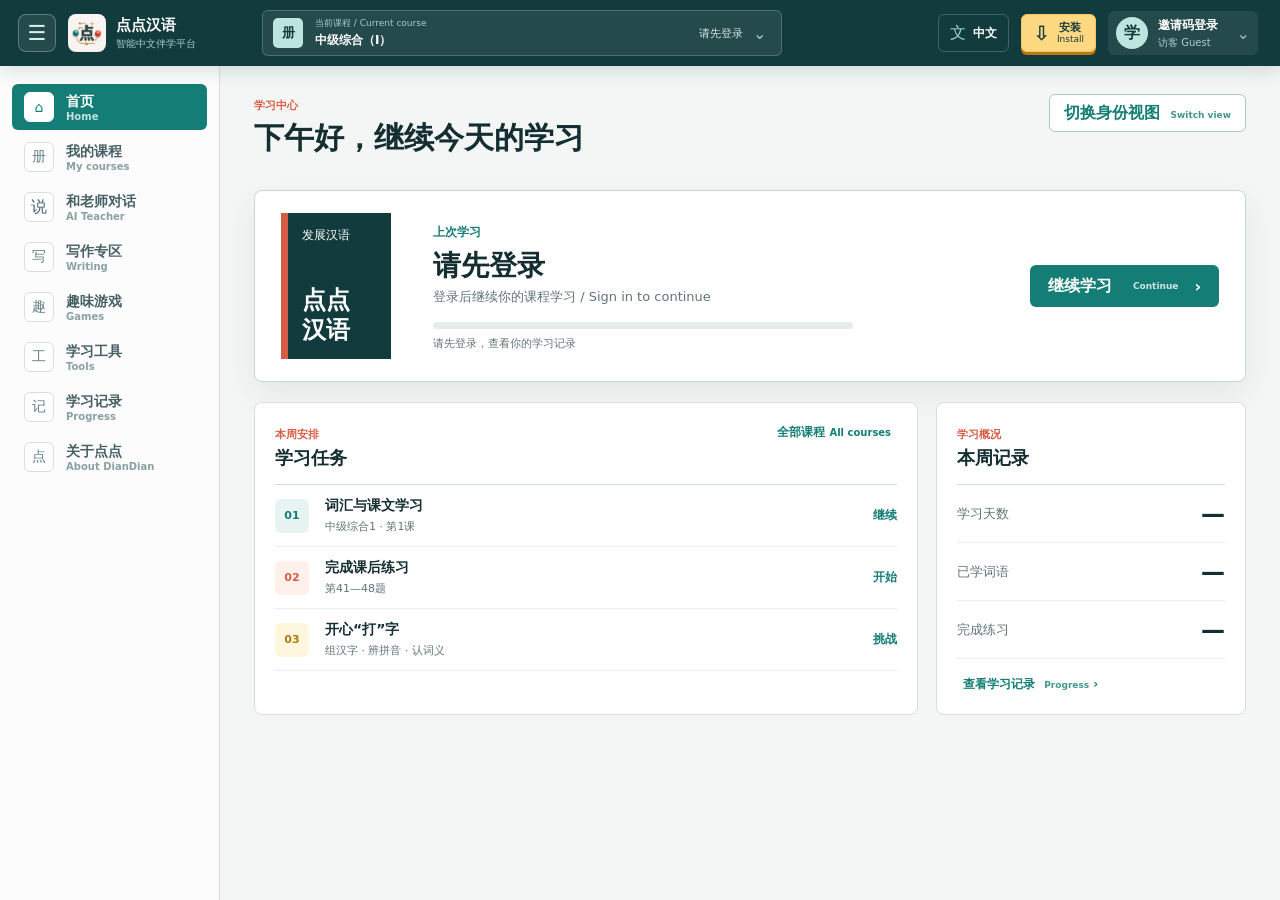
<file: index.html>
<!doctype html>
<html lang="zh-CN">
<head>
  <meta charset="utf-8">
  <meta name="viewport" content="width=device-width, initial-scale=1">
  <meta name="theme-color" content="#f5f7f4">
  <title>点点汉语 · 智能中文伴学平台</title>
  <link rel="manifest" href="manifest.webmanifest">
  <link rel="icon" type="image/png" sizes="32x32" href="icons/favicon-32.png">
  <link rel="apple-touch-icon" href="icons/apple-touch-icon-180.png">
  <script>
    window.location.replace("modules/learning-hub/");
  </script>
  <noscript><meta http-equiv="refresh" content="0; url=modules/learning-hub/"></noscript>
</head>
<body>
  <p><a href="modules/learning-hub/">进入点点汉语学习中心</a></p>
</body>
</html>
</file>
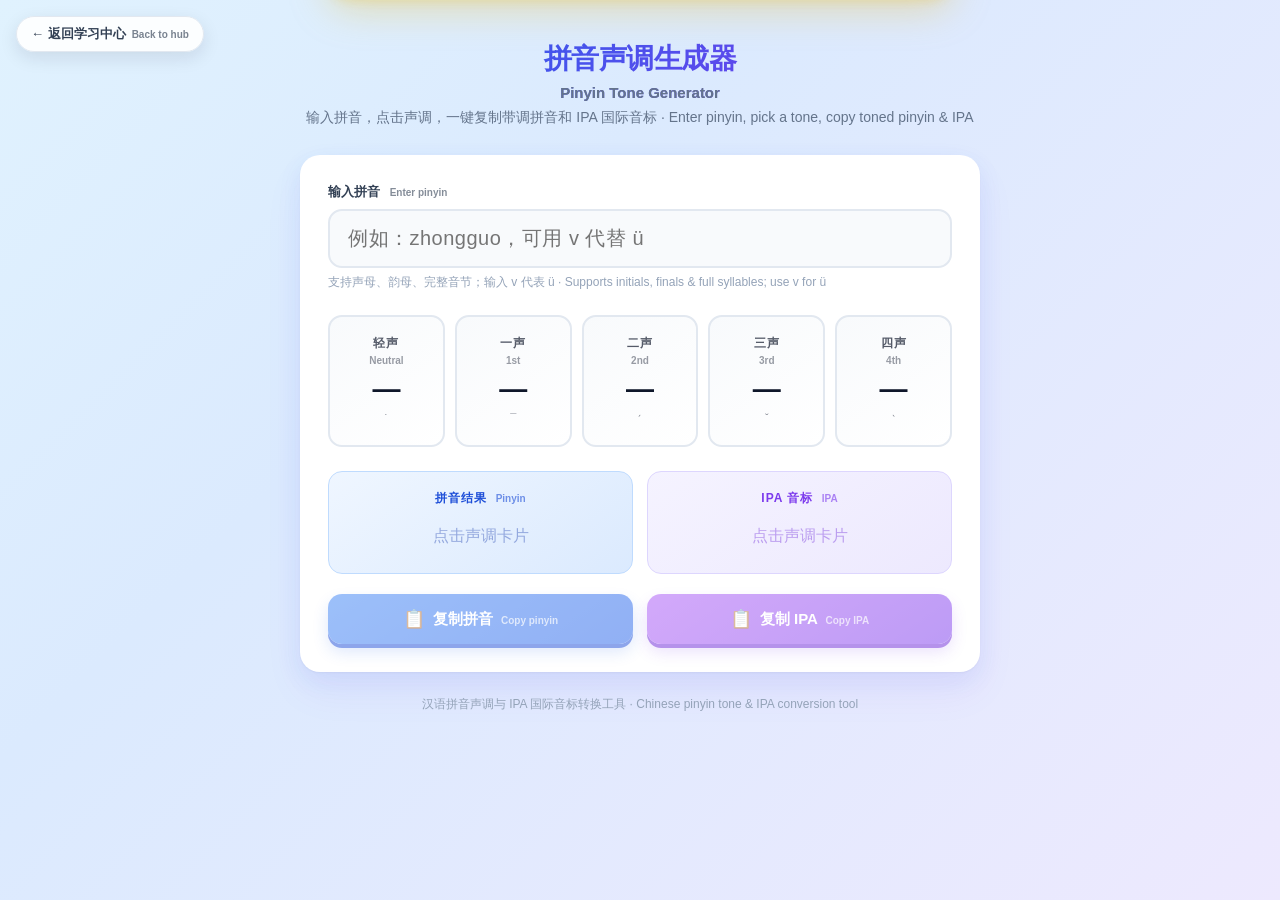
<file: modules/index.html>
<!DOCTYPE html>
<html lang="zh-CN">
<head>
<meta charset="UTF-8">
<meta name="viewport" content="width=device-width, initial-scale=1.0">
<meta name="creative-medium" content="interactive-prototype">
<title>拼音声调生成器</title>
<style>
  * { box-sizing: border-box; margin: 0; padding: 0; }

  body {
    font-family: -apple-system, BlinkMacSystemFont, "Segoe UI", "PingFang SC",
                 "Hiragino Sans GB", "Microsoft YaHei", "Helvetica Neue", Helvetica,
                 Arial, sans-serif;
    min-height: 100vh;
    background: linear-gradient(135deg, #e0f2fe 0%, #dbeafe 35%, #ede9fe 100%);
    color: #0f172a;
    display: flex;
    justify-content: center;
    align-items: flex-start;
    padding: 40px 16px 80px;
  }

  .app {
    width: 100%;
    max-width: 680px;
  }

  h1 {
    font-size: 28px;
    font-weight: 700;
    text-align: center;
    margin-bottom: 8px;
    background: linear-gradient(135deg, #2563eb, #7c3aed);
    -webkit-background-clip: text;
    background-clip: text;
    -webkit-text-fill-color: transparent;
    letter-spacing: -0.5px;
  }

  .subtitle {
    text-align: center;
    color: #64748b;
    font-size: 14px;
    margin-bottom: 28px;
  }

  .card {
    background: #ffffff;
    border-radius: 20px;
    padding: 28px;
    box-shadow:
      0 1px 2px rgba(15, 23, 42, 0.04),
      0 8px 24px rgba(37, 99, 235, 0.08),
      0 20px 40px rgba(124, 58, 237, 0.06);
  }

  /* 输入区 */
  .input-row {
    position: relative;
    margin-bottom: 24px;
  }

  .input-row label {
    display: block;
    font-size: 13px;
    font-weight: 600;
    color: #334155;
    margin-bottom: 8px;
  }

  #pinyinInput {
    width: 100%;
    padding: 16px 18px;
    font-size: 20px;
    font-weight: 500;
    border: 2px solid #e2e8f0;
    border-radius: 14px;
    outline: none;
    transition: all 0.2s ease;
    background: #f8fafc;
    color: #0f172a;
    letter-spacing: 0.5px;
  }

  #pinyinInput:focus {
    border-color: #3b82f6;
    background: #ffffff;
    box-shadow: 0 0 0 4px rgba(59, 130, 246, 0.15);
  }

  .input-hint {
    font-size: 12px;
    color: #94a3b8;
    margin-top: 6px;
  }

  /* 声调卡片 */
  .tones-row {
    display: grid;
    grid-template-columns: repeat(5, 1fr);
    gap: 10px;
    margin-bottom: 24px;
  }

  .tone-card {
    background: linear-gradient(145deg, #f8fafc, #ffffff);
    border: 2px solid #e2e8f0;
    border-radius: 14px;
    padding: 18px 8px;
    text-align: center;
    cursor: pointer;
    transition: all 0.25s cubic-bezier(0.4, 0, 0.2, 1);
    user-select: none;
    position: relative;
  }

  .tone-card:hover {
    transform: translateY(-4px);
    box-shadow:
      0 8px 20px rgba(59, 130, 246, 0.18),
      0 4px 8px rgba(15, 23, 42, 0.06);
    border-color: #93c5fd;
  }

  .tone-card:active {
    transform: translateY(-1px);
  }

  .tone-card.active {
    background: linear-gradient(145deg, #3b82f6, #2563eb);
    border-color: #2563eb;
    color: #ffffff;
    box-shadow:
      0 8px 20px rgba(37, 99, 235, 0.4),
      0 0 0 4px rgba(59, 130, 246, 0.2);
  }

  .tone-label {
    font-size: 12px;
    font-weight: 600;
    opacity: 0.7;
    margin-bottom: 6px;
    letter-spacing: 1px;
  }

  .tone-mark {
    font-size: 28px;
    font-weight: 700;
    line-height: 1.2;
    min-height: 36px;
    word-break: break-all;
  }

  .tone-number {
    font-size: 11px;
    opacity: 0.5;
    margin-top: 4px;
  }

  /* 结果区 */
  .results {
    display: grid;
    grid-template-columns: 1fr 1fr;
    gap: 14px;
    margin-bottom: 20px;
  }

  .result-box {
    border-radius: 14px;
    padding: 18px;
    min-height: 100px;
    display: flex;
    flex-direction: column;
    justify-content: center;
    align-items: center;
    border: 1.5px solid transparent;
  }

  .result-pinyin {
    background: linear-gradient(145deg, #eff6ff, #dbeafe);
    border-color: #bfdbfe;
  }

  .result-ipa {
    background: linear-gradient(145deg, #f5f3ff, #ede9fe);
    border-color: #ddd6fe;
  }

  .result-label {
    font-size: 12px;
    font-weight: 600;
    margin-bottom: 8px;
    letter-spacing: 1px;
  }

  .result-pinyin .result-label { color: #1d4ed8; }
  .result-ipa .result-label { color: #7c3aed; }

  .result-value {
    font-size: 28px;
    font-weight: 700;
    text-align: center;
    word-break: break-all;
    min-height: 40px;
    line-height: 1.2;
  }

  .result-pinyin .result-value { color: #1e40af; }
  .result-ipa .result-value { color: #6d28d9; }

  .result-placeholder {
    font-size: 16px;
    font-weight: 400;
    opacity: 0.4;
  }

  /* 复制按钮 */
  .copy-row {
    display: grid;
    grid-template-columns: 1fr 1fr;
    gap: 14px;
  }

  .btn {
    padding: 14px 20px;
    border: none;
    border-radius: 14px;
    font-size: 15px;
    font-weight: 600;
    cursor: pointer;
    transition: all 0.25s cubic-bezier(0.4, 0, 0.2, 1);
    display: flex;
    align-items: center;
    justify-content: center;
    gap: 8px;
    position: relative;
    color: #ffffff;
  }

  .btn-pinyin {
    background: linear-gradient(145deg, #3b82f6, #2563eb);
    box-shadow:
      0 4px 0 #1d4ed8,
      0 8px 16px rgba(37, 99, 235, 0.3);
  }

  .btn-pinyin:hover {
    transform: translateY(-2px);
    box-shadow:
      0 6px 0 #1d4ed8,
      0 12px 24px rgba(37, 99, 235, 0.4);
  }

  .btn-pinyin:active {
    transform: translateY(2px);
    box-shadow:
      0 2px 0 #1d4ed8,
      0 4px 8px rgba(37, 99, 235, 0.3);
  }

  .btn-ipa {
    background: linear-gradient(145deg, #a855f7, #7c3aed);
    box-shadow:
      0 4px 0 #6d28d9,
      0 8px 16px rgba(124, 58, 237, 0.3);
  }

  .btn-ipa:hover {
    transform: translateY(-2px);
    box-shadow:
      0 6px 0 #6d28d9,
      0 12px 24px rgba(124, 58, 237, 0.4);
  }

  .btn-ipa:active {
    transform: translateY(2px);
    box-shadow:
      0 2px 0 #6d28d9,
      0 4px 8px rgba(124, 58, 237, 0.3);
  }

  .btn:disabled {
    opacity: 0.5;
    cursor: not-allowed;
    transform: none !important;
  }

  .btn-icon {
    font-size: 18px;
  }

  .btn.copied {
    background: linear-gradient(145deg, #10b981, #059669) !important;
    box-shadow:
      0 4px 0 #047857,
      0 8px 16px rgba(16, 185, 129, 0.3) !important;
  }

  /* 规则提示浮层 */
  .rule-banner {
    position: fixed;
    top: 20px;
    left: 50%;
    transform: translate(-50%, -120%);
    width: calc(100% - 32px);
    max-width: 620px;
    background: linear-gradient(135deg, #fef3c7 0%, #fde68a 50%, #fcd34d 100%);
    border-radius: 18px;
    padding: 22px 52px 22px 24px;
    box-shadow:
      0 10px 40px rgba(234, 179, 8, 0.35),
      0 4px 12px rgba(234, 179, 8, 0.2);
    z-index: 1000;
    transition: transform 0.5s cubic-bezier(0.34, 1.56, 0.64, 1);
    border: 2px solid rgba(251, 191, 36, 0.6);
  }

  .rule-banner.show {
    transform: translate(-50%, 0);
  }

  .rule-close {
    position: absolute;
    top: 12px;
    right: 12px;
    width: 32px;
    height: 32px;
    border: none;
    background: rgba(255, 255, 255, 0.7);
    border-radius: 50%;
    font-size: 18px;
    cursor: pointer;
    display: flex;
    align-items: center;
    justify-content: center;
    color: #92400e;
    font-weight: 700;
    transition: all 0.2s;
  }

  .rule-close:hover {
    background: #ffffff;
    transform: rotate(90deg);
  }

  .rule-title {
    font-size: 18px;
    font-weight: 700;
    color: #92400e;
    margin-bottom: 8px;
  }

  .rule-content {
    font-size: 15px;
    line-height: 1.6;
    color: #78350f;
    margin-bottom: 10px;
  }

  .rule-mnemonic {
    background: rgba(255, 255, 255, 0.6);
    border-radius: 10px;
    padding: 10px 14px;
    font-size: 14px;
    color: #92400e;
    font-weight: 500;
    font-style: italic;
    display: flex;
    align-items: flex-start;
    gap: 8px;
  }

  .rule-mnemonic::before {
    content: "💡";
    font-style: normal;
    flex-shrink: 0;
  }

  /* 语言切换 */
  .lang-switch {
    position: absolute;
    top: 12px;
    right: 52px;
  }

  .lang-btn {
    padding: 6px 12px;
    font-size: 13px;
    font-weight: 600;
    background: rgba(255, 255, 255, 0.7);
    border: 1.5px solid rgba(217, 119, 6, 0.3);
    border-radius: 8px;
    color: #92400e;
    cursor: pointer;
    display: flex;
    align-items: center;
    gap: 4px;
    transition: all 0.2s;
  }

  .lang-btn:hover {
    background: #ffffff;
    border-color: #d97706;
  }

  .lang-arrow {
    font-size: 10px;
    opacity: 0.6;
  }

  .lang-dropdown {
    position: absolute;
    top: calc(100% + 6px);
    right: 0;
    background: #ffffff;
    border-radius: 10px;
    box-shadow: 0 10px 30px rgba(0, 0, 0, 0.15);
    padding: 6px;
    min-width: 160px;
    max-height: 320px;
    overflow-y: auto;
    z-index: 1001;
    display: none;
  }

  .lang-dropdown.show { display: block; }

  .lang-option {
    padding: 8px 12px;
    font-size: 14px;
    border-radius: 6px;
    cursor: pointer;
    color: #334155;
    transition: all 0.15s;
  }

  .lang-option:hover {
    background: #f1f5f9;
  }

  .lang-option.active {
    background: #fef3c7;
    color: #92400e;
    font-weight: 600;
  }

  /* 页脚 */
  .footer {
    text-align: center;
    color: #94a3b8;
    font-size: 12px;
    margin-top: 24px;
  }

  /* 响应式 */
  @media (max-width: 520px) {
    body { padding: 24px 12px 60px; }
    h1 { font-size: 22px; }
    .card { padding: 20px 16px; }
    .tone-card { padding: 14px 4px; }
    .tone-mark { font-size: 22px; min-height: 30px; }
    .tone-label { font-size: 10px; }
    .result-value { font-size: 22px; }
    .results { grid-template-columns: 1fr; }
    .result-box { min-height: 80px; padding: 14px; }
    .btn { padding: 12px 16px; font-size: 14px; }
    .rule-banner { padding: 18px 46px 18px 18px; }
    .rule-title { font-size: 15px; }
    .rule-content { font-size: 13px; }
    .rule-mnemonic { font-size: 12px; }
    .lang-switch { right: 44px; }
    .lang-btn { padding: 5px 10px; font-size: 12px; }
  }

  /* ---- 学习中心集成 & 双语美化 ---- */
  .back-home { position: fixed; top: 16px; left: 16px; z-index: 30; display: inline-flex; align-items: center; gap: 6px; padding: 8px 14px; background: rgba(255,255,255,.9); backdrop-filter: blur(8px); border: 1px solid #e2e8f0; border-radius: 999px; color: #334155; text-decoration: none; font-size: 13px; font-weight: 600; box-shadow: 0 6px 18px rgba(15,23,42,.1); }
  .back-home small { font-size: 10px; font-weight: 600; opacity: .65; }
  .back-home:hover { color: #2563eb; border-color: #bfdbfe; }
  h1 small { display: block; margin-top: 6px; font-size: 15px; font-weight: 600; letter-spacing: 0; background: none; -webkit-background-clip: initial; background-clip: initial; -webkit-text-fill-color: #64748b; }
  .input-row label small { font-size: 10px; font-weight: 600; opacity: .6; margin-left: 6px; }
  .tone-label small { display: block; margin: 3px 0 0; font-size: 10px; font-weight: 600; opacity: .6; letter-spacing: 0; }
  .result-label small { font-size: 10px; font-weight: 600; opacity: .6; margin-left: 4px; letter-spacing: 0; }
  .btn-text small { font-size: 10px; font-weight: 600; opacity: .7; margin-left: 4px; }
  @media (max-width: 600px) {
    .back-home { top: 10px; left: 10px; padding: 6px 10px; font-size: 12px; }
  }

</style>
</head>
<body>
  <a class="back-home" href="../learning-hub/">← 返回学习中心<small>Back to hub</small></a>
  <div class="app">
    <h1>拼音声调生成器<small>Pinyin Tone Generator</small></h1>
    <p class="subtitle">输入拼音，点击声调，一键复制带调拼音和 IPA 国际音标 · Enter pinyin, pick a tone, copy toned pinyin &amp; IPA</p>

    <div class="card">
      <div class="input-row">
        <label for="pinyinInput">输入拼音 <small>Enter pinyin</small></label>
        <input id="pinyinInput" type="text" placeholder="例如：zhongguo，可用 v 代替 ü" autocomplete="off" spellcheck="false">
        <div class="input-hint">支持声母、韵母、完整音节；输入 v 代表 ü · Supports initials, finals &amp; full syllables; use v for ü</div>
      </div>

      <div class="tones-row" id="tonesRow">
        <div class="tone-card" data-tone="0">
          <div class="tone-label">轻声<small>Neutral</small></div>
          <div class="tone-mark" id="tone0">—</div>
          <div class="tone-number">˙</div>
        </div>
        <div class="tone-card" data-tone="1">
          <div class="tone-label">一声<small>1st</small></div>
          <div class="tone-mark" id="tone1">—</div>
          <div class="tone-number">¯</div>
        </div>
        <div class="tone-card" data-tone="2">
          <div class="tone-label">二声<small>2nd</small></div>
          <div class="tone-mark" id="tone2">—</div>
          <div class="tone-number">ˊ</div>
        </div>
        <div class="tone-card" data-tone="3">
          <div class="tone-label">三声<small>3rd</small></div>
          <div class="tone-mark" id="tone3">—</div>
          <div class="tone-number">ˇ</div>
        </div>
        <div class="tone-card" data-tone="4">
          <div class="tone-label">四声<small>4th</small></div>
          <div class="tone-mark" id="tone4">—</div>
          <div class="tone-number">ˋ</div>
        </div>
      </div>

      <div class="results">
        <div class="result-box result-pinyin">
          <div class="result-label">拼音结果 <small>Pinyin</small></div>
          <div class="result-value" id="pinyinResult"><span class="result-placeholder">点击声调卡片</span></div>
        </div>
        <div class="result-box result-ipa">
          <div class="result-label">IPA 音标 <small>IPA</small></div>
          <div class="result-value" id="ipaResult"><span class="result-placeholder">点击声调卡片</span></div>
        </div>
      </div>

      <div class="copy-row">
        <button class="btn btn-pinyin" id="copyPinyinBtn" disabled>
          <span class="btn-icon">📋</span>
          <span class="btn-text">复制拼音 <small>Copy pinyin</small></span>
        </button>
        <button class="btn btn-ipa" id="copyIpaBtn" disabled>
          <span class="btn-icon">📋</span>
          <span class="btn-text">复制 IPA <small>Copy IPA</small></span>
        </button>
      </div>
    </div>

    <div class="footer">汉语拼音声调与 IPA 国际音标转换工具 · Chinese pinyin tone &amp; IPA conversion tool</div>
  </div>

  <!-- 规则提示浮层 -->
  <div class="rule-banner" id="ruleBanner">
    <button class="rule-close" id="ruleClose">×</button>
    <div class="lang-switch">
      <button class="lang-btn" id="langBtn">中文 <span class="lang-arrow">▼</span></button>
      <div class="lang-dropdown" id="langDropdown"></div>
    </div>
    <div class="rule-title" id="ruleTitle">规则提示</div>
    <div class="rule-content" id="ruleContent"></div>
    <div class="rule-mnemonic" id="ruleMnemonic"></div>
  </div>

<script>
(function() {
  'use strict';

  // ============== 拼音声调数据 ==============
  // 带调字符映射：原字符 -> [轻声, 一声, 二声, 三声, 四声]
  const TONE_MAP = {
    'a': ['a', 'ā', 'á', 'ǎ', 'à'],
    'o': ['o', 'ō', 'ó', 'ǒ', 'ò'],
    'e': ['e', 'ē', 'é', 'ě', 'è'],
    'i': ['i', 'ī', 'í', 'ǐ', 'ì'],
    'u': ['u', 'ū', 'ú', 'ǔ', 'ù'],
    'ü': ['ü', 'ǖ', 'ǘ', 'ǚ', 'ǜ'],
    'v': ['ü', 'ǖ', 'ǘ', 'ǚ', 'ǜ'],
    'A': ['A', 'Ā', 'Á', 'Ǎ', 'À'],
    'O': ['O', 'Ō', 'Ó', 'Ǒ', 'Ò'],
    'E': ['E', 'Ē', 'É', 'Ě', 'È'],
    'I': ['I', 'Ī', 'Í', 'Ǐ', 'Ì'],
    'U': ['U', 'Ū', 'Ú', 'Ǔ', 'Ù'],
    'Ü': ['Ü', 'Ǖ', 'Ǘ', 'Ǚ', 'Ǜ'],
    'V': ['Ü', 'Ǖ', 'Ǘ', 'Ǚ', 'Ǜ'],
  };

  // IPA 调值上标数字
  const IPA_TONE = ['', '⁵⁵', '³⁵', '²¹⁴', '⁵¹'];

  // ============== 标调规则 ==============
  // 找到应标调的元音位置
  function findToneVowel(pinyin) {
    // pinyin 是不带调的拼音字符串（小写，v 已转 ü）
    // 规则：有 a 标 a，无 a 找 o/e，i/u 并列标在后，i 上标调去点
    const vowels = 'aeoiuü';
    // 特殊：er
    if (pinyin === 'er') return 0;

    let aIdx = pinyin.indexOf('a');
    if (aIdx >= 0) return aIdx;

    let oIdx = pinyin.indexOf('o');
    let eIdx = pinyin.indexOf('e');
    if (oIdx >= 0 && eIdx >= 0) return Math.min(oIdx, eIdx);
    if (oIdx >= 0) return oIdx;
    if (eIdx >= 0) return eIdx;

    // i / u / ü 找最后一个出现的
    let lastVowelIdx = -1;
    for (let i = pinyin.length - 1; i >= 0; i--) {
      if (vowels.indexOf(pinyin[i]) >= 0) {
        lastVowelIdx = i;
        break;
      }
    }
    return lastVowelIdx;
  }

  // 在给定拼音上标声调
  function applyTone(pinyin, tone) {
    if (!pinyin) return '';
    if (tone === 0) return pinyin; // 轻声不标调

    // 先处理 ü 的省写：j/q/x/y 后的 ü 写成 u（带调也带 u 的调号）
    // 但我们在标调时保持原始 ü，输出时再按规则转换
    const toneIdx = findToneVowel(pinyin);
    if (toneIdx < 0) return pinyin;

    const vowel = pinyin[toneIdx];
    const toneChar = TONE_MAP[vowel];
    if (!toneChar) return pinyin;

    return pinyin.slice(0, toneIdx) + toneChar[tone] + pinyin.slice(toneIdx + 1);
  }

  // 应用 ü 省写规则：j/q/x/y 后的 ü 写成 u
  function applyUmLautRule(pinyin) {
    // pinyin 可以带调或不带调
    // j/q/x/y + ü/ǖ/ǘ/ǚ/ǜ -> u/ū/ú/ǔ/ù
    const umlautToU = {
      'ü': 'u', 'ǖ': 'ū', 'ǘ': 'ú', 'ǚ': 'ǔ', 'ǜ': 'ù',
      'Ü': 'U', 'Ǖ': 'Ū', 'Ǘ': 'Ú', 'Ǚ': 'Ǔ', 'Ǜ': 'Ù',
    };

    let result = '';
    for (let i = 0; i < pinyin.length; i++) {
      const ch = pinyin[i];
      if (umlautToU[ch]) {
        // 看前面的声母是否是 j q x y
        const initial = pinyin.slice(0, i);
        if (/[jqx]$/.test(initial) || initial === 'y') {
          result += umlautToU[ch];
          continue;
        }
      }
      result += ch;
    }
    return result;
  }

  // ============== 拼音解析 ==============
  // 声母表
  const INITIALS = ['zh', 'ch', 'sh', 'b', 'p', 'm', 'f', 'd', 't', 'n', 'l',
                    'g', 'k', 'h', 'j', 'q', 'x', 'r', 'z', 'c', 's', 'y', 'w'];

  // 韵母表（按长度降序，便于匹配）
  const FINALS = [
    'iang', 'iong', 'uang', 'ueng',
    'iao', 'iou', 'ian', 'ing', 'ang', 'eng', 'ong',
    'uai', 'uei', 'uan', 'uen',
    'ai', 'ei', 'ao', 'ou', 'an', 'en',
    'ia', 'ie', 'in',
    'ua', 'uo', 'üe', 'ün',
    'üan',
    'a', 'o', 'e', 'i', 'u', 'ü', 'er'
  ];

  // 解析拼音为 [声母, 韵母]
  function parsePinyin(input) {
    if (!input) return { initial: '', final: '', original: '' };

    let s = input.trim().toLowerCase();
    // v -> ü
    s = s.replace(/v/g, 'ü').replace(/V/g, 'Ü');

    const original = s;

    // 先找声母
    let initial = '';
    let rest = s;

    // 零声母 y/w 规范化
    // yi -> i, yu -> ü, ye -> ie, yue -> üe, yuan -> üan, yun -> ün
    // y + 其他 -> i + 韵母
    // wu -> u, w + 其他 -> u + 韵母
    let isZeroInitial = false;

    if (s.startsWith('y')) {
      isZeroInitial = true;
      if (s === 'yi') { rest = 'i'; }
      else if (s === 'yu') { rest = 'ü'; }
      else if (s === 'ye') { rest = 'ie'; }
      else if (s === 'yue') { rest = 'üe'; }
      else if (s === 'yuan') { rest = 'üan'; }
      else if (s === 'yun') { rest = 'ün'; }
      else if (s.startsWith('y')) { rest = 'i' + s.slice(1); }
      initial = 'y';
    } else if (s.startsWith('w')) {
      isZeroInitial = true;
      if (s === 'wu') { rest = 'u'; }
      else if (s.startsWith('w')) { rest = 'u' + s.slice(1); }
      initial = 'w';
    } else {
      // 正常声母匹配（双字母优先）
      for (const init of ['zh', 'ch', 'sh']) {
        if (s.startsWith(init)) {
          initial = init;
          rest = s.slice(init.length);
          break;
        }
      }
      if (!initial) {
        for (const init of INITIALS) {
          if (s.startsWith(init) && init !== 'y' && init !== 'w') {
            initial = init;
            rest = s.slice(init.length);
            break;
          }
        }
      }
      // 如果没找到声母，可能是零声母（直接是韵母）
      if (!initial) {
        isZeroInitial = true;
        rest = s;
      }
    }

    // 匹配韵母
    let final = '';
    for (const f of FINALS) {
      if (rest === f) {
        final = f;
        break;
      }
    }

    // 如果没匹配到韵母，整个 rest 当作韵母（可能是部分输入）
    if (!final) {
      final = rest;
    }

    return {
      initial: initial,
      final: final,
      original: original,
      isZeroInitial: isZeroInitial
    };
  }

  // ============== IPA 转写 ==============
  const IPA_INITIALS = {
    'b': 'p', 'p': 'pʰ', 'm': 'm', 'f': 'f',
    'd': 't', 't': 'tʰ', 'n': 'n', 'l': 'l',
    'g': 'k', 'k': 'kʰ', 'h': 'x',
    'j': 'tɕ', 'q': 'tɕʰ', 'x': 'ɕ',
    'zh': 'ʈʂ', 'ch': 'ʈʂʰ', 'sh': 'ʂ', 'r': 'ʐ',
    'z': 'ts', 'c': 'tsʰ', 's': 's',
  };

  const IPA_FINALS = {
    'a': 'a', 'o': 'o', 'e': 'ɤ',
    'i': 'i', 'u': 'u', 'ü': 'y',
    'ai': 'ai', 'ei': 'ei', 'ao': 'au', 'ou': 'ou',
    'an': 'an', 'en': 'ən', 'ang': 'aŋ', 'eng': 'əŋ', 'ong': 'ʊŋ',
    'ia': 'ia', 'ie': 'iɛ', 'iao': 'iau', 'iou': 'iou',
    'ian': 'iɛn', 'in': 'in', 'iang': 'iaŋ', 'ing': 'iŋ', 'iong': 'iʊŋ',
    'ua': 'ua', 'uo': 'uo', 'uai': 'uai', 'uei': 'uei',
    'uan': 'uan', 'uen': 'uən', 'uang': 'uaŋ', 'ueng': 'uəŋ',
    'üe': 'yɛ', 'üan': 'yɛn', 'ün': 'yn',
    'er': 'ɐɻ',
  };

  function toIPA(parsed, tone) {
    let { initial, final } = parsed;
    if (!initial && !final) return '';

    let ipaInitial = '';
    let ipaFinal = '';

    // 声母
    if (initial && initial !== 'y' && initial !== 'w') {
      ipaInitial = IPA_INITIALS[initial] || initial;
    }

    // 韵母 - 特殊情况
    // zhi/chi/shi/ri 的 i -> ʅ
    // zi/ci/si 的 i -> ɿ
    if (['zh', 'ch', 'sh', 'r'].indexOf(initial) >= 0 && final === 'i') {
      ipaFinal = 'ʅ';
    } else if (['z', 'c', 's'].indexOf(initial) >= 0 && final === 'i') {
      ipaFinal = 'ɿ';
    } else {
      ipaFinal = IPA_FINALS[final] || final;
    }

    // bo/po/mo/fo 的 o -> [uo]
    if (['b', 'p', 'm', 'f'].indexOf(initial) >= 0 && final === 'o') {
      ipaFinal = 'uo';
    }

    const toneMark = IPA_TONE[tone] || '';
    const result = ipaInitial + ipaFinal + toneMark;
    return result ? '[' + result + ']' : '';
  }

  // ============== 规则提示 ==============
  const RULES = {
    'jqx_uv': {
      zh: {
        title: 'ü 省写规则',
        content: 'j / q / x 与 ü 相拼时，ü 上两点省略，写作 u（带调也写作 ū ú ǔ ù），但读音仍为 ü [y]。',
        mnemonic: 'j q x y 真淘气，见到鱼眼就挖去；只有 n l 不敢惹，鱼眼保留才清晰。'
      },
      en: {
        title: 'Ü Omission Rule',
        content: 'When j/q/x are followed by ü, the two dots on ü are omitted and written as u (with tone marks as ū ú ǔ ù), but the pronunciation is still ü [y].',
        mnemonic: 'j q x y are naughty, they dig out the fish eyes; only n l dare not, keep the dots clear.'
      },
      fr: {
        title: "Règle d'omission du ü",
        content: "Quand j/q/x sont suivis de ü, les deux points de ü sont omis et s'écrivent u (avec les tons comme ū ú ǔ ù), mais la prononciation reste ü [y].",
        mnemonic: "j q x y sont méchants, ils enlèvent les yeux du poisson ; seuls n l n'osent pas, gardent les points clairs."
      },
      th: {
        title: 'กฎการละไว้ของ ü',
        content: 'เมื่อ j/q/x ตามด้วย ü จุดสองจุดบน ü จะถูกละไว้และเขียนเป็น u (มีเครื่องหมายวรรณยุกต์เป็น ū ú ǔ ù) แต่การออกยังคงเป็น ü [y]',
        mnemonic: 'j q x y ซนมาก ขุดตาปลาออก; เฉพาะ n l ที่ไม่กล้า เก็บจุดไว้ให้ชัดเจน'
      },
      lo: {
        title: 'ກົດລະບຽບການລະບາຍ ü',
        content: 'ເມື່ອ j/q/x ຕິດຕາມດ້ວຍ ü ຈຸດສອງຈຸດເທິງ ü ຈະຖືກລະບາຍ ແລະ ຂຽນເປັນ u (ມີເຄື່ອງໝາຍວັນນະຍຸດເປັນ ū ú ǔ ù) ແຕ່ການອອກຍັງຄື ü [y]',
        mnemonic: 'j q x y ສະຫຼາດຫຼາຍ, ຂຸນຕາປາອອກ; ພຽງແຕ່ n l ທີ່ບໍ່ກ້າ, ເກັບຈຸດໄວ້ໃຫ້ຊັດເຈນ'
      },
      vi: {
        title: 'Quy tắc lược dấu ü',
        content: 'Khi j/q/x đi kèm với ü, hai dấu chấm trên ü bị lược bỏ và viết thành u (có dấu thanh là ū ú ǔ ù), nhưng cách phát âm vẫn là ü [y].',
        mnemonic: 'j q x y nghịch ngợm, móc mắt cá ra; chỉ có n l không dám, giữ dấu rõ ràng.'
      },
      id: {
        title: 'Aturan Penghilangan ü',
        content: 'Ketika j/q/x diikuti oleh ü, dua titik pada ü dihilangkan dan ditulis sebagai u (dengan nada ū ú ǔ ù), tetapi pengucapannya tetap ü [y].',
        mnemonic: 'j q x y nakal, gali mata ikan; hanya n l yang tidak berani, simpan titik dengan jelas.'
      },
      ms: {
        title: 'Peraturan Penghapusan ü',
        content: 'Apabila j/q/x diikuti oleh ü, dua titik pada ü dipadamkan dan ditulis sebagai u (dengan nada ū ú ǔ ù), tetapi sebutan masih ü [y].',
        mnemonic: 'j q x y nakal, gali mata ikan; hanya n l yang tidak berani, simpan titik dengan jelas.'
      },
      ru: {
        title: 'Правило опускания ü',
        content: 'Когда j/q/x сопровождаются ü, две точки на ü опускаются и пишутся как u (с тонами ū ú ǔ ù), но произношение остаётся ü [y].',
        mnemonic: 'j q x y озорные, выкапывают глаза рыбе; только n l не смеют, точки сохраняют ясными.'
      },
      es: {
        title: 'Regla de omisión de ü',
        content: 'Cuando j/q/x van seguidos de ü, los dos puntos de ü se omiten y se escriben como u (con tonos ū ú ǔ ù), pero la pronunciación sigue siendo ü [y].',
        mnemonic: 'j q x y son traviesos, le sacan los ojos al pez; solo n l no se atreven, mantienen los puntos claros.'
      },
      ja: {
        title: 'ü 省略の規則',
        content: 'j/q/x の後に ü が続く場合、ü の2つの点は省略され u（声付きで ū ú ǔ ù）と書かれますが、発音は依然として ü [y] です。',
        mnemonic: 'j q x y はいたずら者、魚の目を掘り出す；n l だけは怖くて、点をはっきり残す。'
      },
      ko: {
        title: 'ü 생략 규칙',
        content: 'j/q/x 뒤에 ü가 올 때 ü의 두 점을 생략하고 u(성조 붙은 건 ū ú ǔ ù)로 쓰지만, 발음은 여전히 ü [y]입니다.',
        mnemonic: 'j q x y는 장난꾸러기, 물고기 눈을 파내요; n l만은 감히 못해, 점을 선명하게 남겨요.'
      }
    },
    'nl_uv': {
      zh: {
        title: 'ü 不省写规则',
        content: 'n / l 与 ü 相拼时，ü 上两点不能省略。因为 n / l 既可以拼 u 也可以拼 ü，省略后会混淆。',
        mnemonic: 'j q x y 真淘气，见到鱼眼就挖去；只有 n l 不敢惹，鱼眼保留才清晰。'
      },
      en: {
        title: 'Ü Non-Omission Rule',
        content: 'When n/l are followed by ü, the two dots on ü cannot be omitted. Because n/l can combine with both u and ü, omitting would cause confusion.',
        mnemonic: 'j q x y are naughty, they dig out the fish eyes; only n l dare not, keep the dots clear.'
      },
      fr: {
        title: "Règle de non-omission du ü",
        content: "Quand n/l sont suivis de ü, les deux points de ü ne peuvent pas être omis. Comme n/l peuvent se combiner avec u et ü, l'omission causerait de la confusion.",
        mnemonic: "j q x y sont méchants, ils enlèvent les yeux du poisson ; seuls n l n'osent pas, gardent les points clairs."
      },
      th: {
        title: 'กฎการไม่ละไว้ของ ü',
        content: 'เมื่อ n/l ตามด้วย ü จุดสองจุดบน ü ไม่สามารถละไว้ได้ เนื่องจาก n/l สามารถรวมกับ u และ ü ได้ การละไว้จะทำให้สับสน',
        mnemonic: 'j q x y ซนมาก ขุดตาปลาออก; เฉพาะ n l ที่ไม่กล้า เก็บจุดไว้ให้ชัดเจน'
      },
      lo: {
        title: 'ກົດລະບຽບການບໍ່ລະບາຍ ü',
        content: 'ເມື່ອ n/l ຕິດຕາມດ້ວຍ ü ຈຸດສອງຈຸດເທິງ ü ບໍ່ສາມາດລະບາຍໄດ້ ເພາະ n/l ສາມາດສົມທົບກັບ u ແລະ ü ໄດ້ ການລະບາຍຈະເຮັດໃຫ້ສັບສົນ',
        mnemonic: 'j q x y ສະຫຼາດຫຼາຍ, ຂຸນຕາປາອອກ; ພຽງແຕ່ n l ທີ່ບໍ່ກ້າ, ເກັບຈຸດໄວ້ໃຫ້ຊັດເຈນ'
      },
      vi: {
        title: 'Quy tắc không lược dấu ü',
        content: 'Khi n/l đi kèm với ü, hai dấu chấm trên ü không được lược bỏ. Vì n/l có thể kết hợp với cả u và ü, lược bỏ sẽ gây nhầm lẫn.',
        mnemonic: 'j q x y nghịch ngợm, móc mắt cá ra; chỉ có n l không dám, giữ dấu rõ ràng.'
      },
      id: {
        title: 'Aturan Tidak Menghilangkan ü',
        content: 'Ketika n/l diikuti oleh ü, dua titik pada ü tidak dapat dihilangkan. Karena n/l dapat bergabung dengan u dan ü, penghilangan akan menyebabkan kebingungan.',
        mnemonic: 'j q x y nakal, gali mata ikan; hanya n l yang tidak berani, simpan titik dengan jelas.'
      },
      ms: {
        title: 'Peraturan Tidak Memadamkan ü',
        content: 'Apabila n/l diikuti oleh ü, dua titik pada ü tidak boleh dipadamkan. Oleh kerana n/l boleh bergabung dengan u dan ü, pemadaman akan menyebabkan kekeliruan.',
        mnemonic: 'j q x y nakal, gali mata ikan; hanya n l yang tidak berani, simpan titik dengan jelas.'
      },
      ru: {
        title: 'Правило неопускания ü',
        content: 'Когда n/l сопровождаются ü, две точки на ü нельзя опускать. Поскольку n/l могут сочетаться и с u, и с ü, опущение вызовет путаницу.',
        mnemonic: 'j q x y озорные, выкапывают глаза рыбе; только n l не смеют, точки сохраняют ясными.'
      },
      es: {
        title: 'Regla de no omisión de ü',
        content: 'Cuando n/l van seguidos de ü, los dos puntos de ü no se pueden omitir. Como n/l pueden combinarse tanto con u como con ü, la omisión causaría confusión.',
        mnemonic: 'j q x y son traviesos, le sacan los ojos al pez; solo n l no se atreven, mantienen los puntos claros.'
      },
      ja: {
        title: 'ü 非省略の規則',
        content: 'n/l の後に ü が続く場合、ü の2つの点は省略できません。n/l は u とも ü とも組み合わせ可能なため、省略すると混同されます。',
        mnemonic: 'j q x y はいたずら者、魚の目を掘り出す；n l だけは怖くて、点をはっきり残す。'
      },
      ko: {
        title: 'ü 비생략 규칙',
        content: 'n/l 뒤에 ü가 올 때 ü의 두 점을 생략할 수 없습니다. n/l은 u와도 ü와도 결합할 수 있기 때문에 생략하면 혼란이 생깁니다.',
        mnemonic: 'j q x y는 장난꾸러기, 물고기 눈을 파내요; n l만은 감히 못해, 점을 선명하게 남겨요.'
      }
    },
    'iou_uei': {
      zh: {
        title: '省写规则：iou / uei / uen',
        content: 'iou、uei、uen 三个韵母在声母前时，中间的元音字母省略，分别写作 iu、ui、un。零声母（y / w 开头）不省略，仍写完整形式。',
        mnemonic: 'iou、uei、uen，声母在前省中间。'
      },
      en: {
        title: 'Omission Rule: iou / uei / uen',
        content: 'When the finals iou, uei, uen are preceded by an initial consonant, the middle vowel letter is omitted, written as iu, ui, un respectively. Zero initial (starting with y/w) is not omitted.',
        mnemonic: 'iou, uei, uen, with initial consonant, omit the middle.'
      },
      fr: {
        title: "Règle d'omission : iou / uei / uen",
        content: "Quand les finales iou, uei, uen sont précédées d'une initiale consonantique, la voyelle du milieu est omise, écrites respectivement iu, ui, un. L'initiale zéro (commençant par y/w) n'est pas omise.",
        mnemonic: "iou, uei, uen, avec initiale, omet le milieu."
      },
      th: {
        title: 'กฎการละไว้: iou / uei / uen',
        content: 'เมื่อสระ iou, uei, uen มีพยัญชนะต้นนำหน้า สระตัวกลางจะถูกละไว้ เขียนเป็น iu, ui, un ตามลำดับ พยัญชนะต้นศูนย์ (ขึ้นต้นด้วย y/w) ไม่ถูกละไว้',
        mnemonic: 'iou, uei, uen, มีต้นพยัญชนะ ละตัวกลาง'
      },
      lo: {
        title: 'ກົດລະບຽບການລະບາຍ: iou / uei / uen',
        content: 'ເມື່ອຕົວສະ iou, uei, uen ມີພະຍັນຊະນະຕົ້ນນໍາຫນ້າ ສະຕົວກາງຈະຖືກລະບາຍ ຂຽນເປັນ iu, ui, un ຕາມລໍາດັບ ພະຍັນຊະນະຕົ້ນສູນ (ເລີ່ມຕົ້ນດ້ວຍ y/w) ບໍ່ຖືກລະບາຍ',
        mnemonic: 'iou, uei, uen, ມີຕົ້ນພະຍັນຊະນະ, ລະຕົວກາງ'
      },
      vi: {
        title: 'Quy tắc lược bỏ: iou / uei / uen',
        content: 'Khi các vần iou, uei, uen đứng sau phụ âm đầu, nguyên âm ở giữa bị lược bỏ, viết thành iu, ui, un tương ứng. Vần không có phụ âm đầu (bắt đầu bằng y/w) không bị lược bỏ.',
        mnemonic: 'iou, uei, uen, có phụ âm đầu thì lược ở giữa.'
      },
      id: {
        title: 'Aturan Penghilangan: iou / uei / uen',
        content: 'Ketika kata akhir iou, uei, uen didahului oleh konsonan awal, vokal tengah dihilangkan, ditulis sebagai iu, ui, un. Awal nol (dimulai dengan y/w) tidak dihilangkan.',
        mnemonic: 'iou, uei, uen, dengan awal konsonan, hilangkan yang tengah.'
      },
      ms: {
        title: 'Peraturan Pemadaman: iou / uei / uen',
        content: 'Apabila akhiran iou, uei, uen didahului oleh konsonan awal, vokal tengah dipadamkan, ditulis sebagai iu, ui, un. Awal sifar (bermula dengan y/w) tidak dipadamkan.',
        mnemonic: 'iou, uei, uen, dengan awal konsonan, padam yang tengah.'
      },
      ru: {
        title: 'Правило опускания: iou / uei / uen',
        content: 'Когда финали iou, uei, uen предшествует начальный согласный, средняя гласная опускается, пишутся как iu, ui, un соответственно. Нулевой начальный (начинающийся с y/w) не опускается.',
        mnemonic: 'iou, uei, uen, с начальным согласным — опускай середину.'
      },
      es: {
        title: 'Regla de omisión: iou / uei / uen',
        content: 'Cuando las finales iou, uei, uen van precedidas de una consonante inicial, la vocal del medio se omite, escribiéndose como iu, ui, un respectivamente. La inicial cero (que empieza por y/w) no se omite.',
        mnemonic: 'iou, uei, uen, con inicial consonante, omite la del medio.'
      },
      ja: {
        title: '省略規則：iou / uei / uen',
        content: '韵母 iou、uei、uen の前に声母がある場合、中間の母音字を省略し、それぞれ iu、ui、un と書きます。零声母（y/w で始まる）は省略されません。',
        mnemonic: 'iou、uei、uen、声母ありは途中を省略。'
      },
      ko: {
        title: '생략 규칙: iou / uei / uen',
        content: '운모 iou, uei, uen 앞에 성모가 올 때 가운데 모음 글자를 생략하고 각각 iu, ui, un으로 씁니다. 영성모(y/w로 시작)는 생략하지 않습니다.',
        mnemonic: 'iou, uei, uen, 성모 앞이면 가운데를 생략해요.'
      }
    },
    'whole_read': {
      zh: {
        title: '整体认读音节：舌尖元音',
        content: 'zhi / chi / shi / ri / zi / ci / si 是整体认读音节。其中的 i 不读普通的 [i]，zh / ch / sh / r 后的 i 读舌尖后元音 [ʅ]，z / c / s 后的 i 读舌尖前元音 [ɿ]。',
        mnemonic: 'i 不读 [i]，舌尖元音要牢记。'
      },
      en: {
        title: 'Whole-Read Syllables: Apical Vowels',
        content: 'zhi / chi / shi / ri / zi / ci / si are whole-read syllables. The i in them is not pronounced as the regular [i]. After zh/ch/sh/r, i is the retroflex apical vowel [ʅ]; after z/c/s, i is the dental apical vowel [ɿ].',
        mnemonic: "i doesn't read [i], remember the apical vowels."
      },
      fr: {
        title: "Syllabes à lecture globale : voyelles apicales",
        content: "zhi / chi / shi / ri / zi / ci / si sont des syllabes à lecture globale. Le i qu'elles contiennent ne se prononce pas comme le [i] ordinaire. Après zh/ch/sh/r, i est la voyelle apicale rétrofléchie [ʅ] ; après z/c/s, i est la voyelle apicale dentale [ɿ].",
        mnemonic: "i ne se lit pas [i], souvenez-vous des voyelles apicales."
      },
      th: {
        title: 'พยางค์อ่านทั้งหมด: สระปลายลิ้น',
        content: 'zhi / chi / shi / ri / zi / ci / si เป็นพยางค์อ่านทั้งหมด i ในนั้นไม่ออกเสียงเป็น [i] ปกติ หลัง zh/ch/sh/r i เป็นสระปลายลิ้นหงาย [ʅ]; หลัง z/c/s i เป็นสระปลายลิ้นฟัน [ɿ]',
        mnemonic: 'i ไม่อ่าน [i], จำสระปลายลิ้นไว้'
      },
      lo: {
        title: 'ພະຍາງຄະນະອ່ານທັງໝົດ: ສະປາຍລີ້ນ',
        content: 'zhi / chi / shi / ri / zi / ci / si ເປັນພະຍາງຄະນະອ່ານທັງໝົດ i ໃນນັ້ນບໍ່ອອກສຽງເປັນ [i] ປົກກະຕິ ຫຼັງ zh/ch/sh/r i ເປັນສະປາຍລີ້ນເງື່ອຍ [ʅ]; ຫຼັງ z/c/s i ເປັນສະປາຍລີ້ນແຂ້ວ [ɿ]',
        mnemonic: 'i ບໍ່ອ່ານ [i], ຈໍາສະປາຍລີ້ນໄວ້'
      },
      vi: {
        title: 'Tiết đọc nguyên khối: nguyên âm đỉnh lưỡi',
        content: 'zhi / chi / shi / ri / zi / ci / si là các tiết đọc nguyên khối. Chữ i trong đó không đọc là [i] thông thường. Sau zh/ch/sh/r, i là nguyên âm đỉnh lưỡi gập [ʅ]; sau z/c/s, i là nguyên âm đỉnh lưỡi răng [ɿ].',
        mnemonic: 'i không đọc [i], hãy nhớ nguyên âm đỉnh lưỡi.'
      },
      id: {
        title: 'Suku Kata Baca Utuh: Vokal Apikal',
        content: 'zhi / chi / shi / ri / zi / ci / si adalah suku kata baca utuh. i di dalamnya tidak diucapkan sebagai [i] biasa. Setelah zh/ch/sh/r, i adalah vokal apikal retrofleks [ʅ]; setelah z/c/s, i adalah vokal apikal dental [ɿ].',
        mnemonic: 'i tidak dibaca [i], ingat vokal apikal.'
      },
      ms: {
        title: 'Suku Kata Baca Penuh: Vokal Apikal',
        content: 'zhi / chi / shi / ri / zi / ci / si adalah suku kata baca penuh. i di dalamnya tidak disebut sebagai [i] biasa. Selepas zh/ch/sh/r, i ialah vokal apikal retrofleks [ʅ]; selepas z/c/s, i ialah vokal apikal dental [ɿ].',
        mnemonic: 'i tidak dibaca [i], ingat vokal apikal.'
      },
      ru: {
        title: 'Цельночитаемые слоги: апикальные гласные',
        content: 'zhi / chi / shi / ri / zi / ci / si — цельночитаемые слоги. i в них не произносится как обычное [i]. После zh/ch/sh/r i — ретрофлексная апикальная гласная [ʅ]; после z/c/s i — зубная апикальная гласная [ɿ].',
        mnemonic: 'i не читается как [i], помни апикальные гласные.'
      },
      es: {
        title: 'Sílabas de lectura completa: vocales apicales',
        content: 'zhi / chi / shi / ri / zi / ci / si son sílabas de lectura completa. La i que contienen no se pronuncia como la [i] ordinaria. Después de zh/ch/sh/r, i es la vocal apical retrofleja [ʅ]; después de z/c/s, i es la vocal apical dental [ɿ].',
        mnemonic: 'i no se lee [i], recuerda las vocales apicales.'
      },
      ja: {
        title: '全体認読音節：舌尖母音',
        content: 'zhi / chi / shi / ri / zi / ci / si は全体認読音節です。これらの i は普通の [i] とは読みません。zh / ch / sh / r の後の i は舌尖後母音 [ʅ]、z / c / s の後の i は舌尖前母音 [ɿ] と読みます。',
        mnemonic: 'i は [i] と読まず、舌尖母音を忘れずに。'
      },
      ko: {
        title: '정체인독 음절: 설첨 모음',
        content: 'zhi / chi / shi / ri / zi / ci / si는 정체인독 음절입니다. 그 안의 i는 보통 [i]로 읽지 않습니다. zh/ch/sh/r 뒤의 i는 설첨후 모음 [ʅ]이고, z/c/s 뒤의 i는 설첨전 모음 [ɿ]입니다.',
        mnemonic: 'i는 [i]로 안 읽어요, 설첨 모음을 기억하세요.'
      }
    },
    'bo_po': {
      zh: {
        title: 'o 的实际读音',
        content: 'bo / po / mo / fo 这四个音节中，拼写的 o 实际读音为 [uo]。这是汉语拼音的一个拼写约定。',
        mnemonic: 'o 拼作 o，读成 [uo] 不会错。'
      },
      en: {
        title: 'Actual Pronunciation of o',
        content: 'In the four syllables bo / po / mo / fo, the written o is actually pronounced as [uo]. This is a spelling convention in Chinese pinyin.',
        mnemonic: 'o spelled as o, read as [uo], never wrong.'
      },
      fr: {
        title: "Prononciation réelle de o",
        content: "Dans les quatre syllabes bo / po / mo / fo, le o écrit se prononce en réalité [uo]. C'est une convention orthographique du pinyin chinois.",
        mnemonic: "o s'écrit o, se lit [uo], jamais faux."
      },
      th: {
        title: 'การออกเสียงจริงของ o',
        content: 'ในสี่พยางค์ bo / po / mo / fo o ที่เขียนนั้นจริงๆ แล้วออกเสียงเป็น [uo] นี่คือข้อตกลงการสะกดในพินอินจีน',
        mnemonic: 'o สะกด o อ่าน [uo] ไม่ผิดแน่นอน'
      },
      lo: {
        title: 'ການອອກສຽງທີ່ແທ້ຈິງຂອງ o',
        content: 'ໃນສີ່ພະຍາງຄະນະ bo / po / mo / fo o ທີ່ຂຽນນັ້ນຈິງໆແລ້ວອອກສຽງເປັນ [uo] ນີ້ແມ່ນຂໍ້ຕົກລົງການສະກົດໃນພິນຈີນຈີນ',
        mnemonic: 'o ສະກົດ o ອ່ານ [uo] ບໍ່ຜິດແນ່ນອນ'
      },
      vi: {
        title: 'Cách đọc thực tế của o',
        content: 'Trong bốn tiết bo / po / mo / fo, chữ o viết ra thực tế được đọc là [uo]. Đây là một quy ước chính tả trong pinyin tiếng Trung.',
        mnemonic: 'o viết là o, đọc là [uo], không bao giờ sai.'
      },
      id: {
        title: 'Pengucapan Sebenarnya dari o',
        content: 'Dalam empat suku kata bo / po / mo / fo, o yang tertulis sebenarnya diucapkan sebagai [uo]. Ini adalah konvensi ejaan dalam pinyin Tiongkok.',
        mnemonic: 'o dieja o, dibaca [uo], tidak pernah salah.'
      },
      ms: {
        title: 'Sebutan Sebenarnya o',
        content: 'Dalam empat suku kata bo / po / mo / fo, o yang tertulis sebenarnya disebut sebagai [uo]. Ini adalah konvensi ejaan dalam pinyin Cina.',
        mnemonic: 'o dieja o, dibaca [uo], tidak pernah salah.'
      },
      ru: {
        title: 'Фактическое произношение o',
        content: 'В четырёх слогах bo / po / mo / fo написанное o фактически произносится как [uo]. Это орфографическое соглашение в китайском пиньине.',
        mnemonic: 'o пишется как o, читается как [uo] — никогда не ошибешься.'
      },
      es: {
        title: 'Pronunciación real de o',
        content: 'En las cuatro sílabas bo / po / mo / fo, la o escrita se pronuncia en realidad como [uo]. Esta es una convención ortográfica del pinyin chino.',
        mnemonic: 'o se escribe o, se lee [uo], nunca te equivocas.'
      },
      ja: {
        title: 'o の実際の読み方',
        content: 'bo / po / mo / fo の4つの音節では、綴りの o は実際には [uo] と発音されます。これは中国語ピンインの綴りの慣習です。',
        mnemonic: 'o は o と綴り、[uo] と読む、間違いなし。'
      },
      ko: {
        title: 'o의 실제 발음',
        content: 'bo / po / mo / fo 네 음절에서, 쓰인 o는 실제로 [uo]로 발음됩니다. 이것은 중국 병음의 철자 관행입니다.',
        mnemonic: 'o는 o로 쓰고 [uo]로 읽어요, 절대 틀리지 않아요.'
      }
    }
  };

  const LANG_NAMES = {
    zh: '中文',
    en: 'English',
    fr: 'Français',
    th: 'ไทย',
    lo: 'ລາວ',
    vi: 'Tiếng Việt',
    id: 'Indonesia',
    ms: 'Melayu',
    ru: 'Русский',
    es: 'Español',
    ja: '日本語',
    ko: '한국어'
  };

  const LANG_ORDER = ['zh', 'en', 'fr', 'th', 'lo', 'vi', 'id', 'ms', 'ru', 'es', 'ja', 'ko'];

  // ============== 状态 ==============
  let currentLang = 'zh';
  let currentRuleKey = null;
  let selectedTone = null;
  let currentPinyin = '';
  let currentIPA = '';

  // ============== DOM ==============
  const input = document.getElementById('pinyinInput');
  const toneEls = [
    document.getElementById('tone0'),
    document.getElementById('tone1'),
    document.getElementById('tone2'),
    document.getElementById('tone3'),
    document.getElementById('tone4'),
  ];
  const toneCards = document.querySelectorAll('.tone-card');
  const pinyinResult = document.getElementById('pinyinResult');
  const ipaResult = document.getElementById('ipaResult');
  const copyPinyinBtn = document.getElementById('copyPinyinBtn');
  const copyIpaBtn = document.getElementById('copyIpaBtn');
  const ruleBanner = document.getElementById('ruleBanner');
  const ruleClose = document.getElementById('ruleClose');
  const ruleTitle = document.getElementById('ruleTitle');
  const ruleContent = document.getElementById('ruleContent');
  const ruleMnemonic = document.getElementById('ruleMnemonic');
  const langBtn = document.getElementById('langBtn');
  const langDropdown = document.getElementById('langDropdown');

  // ============== 初始化语言选择器 ==============
  function initLangDropdown() {
    langDropdown.innerHTML = '';
    LANG_ORDER.forEach(code => {
      const opt = document.createElement('div');
      opt.className = 'lang-option' + (code === currentLang ? ' active' : '');
      opt.textContent = LANG_NAMES[code];
      opt.dataset.lang = code;
      opt.addEventListener('click', function(e) {
        e.stopPropagation();
        setLang(code);
        langDropdown.classList.remove('show');
      });
      langDropdown.appendChild(opt);
    });
  }

  function setLang(code) {
    currentLang = code;
    langBtn.innerHTML = LANG_NAMES[code] + ' <span class="lang-arrow">▼</span>';
    try { localStorage.setItem('pinyin_tone_lang', code); } catch(e) {}
    // 更新下拉高亮
    document.querySelectorAll('.lang-option').forEach(opt => {
      opt.classList.toggle('active', opt.dataset.lang === code);
    });
    // 更新当前显示的规则
    if (currentRuleKey) {
      showRule(currentRuleKey);
    }
  }

  function loadLang() {
    try {
      const saved = localStorage.getItem('pinyin_tone_lang');
      if (saved && LANG_NAMES[saved]) {
        setLang(saved);
      }
    } catch(e) {}
  }

  // ============== 规则检测 ==============
  function detectRule(parsed) {
    const { initial, final, original } = parsed;
    const s = original.toLowerCase();

    // 1. j/q/x + v/ü
    if (/^[jqx].*[vü]/.test(s)) return 'jqx_uv';

    // 2. n/l + v/ü
    if (/^[nl].*[vü]/.test(s)) return 'nl_uv';

    // 3. 整体认读 zhi/chi/shi/ri/zi/ci/si
    const wholeRead = ['zhi', 'chi', 'shi', 'ri', 'zi', 'ci', 'si'];
    if (wholeRead.indexOf(s) >= 0) return 'whole_read';

    // 4. bo/po/mo/fo
    const boSet = ['bo', 'po', 'mo', 'fo'];
    if (boSet.indexOf(s) >= 0) return 'bo_po';

    // 5. iou/uei/uen 省写（注意：拼写可能已经是 iu/ui/un 形式，
    //    我们也检测原始拼写中是否是完整形式加声母的情况）
    // 检测用户输入的是 iou/uei/uen 且前面有声母（非零声母）
    if (initial && initial !== 'y' && initial !== 'w') {
      if (final === 'iou' || final === 'uei' || final === 'uen') return 'iou_uei';
    }
    // 如果用户输入的是 iu/ui/un（即已经省写的形式），前面有声母时也提示
    if (initial && initial !== 'y' && initial !== 'w') {
      if (final === 'iu' || final === 'ui' || final === 'un') return 'iou_uei';
    }

    return null;
  }

  function showRule(ruleKey) {
    currentRuleKey = ruleKey;
    const rule = RULES[ruleKey];
    if (!rule) return;
    const data = rule[currentLang] || rule['zh'];
    ruleTitle.textContent = data.title;
    ruleContent.textContent = data.content;
    ruleMnemonic.textContent = data.mnemonic;
    ruleBanner.classList.add('show');
  }

  function hideRule() {
    ruleBanner.classList.remove('show');
    currentRuleKey = null;
  }

  // ============== 主更新逻辑 ==============
  function update() {
    const raw = input.value.trim();
    if (!raw) {
      toneEls.forEach(el => el.textContent = '—');
      pinyinResult.innerHTML = '<span class="result-placeholder">点击声调卡片</span>';
      ipaResult.innerHTML = '<span class="result-placeholder">点击声调卡片</span>';
      copyPinyinBtn.disabled = true;
      copyIpaBtn.disabled = true;
      selectedTone = null;
      toneCards.forEach(c => c.classList.remove('active'));
      hideRule();
      return;
    }

    const parsed = parsePinyin(raw);

    // 生成五个声调
    for (let t = 0; t <= 4; t++) {
      const toned = applyTone(parsed.original, t);
      const displayToned = applyUmLautRule(toned);
      toneEls[t].textContent = displayToned || '—';
    }

    // 检测规则
    const ruleKey = detectRule(parsed);
    if (ruleKey && ruleKey !== currentRuleKey) {
      showRule(ruleKey);
    } else if (!ruleKey && currentRuleKey) {
      hideRule();
    }

    // 如果已有选中声调，更新结果
    if (selectedTone !== null) {
      updateResult(selectedTone);
    }
  }

  function updateResult(tone) {
    const raw = input.value.trim();
    if (!raw) return;

    const parsed = parsePinyin(raw);
    const toned = applyTone(parsed.original, tone);
    const displayPinyin = applyUmLautRule(toned);

    currentPinyin = displayPinyin;
    currentIPA = toIPA(parsed, tone);

    pinyinResult.textContent = displayPinyin;
    ipaResult.textContent = currentIPA || '—';

    copyPinyinBtn.disabled = !displayPinyin;
    copyIpaBtn.disabled = !currentIPA;

    // 更新卡片激活态
    toneCards.forEach((card, idx) => {
      card.classList.toggle('active', idx === tone);
    });
  }

  // ============== 事件绑定 ==============
  input.addEventListener('input', function() {
    selectedTone = null;
    toneCards.forEach(c => c.classList.remove('active'));
    pinyinResult.innerHTML = '<span class="result-placeholder">点击声调卡片</span>';
    ipaResult.innerHTML = '<span class="result-placeholder">点击声调卡片</span>';
    copyPinyinBtn.disabled = true;
    copyIpaBtn.disabled = true;
    update();
  });

  toneCards.forEach((card, idx) => {
    card.addEventListener('click', function() {
      if (!input.value.trim()) return;
      selectedTone = idx;
      updateResult(idx);
    });
  });

  function copyText(text, btn, originalHtml, label) {
    // 尝试 Clipboard API
    const doFallback = function() {
      const ta = document.createElement('textarea');
      ta.value = text;
      ta.style.position = 'fixed';
      ta.style.top = '-1000px';
      document.body.appendChild(ta);
      ta.select();
      try {
        document.execCommand('copy');
      } catch(e) {}
      document.body.removeChild(ta);
    };

    if (navigator.clipboard && navigator.clipboard.writeText) {
      navigator.clipboard.writeText(text).catch(doFallback);
    } else {
      doFallback();
    }

    btn.classList.add('copied');
    btn.querySelector('.btn-text').textContent = label + '已复制✓';
    btn.querySelector('.btn-icon').textContent = '✓';

    setTimeout(() => {
      btn.classList.remove('copied');
      btn.querySelector('.btn-text').textContent = label;
      btn.querySelector('.btn-icon').textContent = '📋';
    }, 1800);
  }

  copyPinyinBtn.addEventListener('click', function() {
    if (!currentPinyin) return;
    copyText(currentPinyin, copyPinyinBtn, copyPinyinBtn.innerHTML, '复制拼音');
  });

  copyIpaBtn.addEventListener('click', function() {
    if (!currentIPA) return;
    copyText(currentIPA, copyIpaBtn, copyIpaBtn.innerHTML, '复制 IPA');
  });

  ruleClose.addEventListener('click', hideRule);

  langBtn.addEventListener('click', function(e) {
    e.stopPropagation();
    langDropdown.classList.toggle('show');
  });

  document.addEventListener('click', function() {
    langDropdown.classList.remove('show');
  });

  // ============== 初始化 ==============
  initLangDropdown();
  loadLang();

  // 键盘快捷键：数字键 1-4 选声调，0 轻声
  document.addEventListener('keydown', function(e) {
    if (document.activeElement === input && input.value.trim()) {
      if (e.key >= '0' && e.key <= '4') {
        e.preventDefault();
        const tone = parseInt(e.key, 10);
        selectedTone = tone;
        updateResult(tone);
      }
    }
  });
})();
</script>
</body>
</html>
</file>
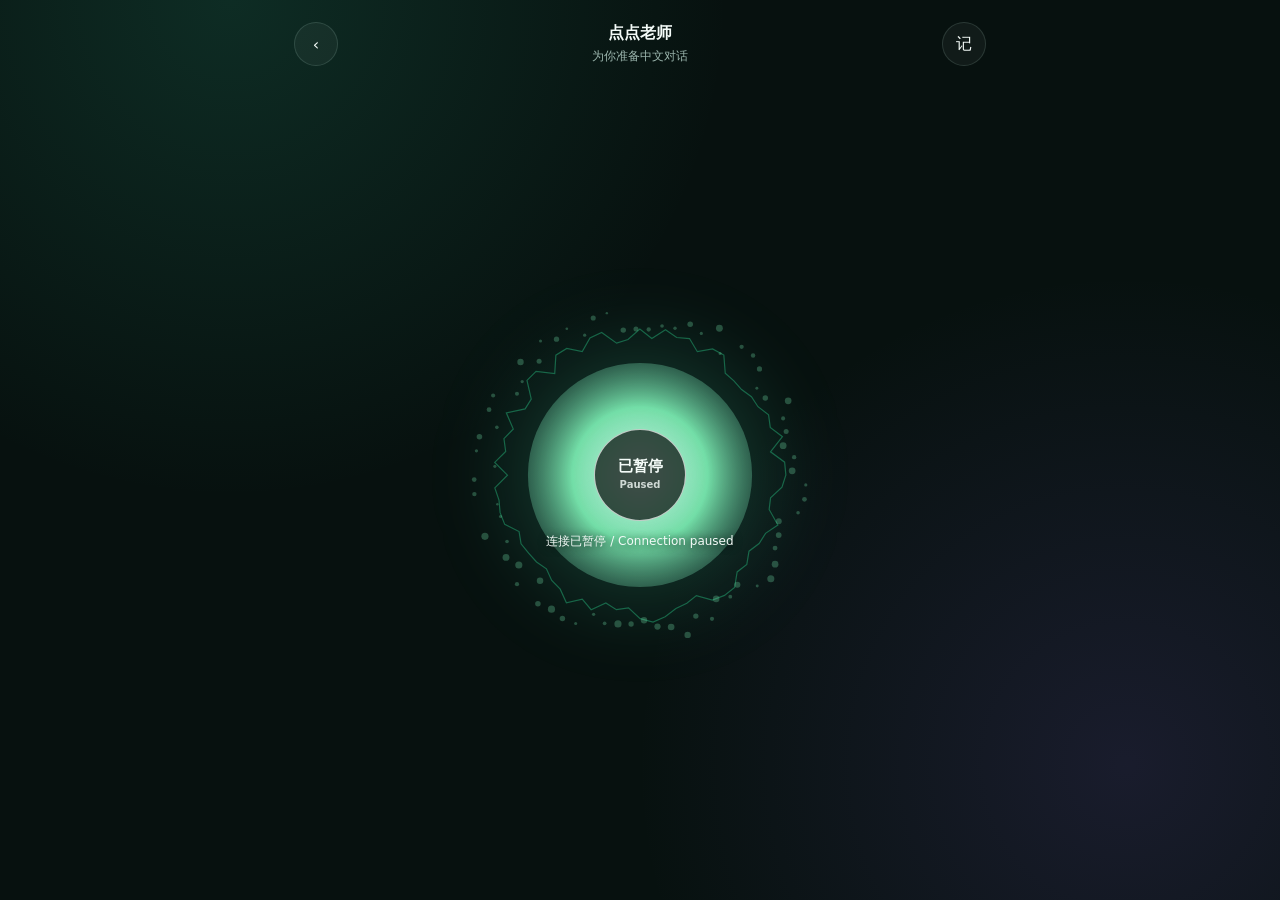
<file: modules/ai-teacher/index.html>
<!doctype html>
<html lang="zh-CN">
<head>
  <meta charset="utf-8">
  <meta name="viewport" content="width=device-width,initial-scale=1,viewport-fit=cover">
  <meta name="theme-color" content="#07110f">
  <title>点点老师 · 和老师对话</title>
  <link rel="stylesheet" href="styles.css?v=20260827-1">
  <style>.assist-options{display:flex;flex-wrap:wrap;justify-content:center;gap:8px 16px;margin:10px 0 0;padding:8px 12px;border:1px solid rgba(206,255,238,.13);border-radius:12px;color:#9bb5ad;font-size:12px}.assist-options legend{padding:0 6px;color:#68f0c1;font-size:11px}.assist-options label{display:flex;align-items:center;gap:5px}.assist-options input{accent-color:#68f0c1}.hanzi{font-size:clamp(30px,7vw,48px);font-weight:800;letter-spacing:.08em;color:#f4fbf8;text-shadow:0 2px 12px rgba(104,240,193,.22)}.pinyin{font-size:16px;font-weight:700;letter-spacing:.05em}</style>
  <style>.orb-wrap{display:grid;place-items:center}.orb-toggle{position:absolute;z-index:3;left:50%;top:50%;transform:translate(-50%,-50%);width:92px;height:92px;border:1px solid rgba(255,255,255,.7);border-radius:50%;background:rgba(7,17,15,.72);backdrop-filter:blur(10px);color:#f4fbf8;box-shadow:0 0 28px rgba(104,240,193,.3);cursor:pointer}.orb-toggle span{display:block;font-size:15px;font-weight:800;line-height:1.15}.orb-toggle span small{font-size:10px;opacity:.8}.orb-state{position:absolute;z-index:2;left:50%;top:calc(50% + 58px);transform:translateX(-50%);white-space:nowrap;color:#f4fbf8;font-size:12px;text-shadow:0 1px 8px #07110f}.mic.active{border-color:#7fffe0}.mic.speaking{border-radius:50%;background:rgba(35,51,105,.82)}.mic.live{border-radius:50%;background:rgba(91,38,40,.82)}.stage{min-height:calc(100vh - 130px)}.status,.prompt,.assist-options,.word-card,.transcript,.controls{display:none!important}</style>
</head>
<body>
  <main class="app">
    <header class="topbar">
      <a class="round" href="../learning-hub/" aria-label="返回学习中心">‹</a>
      <div class="brand"><strong>点点老师</strong><span id="lessonLabel">为你准备中文对话</span></div>
      <button class="round" id="transcriptToggle" type="button" aria-label="显示对话记录">记</button>
    </header>
    <section class="stage" aria-live="polite">
      <div class="orb-wrap" id="teacherOrb" data-orb-theme="green"><div class="halo"></div><canvas aria-label="点点老师语音状态"></canvas><button class="orb-toggle mic" id="mic" type="button" aria-label="点点老师连接已暂停 / AI teacher connection paused"><span id="micLabel">已暂停<br><small>Paused</small></span></button><div class="orb-state" id="status">连接已暂停 / Connection paused</div></div>
    </section>
  </main>
  <div hidden><button id="end"></button><button id="keyboard"></button></div>
  <dialog id="textDialog"><form method="dialog"><label>输入你想说的话<textarea id="textInput" maxlength="500"></textarea></label><div><button value="cancel">取消</button><button id="sendText" value="default">发送</button></div></form></dialog>
  <script src="../../config.js?v=20260827-2"></script>
  <script src="../shared/learning-api-client.js?v=20260827-1"></script>
  <script src="../shared/voice-orb.js?v=20260801-1"></script>
  <script src="app.js?v=20260827-1"></script>
</body>
</html>
</file>
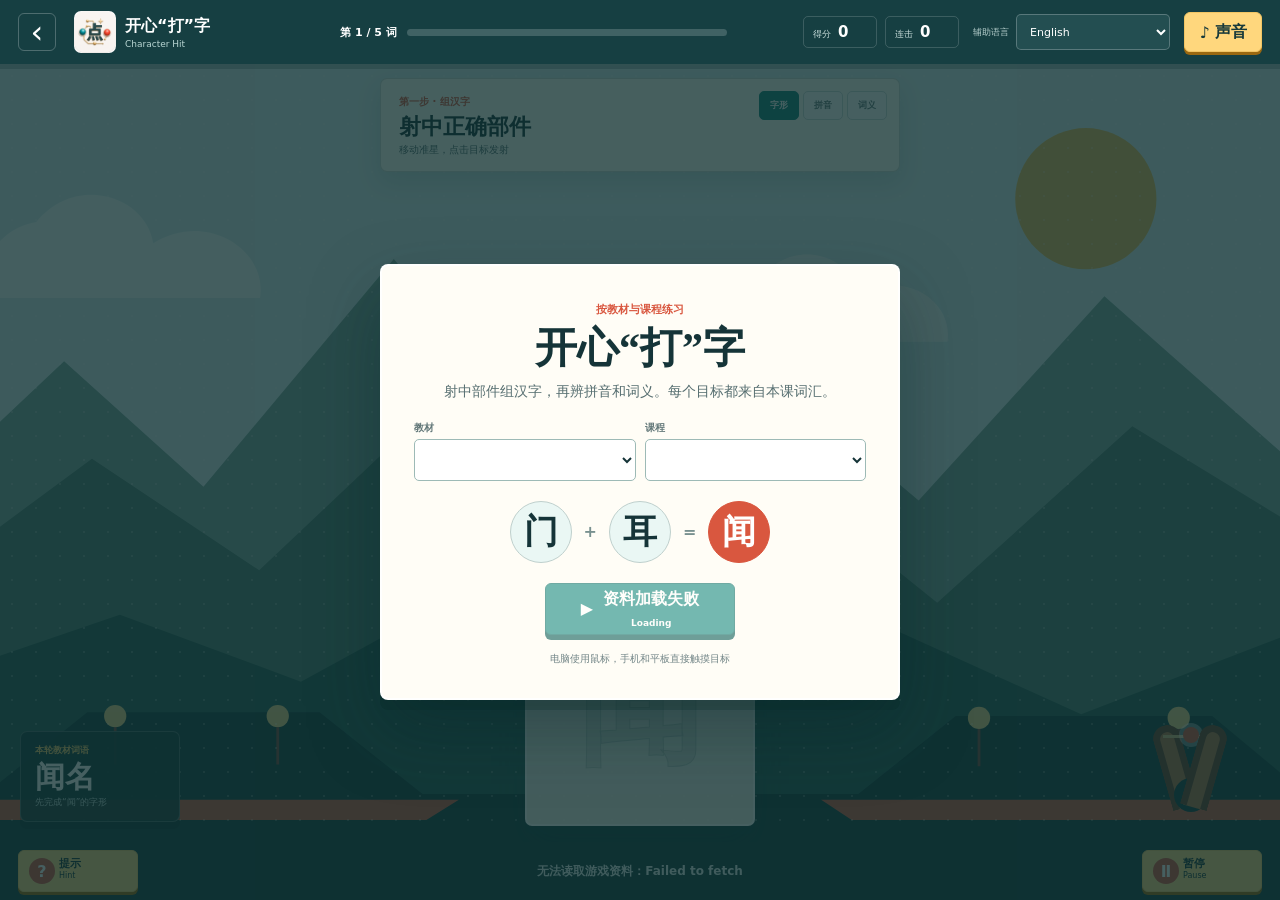
<file: modules/character-hit/index.html>
<!doctype html>
<html lang="zh-Hans">
<head>
  <meta charset="utf-8">
  <meta name="viewport" content="width=device-width, initial-scale=1, viewport-fit=cover">
  <meta name="theme-color" content="#163f42">
  <title>开心“打”字 · Character Hit · 点点汉语</title>
  <link rel="manifest" href="../../manifest.webmanifest">
  <link rel="icon" type="image/png" sizes="32x32" href="../../icons/favicon-32.png">
  <link rel="stylesheet" href="styles.css?v=20260818-2">
</head>
<body>
  <main class="game" id="game">
    <header class="game-bar">
      <a class="back-button" href="../learning-hub/" aria-label="返回学习中心">‹</a>
      <a class="brand" href="../learning-hub/">
        <img src="../../icons/icon-96.png" alt="">
        <span><strong>开心“打”字</strong><small>Character Hit</small></span>
      </a>
      <div class="round-meter" aria-label="关卡进度"><span id="roundLabel">第 1 / 5 词</span><i><b id="roundProgress"></b></i></div>
      <div class="score-board"><span>得分 <b id="score">0</b></span><span>连击 <b id="streak">0</b></span></div>
      <label class="language-control"><span>辅助语言</span><select id="languageSelect"><option value="en">English</option><option value="th">ไทย</option><option value="lo">ພາສາລາວ</option><option value="fr">Français</option><option value="ja">日本語</option><option value="ko">한국어</option><option value="ru">Русский</option><option value="es">Español</option><option value="id">Bahasa Indonesia</option><option value="ms">Bahasa Melayu</option><option value="my">မြန်မာဘာသာ</option><option value="zh-CN">中文</option></select></label>
      <button class="sound-button" id="soundButton" type="button" aria-pressed="true" title="声音 / Sound"><span aria-hidden="true">♪</span><b>声音</b></button>
    </header>

    <section class="scene" id="scene" aria-label="开心打字游戏区">
      <img class="scene-art" src="assets/scene.svg" alt="">
      <div class="scene-pattern" aria-hidden="true"></div>

      <section class="mission-panel" aria-live="polite">
        <span id="stageKicker">第一步 · 组汉字</span>
        <h1 id="stageTitle">射中正确部件</h1>
        <p id="stageHint">移动准星，点击目标发射</p>
        <div class="stage-steps" aria-label="本词学习步骤">
          <i class="active" data-stage-step="components">字形</i>
          <i data-stage-step="pinyin">拼音</i>
          <i data-stage-step="meaning">词义</i>
        </div>
      </section>

      <div class="playfield" id="playfield">
        <svg class="aim-layer" id="aimLayer" aria-hidden="true"><line id="aimLine" x1="0" y1="0" x2="0" y2="0"/></svg>
        <div class="float-layer" id="floatLayer"></div>
        <div class="effects-layer" id="effectsLayer" aria-hidden="true"></div>

        <aside class="word-card" aria-live="polite">
          <span>本轮教材词语</span>
          <strong id="currentWord">闻名</strong>
          <small id="wordStatus">先完成“闻”的字形</small>
        </aside>

        <section class="assembly" id="assembly" aria-label="汉字组合区">
          <span class="assembly-caption">目标汉字</span>
          <div class="character-stage" id="characterStage">
            <b class="character-ghost" id="characterGhost">闻</b>
            <div class="placed-components" id="placedComponents"></div>
            <b class="character-complete" id="characterComplete"></b>
          </div>
          <strong class="assembled-pinyin" id="assembledPinyin"></strong>
          <p class="assembled-meaning" id="assembledMeaning"></p>
        </section>

        <div class="launcher" id="launcher" aria-hidden="true">
          <span class="launcher-arm"></span><i></i><b>墨</b>
        </div>
        <div class="crosshair" id="crosshair" aria-hidden="true"><i></i><b></b></div>
      </div>

      <footer class="game-footer">
        <button class="hint-button" id="hintButton" type="button"><span aria-hidden="true">?</span><b>提示</b><small>Hint</small></button>
        <p id="feedback" role="status">找到构成“闻”的两个部件</p>
        <button class="pause-button" id="pauseButton" type="button"><span aria-hidden="true">Ⅱ</span><b>暂停</b><small>Pause</small></button>
      </footer>
    </section>

    <section class="start-screen" id="startScreen">
      <div class="start-copy">
        <span>按教材与课程练习</span>
        <h1>开心“打”字</h1>
        <p>射中部件组汉字，再辨拼音和词义。每个目标都来自本课词汇。</p>
        <div class="start-index"><label>教材<select id="gameBookSelect" aria-label="选择教材"></select></label><label>课程<select id="gameLessonSelect" aria-label="选择课程"></select></label></div>
        <div class="start-preview" aria-hidden="true"><i>门</i><b>+</b><i>耳</i><b>=</b><strong>闻</strong></div>
        <button id="startButton" type="button" disabled><span aria-hidden="true">▶</span><b>正在准备</b><small>Loading</small></button>
        <small>电脑使用鼠标，手机和平板直接触摸目标</small>
      </div>
    </section>

    <section class="pause-screen" id="pauseScreen" hidden>
      <div><span>练习暂停</span><h2>准备好再继续</h2><button id="resumeButton" type="button">继续游戏 / Resume</button><a href="../learning-hub/">返回学习中心</a></div>
    </section>

    <section class="result-screen" id="resultScreen" hidden>
      <div><span>本轮完成</span><h2>五个词都打中了</h2><strong id="finalScore">0</strong><p id="resultSummary"></p><button id="replayButton" type="button">再玩一次 / Play again</button><a href="../learning-hub/">返回学习中心</a></div>
    </section>
  </main>
  <script src="../../config.js?v=20260823-1"></script>
  <script src="app.js?v=20260818-3" defer></script>
</body>
</html>
</file>
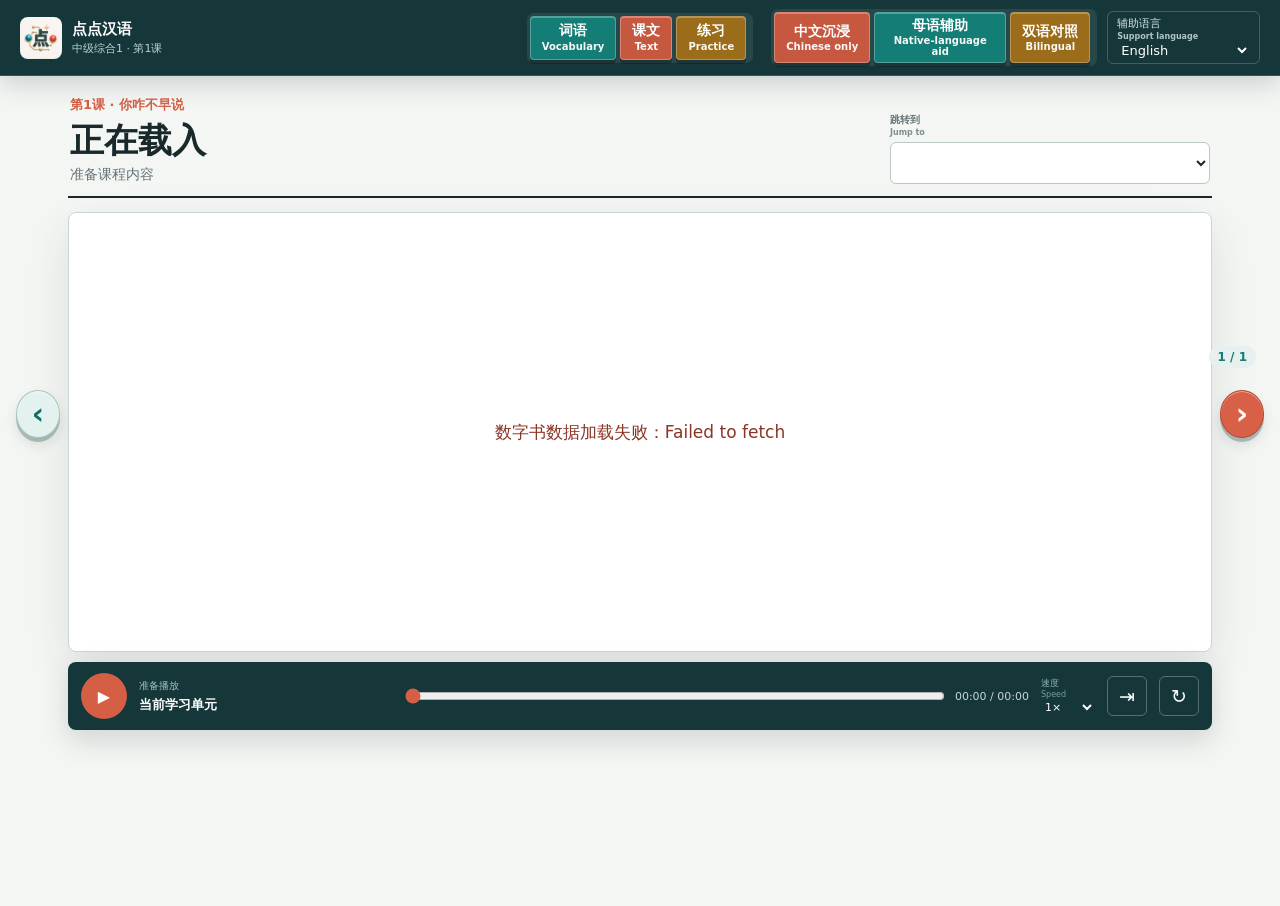
<file: modules/digital-book/index.html>
<!doctype html>
<html lang="zh-Hans">
<head>
  <meta charset="utf-8">
  <meta name="viewport" content="width=device-width, initial-scale=1, viewport-fit=cover">
  <meta name="theme-color" content="#16373a">
  <title>点点汉语 · 智能中文伴学平台</title>
  <link rel="manifest" href="../../manifest.webmanifest">
  <link rel="icon" type="image/png" sizes="32x32" href="../../icons/favicon-32.png">
  <link rel="apple-touch-icon" href="../../icons/apple-touch-icon-180.png">
  <link rel="stylesheet" href="styles.css?v=20260828-2">
  <link rel="stylesheet" href="pronunciation.css?v=20260829-2">
</head>
<body>
  <div class="book-app">
    <header class="book-toolbar">
      <a class="brand-link" href="../learning-hub/" aria-label="返回点点汉语学习中心 / Back to learning hub" title="返回学习中心 / Back to learning hub">
        <img src="../../icons/icon-96.png" alt="">
        <span><strong>点点汉语</strong><small>中级综合1 · 第1课</small></span>
      </a>

      <nav class="section-tabs" aria-label="课程部分">
        <button type="button" data-section="vocabulary"><span class="bilingual-button-label"><strong>词语</strong><small>Vocabulary</small></span></button>
        <button type="button" data-section="text"><span class="bilingual-button-label"><strong>课文</strong><small>Text</small></span></button>
        <button type="button" data-section="practice"><span class="bilingual-button-label"><strong>练习</strong><small>Practice</small></span></button>
      </nav>

      <div class="toolbar-settings">
        <div class="assist-switch" role="group" aria-label="母语辅助模式">
          <button type="button" data-assist-mode="immersion"><span class="bilingual-button-label"><strong>中文沉浸</strong><small>Chinese only</small></span></button>
          <button type="button" data-assist-mode="assist"><span class="bilingual-button-label"><strong>母语辅助</strong><small>Native-language aid</small></span></button>
          <button type="button" data-assist-mode="bilingual"><span class="bilingual-button-label"><strong>双语对照</strong><small>Bilingual</small></span></button>
        </div>
        <label class="language-select">
          <span>辅助语言 <small>Support language</small></span>
          <select id="languageSelect" aria-label="选择辅助语言"></select>
        </label>
      </div>
    </header>

    <main class="lesson-main">
      <section class="unit-shell" aria-labelledby="unitTitle">
        <header class="unit-heading">
          <div>
            <span class="unit-kicker" id="unitKicker">第1课 · 你咋不早说</span>
            <h1 id="unitTitle">正在载入</h1>
            <p id="unitProgress">准备课程内容</p>
          </div>
          <label class="unit-jump">
            <span>跳转到 <small>Jump to</small></span>
            <select id="unitSelect" aria-label="选择学习单元"></select>
          </label>
        </header>

        <div class="learning-workspace" id="learningWorkspace">
          <div class="lesson-column">
            <article class="learning-unit" id="unitContent" aria-live="polite"></article>

            <button class="audio-dock-toggle" id="audioDockToggle" type="button" aria-expanded="false" hidden>
              <span aria-hidden="true">♫</span><span><strong>音频控制</strong><small>Audio controls</small></span><b>⌄</b>
            </button>
            <section class="audio-dock" aria-label="课程音频播放器">
              <audio id="lessonAudio" preload="none"></audio>
              <button class="audio-main-button" id="playButton" type="button" aria-label="播放当前内容 / Play current item" title="播放当前内容 / Play current item">▶</button>
              <div class="audio-current">
                <span id="audioStatus">准备播放</span>
                <strong id="audioLabel">当前学习单元</strong>
              </div>
              <input id="audioSeek" type="range" min="0" max="1000" value="0" aria-label="音频进度">
              <span class="audio-time" id="audioTime">00:00 / 00:00</span>
              <label class="speed-control">
                <span>速度 <small>Speed</small></span>
                <select id="speedSelect" aria-label="播放速度">
                  <option value="0.75">0.75×</option>
                  <option value="1" selected>1×</option>
                  <option value="1.25">1.25×</option>
                </select>
              </label>
              <button class="icon-button" id="continuousButton" type="button" aria-pressed="false" aria-label="连续播放 / Continuous play" title="连续播放 / Continuous play">⇥</button>
              <button class="icon-button" id="loopButton" type="button" aria-pressed="false" aria-label="循环当前单元 / Loop current unit" title="循环当前单元 / Loop current unit">↻</button>
            </section>
          </div>

        </div>

        <footer class="unit-navigation">
          <button type="button" id="previousUnitButton"><span class="button-icon" aria-hidden="true">‹</span><span class="bilingual-button-label"><strong>上一个</strong><small>Previous</small></span></button>
          <strong id="footerProgress">1 / 1</strong>
          <button type="button" id="nextUnitButton"><span class="bilingual-button-label"><strong>下一个</strong><small>Next</small></span><span class="button-icon" aria-hidden="true">›</span></button>
        </footer>
      </section>
    </main>
  </div>
  <dialog class="writing-dialog" id="wordWritingDialog" aria-labelledby="wordWritingTitle">
    <div id="wordWritingContent"></div>
  </dialog>
  <section class="practice-writing-panel" id="practiceWritingPanel" hidden aria-labelledby="practiceWritingTitle">
    <div id="practiceWritingContent"></div>
  </section>
  <section class="paragraph-reader-panel" id="paragraphReaderPanel" hidden aria-labelledby="paragraphReaderTitle">
    <div id="paragraphReaderContent"></div>
  </section>
  <section class="assist-zone" id="assistWindow" hidden aria-labelledby="assistTitle">
    <header class="assist-header" data-assist-drag-handle>
      <div>
        <span id="assistContext">当前学习单元</span>
        <h2 id="assistTitle">AI 精准伴学</h2>
      </div>
      <div class="assist-window-actions">
        <button type="button" data-assist-window-command="fullscreen" aria-label="全屏 / Full screen" title="全屏 / Full screen">⛶</button>
        <button type="button" data-assist-window-command="close" aria-label="关闭 / Close" title="关闭 / Close">×</button>
      </div>
    </header>
    <div class="assist-tabs" id="assistTabs" role="tablist" aria-label="伴学功能"></div>
    <div class="assist-content" id="assistContent"></div>
  </section>
  <aside class="ai-work-indicator" id="aiWorkIndicator" hidden aria-label="AI 工作状态 / AI work status"></aside>
  <script src="../../vendor/hanzi-writer.min.js?v=20260731-16"></script>
  <script src="../shared/voice-orb.js?v=20260801-1"></script>
  <script src="../../config.js?v=20260823-1"></script>
  <script src="../shared/learning-api-client.js?v=20260920-2"></script>
  <script src="../shared/draggable.js?v=20260823-1"></script>
  <script src="pronunciation.js?v=20260909-assessment-1"></script>
  <script src="app.js?v=20260828-1" defer></script>

  <section class="pwa-update-banner" id="pwaUpdateBanner" aria-live="polite" hidden>
    <span><strong>发现新版本</strong><small>点击刷新以更新到最新内容 / New version ready, tap to refresh</small></span>
    <button class="pwa-install-action" type="button" data-pwa-refresh>刷新 / Refresh</button>
  </section>
</body>
</html>
</file>
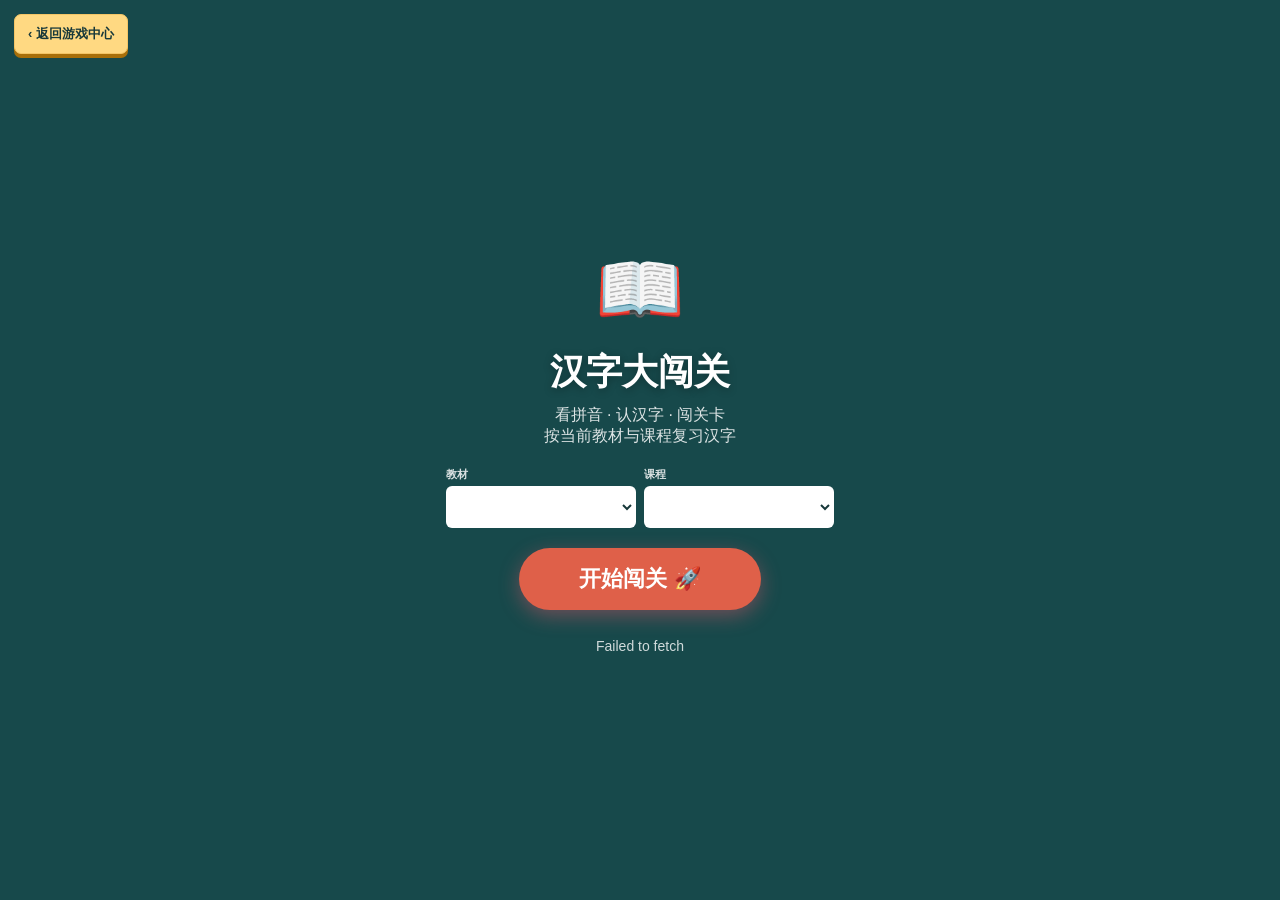
<file: modules/hanzi-challenge/index.html>
<!DOCTYPE html>
<html lang="zh-CN">
<head>
  <meta charset="UTF-8">
  <meta name="viewport" content="width=device-width, initial-scale=1.0, maximum-scale=1.0, user-scalable=no">
  <meta name="apple-mobile-web-app-capable" content="yes">
  <meta name="apple-mobile-web-app-status-bar-style" content="black-translucent">
  <meta property="og:title" content="汉字大闯关 · 点点汉语">
  <meta property="og:description" content="用发展汉语教材词汇进行看拼音、辨字形闯关练习。">
  <title>汉字大闯关 · Hanzi Challenge · 点点汉语</title>
  <link rel="manifest" href="../../manifest.webmanifest">
  <link rel="icon" type="image/png" sizes="32x32" href="../../icons/favicon-32.png">
  <style>
    * { margin: 0; padding: 0; box-sizing: border-box; -webkit-tap-highlight-color: transparent; }

    body {
      font-family: -apple-system, BlinkMacSystemFont, "Segoe UI", "PingFang SC", "Hiragino Sans GB", "Microsoft YaHei", sans-serif;
      background: #17494b;
      min-height: 100vh;
      overflow-x: hidden;
      touch-action: manipulation;
    }

    .hub-back {
      position: fixed; top: 14px; left: 14px; z-index: 30; min-height: 40px;
      display: inline-flex; align-items: center; gap: 7px; padding: 0 13px;
      color: #17383a; border: 1px solid #f4c566; border-radius: 7px;
      background: #ffd982; box-shadow: 0 4px 0 #a86f0a; font-size: 13px;
      font-weight: 800; text-decoration: none;
    }

    /* ===== 容器 ===== */
    .container {
      max-width: 420px;
      margin: 0 auto;
      padding: 0 16px;
      min-height: 100vh;
      position: relative;
    }

    /* ===== 首页 ===== */
    .home-screen {
      display: flex;
      flex-direction: column;
      align-items: center;
      justify-content: center;
      min-height: 100vh;
      text-align: center;
      animation: fadeIn 0.5s ease;
    }
    .home-logo {
      font-size: 72px;
      margin-bottom: 16px;
      animation: bounce 2s infinite;
    }
    .home-title {
      font-size: 36px;
      font-weight: 800;
      color: #fff;
      text-shadow: 0 2px 8px rgba(0,0,0,0.3);
      margin-bottom: 8px;
    }
    .home-subtitle {
      font-size: 16px;
      color: rgba(255,255,255,0.85);
      margin-bottom: 40px;
    }
    .home-index { width: 100%; display: grid; grid-template-columns: 1fr 1fr; gap: 8px; margin: -20px 0 20px; }
    .home-index label { display: grid; gap: 4px; color: rgba(255,255,255,.84); font-size: 11px; font-weight: 700; text-align: left; }
    .home-index select { min-width: 0; height: 42px; padding: 0 8px; border: 1px solid rgba(255,255,255,.45); border-radius: 6px; background: #fff; color: #17383a; }
    .home-btn {
      background: #df6049;
      color: #fff;
      border: none;
      border-radius: 50px;
      padding: 16px 60px;
      font-size: 22px;
      font-weight: 700;
      cursor: pointer;
      box-shadow: 0 6px 20px rgba(245,87,108,0.4);
      transition: transform 0.2s, box-shadow 0.2s;
      margin-bottom: 16px;
    }
    .home-btn:active {
      transform: scale(0.95);
      box-shadow: 0 3px 10px rgba(245,87,108,0.3);
    }
    .home-progress {
      color: rgba(255,255,255,0.8);
      font-size: 14px;
      margin-top: 12px;
    }

    /* ===== 游戏界面 ===== */
    .game-screen {
      display: none;
      flex-direction: column;
      min-height: 100vh;
      padding-top: env(safe-area-inset-top, 20px);
    }

    /* 顶部状态栏 */
    .top-bar {
      display: flex;
      justify-content: space-between;
      align-items: center;
      padding: 12px 4px;
      color: rgba(255,255,255,0.9);
      font-size: 14px;
    }
    .level-badge {
      background: rgba(255,255,255,0.2);
      backdrop-filter: blur(10px);
      border-radius: 20px;
      padding: 6px 16px;
      font-weight: 600;
    }
    .progress-text {
      font-weight: 600;
    }
    .sound-btn {
      background: rgba(255,255,255,0.2);
      border: none;
      border-radius: 50%;
      width: 36px;
      height: 36px;
      font-size: 18px;
      cursor: pointer;
      display: flex;
      align-items: center;
      justify-content: center;
    }

    /* 进度条 */
    .progress-bar {
      width: 100%;
      height: 6px;
      background: rgba(255,255,255,0.2);
      border-radius: 3px;
      margin: 0 4px 16px;
      overflow: hidden;
    }
    .progress-fill {
      height: 100%;
      background: linear-gradient(90deg, #f093fb, #f5576c);
      border-radius: 3px;
      transition: width 0.4s ease;
    }

    /* 题目卡片 */
    .question-card {
      background: rgba(255,255,255,0.95);
      backdrop-filter: blur(20px);
      border-radius: 24px;
      padding: 28px 24px;
      margin-bottom: 20px;
      box-shadow: 0 8px 32px rgba(0,0,0,0.15);
      text-align: center;
      animation: slideUp 0.4s ease;
    }
    .category-tag {
      display: inline-flex;
      align-items: center;
      gap: 6px;
      background: linear-gradient(135deg, #667eea, #764ba2);
      color: #fff;
      border-radius: 20px;
      padding: 4px 14px;
      font-size: 13px;
      font-weight: 600;
      margin-bottom: 16px;
    }
    .pinyin-display {
      font-size: 32px;
      font-weight: 300;
      color: #667eea;
      margin-bottom: 12px;
      letter-spacing: 2px;
    }
    .play-sound-btn {
      background: linear-gradient(135deg, #667eea, #764ba2);
      border: none;
      border-radius: 50%;
      width: 56px;
      height: 56px;
      font-size: 28px;
      cursor: pointer;
      margin: 8px auto 16px;
      display: flex;
      align-items: center;
      justify-content: center;
      box-shadow: 0 4px 15px rgba(102,126,234,0.4);
      transition: transform 0.2s;
      animation: pulse 2s infinite;
    }
    .play-sound-btn:active { transform: scale(0.9); }
    .meaning-text {
      font-size: 17px;
      color: #333;
      line-height: 1.6;
      margin-bottom: 16px;
      padding: 0 8px;
    }
    .emoji-display {
      font-size: 64px;
      line-height: 1.2;
      margin-bottom: 4px;
    }
    .hint-text {
      font-size: 15px;
      color: #999;
      margin-top: 12px;
    }

    /* 选项区域 */
    .options-area {
      flex: 1;
      display: flex;
      flex-direction: column;
      gap: 12px;
      padding-bottom: 32px;
    }
    .options-label {
      color: rgba(255,255,255,0.9);
      font-size: 15px;
      font-weight: 600;
      text-align: center;
      margin-bottom: 4px;
    }
    .options-grid {
      display: grid;
      grid-template-columns: 1fr 1fr;
      gap: 12px;
    }
    .option-btn {
      background: rgba(255,255,255,0.95);
      border: 3px solid transparent;
      border-radius: 20px;
      padding: 20px 0;
      font-size: 40px;
      font-weight: 700;
      color: #333;
      cursor: pointer;
      box-shadow: 0 4px 15px rgba(0,0,0,0.1);
      transition: transform 0.15s, border-color 0.3s, background 0.3s;
      display: flex;
      align-items: center;
      justify-content: center;
      min-height: 80px;
    }
    .option-btn:active {
      transform: scale(0.95);
    }
    .option-btn.correct {
      border-color: #4CAF50;
      background: linear-gradient(135deg, #e8f5e9, #c8e6c9);
      animation: correctPop 0.5s ease;
    }
    .option-btn.wrong {
      border-color: #f44336;
      background: linear-gradient(135deg, #ffebee, #ffcdd2);
      animation: shake 0.5s ease;
    }
    .option-btn.disabled {
      opacity: 0.5;
      pointer-events: none;
    }

    /* ===== 反馈弹窗 ===== */
    .feedback-overlay {
      position: fixed;
      top: 0; left: 0; right: 0; bottom: 0;
      display: flex;
      align-items: center;
      justify-content: center;
      z-index: 100;
      pointer-events: none;
    }
    .feedback-emoji {
      font-size: 120px;
      animation: feedbackPop 0.8s ease forwards;
    }
    .feedback-text {
      position: absolute;
      bottom: 30%;
      font-size: 24px;
      font-weight: 700;
      color: #fff;
      text-shadow: 0 2px 8px rgba(0,0,0,0.3);
      animation: feedbackPop 0.8s ease 0.2s forwards;
      opacity: 0;
    }

    /* ===== 过关页面 ===== */
    .level-complete-screen {
      display: none;
      position: fixed;
      top: 0; left: 0; right: 0; bottom: 0;
      background: linear-gradient(135deg, #f093fb 0%, #f5576c 100%);
      z-index: 200;
      flex-direction: column;
      align-items: center;
      justify-content: center;
      text-align: center;
    }
    .celebration-emoji {
      font-size: 80px;
      animation: bounce 1s infinite;
    }
    .celebration-title {
      font-size: 36px;
      font-weight: 800;
      color: #fff;
      margin: 16px 0 8px;
      text-shadow: 0 2px 8px rgba(0,0,0,0.2);
    }
    .celebration-subtitle {
      font-size: 18px;
      color: rgba(255,255,255,0.9);
      margin-bottom: 32px;
    }
    .stars-row {
      display: flex;
      gap: 12px;
      margin-bottom: 32px;
    }
    .star {
      font-size: 40px;
      animation: starPop 0.5s ease forwards;
      opacity: 0;
    }
    .star:nth-child(1) { animation-delay: 0.3s; }
    .star:nth-child(2) { animation-delay: 0.6s; }
    .star:nth-child(3) { animation-delay: 0.9s; }
    .next-level-btn {
      background: rgba(255,255,255,0.95);
      color: #f5576c;
      border: none;
      border-radius: 50px;
      padding: 14px 48px;
      font-size: 20px;
      font-weight: 700;
      cursor: pointer;
      box-shadow: 0 6px 20px rgba(0,0,0,0.2);
      transition: transform 0.2s;
    }
    .next-level-btn:active { transform: scale(0.95); }

    /* ===== 粒子画布 ===== */
    #confetti-canvas {
      position: fixed;
      top: 0; left: 0;
      width: 100%; height: 100%;
      pointer-events: none;
      z-index: 199;
    }

    /* ===== 离线标识 ===== */
    .offline-badge {
      position: fixed;
      top: 20px;
      right: 20px;
      background: linear-gradient(135deg, #11998e 0%, #38ef7d 100%);
      color: white;
      padding: 8px 15px;
      border-radius: 20px;
      font-size: 12px;
      font-weight: 600;
      z-index: 1000;
      box-shadow: 0 2px 10px rgba(0,0,0,0.2);
    }

    /* ===== 动画 ===== */
    @keyframes fadeIn {
      from { opacity: 0; } to { opacity: 1; }
    }
    @keyframes slideUp {
      from { opacity: 0; transform: translateY(20px); }
      to { opacity: 1; transform: translateY(0); }
    }
    @keyframes bounce {
      0%, 100% { transform: translateY(0); }
      50% { transform: translateY(-10px); }
    }
    @keyframes pulse {
      0%, 100% { box-shadow: 0 4px 15px rgba(102,126,234,0.4); }
      50% { box-shadow: 0 4px 25px rgba(102,126,234,0.7); }
    }
    @keyframes shake {
      0%, 100% { transform: translateX(0); }
      20% { transform: translateX(-8px); }
      40% { transform: translateX(8px); }
      60% { transform: translateX(-5px); }
      80% { transform: translateX(5px); }
    }
    @keyframes correctPop {
      0% { transform: scale(0.5); }
      50% { transform: scale(1.15); }
      100% { transform: scale(1); }
    }
    @keyframes feedbackPop {
      0% { opacity: 0; transform: scale(0.3); }
      50% { opacity: 1; transform: scale(1.2); }
      100% { opacity: 1; transform: scale(1); }
    }
    @keyframes starPop {
      0% { opacity: 0; transform: scale(0) rotate(-30deg); }
      60% { opacity: 1; transform: scale(1.3) rotate(10deg); }
      100% { opacity: 1; transform: scale(1) rotate(0deg); }
    }

    /* ===== 响应式 ===== */
    @media (max-height: 680px) {
      .emoji-display { font-size: 48px; }
      .pinyin-display { font-size: 26px; }
      .meaning-text { font-size: 15px; }
      .option-btn { font-size: 32px; padding: 16px 0; min-height: 65px; }
      .question-card { padding: 20px 20px; }
    }
    @media (max-height: 580px) {
      .emoji-display { font-size: 40px; }
      .pinyin-display { font-size: 22px; }
      .option-btn { font-size: 28px; padding: 12px 0; min-height: 55px; }
      .play-sound-btn { width: 44px; height: 44px; font-size: 22px; }
    }
  </style>
</head>
<body>

  <!-- 离线标识 -->
  <a class="hub-back" href="../learning-hub/">‹ 返回游戏中心</a>
  <div class="container">
    <!-- ===== 首页 ===== -->
    <div class="home-screen" id="homeScreen">
      <div class="home-logo">📖</div>
      <div class="home-title">汉字大闯关</div>
      <div class="home-subtitle">看拼音 · 认汉字 · 闯关卡<br>按当前教材与课程复习汉字</div>
      <div class="home-index"><label>教材<select id="hanziBookSelect" aria-label="选择教材"></select></label><label>课程<select id="hanziLessonSelect" aria-label="选择课程"></select></label></div>
      <button class="home-btn" id="startBtn" onclick="startGame()">
        开始闯关 🚀
      </button>
      <div class="home-progress" id="homeProgress"></div>
    </div>

    <!-- ===== 游戏界面 ===== -->
    <div class="game-screen" id="gameScreen">
      <div class="top-bar">
        <span class="level-badge" id="levelBadge">第 1 关</span>
        <span class="progress-text" id="progressText">⭐ 0/10</span>
        <button class="sound-btn" id="soundToggle" onclick="toggleSound()">🔊</button>
      </div>
      <div class="progress-bar">
        <div class="progress-fill" id="progressFill" style="width: 0%"></div>
      </div>

      <div class="question-card" id="questionCard">
        <div class="category-tag" id="categoryTag">🌱 植物</div>
        <div class="pinyin-display" id="pinyinDisplay">huā</div>
        <button class="play-sound-btn" onclick="playCharSound()">🔊</button>
        <div class="meaning-text" id="meaningText">植物的器官，有各种颜色和香味</div>
        <div class="emoji-display" id="emojiDisplay">🌸</div>
      </div>

      <div class="options-area">
        <div class="options-label">请选出正确的字 👇</div>
        <div class="options-grid" id="optionsGrid"></div>
      </div>
    </div>
  </div>

  <!-- 反馈弹窗 -->
  <div class="feedback-overlay" id="feedbackOverlay" style="display:none">
    <div class="feedback-emoji" id="feedbackEmoji"></div>
    <div class="feedback-text" id="feedbackText"></div>
  </div>

  <!-- 过关页面 -->
  <div class="level-complete-screen" id="levelCompleteScreen">
    <div class="celebration-emoji">🎉</div>
    <div class="celebration-title" id="celebrationTitle">恭喜过关！</div>
    <div class="celebration-subtitle" id="celebrationSubtitle">你真棒！</div>
    <div class="stars-row">
      <span class="star">⭐</span>
      <span class="star">⭐</span>
      <span class="star">⭐</span>
    </div>
    <button class="next-level-btn" onclick="nextLevel()">下一关 ➡️</button>
  </div>

  <!-- 粒子画布 -->
  <canvas id="confetti-canvas"></canvas>

  <script src="../../config.js?v=20260823-1"></script>
  <script>
    let HANZI_DATA = [];
    let HANZI_LESSON_CATALOG = [];
    let activeHanziLessonId = "";
    function setHanziLesson(id) { activeHanziLessonId = HANZI_LESSON_CATALOG.some(item => item.lessonId === id) ? id : HANZI_LESSON_CATALOG[0]?.lessonId || ""; }
    function activeHanziData() { return HANZI_DATA.filter(item => item.lessonId === activeHanziLessonId); }
    function getTotalLevels() { return Math.ceil(activeHanziData().length / 10); }
    function getLevelData(level) { return activeHanziData().slice((level - 1) * 10, level * 10); }
    function getSimilarChars(char, count = 3) { return shuffleArray(activeHanziData().map(item => item.char).filter(item => item !== char)).slice(0, count); }
    function shuffleArray(items) { const copy = [...items]; for (let index = copy.length - 1; index > 0; index--) { const target = Math.floor(Math.random() * (index + 1)); [copy[index], copy[target]] = [copy[target], copy[index]]; } return copy; }
    // ===== 游戏状态 =====
    let currentLevel = 1;
    let currentCharIndex = 0;
    let correctCount = 0;
    let wrongChars = [];
    let roundQueue = [];
    let roundIndex = 0;
    let isFirstRound = true;
    let soundEnabled = true;
    let isWaiting = false;
    let currentChar = null;
    let playCount = 0;  // 播放次数计数
    let isSpeaking = false;  // 防止重复播放

    // ===== 语音提示音系统 - 使用百度TTS生成的音频 =====
    let sfxAudio = {};  // 提示音缓存
    let charAudioCache = {};  // 汉字音频缓存

    // 提示音配置
    const SFX_CONFIG = {
      correct: ['sfx/correct_1.mp3', 'sfx/correct_2.mp3', 'sfx/correct_3.mp3',
                'sfx/correct_4.mp3', 'sfx/correct_5.mp3', 'sfx/correct_6.mp3'],
      wrong: ['sfx/wrong_1.mp3', 'sfx/wrong_2.mp3', 'sfx/wrong_3.mp3', 'sfx/wrong_4.mp3'],
      celebrate: ['sfx/celebrate.mp3']
    };

    // 预加载提示音
    function preloadSFX() {
      Object.values(SFX_CONFIG).forEach(files => {
        files.forEach(file => {
          const audio = new Audio(file);
          audio.preload = 'auto';
        });
      });
      console.log('SFX preloaded');
    }

    // 播放本地音频文件
    function playLocalAudio(src, onEnd) {
      if (!soundEnabled) {
        if (onEnd) onEnd();
        return;
      }

      const audio = new Audio(src);
      audio.onended = () => {
        if (onEnd) onEnd();
      };
      audio.onerror = () => {
        console.log('Audio load failed:', src);
        if (onEnd) onEnd();
      };
      audio.play().catch(e => {
        console.log('Audio play failed:', e);
        if (onEnd) onEnd();
      });
    }

    // 播放提示音 - 答对
    function playCorrectSound() {
      const files = SFX_CONFIG.correct;
      const randomFile = files[Math.floor(Math.random() * files.length)];
      playLocalAudio(randomFile);
    }

    // 播放提示音 - 答错
    function playWrongSound() {
      const files = SFX_CONFIG.wrong;
      const randomFile = files[Math.floor(Math.random() * files.length)];
      playLocalAudio(randomFile);
    }

    // 播放提示音 - 庆祝
    function playCelebrateSound() {
      playLocalAudio('sfx/celebrate.mp3');
    }

    // 播放汉字发音（使用本地缓存或Web Speech API兜底）
    function speak(text, onEnd) {
      if (!soundEnabled) {
        if (onEnd) onEnd();
        return;
      }

      // 先尝试播放本地音频
      const charAudio = charAudioCache[text];
      if (charAudio) {
        playLocalAudio(charAudio, onEnd);
        return;
      }

      // 兜底：使用Web Speech API
      if ('speechSynthesis' in window) {
        speechSynthesis.cancel();
        const utterance = new SpeechSynthesisUtterance(text);
        utterance.lang = 'zh-CN';
        utterance.rate = 0.85;
        utterance.pitch = 1.1;
        utterance.onend = () => {
          isSpeaking = false;
          if (onEnd) onEnd();
        };
        utterance.onerror = () => {
          isSpeaking = false;
          if (onEnd) onEnd();
        };
        isSpeaking = true;
        speechSynthesis.speak(utterance);
      } else {
        if (onEnd) onEnd();
      }
    }

    // 播放汉字2次，间隔1秒
    function playCharSound() {
      if (!currentChar || isWaiting) return;

      playCount = 0;
      playCharacterTwice();
    }

    function playCharacterTwice() {
      if (!currentChar) return;

      speak(currentChar.char, () => {
        playCount++;
        if (playCount < 2) {
          // 间隔1秒后播放第二次
          setTimeout(playCharacterTwice, 1000);
        }
      });
    }

    function toggleSound() {
      soundEnabled = !soundEnabled;
      document.getElementById('soundToggle').textContent = soundEnabled ? '🔊' : '🔇';
      // 停止当前语音
      if (!soundEnabled && 'speechSynthesis' in window) {
        speechSynthesis.cancel();
      }
    }

    // ===== 初始化 =====
    function init() {
      setupHanziIndex();
      const saved = localStorage.getItem('diandian_hanzi_challenge_progress');
      if (saved) currentLevel = parseInt(saved) || 1;

      const totalLevels = getTotalLevels();
      if (currentLevel > totalLevels) currentLevel = 1;

      updateHomeProgress();
    }

    function setupHanziIndex() {
      const bookSelect = document.getElementById('hanziBookSelect');
      const lessonSelect = document.getElementById('hanziLessonSelect');
      const books = [...new Map(HANZI_LESSON_CATALOG.map(item => [item.bookId, item.bookTitle])).entries()];
      const requested = new URL(location.href).searchParams.get('lesson');
      const requestedBook = HANZI_LESSON_CATALOG.find(item => item.lessonId === requested)?.bookId;
      const bookId = requestedBook || bookSelect.value || books[0][0];
      bookSelect.innerHTML = books.map(([id, title]) => `<option value="${id}"${id === bookId ? ' selected' : ''}>${title}</option>`).join('');
      const lessons = HANZI_LESSON_CATALOG.filter(item => item.bookId === bookId);
      const lessonId = requested && lessons.some(item => item.lessonId === requested) ? requested : lessons[0].lessonId;
      lessonSelect.innerHTML = lessons.map(item => `<option value="${item.lessonId}"${item.lessonId === lessonId ? ' selected' : ''}>${item.title}</option>`).join('');
      setHanziLesson(lessonSelect.value);
      currentLevel = 1;
      bookSelect.onchange = () => { history.replaceState(null, '', location.pathname); setupHanziIndex(); updateHomeProgress(); };
      lessonSelect.onchange = () => { setHanziLesson(lessonSelect.value); currentLevel = 1; const url = new URL(location.href); url.searchParams.set('lesson', lessonSelect.value); history.replaceState(null, '', url); updateHomeProgress(); };
    }

    function updateHomeProgress() {
      const totalLevels = getTotalLevels();
      const el = document.getElementById('homeProgress');
      if (currentLevel > 1) {
        el.textContent = `上次学到第 ${currentLevel} 关（共 ${totalLevels} 关）`;
      } else {
        el.textContent = `共 ${totalLevels} 关等你挑战`;
      }
    }

    // ===== 开始游戏 =====
    function startGame() {
      document.getElementById('homeScreen').style.display = 'none';
      document.getElementById('gameScreen').style.display = 'flex';
      startLevel(currentLevel);
    }

    // ===== 开始某一关 =====
    function startLevel(level) {
      currentLevel = level;
      currentCharIndex = 0;
      correctCount = 0;
      wrongChars = [];
      isFirstRound = true;

      const levelData = getLevelData(level);
      roundQueue = shuffleArray([...levelData]);
      roundIndex = 0;

      localStorage.setItem('diandian_hanzi_challenge_progress', level);

      updateTopBar();
      showQuestion();
    }

    // ===== 更新顶部状态 =====
    function updateTopBar() {
      const totalLevels = getTotalLevels();
      document.getElementById('levelBadge').textContent = `第 ${currentLevel} 关 / ${totalLevels} 关`;
      document.getElementById('progressText').textContent = `⭐ ${correctCount}/10`;
      document.getElementById('progressFill').style.width = `${(correctCount / 10) * 100}%`;
    }

    // ===== 显示题目 =====
    function showQuestion() {
      if (isWaiting) return;

      if (roundIndex >= roundQueue.length) {
        if (isFirstRound && wrongChars.length > 0) {
          isFirstRound = false;
          roundQueue = shuffleArray([...wrongChars]);
          roundIndex = 0;
          correctCount = 0;
          updateTopBar();
          showQuestion();
          return;
        }
        levelComplete();
        return;
      }

      currentChar = roundQueue[roundIndex];
      const card = document.getElementById('questionCard');

      card.style.animation = 'none';
      card.offsetHeight;
      card.style.animation = 'slideUp 0.4s ease';

      document.getElementById('categoryTag').innerHTML = `${currentChar.emoji} ${currentChar.category}`;
      document.getElementById('pinyinDisplay').textContent = currentChar.pinyin;
      document.getElementById('meaningText').textContent = currentChar.meaning;
      document.getElementById('emojiDisplay').textContent = currentChar.emoji;

      const options = generateOptions(currentChar);
      renderOptions(options);

      // 自动播放发音2次
      setTimeout(() => {
        playCount = 0;
        playCharacterTwice();
      }, 300);
    }

    // ===== 生成选项 =====
    function generateOptions(target) {
      const similar = getSimilarChars(target.char, 3);
      const options = [target.char, ...similar];
      return shuffleArray(options);
    }

    // ===== 渲染选项 =====
    function renderOptions(options) {
      const grid = document.getElementById('optionsGrid');
      grid.innerHTML = '';

      options.forEach((char, i) => {
        const btn = document.createElement('button');
        btn.className = 'option-btn';
        btn.textContent = char;
        btn.onclick = () => selectOption(btn, char);
        btn.style.animation = `slideUp 0.3s ease ${i * 0.08}s both`;
        grid.appendChild(btn);
      });
    }

    // ===== 选择答案 =====
    function selectOption(btn, selectedChar) {
      if (isWaiting) return;
      isWaiting = true;

      const allBtns = document.querySelectorAll('.option-btn');

      if (selectedChar === currentChar.char) {
        btn.classList.add('correct');
        allBtns.forEach(b => { if (b !== btn) b.classList.add('disabled'); });

        correctCount++;
        updateTopBar();

        showFeedback('👍', '答对啦！');
        playCorrectSound();

        wrongChars = wrongChars.filter(c => c.char !== currentChar.char);

        setTimeout(() => {
          roundIndex++;
          isWaiting = false;
          showQuestion();
        }, 1500);

      } else {
        btn.classList.add('wrong');

        if (!wrongChars.find(c => c.char === currentChar.char)) {
          wrongChars.push(currentChar);
        }

        showFeedback('🤔', '再想一想~');
        playWrongSound();

        setTimeout(() => {
          btn.classList.remove('wrong');
          isWaiting = false;
        }, 1000);
      }
    }

    // ===== 反馈动画 =====
    function showFeedback(emoji, text) {
      const overlay = document.getElementById('feedbackOverlay');
      const emojiEl = document.getElementById('feedbackEmoji');
      const textEl = document.getElementById('feedbackText');

      emojiEl.textContent = emoji;
      textEl.textContent = text;

      overlay.style.display = 'flex';
      emojiEl.style.animation = 'none';
      textEl.style.animation = 'none';
      overlay.offsetHeight;
      emojiEl.style.animation = 'feedbackPop 0.8s ease forwards';
      textEl.style.animation = 'feedbackPop 0.8s ease 0.2s forwards';

      setTimeout(() => {
        overlay.style.display = 'none';
      }, 1200);
    }

    // ===== 过关 =====
    function levelComplete() {
      const totalLevels = getTotalLevels();
      const isLastLevel = currentLevel >= totalLevels;

      if (!isLastLevel) {
        localStorage.setItem('diandian_hanzi_challenge_progress', currentLevel + 1);
      }

      const screen = document.getElementById('levelCompleteScreen');
      screen.style.display = 'flex';

      if (isLastLevel) {
        document.getElementById('celebrationTitle').textContent = '🏆 全部通关！';
        document.getElementById('celebrationSubtitle').textContent = '太厉害了！你已学会所有汉字！';
        document.querySelector('.next-level-btn').textContent = '重新开始 🔄';
      } else {
        document.getElementById('celebrationTitle').textContent = '🎉 恭喜过关！';
        document.getElementById('celebrationSubtitle').textContent = `第 ${currentLevel} 关完成！`;
        document.querySelector('.next-level-btn').textContent = '下一关 ➡️';
      }

      playCelebrateSound();
      startConfetti();
    }

    // ===== 下一关 =====
    function nextLevel() {
      const totalLevels = getTotalLevels();

      document.getElementById('levelCompleteScreen').style.display = 'none';
      stopConfetti();

      if (currentLevel >= totalLevels) {
        currentLevel = 1;
        localStorage.setItem('diandian_hanzi_challenge_progress', 1);
      } else {
        currentLevel++;
      }

      startLevel(currentLevel);
    }

    // ===== 彩色粒子效果 =====
    let confettiAnimationId = null;
    let confettiParticles = [];

    function startConfetti() {
      const canvas = document.getElementById('confetti-canvas');
      const ctx = canvas.getContext('2d');
      canvas.width = window.innerWidth;
      canvas.height = window.innerHeight;

      confettiParticles = [];
      const colors = ['#f093fb', '#f5576c', '#ffd700', '#4CAF50', '#2196F3', '#FF5722', '#9C27B0'];

      for (let i = 0; i < 80; i++) {
        confettiParticles.push({
          x: Math.random() * canvas.width,
          y: Math.random() * canvas.height - canvas.height,
          w: Math.random() * 10 + 5,
          h: Math.random() * 6 + 3,
          color: colors[Math.floor(Math.random() * colors.length)],
          vx: (Math.random() - 0.5) * 4,
          vy: Math.random() * 3 + 2,
          rotate: Math.random() * 360,
          rotateSpeed: (Math.random() - 0.5) * 10,
          opacity: 1
        });
      }

      function animate() {
        ctx.clearRect(0, 0, canvas.width, canvas.height);
        let alive = false;

        confettiParticles.forEach(p => {
          p.x += p.vx;
          p.y += p.vy;
          p.vy += 0.05;
          p.rotate += p.rotateSpeed;

          if (p.y > canvas.height) {
            p.opacity -= 0.02;
          }

          if (p.opacity > 0) {
            alive = true;
            ctx.save();
            ctx.globalAlpha = Math.max(0, p.opacity);
            ctx.translate(p.x, p.y);
            ctx.rotate(p.rotate * Math.PI / 180);
            ctx.fillStyle = p.color;
            ctx.fillRect(-p.w / 2, -p.h / 2, p.w, p.h);
            ctx.restore();
          }
        });

        if (alive) {
          confettiAnimationId = requestAnimationFrame(animate);
        }
      }

      animate();
    }

    function stopConfetti() {
      if (confettiAnimationId) {
        cancelAnimationFrame(confettiAnimationId);
        confettiAnimationId = null;
      }
      const canvas = document.getElementById('confetti-canvas');
      const ctx = canvas.getContext('2d');
      ctx.clearRect(0, 0, canvas.width, canvas.height);
    }

    // ===== 窗口大小变化 =====
    window.addEventListener('resize', () => {
      const canvas = document.getElementById('confetti-canvas');
      canvas.width = window.innerWidth;
      canvas.height = window.innerHeight;
    });

    // ===== 页面可见性变化 - 修复后台停止语音 =====
    document.addEventListener('visibilitychange', () => {
      if (document.hidden && 'speechSynthesis' in window) {
        speechSynthesis.cancel();
      }
    });

    // ===== 启动 =====
    async function bootstrapGame() {
      const root = window.HANZI_COMPANION_CONFIG?.runtimeDataRoot || "../../data";
      const response = await fetch(`${root}/games/hanzi-challenge/developing-lessons.json`, { cache: "no-store" });
      if (!response.ok) throw new Error(`游戏数据加载失败：${response.status}`);
      const payload = await response.json();
      HANZI_DATA = payload.items || [];
      HANZI_LESSON_CATALOG = payload.lessonCatalog || [];
      init();
      preloadSFX();
    }
    bootstrapGame().catch(error => { document.getElementById('homeProgress').textContent = error.message; document.getElementById('startBtn').disabled = true; });
  </script>
</body>
</html>
</file>
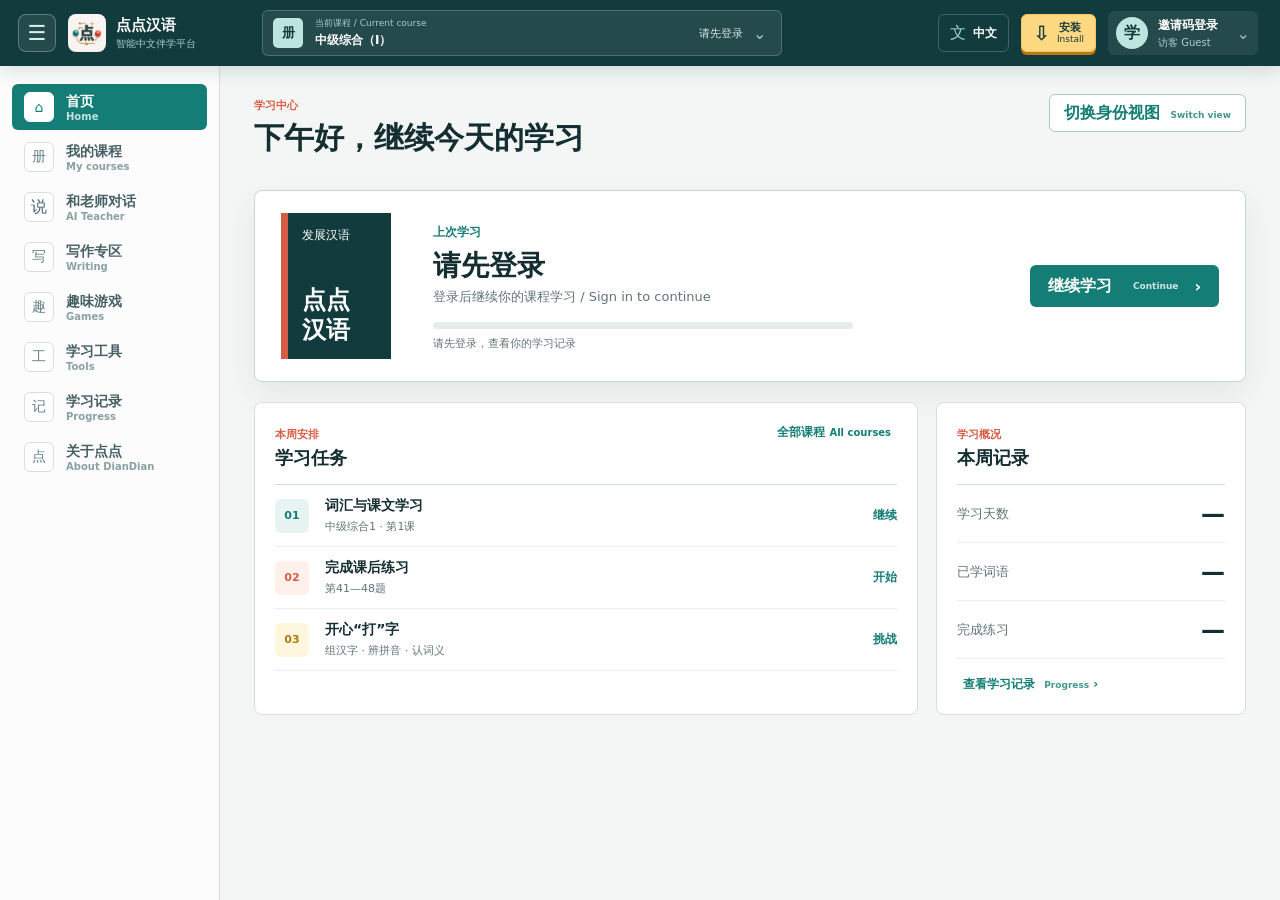
<file: modules/learning-hub/index.html>
<!doctype html>
<html lang="zh-Hans">
<head>
  <meta charset="utf-8">
  <meta name="viewport" content="width=device-width, initial-scale=1">
  <meta name="theme-color" content="#123b3d">
  <title>学习中心 · 点点汉语</title>
  <link rel="manifest" href="../../manifest.webmanifest">
  <link rel="icon" type="image/png" sizes="32x32" href="../../icons/favicon-32.png">
  <link rel="apple-touch-icon" href="../../icons/apple-touch-icon-180.png">
  <link rel="stylesheet" href="styles.css?v=20260920-mobile-logout-1">
  <link rel="stylesheet" href="writing-zone.css?v=20260826-2">
  <link rel="stylesheet" href="practice-analytics.css?v=20260811-6">
  <link rel="stylesheet" href="teacher-insights.css?v=20260920-1">
</head>
<body>
  <div class="app-shell">
    <header class="topbar">
      <button class="nav-toggle" id="navToggle" type="button" aria-expanded="true" aria-controls="primarySidebar" aria-label="收起导航 / Collapse navigation" title="收起导航 / Collapse navigation">☰</button>
      <a class="brand" href="./" aria-label="点点汉语学习中心">
        <img src="../../icons/icon-96.png" alt="">
        <span><strong>点点汉语</strong><small>智能中文伴学平台</small></span>
      </a>
      <button class="course-switcher-button" type="button" data-action="open-course-dialog" aria-haspopup="dialog">
        <span class="course-switcher-icon" aria-hidden="true">册</span>
        <span><small>当前课程 / Current course</small><strong id="currentBookLabel">中级综合（Ⅰ）</strong></span>
        <span class="course-switcher-lesson" id="currentLessonLabel">第1课</span>
        <i aria-hidden="true">⌄</i>
      </button>
      <button class="language-button" type="button" title="辅助语言"><span>文</span><b>中文</b></button>
      <button class="install-button" id="installAppButton" type="button" title="安装点点汉语 / Install Diandian Chinese">
        <span aria-hidden="true">⇩</span><span><b>安装</b><small>Install</small></span>
      </button>
      <button class="profile-button" id="profileButton" type="button" aria-haspopup="dialog">
        <span class="profile-avatar" id="profileAvatar">学</span>
        <span><strong id="profileName">邀请码登录</strong><small id="profileRole">访客</small></span>
        <i aria-hidden="true">⌄</i>
      </button>
      <button class="logout-button" id="logoutButton" type="button" hidden title="退出登录 / Sign out">
        <span aria-hidden="true">↪</span><b>退出<small>Sign out</small></b>
      </button>
    </header>

    <aside class="sidebar" id="primarySidebar" aria-label="主导航">
      <nav class="primary-navigation">
        <button class="active" type="button" data-view="home"><span aria-hidden="true">⌂</span><b>首页<small>Home</small></b></button>
        <button type="button" data-view="courses"><span aria-hidden="true">册</span><b>我的课程<small>My courses</small></b></button>
        <a class="teacher-chat-nav" href="../ai-teacher/"><span aria-hidden="true">说</span><b>和老师对话<small>AI Teacher</small></b></a>
        <button type="button" data-view="writing"><span aria-hidden="true">写</span><b>写作专区<small>Writing</small></b></button>
        <button type="button" data-view="games"><span aria-hidden="true">趣</span><b>趣味游戏<small>Games</small></b></button>
        <button type="button" data-view="tools"><span aria-hidden="true">工</span><b>学习工具<small>Tools</small></b></button>
        <button type="button" data-view="progress"><span aria-hidden="true">记</span><b>学习记录<small>Progress</small></b></button>
        <button type="button" data-view="about"><span aria-hidden="true">点</span><b>关于点点<small>About DianDian</small></b></button>
        <button type="button" data-view="teacher" data-role-nav="teacher" hidden><span aria-hidden="true">教</span><b>教学工作台<small>Teaching</small></b></button>
        <button type="button" data-view="admin" data-role-nav="admin" hidden><span aria-hidden="true">管</span><b>系统管理<small>Admin</small></b></button>
      </nav>
    </aside>

    <main class="main-content">
      <section class="app-view active" id="homeView" data-view-panel="home">
        <header class="page-heading">
          <div><span>学习中心</span><h1>下午好，继续今天的学习</h1></div>
          <button class="quiet-button" type="button" data-action="open-role-dialog">切换身份视图 <small>Switch view</small></button>
        </header>

        <section class="continue-panel" aria-labelledby="continueTitle">
          <div class="course-cover" aria-hidden="true"><span>发展汉语</span><strong id="courseCoverTitle">中级<br>综合Ⅰ</strong></div>
          <div class="continue-copy">
            <span>上次学习</span>
            <h2 id="continueTitle">第1课 · 你咋不早说</h2>
            <p id="continueMeta">发展汉语 · 中级综合1</p>
            <div class="progress-line"><i id="homeProgressBar" style="width: 0%"></i></div>
            <small id="homeProgressText">加载学习记录…</small>
          </div>
          <a class="primary-button" id="continueLink" href="../digital-book/?lesson=zjzh-1-1">继续学习 <small>Continue</small> <span>›</span></a>
        </section>

        <div class="dashboard-grid">
          <section class="dashboard-section">
            <header><div><span>本周安排</span><h2>学习任务</h2></div><button type="button" data-view="courses">全部课程 <small>All courses</small></button></header>
            <div class="task-list">
              <a id="primaryTaskLink" href="../digital-book/?lesson=zjzh-1-1"><span class="task-number">01</span><span><strong>词汇与课文学习</strong><small id="primaryTaskMeta">中级综合1 · 第1课</small></span><b>继续</b></a>
              <a id="secondaryTaskLink" href="../digital-book/?lesson=zjzh-1-1#practice"><span class="task-number coral">02</span><span><strong id="secondaryTaskTitle">完成课后练习</strong><small id="secondaryTaskMeta">第41—48题</small></span><b>开始</b></a>
              <a id="gameTaskLink" href="../character-hit/?lesson=zjzh-1-1"><span class="task-number gold">03</span><span><strong>开心“打”字</strong><small>组汉字 · 辨拼音 · 认词义</small></span><b>挑战</b></a>
            </div>
          </section>

          <section class="dashboard-section compact-section">
            <header><div><span>学习概况</span><h2>本周记录</h2></div></header>
            <dl class="stat-list">
              <div><dt>学习天数</dt><dd id="statStudyDays">—<small>天</small></dd></div>
              <div><dt>已学词语</dt><dd id="statWords">—<small>个</small></dd></div>
              <div><dt>完成练习</dt><dd id="statExercises">—<small>题</small></dd></div>
            </dl>
            <button class="text-button" type="button" data-view="progress">查看学习记录 <small>Progress</small> ›</button>
          </section>
        </div>

      </section>

      <section class="app-view" id="writingView" data-view-panel="writing" hidden>
        <header class="page-heading writing-page-heading">
          <div><span>独立写作</span><h1>写作专区</h1><p>录入题目和要求，在田字格中完成并提交手写作文。</p></div>
          <button class="primary-button compact-action" id="newEssayButton" type="button"><span aria-hidden="true">＋</span>新建作文 <small>New essay</small></button>
        </header>
        <section class="writing-toolbar" aria-label="作文筛选">
          <nav id="writingStatusTabs">
            <button class="active" type="button" data-writing-filter="all">全部<small>All</small></button>
            <button type="button" data-writing-filter="draft">草稿<small>Draft</small></button>
            <button type="button" data-writing-filter="submitted">已提交<small>Submitted</small></button>
            <button type="button" data-writing-filter="returned">待修改<small>Returned</small></button>
            <button type="button" data-writing-filter="completed">已完成<small>Completed</small></button>
          </nav>
          <span id="writingItemCount">0篇</span>
        </section>
        <section class="writing-batch-toolbar" id="writingBatchToolbar" aria-label="作文批量分析" hidden>
          <label class="batch-select-all"><input id="writingSelectAll" type="checkbox"><span>全选当前列表 <small>Select all</small></span></label>
          <strong id="writingSelectedCount">已选0篇</strong>
          <label class="batch-analysis-basis"><span>分析依据</span><select id="writingAnalysisMode"><option value="teacher">教师终评（推荐）</option><option value="ai">AI初评</option></select></label>
          <button class="primary-button" id="writingAnalyzeButton" type="button" disabled>生成班级分析 <small>Analyze</small></button>
        </section>
        <section class="writing-list" id="writingList" aria-live="polite"></section>
      </section>

      <section class="app-view" id="gamesView" data-view-panel="games" hidden>
        <header class="page-heading"><div><span>趣味复习</span><h1>教材词汇游戏</h1><p>从当前教材和课程中选择词语，完成短时、高频的回顾练习。</p></div></header>
        <div class="game-library">
          <a class="game-entry featured" href="../character-hit/">
            <div class="game-entry-visual" aria-hidden="true"><i>门</i><b>+</b><i>耳</i><b>→</b><strong>闻</strong></div>
            <div><span>初级综合Ⅰ 1—5课 · 中级综合Ⅰ 1—4课</span><h2>开心“打”字 <small>Character Hit</small></h2><p>射中正确部件组汉字，再击中彩色气球完成拼音和母语词义辨认。 · Shoot components to build characters, then pop balloons to match pinyin and meaning.</p><small>45组教材汉字 · 拼音 · 词义</small></div>
            <em>开始挑战 · Play ›</em>
          </a>
          <a class="game-entry word-link" href="../word-link/">
            <div class="game-entry-mark" aria-hidden="true">连</div>
            <div><span>初级综合Ⅰ 1—5课 · 中级综合Ⅰ 1—4课</span><h2>单词连连看 <small>Word Link</small></h2><p>连接汉字、拼音和母语词义，完成教材词汇的高频回顾。 · Match characters, pinyin and meanings for high-frequency vocabulary review.</p><small>269个教材词语 · 多语言匹配</small></div>
            <em>开始游戏 · Play ›</em>
          </a>
          <a class="game-entry hanzi-challenge" href="../hanzi-challenge/">
            <div class="game-entry-mark" aria-hidden="true">闯</div>
            <div><span>初级综合Ⅰ 1—5课 · 中级综合Ⅰ 1—4课</span><h2>汉字大闯关 <small>Hanzi Challenge</small></h2><p>根据拼音、教材词语和中文提示，从相近汉字中选出正确答案。 · Pick the right character using pinyin, words and Chinese hints.</p><small>90个教材汉字项目 · 汉字辨析</small></div>
            <em>开始闯关 · Play ›</em>
          </a>
        </div>
      </section>

      <section class="app-view" id="toolsView" data-view-panel="tools" hidden>
        <header class="page-heading"><div><span>学习工具</span><h1>学习工具 <small>Tools</small></h1><p>拼音、汉字与发音的辅助学习工具，持续更新中。</p></div></header>
        <div class="game-library">
          <a class="game-entry" href="../pinyin-generator/">
            <div class="game-entry-mark" aria-hidden="true">拼</div>
            <div><span>拼音工具 · Pinyin tool</span><h2>拼音声调生成器 <small>Pinyin Tone Generator</small></h2><p>输入拼音，点选声调，一键得到带调拼音和 IPA 国际音标。</p><small>拼音 · 声调 · IPA</small></div>
            <em>打开工具 ›</em>
          </a>
        </div>
      </section>

      <section class="app-view" id="coursesView" data-view-panel="courses" hidden>
        <header class="page-heading"><div><span>课程</span><h1>我的课程</h1><p id="coursePageIntro">按教材系列、阶段和册别查找课程。</p></div></header>
        <section class="student-course-list" id="studentCourseList" hidden></section>
        <section class="course-overview">
          <header class="course-overview-header">
            <div><span>当前教材</span><h2 id="lessonDirectoryTitle">中级综合（Ⅰ）</h2></div>
            <button class="quiet-button" type="button" data-action="open-course-dialog">切换教材 / Switch</button>
          </header>
          <section class="lesson-directory" aria-labelledby="lessonDirectoryTitle">
            <header><span>课程目录 / Lessons</span><strong id="lessonCount">共14课</strong></header>
            <div class="lesson-list" id="lessonList"></div>
          </section>
        </section>
      </section>

      <section class="app-view" id="progressView" data-view-panel="progress" hidden>
        <header class="page-heading"><div><span>学习记录</span><h1>我的学习</h1><p>正式登录接入后，这里将汇总跨设备学习记录。</p></div></header>
        <section class="record-table">
          <header><span>最近学习</span><strong id="progressTableTitle">我的学习记录</strong></header>
          <div id="progressRows"><p class="empty-approval">正在加载学习记录…</p></div>
        </section>
      </section>

      <section class="app-view" id="teacherView" data-view-panel="teacher" hidden>
        <header class="page-heading"><div><span>教师身份</span><h1>教学工作台</h1><p>集中查看班级成员、写作作业和课程练习学情。</p></div></header>
        <section class="class-context">
          <label><span>学期</span><select id="teacherTermSelect"></select></label>
          <label><span>教材</span><select id="teacherBookSelect"></select></label>
          <div><span>任课教师</span><strong id="teacherContextName">—</strong></div>
        </section>
        <nav class="teacher-tabs" aria-label="教学工作台功能">
          <button class="active" type="button" data-teacher-tab="courses">课程管理 <small>Courses</small></button>
          <button type="button" data-teacher-tab="writing">写作设置 <small>Writing</small></button>
          <button type="button" data-teacher-tab="insights">班级学情 <small>Insights</small></button>
          <button type="button" data-teacher-tab="inbox">作文收件箱 <small>Inbox</small></button>
        </nav>
        <section class="teacher-tab-panel" data-teacher-panel="courses">
        <section class="teacher-course-panel" id="teacherCoursePanel">
          <header class="teacher-course-head">
            <div><span>课程管理</span><h2>我的课程 <small>My courses</small></h2><p>按“学期 + 教材”建立课程，再在课程中添加学生并发放邀请码。</p></div>
            <button class="primary-button" type="button" data-action="open-new-course">＋ 新建课程 <small>New course</small></button>
          </header>
          <div class="teacher-course-list" id="teacherCourseList"><p class="empty-approval">还没有课程，点击“＋新建课程”。</p></div>
          <section class="course-student-panel" id="courseStudentPanel" hidden>
            <header class="course-student-head">
              <button class="quiet-button" type="button" data-action="back-course-list">← 返回课程列表 <small>Back</small></button>
              <div class="course-student-title"><strong id="courseStudentTitle">—</strong><small id="courseStudentMeta">—</small></div>
              <button class="quiet-button" type="button" data-action="copy-all-invites">复制全部邀请信息 <small>Copy all</small></button>
            </header>
            <div class="course-student-toolbar">
              <button class="quiet-button" type="button" data-action="open-add-student">＋ 新增学生 <small>Add student</small></button>
              <a class="quiet-button" href="templates/student-import-template.xlsx" download="学生导入模板.xlsx" data-action="download-student-template">下载 Excel 模板 <small>Template</small></a>
              <label class="file-import-label"><span>导入 Excel</span><input type="file" id="studentExcelInput" accept=".xlsx,.xls,.csv" hidden></label>
              <button class="danger-button archive-course-button" id="archiveCourseButton" type="button" data-action="archive-course" disabled>归档班级</button>
            </div>
            <p class="course-import-result" id="courseImportResult" role="status" hidden></p>
            <div class="course-student-table" id="courseStudentTable"></div>
          </section>
        </section>
        </section>
        <section class="teacher-tab-panel" data-teacher-panel="writing" hidden>
        <section class="writing-policy-panel" aria-labelledby="writingPolicyTitle">
          <div><span>47、48题</span><h2 id="writingPolicyTitle">写作作答方式 <small>Writing input mode</small></h2><p>此设置对当前学期、教材和班级生效。</p></div>
          <label><span>学生可使用</span><select id="writingInputModeSelect"><option value="both">键盘输入和手写作答</option><option value="handwriting-only">仅手写作答</option><option value="keyboard-only">仅键盘输入</option></select></label>
          <button class="primary-button" id="saveWritingPolicyButton" type="button">保存设置 <small>Save</small></button>
          <p id="writingPolicyStatus" role="status"></p>
        </section>
        </section>
        <section class="teacher-tab-panel" data-teacher-panel="insights" hidden>
        <section class="teacher-practice-panel" id="teacherPracticePanel" aria-labelledby="teacherPracticeTitle">
          <header>
            <div><span>课程学情</span><h2 id="teacherPracticeTitle">班级学习简报 <small>Learning insights</small></h2><p>快速定位全班的词汇、课文和练习薄弱点。</p></div>
            <div class="practice-report-controls">
              <label><span>课次</span><select id="practiceReportLesson"><option value="zjzh-1-1">第1课 · 你咋不早说</option><option value="zjzh-1-2">第2课 · 和时间赛跑</option><option value="zjzh-1-3">第3课 · 租房那些事</option><option value="zjzh-1-4">第4课 · 老舍小时候的故事</option><option value="zjzh-1-5">第5课 · 我在中国学规矩</option></select></label>
              <button class="quiet-button" id="refreshPracticeReport" type="button">刷新 <small>Refresh</small></button>
            </div>
          </header>
          <nav class="learning-report-tabs" aria-label="学情类型"><button class="active" type="button" data-learning-report="vocabulary">词汇 <small>Vocabulary</small></button><button type="button" data-learning-report="text">课文 <small>Text</small></button><button type="button" data-learning-report="practice">练习 <small>Practice</small></button></nav>
          <nav class="practice-kind-tabs" id="practiceKindTabs" aria-label="练习类型" hidden><button class="active" type="button" data-practice-kind="objective">客观题 <small>Objective</small></button><button type="button" data-practice-kind="subjective">主观题 <small>Subjective</small></button></nav>
          <p class="practice-report-status" id="practiceReportStatus" role="status">选择课次后查看班级学习情况。</p>
          <div id="practiceReportContent"></div>
        </section>
        </section>
        <section class="teacher-tab-panel" data-teacher-panel="inbox" hidden>
        <section class="teacher-writing-summary">
          <div><span>写作专区</span><h2>作文收件箱</h2><p>查看学生手写作文、AI评价和待批阅记录。</p></div>
          <strong id="teacherWritingPending">0篇待批阅</strong>
          <button class="quiet-button" type="button" data-view="writing">打开收件箱 <small>Inbox</small></button>
        </section>
        </section>
      </section>

      <section class="app-view" id="adminView" data-view-panel="admin" hidden>
        <header class="page-heading"><div><span>管理员身份</span><h1>系统管理</h1><p>管理教师账号、教材开放与多语言内容审核。</p></div></header>
        <nav class="admin-tabs" aria-label="系统管理功能">
          <button class="active" type="button" data-admin-tab="overview">系统总览<small>Overview</small></button>
          <button type="button" data-admin-tab="classes">教师与班级<small>Classes</small></button>
          <button type="button" data-admin-tab="users">用户与角色管理<small>Users &amp; roles</small></button>
          <button type="button" data-admin-tab="publishing">教材与课程发布<small>Publishing</small></button>
          <button type="button" data-admin-tab="review">多语言内容审核<small>Review</small></button>
          <button type="button" data-admin-tab="locales">语种管理<small>Languages</small></button>
        </nav>
        <main class="admin-content" aria-live="polite">
        <section class="admin-panel" data-admin-panel="overview">
          <div class="admin-panel-heading"><div><span>概览</span><h2>系统总览</h2><p>查看平台规模与内容开放状态。详细班级和学生数据将在下一步接入。</p></div></div>
          <div class="admin-stat-grid" aria-label="系统统计">
            <article class="admin-stat-card"><span>教师账号</span><strong id="adminStatTeachers">—</strong><small>Teachers</small></article>
            <article class="admin-stat-card"><span>班级数量</span><strong id="adminStatClasses">—</strong><small>Classes</small></article>
            <article class="admin-stat-card"><span>学生数量</span><strong id="adminStatStudents">—</strong><small>Students</small></article>
            <article class="admin-stat-card"><span>开放教材</span><strong id="adminStatBooks">—</strong><small>Published books</small></article>
          </div>
          <div class="admin-overview-note" id="adminOverviewNote">正在读取本地管理数据…</div>
        </section>
        <section class="admin-panel" data-admin-panel="classes" hidden>
          <div class="admin-panel-heading"><div><span>组织</span><h2>教师与班级</h2><p>查看教师新建的班级和每个班级的学生名单。管理员仅有只读权限。</p></div></div>
          <div class="admin-list" id="adminCourseList"></div>
          <section class="admin-detail-panel" id="adminCourseStudentsPanel" hidden>
            <div class="admin-panel-heading"><div><span>班级学生</span><h2 id="adminCourseStudentsTitle">学生列表</h2></div></div>
            <div class="admin-list" id="adminCourseStudentsList"></div>
          </section>
        </section>
        <section class="admin-panel" data-admin-panel="users">
          <div class="admin-panel-heading"><div><span>角色</span><h2>用户与角色管理</h2><p>教师负责本班学生名单；管理员负责教师账号的开通、停用与删除。</p></div></div>
          <form class="admin-inline-form" id="addTeacherForm" hidden>
            <label><span>教师姓名 / Name</span><input name="teacherName" required maxlength="40" placeholder="教师中文姓名或英文名"></label>
            <label><span>教师邀请码 / Invite（必填）</span><input name="teacherInviteCode" required maxlength="12" placeholder="教师登录用邀请码，自行设置"></label>
            <button class="primary-button" type="submit">添加教师 <small>Add teacher</small></button>
            <button class="quiet-button" type="button" data-action="cancel-add-teacher">取消 <small>Cancel</small></button>
          </form>
          <div class="admin-toolbar"><strong>教师账号 <span id="teacherCount">0</span></strong><button class="quiet-button" type="button" data-action="open-add-teacher">＋ 新增教师 <small>Add teacher</small></button></div>
          <div class="admin-list" id="adminTeacherList"></div>
        </section>
        <section class="admin-panel" data-admin-panel="publishing" hidden>
          <div class="admin-panel-heading"><div><span>课程</span><h2>教材与课程发布</h2><p>控制教材是否开放给学生，以及已开放课次数量，学生端实时生效。</p></div></div>
          <div class="admin-list" id="adminPublishingList"></div>
        </section>
        <section class="admin-panel" data-admin-panel="review" hidden>
          <div class="admin-panel-heading"><div><span>语种</span><h2>多语言内容审核</h2><p>从云端数据统计已开放课次的语种覆盖，并标记审核状态。</p></div></div>
          <div class="admin-toolbar"><strong>覆盖语种：中文 · 拼音 · 英 · 西 · 法 · 印尼 · 日 · 韩 · 老挝 · 马来 · 缅 · 俄 · 泰</strong><button class="quiet-button" type="button" data-action="review-refresh-all">全部刷新统计 <small>Refresh all</small></button></div>
          <div class="admin-list" id="adminReviewList"></div>
        </section>
        <section class="admin-panel" data-admin-panel="locales" hidden>
          <div class="admin-panel-heading"><div><span>全局配置</span><h2>语种管理</h2><p>统一控制学生端和教师端可选择的辅助语种。关闭语种不会删除已有内容。</p></div></div>
          <div class="admin-list" id="adminLocaleList"></div>
          <div class="admin-overview-note">英语是系统保底语言，不能关闭。修改后会记录到云端配置。</div>
        </section>
        </main>
        <div class="management-list"><button>系统配置 <small>Settings</small> <span>待接入</span></button></div>
      </section>

      <section class="app-view about-view" id="aboutView" data-view-panel="about" hidden>
        <header class="about-hero">
          <div class="about-hero-mark" aria-hidden="true">点</div>
          <div><span>关于系统 / About the Platform</span><h1>关于点点汉语 <small>About DianDian Chinese</small></h1><p>连接课堂教学、语言实践与智能伴学的国际中文教育辅助平台。<br><small>An international Chinese learning companion connecting classroom teaching, language practice, and AI-assisted learning.</small></p></div>
        </header>

        <nav class="about-tabs" aria-label="关于点点页面导航 / About DianDian navigation">
          <button class="active" type="button" data-about-tab="developer"><span aria-hidden="true">开</span><b>开发者信息<small>Developer Information</small></b></button>
          <button type="button" data-about-tab="teachers"><span aria-hidden="true">师</span><b>授课教师<small>Instructors</small></b></button>
          <button type="button" data-about-tab="guide"><span aria-hidden="true">册</span><b>平台使用手册<small>User Guide</small></b></button>
          <button type="button" data-about-tab="activities"><span aria-hidden="true">影</span><b>课程活动<small>Course Activities</small></b></button>
          <button type="button" data-about-tab="feedback"><span aria-hidden="true">言</span><b>讨论与反馈<small>Discussion & Feedback</small></b></button>
        </nav>

        <section class="about-panel" data-about-panel="developer">
          <div class="about-card about-developer-card">
            <span class="about-card-kicker">程序开发 / Developer</span>
            <h2>鄢清华 <small>Yan Qinghua</small></h2>
            <p>重庆工商大学<br><small>Chongqing Technology and Business University</small></p>
          </div>
          <div class="about-card">
            <span class="about-card-icon" aria-hidden="true">谢</span>
            <h2>鸣谢 <small>Acknowledgements</small></h2>
            <p>感谢重庆工商大学对外汉语教研室对本平台建设给予的大力支持。</p>
            <p class="about-en">Special thanks to the Teaching and Research Section of Chinese as a Foreign Language at Chongqing Technology and Business University for its strong support.</p>
          </div>
          <aside class="about-notice">
            <strong>使用声明 <small>Usage Notice</small></strong>
            <p>本学习平台目前仅用于重庆工商大学国际中文教育教学辅助与相关教学实践，不作对外商业用途。</p>
            <p>This learning platform is currently intended solely for supporting international Chinese language education and related teaching practices at Chongqing Technology and Business University. It is not used for external commercial purposes.</p>
          </aside>
        </section>

        <section class="about-panel instructor-panel" data-about-panel="teachers" hidden>
          <header class="about-section-heading"><span>教师团队 / Teaching Team</span><h2>授课教师 <small>Instructors</small></h2><p>点击姓名查看教师资料。 / Select a name to view the instructor profile.</p></header>
          <nav class="instructor-name-tabs" id="aboutTeacherTabs" aria-label="授课教师 / Instructors"><button class="active" type="button" disabled>曹丹丹</button><button type="button" disabled>李进</button><button type="button" disabled>袁玥</button></nav>
          <section class="instructor-profile" id="aboutTeacherProfile"><div class="instructor-photo-placeholder" aria-hidden="true">师</div><div><p class="empty-approval">正在读取教师资料… / Loading instructor profiles…</p></div></section>
          <section class="about-management-panel instructor-management" id="aboutTeacherManagement" hidden>
            <header><div><strong>教师资料管理 <small>Instructor Profile Management</small></strong><p>教师只能编辑本人资料；管理员可新增、审核和发布。</p></div><button class="primary-button" type="button" data-action="open-about-teacher">＋ 新增教师 <small>Add instructor</small></button></header>
            <div id="aboutTeacherManageList"></div>
          </section>
        </section>

        <section class="about-panel" data-about-panel="guide" hidden>
          <header class="about-section-heading"><span>快速上手 / Getting Started</span><h2>平台使用手册 <small>User Guide</small></h2><p>选择相应身份和功能，查看简要操作说明。 / Choose a role or feature for a concise guide.</p></header>
          <div class="guide-grid">
            <article class="guide-card"><i>01</i><h3>学生使用指南 <small>Student Guide</small></h3><ol><li>使用邀请码登录。<small>Sign in with an invitation code.</small></li><li>选择教材、课程和辅助语言。<small>Select a textbook, lesson, and support language.</small></li><li>进入学习并查看个人记录。<small>Start learning and review your progress.</small></li></ol></article>
            <article class="guide-card"><i>02</i><h3>教师使用指南 <small>Teacher Guide</small></h3><ol><li>进入教学工作台。<small>Open the Teaching Workspace.</small></li><li>建立课程并管理学生。<small>Create courses and manage students.</small></li><li>查看写作与班级学情。<small>Review writing and class insights.</small></li></ol></article>
            <article class="guide-card"><i>03</i><h3>课程学习 <small>Course Learning</small></h3><ol><li>按课程结构切换学习部分。<small>Move through each lesson section.</small></li><li>使用播放、跟读和练习功能。<small>Use playback, repetition, and exercises.</small></li><li>需要时开启母语辅助。<small>Enable native-language aid when needed.</small></li></ol></article>
            <article class="guide-card"><i>04</i><h3>AI伴学功能 <small>AI Learning Assistance</small></h3><ol><li>在当前学习内容中打开AI辅助。<small>Open AI support in the current activity.</small></li><li>提交语音、书写或练习答案。<small>Submit speech, writing, or exercise answers.</small></li><li>根据反馈再次练习。<small>Practice again using the feedback.</small></li></ol></article>
            <article class="guide-card guide-faq"><i>?</i><h3>常见问题 <small>Frequently Asked Questions</small></h3><p><b>听不到声音？ / No audio?</b><br>请检查设备音量、网络连接和浏览器播放权限。<br><small>Check device volume, network access, and browser playback permission.</small></p><p><b>页面没有更新？ / Page not updated?</b><br>请刷新页面；已安装PWA时可在更新提示中点击“刷新”。<br><small>Refresh the page, or use Refresh when the installed app shows an update notice.</small></p></article>
          </div>
        </section>

        <section class="about-panel" data-about-panel="activities" hidden>
          <header class="about-section-heading"><span>课堂内外 / In and Beyond the Classroom</span><h2>课程活动 <small>Course Activities</small></h2><p>记录语言实践、文化体验和课程交流活动。 / Highlights from language practice, cultural experiences, and course exchanges.</p></header>
          <div class="activity-public-list" id="aboutActivityList"><p class="empty-approval">正在读取课程活动… / Loading course activities…</p></div>
          <section class="about-management-panel" id="aboutActivityManagement" hidden>
            <header><div><strong>活动内容管理 <small>Activity Management</small></strong><p>教师可上传草稿并提交审核；管理员负责发布、下架和删除。</p></div><button class="primary-button" type="button" data-action="open-about-activity">＋ 新建活动 <small>New activity</small></button></header>
            <div id="aboutActivityManageList"></div>
          </section>
        </section>

        <section class="about-panel" data-about-panel="feedback" hidden>
          <header class="about-section-heading"><span>共同完善 / Help Us Improve</span><h2>讨论与反馈 <small>Discussion & Feedback</small></h2><p>仅支持中文或英文。学生发言经管理员审核后公开。 / Chinese or English only. Student posts are published after administrator review.</p></header>
          <form class="feedback-preview" id="aboutFeedbackForm">
            <label><span>发言语言 / Language</span><select name="language" required><option value="zh">中文 / Chinese</option><option value="en">英文 / English</option></select></label>
            <label><span>反馈类型 / Feedback Type</span><select name="type"><option value="suggestion">功能建议 / Feature Suggestion</option><option value="issue">功能问题 / Technical Issue</option><option value="content-error">内容错误 / Content Error</option><option value="evaluation">使用评价 / Evaluation</option><option value="other">其他 / Other</option></select></label>
            <label><span>所属课程 / Related Course</span><input name="courseId" type="text" maxlength="80" placeholder="例如：初级综合1 第5课 / e.g. Elementary Comprehensive 1, Lesson 5"></label>
            <label><span>联系方式（选填，不公开）/ Contact (Optional, private)</span><input name="contact" type="text" maxlength="160" placeholder="Email or other contact"></label>
            <label class="feedback-wide"><span>发言内容 / Post</span><textarea name="content" rows="6" minlength="10" maxlength="1000" required placeholder="仅限中文或英文，请勿填写隐私或敏感信息。 / Chinese or English only. Do not include private or sensitive information."></textarea><small>10—1000字符；禁止外部链接。 / 10–1000 characters; external links are not allowed.</small></label>
            <details class="community-guidelines feedback-wide">
              <summary>发言规范与法律声明 <small>Community Guidelines & Legal Notice</small></summary>
              <div><strong>用户发表的所有内容必须遵守中华人民共和国法律法规。</strong><p>严禁发布违法违规、危害国家安全、扰乱社会秩序、侵犯他人合法权益或其他法律法规禁止的内容。</p><p><b>All content must comply with the laws and regulations of the People’s Republic of China.</b> Content that violates laws and regulations, endangers national security, disrupts public order, infringes upon the lawful rights of others, or is otherwise prohibited is strictly forbidden.</p><ol><li>仅使用中文或英文。 / Chinese or English only.</li><li>文明交流，禁止侮辱、歧视、骚扰、威胁和人身攻击。 / Communicate respectfully. No abuse, discrimination, harassment, threats, or personal attacks.</li><li>不得发布违法、不当、虚假、有害或扰乱教学秩序的内容。 / No illegal, inappropriate, misleading, harmful, or disruptive content.</li><li>不得泄露本人或他人的隐私、联系方式、账号及身份信息。 / Do not disclose private information, contact details, credentials, or identity information.</li><li>未经授权，不得发布他人的姓名、照片、视频或个人资料。 / Do not share another person’s name, photos, videos, or personal information without permission.</li><li>禁止广告、垃圾信息、重复内容和无关链接。 / No advertising, spam, duplicate content, or unrelated links.</li><li>管理员有权审核、隐藏或删除违规内容。 / Administrators may review, hide, or remove content that violates these rules.</li></ol></div>
            </details>
            <label class="guidelines-consent feedback-wide"><input name="guidelinesAccepted" type="checkbox" required><span>我已阅读并同意遵守发言规范及中华人民共和国法律法规。<small>I have read and agree to follow the Community Guidelines and the laws and regulations of the People’s Republic of China.</small></span></label>
            <p class="feedback-login-note" id="aboutFeedbackLoginNote">请先登录后发言。 / Please sign in before posting.</p>
            <button class="primary-button" type="submit">提交 <small>Submit</small></button>
          </form>
          <section class="about-comment-section feedback-wide"><header><strong>讨论区 <small>Discussion</small></strong><button class="text-button" type="button" data-action="refresh-about-feedback">刷新 / Refresh</button></header><div class="about-comment-list" id="aboutCommentList"><p class="empty-approval">正在读取讨论内容… / Loading discussion…</p></div></section>
          <section class="about-management-panel feedback-wide" id="aboutFeedbackManagement" hidden><header><div><strong>评论审核 <small>Comment Moderation</small></strong><p>管理员可以审核、隐藏、回复或删除评论。</p></div></header><div id="aboutFeedbackManageList"></div></section>
        </section>
      </section>
    </main>

    <nav class="mobile-navigation" aria-label="移动端导航">
      <button class="active" type="button" data-view="home"><span>⌂</span><b>首页<small>Home</small></b></button>
      <button type="button" data-view="courses"><span>册</span><b>课程<small>Courses</small></b></button>
      <a class="teacher-chat-nav" href="../ai-teacher/"><span>说</span><b>对话<small>Teacher</small></b></a>
      <button type="button" data-view="writing"><span>写</span><b>写作<small>Writing</small></b></button>
      <button type="button" data-view="games"><span>趣</span><b>游戏<small>Games</small></b></button>
      <button type="button" data-view="tools"><span>工</span><b>工具<small>Tools</small></b></button>
      <button type="button" data-view="progress"><span>记</span><b>记录<small>Records</small></b></button>
      <button type="button" data-view="about"><span>点</span><b>关于<small>About</small></b></button>
    </nav>
  </div>

  <section class="pwa-install-banner" id="pwaInstallBanner" aria-live="polite" hidden>
    <img src="../../icons/icon-96.png" alt="">
    <span><strong>安装点点汉语 / Install Diandian Chinese</strong><small id="pwaInstallMessage">添加到桌面，像应用一样打开 / Install this app</small></span>
    <button class="pwa-install-action" type="button" data-pwa-install>安装 / Install</button>
    <button class="pwa-install-dismiss" type="button" data-pwa-dismiss aria-label="暂不安装 / Not now">×</button>
  </section>

  <dialog class="role-dialog about-teacher-dialog" id="aboutTeacherDialog" aria-labelledby="aboutTeacherDialogTitle">
    <form class="auth-dialog-shell" id="aboutTeacherForm">
      <header><div><span>授课教师 / Instructor</span><h2 id="aboutTeacherDialogTitle">教师资料 <small>Instructor profile</small></h2></div><button type="button" data-about-teacher-close aria-label="关闭">×</button></header>
      <input name="id" type="hidden">
      <div class="form-grid two-columns">
        <label class="admin-teacher-binding"><span>绑定教师账号ID / Teacher Account ID</span><input name="teacherUserId" maxlength="100"><small>必须与教师登录账号的 userId 完全一致。</small></label>
        <label class="admin-teacher-binding"><span>显示顺序 / Display Order</span><input name="displayOrder" type="number" min="0" max="9999" value="999"></label>
        <label><span>中文姓名 / Chinese Name</span><input name="nameZh" maxlength="80" required></label>
        <label><span>英文姓名 / English Name</span><input name="nameEn" maxlength="120" required></label>
        <label><span>教师身份 / Teaching Role</span><input name="roleZh" maxlength="80" value="专业教师" required></label>
        <label><span>Teaching Role</span><input name="roleEn" maxlength="120" value="Chinese Language Instructor" required></label>
        <label><span>所属单位 / Affiliation</span><input name="affiliationZh" maxlength="160" value="重庆工商大学"></label>
        <label><span>Affiliation</span><input name="affiliationEn" maxlength="220" value="Chongqing Technology and Business University"></label>
        <label class="wide-field"><span>教学方向 / Teaching Areas（中文）</span><textarea name="teachingZh" maxlength="600"></textarea></label>
        <label class="wide-field"><span>Teaching Areas (English)</span><textarea name="teachingEn" maxlength="900"></textarea></label>
        <label class="wide-field"><span>教师简介 / Biography（中文）</span><textarea name="biographyZh" maxlength="1600"></textarea></label>
        <label class="wide-field"><span>Biography (English)</span><textarea name="biographyEn" maxlength="2400"></textarea></label>
        <label><span>教授课程 / Courses（中文）</span><textarea name="coursesZh" maxlength="600"></textarea></label>
        <label><span>Courses (English)</span><textarea name="coursesEn" maxlength="900"></textarea></label>
        <label class="wide-field"><span>教师照片 / Photo</span><input name="photo" type="file" accept="image/jpeg,image/png,image/webp"><small>请确认已获得教师本人同意；JPEG、PNG、WebP，单张≤5MB，页面按4:5展示。</small></label>
      </div>
      <p class="course-import-result" id="aboutTeacherUploadStatus" role="status" hidden></p>
      <button class="primary-button" type="submit">保存教师资料 <small>Save profile</small></button>
    </form>
  </dialog>

  <dialog class="role-dialog about-activity-dialog" id="aboutActivityDialog" aria-labelledby="aboutActivityDialogTitle">
    <form class="auth-dialog-shell" id="aboutActivityForm">
      <header><div><span>课程活动 / Course Activity</span><h2 id="aboutActivityDialogTitle">新建活动 <small>New activity</small></h2></div><button type="button" data-about-activity-close aria-label="关闭">×</button></header>
      <input name="id" type="hidden">
      <div class="form-grid two-columns">
        <label><span>活动日期 / Date</span><input name="date" type="date" required></label>
        <label><span>课程或班级（选填）/ Course or Class</span><input name="className" maxlength="100"></label>
        <label><span>中文标题 / Chinese Title</span><input name="titleZh" maxlength="120" required></label>
        <label><span>英文标题 / English Title</span><input name="titleEn" maxlength="180" required></label>
        <label class="wide-field"><span>中文简介 / Chinese Introduction</span><textarea name="summaryZh" rows="4" maxlength="1200" required></textarea></label>
        <label class="wide-field"><span>英文简介 / English Introduction</span><textarea name="summaryEn" rows="4" maxlength="1800" required></textarea></label>
        <label><span>照片 / Photos</span><input name="photos" type="file" accept="image/jpeg,image/png,image/webp" multiple><small>JPEG、PNG、WebP；单张≤8MB；每项活动最多20张。</small></label>
        <label><span>视频 / Videos</span><input name="videos" type="file" accept="video/mp4" multiple><small>仅MP4（H.264 + AAC）；单个≤50MB；每项活动最多3个。</small></label>
      </div>
      <p class="course-import-result" id="aboutActivityUploadStatus" role="status" hidden></p>
      <button class="primary-button" type="submit">保存活动与上传媒体 <small>Save & Upload</small></button>
    </form>
  </dialog>

  <dialog class="role-dialog" id="roleDialog" aria-labelledby="roleDialogTitle">
    <div class="auth-dialog-shell">
      <header><div><span>账号原型</span><h2 id="roleDialogTitle">邀请码登录</h2></div><button type="button" data-auth-close aria-label="关闭">×</button></header>
      <nav class="auth-tabs" aria-label="登录身份">
        <button class="active" type="button" data-auth-tab="student-login">学生登录<small>Student</small></button>
        <button type="button" data-auth-tab="teacher-login">教师登录<small>Teacher</small></button>
        <button type="button" data-auth-tab="admin-login">管理员<small>Admin</small></button>
      </nav>

      <form class="auth-panel active" id="studentLoginForm" data-auth-panel="student-login">
        <div class="form-grid two-columns">
          <label><span>学号 / Student ID</span><input name="studentAccount" required autocomplete="username" placeholder="请输入学号"></label>
          <label><span>邀请码 / Invitation code</span><input name="inviteCode" required autocomplete="one-time-code" placeholder="教师发放的个人邀请码"></label>
        </div>
        <button class="primary-button" type="submit" data-auth-submit>验证并进入课程 <small>Continue</small></button>
        <p>使用教师发放的“学号 + 个人邀请码”登录；登录后可查看名下所有课程。</p>
      </form>

      <form class="auth-panel" id="teacherLoginForm" data-auth-panel="teacher-login" hidden>
        <div class="form-grid two-columns">
          <label><span>教师姓名或账号</span><input name="teacherAccount" required autocomplete="username" placeholder="请输入教师姓名"></label>
          <label><span>教师邀请码</span><input name="inviteCode" required autocomplete="one-time-code" placeholder="管理员发放的邀请码"></label>
          <label class="wide-field" data-auth-context hidden><span>选择班级与教材 / Class and textbook</span><select name="contextId"></select></label>
        </div>
        <button class="primary-button" type="submit" data-auth-submit>验证并进入工作台 <small>Continue</small></button>
        <p>教师账号由管理员开通（姓名＋邀请码）；登录后可自行新建课程并管理学生。</p>
      </form>

      <form class="auth-panel" id="adminLoginForm" data-auth-panel="admin-login" hidden>
        <label><span>管理员姓名</span><input name="administrator" required autocomplete="username" placeholder="请输入管理员姓名"></label>
        <label><span>管理员邀请码</span><input name="inviteCode" required autocomplete="one-time-code" placeholder="请输入管理员邀请码"></label>
        <button class="primary-button" type="submit">进入系统管理 <small>Enter</small></button>
        <p>管理员账号与邀请码由系统初始化，仅管理员本人持有，请勿泄露。</p>
      </form>
    </div>
  </dialog>

  <dialog class="role-dialog" id="addStudentDialog" aria-labelledby="addStudentDialogTitle">
    <form class="auth-dialog-shell" id="addStudentForm">
      <header><div><span>教学工作台</span><h2 id="addStudentDialogTitle">新增学生 <small>Add student</small></h2></div><button type="button" data-add-student-close aria-label="关闭">×</button></header>
      <div class="form-grid two-columns">
        <label><span>中文名 / Chinese name（可选）</span><input name="chineseName" maxlength="40" placeholder="有中文名时优先显示"></label>
        <label><span>学号 / Student ID</span><input name="studentId" required maxlength="40" placeholder="唯一学号，用于登录"></label>
        <label><span>英文名 / English name（中文名为空时必填）</span><input name="englishName" maxlength="40" placeholder="English name"></label>
        <label><span>邀请码 / Invitation code（可选）</span><input name="inviteCode" maxlength="12" placeholder="留空则自动生成"></label>
      </div>
      <p>添加后将立即确认加入：<strong id="addStudentContextLabel"></strong></p>
      <button class="primary-button" type="submit">添加并确认 <small>Add</small></button>
    </form>
  </dialog>

  <dialog class="role-dialog" id="newCourseDialog" aria-labelledby="newCourseTitle">
    <form class="auth-dialog-shell" id="newCourseForm">
      <header><div><span>教学工作台</span><h2 id="newCourseTitle">新建课程 <small>Create course</small></h2></div><button type="button" data-new-course-close aria-label="关闭">×</button></header>
      <div class="form-grid two-columns">
        <label><span>学期 / Term</span><select name="term" data-term-options required></select></label>
        <label><span>教材 / Textbook</span><select name="bookId" data-book-options required></select></label>
        <label class="wide-field"><span>班级名称 / Class name（选填）</span><input name="className" maxlength="40" placeholder="如：初级综合1班"></label>
      </div>
      <p>课程按“学期 + 教材”建立，创建后可在课程中添加学生并发放个人邀请码。</p>
      <button class="primary-button" type="submit">创建课程 <small>Create</small></button>
    </form>
  </dialog>

  <dialog class="writing-setup-dialog" id="writingSetupDialog" aria-labelledby="writingSetupTitle">
    <form class="writing-setup-shell" id="writingSetupForm">
      <header><div><span>新作文</span><h2 id="writingSetupTitle">录入作文任务</h2></div><button type="button" data-writing-close="setup" aria-label="关闭">×</button></header>
      <label><span>作文题目</span><input id="essayTitleInput" name="title" maxlength="120" required placeholder="请输入老师布置的作文题目"></label>
      <label><span>作文要求</span><textarea id="essayRequirementsInput" name="requirements" maxlength="1200" required placeholder="请输入字数、内容、词语或结构要求"></textarea></label>
      <div class="writing-setup-row">
        <label><span>提交给</span><select id="essayTeacherSelect" name="teacher" required></select></label>
        <label><span>AI反馈语言</span><select id="essayLocaleSelect" name="locale"></select></label>
      </div>
      <p class="writing-setup-hint" id="writingSetupHint" hidden>尚未绑定教师：作文将保存在本机，教师端暂不可见。请先请教师提供课程邀请码并加入课程后再提交。</p>
      <footer><button class="quiet-button" type="button" data-writing-close="setup">取消 <small>Cancel</small></button><button class="primary-button" type="submit">建立作文并开始手写 <small>Start writing</small></button></footer>
    </form>
  </dialog>

  <dialog class="writing-assist-dialog" id="writingAssistDialog" aria-labelledby="writingAssistTitle">
    <div class="writing-assist-shell">
      <header><div><span>多语言辅助</span><h2 id="writingAssistTitle">AI写作准备</h2></div><button type="button" data-writing-close="assist" aria-label="关闭">×</button></header>
      <nav id="writingAssistTabs" aria-label="AI辅助类型">
        <button class="active" type="button" data-assist-tab="understand">理解题目<small>Understand</small></button>
        <button type="button" data-assist-tab="outline">写作结构<small>Outline</small></button>
        <button type="button" data-assist-tab="expressions">参考表达<small>Expressions</small></button>
      </nav>
      <section id="writingAssistContent" class="writing-assist-content"></section>
    </div>
  </dialog>

  <dialog class="essay-writing-dialog" id="essayWritingDialog" aria-labelledby="essayWritingTitle">
    <div class="essay-writing-window" id="essayWritingWindow">
      <header data-essay-drag-handle>
        <div><span id="essayWritingMeta">手写作文</span><h2 id="essayWritingTitle">田字格作文稿</h2></div>
        <div class="essay-window-actions"><button type="button" data-essay-action="toggle-fullscreen" title="全屏 / Full screen" aria-label="全屏">⛶</button><button type="button" data-writing-close="canvas" title="关闭 / Close" aria-label="关闭">×</button></div>
      </header>
      <section class="essay-task-strip"><div><strong id="essayPromptTitle"></strong><p id="essayPromptRequirements"></p></div><button class="quiet-button" type="button" data-essay-action="assist">AI辅助 <small>AI assist</small></button></section>
      <div class="essay-writing-body">
        <section class="active-writing-column">
          <div class="column-heading"><span>当前一格</span><strong id="activeCellLabel">写下第1个字</strong></div>
          <div class="tian-writing-board"><i></i><i></i><i></i><i></i><canvas id="essayHandwritingCanvas" width="600" height="600" aria-label="单字手写田字格"></canvas></div>
          <div class="cell-actions"><button class="quiet-button" type="button" data-essay-action="clear-cell">清空 <small>Clear</small></button><button class="primary-button" type="button" data-essay-action="confirm-cell">确认此字 <small>Confirm</small></button></div>
          <div class="punctuation-row" aria-label="添加标点"><button type="button" data-essay-punctuation="，">，</button><button type="button" data-essay-punctuation="。">。</button><button type="button" data-essay-punctuation="？">？</button><button type="button" data-essay-punctuation="！">！</button><button type="button" data-essay-punctuation="；">；</button><button type="button" data-essay-punctuation="：">：</button></div>
        </section>
        <section class="manuscript-column">
          <div class="column-heading"><span>田字格草稿</span><strong id="essayWordCount">0字</strong></div>
          <div class="cell-edit-toolbar" id="essayCellEditToolbar" hidden>
            <strong id="essayCellEditLabel">当前选中 / Selected</strong>
            <div>
              <button type="button" data-essay-action="edit-selected">修改 <small>Edit</small></button>
              <button type="button" data-essay-action="insert-before">前面插入 <small>Insert before</small></button>
              <button type="button" data-essay-action="insert-after">后面插入 <small>Insert after</small></button>
              <button class="danger-button" type="button" data-essay-action="delete-selected">删除 <small>Delete</small></button>
              <button type="button" data-essay-action="cancel-selection">取消选择 <small>Cancel</small></button>
            </div>
          </div>
          <div class="manuscript-grid" id="essayManuscriptGrid"></div>
          <footer class="manuscript-pagination"><button type="button" data-essay-action="previous-page" aria-label="上一页">‹</button><span id="essayPageLabel">第1页</span><button type="button" data-essay-action="next-page" aria-label="下一页">›</button></footer>
        </section>
      </div>
      <footer class="essay-writing-footer"><button class="quiet-button" type="button" data-essay-action="undo-cell">删除末格 <small>Delete last</small></button><span id="essaySaveStatus">尚未保存</span><button class="quiet-button" type="button" data-essay-action="save-draft">保存草稿 <small>Save draft</small></button><button class="quiet-button ai-preview-button" type="button" data-essay-action="ai-preview">AI预评 <small>AI review</small></button><button class="primary-button submit-essay-button" type="button" data-essay-action="submit">提交教师 <small>Submit to teacher</small></button></footer>
    </div>
  </dialog>

  <dialog class="writing-review-dialog" id="writingReviewDialog" aria-labelledby="writingReviewTitle">
    <div class="writing-review-shell">
      <header><div><span id="writingReviewEyebrow">作文详情</span><h2 id="writingReviewTitle">作文批阅</h2></div><button type="button" data-writing-close="review" aria-label="关闭">×</button></header>
      <div id="writingReviewContent"></div>
    </div>
  </dialog>

  <dialog class="writing-analysis-dialog" id="writingAnalysisDialog" aria-labelledby="writingAnalysisTitle">
    <div class="writing-analysis-shell">
      <header>
        <div><span>匿名班级学情</span><h2 id="writingAnalysisTitle">作文班级分析</h2></div>
        <div><button type="button" data-analysis-action="classroom" title="课堂展示 / Classroom view">⛶</button><button type="button" data-writing-close="analysis" aria-label="关闭">×</button></div>
      </header>
      <div id="writingAnalysisContent" class="writing-analysis-content"></div>
    </div>
  </dialog>

  <div class="writing-ai-overlay" id="writingAiOverlay" hidden>
    <div><div class="writing-clock" aria-hidden="true"><i class="hour"></i><i class="minute"></i><i class="second"></i><b></b></div><strong>AI正在工作 <small>AI is working</small></strong><span id="writingAiStatus">正在整理手写作文</span><time id="writingAiElapsed">已等待 00:00 · Elapsed 00:00</time><em id="writingAiHint">请不要重复提交 · Please do not submit again</em></div>
  </div>

  <dialog class="course-dialog" id="courseDialog" aria-labelledby="courseDialogTitle">
    <div class="course-dialog-shell">
      <header>
        <div><span>发展汉语教材</span><h2 id="courseDialogTitle">选择课程 / Choose a course</h2></div>
        <button type="button" data-course-close aria-label="关闭">×</button>
      </header>
      <nav class="course-level-tabs" aria-label="学习阶段">
        <button type="button" data-course-level="beginner">初级 <small>Elementary</small></button>
        <button class="active" type="button" data-course-level="intermediate">中级 <small>Intermediate</small></button>
        <button type="button" data-course-level="advanced">高级 <small>Advanced</small></button>
      </nav>
      <label class="course-dialog-search"><span aria-hidden="true">⌕</span><input id="globalSearch" type="search" placeholder="搜索教材 / Search books" autocomplete="off"></label>
      <section class="level-catalog" id="levelCatalog" aria-label="发展汉语教材目录"></section>
      <section class="course-dialog-lessons" id="courseDialogLessons" aria-live="polite"></section>
    </div>
  </dialog>

  <dialog class="role-dialog" id="confirmDialog" aria-labelledby="confirmDialogTitle">
    <form class="auth-dialog-shell" id="confirmDialogForm">
      <header><div><span>提示</span><h2 id="confirmDialogTitle">请确认</h2></div><button type="button" data-confirm-cancel aria-label="关闭">×</button></header>
      <p class="confirm-dialog-message" id="confirmDialogMessage"></p>
      <footer class="confirm-dialog-actions">
        <button class="quiet-button" type="button" data-confirm-cancel>取消 <small>Cancel</small></button>
        <button class="danger-button" type="button" data-confirm-ok>确认 <small>Confirm</small></button>
      </footer>
    </form>
  </dialog>

  <div class="toast" id="toast" role="status" hidden></div>
  <script src="../../vendor/xlsx.full.min.js"></script>
  <script src="../../config.js?v=20260823-1"></script>
  <script src="../shared/learning-api-client.js?v=20260920-2"></script>
  <script src="../shared/draggable.js?v=20260823-1"></script>
  <script src="insight-model.js?v=20260920-1"></script>
  <script src="teacher-insights.js?v=20260920-6"></script>
  <script src="app.js?v=20260920-name-fallback-1" defer></script>
  <script src="writing-zone.js?v=20260826-2" defer></script>

  <section class="pwa-update-banner" id="pwaUpdateBanner" aria-live="polite" hidden>
    <span><strong>发现新版本</strong><small>点击刷新以更新到最新内容 / New version ready, tap to refresh</small></span>
    <button class="pwa-install-action" type="button" data-pwa-refresh>刷新 / Refresh</button>
  </section>
</body>
</html>
</file>
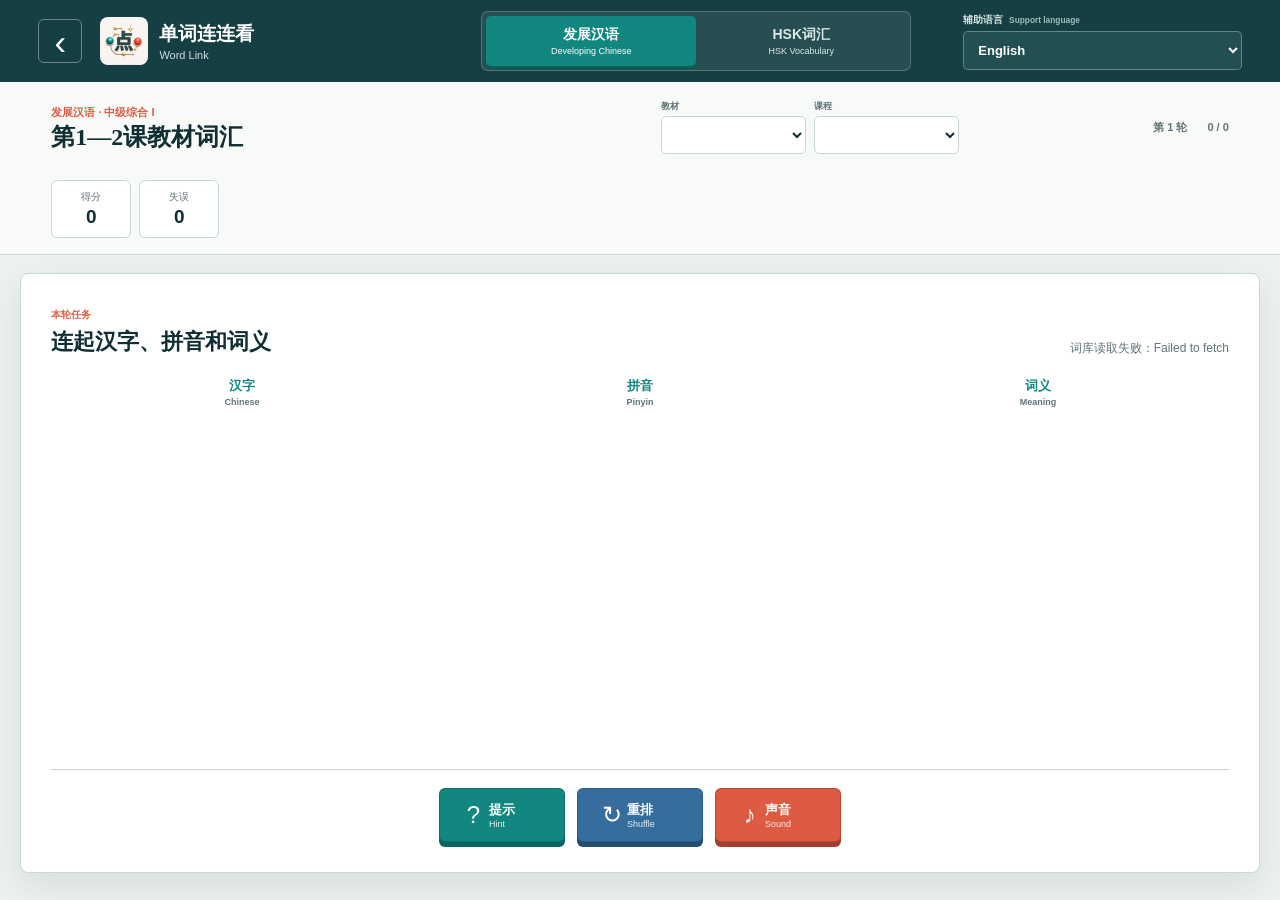
<file: modules/word-link/index.html>
<!doctype html>
<html lang="zh-Hans">
<head>
  <meta charset="utf-8">
  <meta name="viewport" content="width=device-width, initial-scale=1, viewport-fit=cover">
  <meta name="theme-color" content="#153f42">
  <title>单词连连看 · Word Link · 点点汉语</title>
  <link rel="manifest" href="../../manifest.webmanifest">
  <link rel="icon" type="image/png" sizes="32x32" href="../../icons/favicon-32.png">
  <link rel="stylesheet" href="styles.css?v=20260818-2">
</head>
<body>
  <main class="game-shell">
    <header class="game-bar">
      <a class="icon-button back-button" href="../learning-hub/" aria-label="返回学习中心" title="返回 / Back">‹</a>
      <a class="brand" href="../learning-hub/">
        <img src="../../icons/icon-96.png" alt="">
        <span><strong>单词连连看</strong><small>Word Link</small></span>
      </a>

      <div class="source-switch" role="group" aria-label="词库">
        <button type="button" data-source="developing" aria-pressed="true"><b>发展汉语</b><small>Developing Chinese</small></button>
        <button type="button" data-source="hsk" aria-pressed="false"><b>HSK词汇</b><small>HSK Vocabulary</small></button>
      </div>

      <label class="language-control">
        <span>辅助语言 <small>Support language</small></span>
        <select id="languageSelect" aria-label="辅助语言"></select>
      </label>
    </header>

    <section class="status-bar" aria-live="polite">
      <div><span id="sourceKicker">发展汉语 · 中级综合 I</span><h1 id="setTitle">第1—2课教材词汇</h1></div>
      <div class="lesson-index" id="lessonIndex"><label>教材<select id="bookSelect" aria-label="选择教材"></select></label><label>课程<select id="lessonSelect" aria-label="选择课程"></select></label></div>
      <div class="round-progress"><span id="roundLabel">第 1 轮</span><i><b id="progressFill"></b></i><small id="wordProgress">0 / 0</small></div>
      <div class="score-panel"><span>得分 <b id="scoreValue">0</b></span><span>失误 <b id="mistakeValue">0</b></span></div>
    </section>

    <section class="board-wrap" aria-labelledby="boardTitle">
      <header class="board-heading">
        <div><span>本轮任务</span><h2 id="boardTitle">连起汉字、拼音和词义</h2></div>
        <p id="feedback" role="status">每列选择一项，组成同一个词。</p>
      </header>

      <div class="column-headings" aria-hidden="true">
        <span>汉字 <small>Chinese</small></span>
        <span>拼音 <small>Pinyin</small></span>
        <span id="meaningHeading">词义 <small>Meaning</small></span>
      </div>
      <div class="match-board" id="matchBoard">
        <div class="tile-column" id="hanziColumn" data-kind="hanzi"></div>
        <div class="tile-column" id="pinyinColumn" data-kind="pinyin"></div>
        <div class="tile-column" id="meaningColumn" data-kind="meaning"></div>
      </div>

      <footer class="game-actions">
        <button class="action-button teal" id="hintButton" type="button"><span>?</span><b>提示</b><small>Hint</small></button>
        <button class="action-button blue" id="shuffleButton" type="button"><span>↻</span><b>重排</b><small>Shuffle</small></button>
        <button class="action-button coral" id="soundButton" type="button" aria-pressed="true"><span>♪</span><b>声音</b><small>Sound</small></button>
      </footer>
    </section>
  </main>

  <section class="dialog-layer" id="roundDialog" hidden>
    <div class="result-dialog" role="dialog" aria-modal="true" aria-labelledby="resultTitle">
      <span id="resultKicker">本轮完成</span>
      <h2 id="resultTitle">五组词语全部连对了</h2>
      <strong id="roundScore">+500</strong>
      <p id="resultText"></p>
      <button id="nextRoundButton" type="button"><b>下一轮</b><small>Next round</small></button>
      <button class="text-button" id="replayButton" type="button">重新练习本词库 / Restart</button>
    </div>
  </section>

  <section class="loading-layer" id="loadingLayer" aria-live="polite">
    <div class="loader"><i></i><span>正在读取词库</span><small>Loading vocabulary</small></div>
  </section>

  <script src="../../config.js?v=20260823-1"></script>
  <script src="app.js?v=20260818-4" defer></script>
</body>
</html>
</file>
<file: modules/ai-teacher/styles.css>
:root{color-scheme:dark;--bg:#07110f;--panel:rgba(13,29,26,.78);--text:#f4fbf8;--muted:#9bb5ad;--line:rgba(206,255,238,.13);--mint:#68f0c1}*{box-sizing:border-box}html,body{margin:0;min-height:100%}body{font-family:Inter,"PingFang SC","Microsoft YaHei",system-ui,sans-serif;color:var(--text);background:radial-gradient(circle at 18% 0%,rgba(45,168,132,.18),transparent 36%),radial-gradient(circle at 88% 85%,rgba(115,83,190,.17),transparent 36%),var(--bg)}button,a{font:inherit}.app{width:min(100%,780px);min-height:100vh;margin:auto;display:grid;grid-template-rows:auto 1fr auto;padding:22px clamp(18px,5vw,44px) max(28px,env(safe-area-inset-bottom));position:relative}.topbar{display:flex;align-items:center;justify-content:space-between;gap:18px}.round,.minor{width:44px;height:44px;border-radius:50%;border:1px solid var(--line);background:rgba(255,255,255,.045);color:var(--text);display:grid;place-items:center;text-decoration:none;cursor:pointer}.brand{text-align:center}.brand strong{display:block;font-size:16px}.brand span{display:block;margin-top:4px;color:var(--muted);font-size:12px}.stage{display:grid;align-content:center;justify-items:center;min-height:570px;padding:24px 0 12px}.orb-wrap{width:min(72vw,360px);height:min(72vw,360px);position:relative}.orb-wrap canvas{position:relative;z-index:1}.halo{position:absolute;inset:14%;border-radius:50%;background:rgba(76,233,186,.16);filter:blur(40px)}.status{margin-top:8px;color:var(--muted);font-size:14px}.prompt{margin:14px auto 0;max-width:590px;min-height:58px;text-align:center;font-size:clamp(19px,4vw,27px);line-height:1.45}.word-card{margin-top:16px;min-width:176px;padding:12px 20px;text-align:center;border:1px solid rgba(119,244,205,.22);border-radius:18px;background:linear-gradient(135deg,rgba(66,173,140,.16),rgba(98,82,172,.13))}.hanzi{font-size:25px}.pinyin{margin-top:4px;color:var(--mint);font-size:14px}.meaning{margin-top:3px;color:var(--muted);font-size:12px}.transcript{width:min(100%,620px);max-height:180px;margin-top:14px;overflow:auto;border:1px solid var(--line);border-radius:14px;background:var(--panel)}.transcript ol{margin:0;padding:12px 16px;list-style:none}.transcript li{padding:6px 0;color:var(--muted);font-size:13px}.transcript b{color:var(--text)}.controls{display:grid;justify-items:center;gap:16px}.quick{display:flex;flex-wrap:wrap;justify-content:center;gap:8px}.quick button{border:1px solid var(--line);border-radius:999px;padding:9px 14px;color:var(--muted);background:rgba(255,255,255,.035);cursor:pointer}.main-actions{display:flex;align-items:center;gap:20px}.mic{width:72px;height:72px;border:0;border-radius:50%;background:linear-gradient(135deg,#9effdf,#61e4ba 60%,#78d9f0);box-shadow:0 12px 38px rgba(80,237,188,.25);cursor:pointer;color:#072019;font-size:24px}.mic.live{background:linear-gradient(135deg,#ffbca9,#ff887e)}.caption{color:var(--muted);font-size:12px;text-align:center}dialog{width:min(92vw,480px);border:1px solid var(--line);border-radius:16px;background:#10231f;color:var(--text)}dialog form{display:grid;gap:14px}dialog label{display:grid;gap:8px}textarea{min-height:120px;padding:12px;border:1px solid var(--line);border-radius:10px;background:#07110f;color:var(--text);resize:vertical}dialog form div{display:flex;justify-content:flex-end;gap:8px}dialog button{padding:8px 14px;border:1px solid var(--line);border-radius:8px;background:#18342d;color:var(--text)}@media(max-width:560px){.app{padding-top:16px}.stage{min-height:500px}.orb-wrap{width:min(82vw,330px);height:min(82vw,330px)}}@media(prefers-reduced-motion:reduce){*{animation:none!important}}
</file>
<file: modules/character-hit/styles.css>
:root {
  --ink: #153438;
  --deep: #163f42;
  --teal: #11877f;
  --coral: #d9573f;
  --gold: #d49417;
  --paper: #fffdf6;
  --sky: #d9edf0;
  font-family: Inter, "Microsoft YaHei", system-ui, sans-serif;
  color: var(--ink);
  background: var(--deep);
}

* { box-sizing: border-box; }
html, body { width: 100%; min-height: 100%; margin: 0; overflow: hidden; }
button, select { font: inherit; }
button, a { -webkit-tap-highlight-color: transparent; }
button { cursor: pointer; }
a { color: inherit; text-decoration: none; }
[hidden] { display: none !important; }

.game { min-width: 320px; height: 100dvh; display: grid; grid-template-rows: 64px minmax(0, 1fr); overflow: hidden; background: var(--sky); }
.game-bar { position: relative; z-index: 30; display: grid; grid-template-columns: 42px 190px minmax(170px, 1fr) auto auto 78px; align-items: center; gap: 14px; padding: 7px 18px; color: #fff; background: var(--deep); box-shadow: 0 5px 0 rgba(8, 40, 42, .24); }
.back-button { width: 38px; height: 38px; display: grid; place-items: center; border: 1px solid rgba(255,255,255,.24); border-radius: 6px; font-size: 32px; line-height: 1; }
.brand { min-width: 0; display: flex; align-items: center; gap: 9px; }
.brand img { width: 42px; height: 42px; border-radius: 7px; }
.brand strong, .brand small { display: block; }
.brand strong { font-size: 16px; }
.brand small { margin-top: 2px; color: #b9d6d3; font-size: 9px; }
.round-meter { min-width: 0; display: grid; grid-template-columns: auto minmax(90px, 320px); align-items: center; justify-content: center; gap: 10px; }
.round-meter span { font-size: 11px; font-weight: 800; white-space: nowrap; }
.round-meter i { height: 7px; overflow: hidden; border-radius: 4px; background: rgba(255,255,255,.18); }
.round-meter b { width: 0; height: 100%; display: block; background: #f3bf53; transition: width .35s ease; }
.score-board { display: flex; align-items: center; gap: 8px; }
.score-board span { min-width: 74px; padding: 6px 9px; border: 1px solid rgba(255,255,255,.16); border-radius: 5px; color: #c8dddb; font-size: 9px; }
.score-board b { margin-left: 4px; color: #fff; font-size: 15px; }
.language-control { display: grid; grid-template-columns: auto auto; align-items: center; gap: 7px; }
.language-control span { color: #b9d1cf; font-size: 9px; }
.language-control select { height: 36px; padding: 0 25px 0 9px; color: #fff; border: 1px solid rgba(255,255,255,.24); border-radius: 5px; background: #234e51; font-size: 11px; }
.sound-button { height: 40px; display: flex; align-items: center; justify-content: center; gap: 5px; color: #17393b; border: 1px solid #f2c564; border-radius: 6px; background: #ffd77d; box-shadow: 0 3px 0 #9b6810; font-weight: 800; }
.sound-button[aria-pressed="false"] { color: #b4ccca; border-color: #527274; background: #294f52; box-shadow: 0 3px 0 #0c292b; }

.scene { position: relative; min-height: 0; overflow: hidden; isolation: isolate; background: #d9edf0; }
.scene-art { position: absolute; inset: 0; z-index: -3; width: 100%; height: 100%; object-fit: cover; }
.scene-pattern { position: absolute; inset: 0; z-index: -2; opacity: .23; background-image: radial-gradient(circle at center, rgba(255,255,255,.95) 0 1px, transparent 1.5px); background-size: 24px 24px; }
.mission-panel { position: absolute; top: 14px; left: 50%; z-index: 8; width: min(520px, calc(100% - 330px)); min-height: 94px; padding: 11px 160px 11px 18px; border: 1px solid rgba(21,52,56,.18); border-radius: 7px; background: rgba(255,253,246,.93); box-shadow: 0 10px 25px rgba(18,59,61,.13); transform: translateX(-50%); }
.mission-panel > span { color: var(--coral); font-size: 10px; font-weight: 900; }
.mission-panel h1 { margin: 3px 0 1px; font-size: 22px; letter-spacing: 0; }
.mission-panel p { margin: 0; color: #526c6f; font-size: 10px; }
.stage-steps { position: absolute; top: 12px; right: 12px; display: flex; gap: 4px; }
.stage-steps i { min-width: 40px; padding: 7px 5px; color: #677c7e; border: 1px solid #cddbd8; border-radius: 5px; background: #fff; font-size: 9px; font-style: normal; font-weight: 800; text-align: center; }
.stage-steps i.active { color: #fff; border-color: var(--teal); background: var(--teal); }
.stage-steps i.done { color: #fff; border-color: #d49a20; background: #d49a20; }

.playfield { position: absolute; inset: 0 0 56px; overflow: hidden; touch-action: none; }
.aim-layer, .float-layer, .effects-layer { position: absolute; inset: 0; width: 100%; height: 100%; pointer-events: none; }
.aim-layer { z-index: 10; }
.aim-layer line { stroke: rgba(217,87,63,.74); stroke-width: 2; stroke-dasharray: 7 7; }
.float-layer { z-index: 6; }
.effects-layer { z-index: 18; overflow: hidden; }

.target { position: absolute; min-width: 72px; min-height: 64px; display: grid; place-items: center; padding: 8px 14px; color: var(--ink); border: 2px solid rgba(255,255,255,.94); border-radius: 50%; background: #fffdf6; box-shadow: 0 6px 0 rgba(29,83,80,.38), 0 13px 22px rgba(18,59,61,.2); font: 800 31px/1 "KaiTi", "STKaiti", serif; pointer-events: auto; user-select: none; will-change: transform, left, top; }
.target::before { content: ""; position: absolute; inset: 5px; border: 1px dashed rgba(17,135,127,.35); border-radius: inherit; }
.target[data-kind="pinyin"] { min-width: 116px; min-height: 56px; border-radius: 28px; font: 800 18px/1.1 Inter, "Microsoft YaHei", sans-serif; }
.target[data-kind="meaning"] { max-width: 190px; min-width: 120px; min-height: 58px; border-radius: 26px; font: 750 15px/1.25 Inter, "Microsoft YaHei", sans-serif; text-align: center; }
.target.balloon { --balloon-color: #ef6b5b; --balloon-edge: #b93d31; min-height: 72px; padding: 12px 17px 15px; color: #fff; border: 2px solid rgba(255,255,255,.92); border-radius: 48% 48% 45% 45% / 52% 52% 43% 43%; background: var(--balloon-color); box-shadow: inset -9px -10px 0 rgba(73,36,28,.12), inset 7px 8px 0 rgba(255,255,255,.16), 0 7px 0 color-mix(in srgb, var(--balloon-edge) 72%, transparent), 0 15px 24px rgba(18,59,61,.2); text-shadow: 0 1px 2px rgba(45,31,25,.35); }
.target.balloon > span { position: relative; z-index: 2; display: block; animation: balloonTextFloat 2.4s ease-in-out infinite; }
.target.balloon::before { inset: 9px auto auto 17px; width: 13px; height: 20px; border: 0; border-radius: 50%; background: rgba(255,255,255,.44); transform: rotate(32deg); }
.target.balloon::after { content: ""; position: absolute; left: 50%; bottom: -9px; width: 0; height: 0; border-left: 7px solid transparent; border-right: 7px solid transparent; border-top: 11px solid var(--balloon-edge); transform: translateX(-50%); }
.balloon-string { position: absolute; top: calc(100% + 8px); left: 50%; width: 2px; height: 34px; border-radius: 2px; background: rgba(73,66,56,.6); transform: translateX(-50%) rotate(3deg); transform-origin: top; animation: balloonStringSway 2.1s ease-in-out infinite alternate; }
.target.balloon-1 { --balloon-color: #e85f50; --balloon-edge: #a83b31; }
.target.balloon-2 { --balloon-color: #188c83; --balloon-edge: #0a625d; }
.target.balloon-3 { --balloon-color: #d99b20; --balloon-edge: #9a6810; }
.target.balloon-4 { --balloon-color: #437eae; --balloon-edge: #295b84; }
.target.balloon-5 { --balloon-color: #be5f91; --balloon-edge: #873c65; }
.target.balloon-6 { --balloon-color: #6c8f43; --balloon-edge: #49662b; }
.target:nth-child(3n+1) { background: #fff0e8; }
.target:nth-child(3n+2) { background: #fff7cc; }
.target:nth-child(3n) { background: #e9f8f4; }
.target.balloon { background: var(--balloon-color); }
.target.aimed { outline: 4px solid rgba(217,87,63,.35); transform: scale(1.07); }
.target.shot { pointer-events: none; }

.word-card { position: absolute; left: 20px; bottom: 22px; z-index: 12; width: 160px; padding: 12px 14px; color: #fff; border: 1px solid rgba(255,255,255,.22); border-radius: 7px; background: rgba(22,63,66,.92); box-shadow: 0 7px 0 rgba(8,38,40,.34); }
.word-card span, .word-card strong, .word-card small { display: block; }
.word-card span { color: #f5ca6b; font-size: 9px; font-weight: 800; }
.word-card strong { margin: 3px 0; font: 800 30px/1.1 "KaiTi", "STKaiti", serif; }
.word-card small { color: #c5dcda; font-size: 9px; line-height: 1.4; }

.assembly { position: absolute; left: 50%; bottom: 18px; z-index: 12; width: 230px; min-height: 202px; padding: 9px 14px 10px; border: 2px solid rgba(255,255,255,.95); border-radius: 7px; background: rgba(255,253,246,.94); box-shadow: 0 8px 0 rgba(19,75,71,.34), 0 18px 35px rgba(18,59,61,.19); text-align: center; transform: translateX(-50%); }
.assembly-caption { color: var(--teal); font-size: 9px; font-weight: 900; }
.character-stage { position: relative; width: 150px; height: 136px; margin: 1px auto 0; }
.character-ghost, .character-complete { position: absolute; inset: 0; display: grid; place-items: center; font: 800 126px/1 "KaiTi", "STKaiti", serif; }
.character-ghost { color: rgba(31,83,81,.09); -webkit-text-stroke: 1px rgba(31,83,81,.17); }
.character-complete { color: var(--ink); opacity: 0; transform: scale(.72); transition: opacity .25s ease, transform .35s cubic-bezier(.2,.9,.2,1.3); }
.character-complete.show { opacity: 1; transform: scale(1); }
.placed-component { position: absolute; color: var(--ink); font-family: "KaiTi", "STKaiti", serif; font-weight: 800; line-height: 1; transform: translate(-50%, -50%); animation: settle .4s cubic-bezier(.15,.9,.2,1.35); }
.assembled-pinyin { min-height: 19px; display: block; color: var(--teal); font-size: 17px; }
.assembled-meaning { min-height: 16px; margin: 2px 0 0; color: #4e6568; font-size: 11px; }

.launcher { position: absolute; right: 38px; bottom: 26px; z-index: 14; width: 104px; height: 112px; transform-origin: 52px 94px; }
.launcher::before, .launcher::after { content: ""; position: absolute; bottom: 9px; width: 14px; height: 78px; border: 7px solid #6f3f29; border-bottom: 0; border-radius: 18px 18px 0 0; background: #b87548; }
.launcher::before { left: 23px; transform: rotate(-16deg); }
.launcher::after { right: 23px; transform: rotate(16deg); }
.launcher-arm { position: absolute; left: 25px; right: 25px; top: 29px; height: 3px; background: #d7b77c; }
.launcher i { position: absolute; left: 45px; top: 21px; width: 16px; height: 16px; border-radius: 50%; background: var(--coral); box-shadow: 0 0 0 4px rgba(255,255,255,.4); }
.launcher b { position: absolute; left: 36px; bottom: 6px; width: 34px; height: 34px; display: grid; place-items: center; color: #fff; border-radius: 50%; background: #173f42; font: 800 17px/1 "KaiTi", serif; }
.crosshair { position: absolute; z-index: 20; width: 30px; height: 30px; border: 2px solid rgba(217,87,63,.85); border-radius: 50%; opacity: 0; pointer-events: none; transform: translate(-50%, -50%); }
.crosshair::before, .crosshair::after { content: ""; position: absolute; background: rgba(217,87,63,.85); }
.crosshair::before { left: 13px; top: -7px; width: 2px; height: 40px; }
.crosshair::after { left: -7px; top: 13px; width: 40px; height: 2px; }
.playfield:hover .crosshair { opacity: 1; }

.projectile { position: absolute; z-index: 30; width: 16px; height: 16px; border: 3px solid #fff; border-radius: 50%; background: var(--coral); box-shadow: 0 0 0 5px rgba(217,87,63,.25); transform: translate(-50%, -50%); }
.fragment { position: absolute; z-index: 25; color: #173f42; font: 900 18px/1 "KaiTi", serif; pointer-events: none; }
.score-pop { position: absolute; z-index: 28; color: #fff; padding: 5px 8px; border-radius: 5px; background: var(--teal); box-shadow: 0 3px 0 #0c5e59; font-size: 12px; font-weight: 900; pointer-events: none; animation: scoreUp .7s ease forwards; }
.score-pop.wrong { background: var(--coral); box-shadow: 0 3px 0 #9d3827; }

.game-footer { position: absolute; left: 0; right: 0; bottom: 0; z-index: 22; height: 58px; display: grid; grid-template-columns: 120px minmax(0, 1fr) 120px; align-items: center; gap: 12px; padding: 7px 18px; color: #fff; background: var(--deep); }
.game-footer p { margin: 0; color: #e4efee; font-size: 12px; font-weight: 700; text-align: center; }
.hint-button, .pause-button { min-height: 42px; display: grid; grid-template-columns: 30px 1fr; grid-template-rows: 1fr 1fr; align-items: center; padding: 4px 10px; color: var(--ink); border: 1px solid #f4c86d; border-radius: 6px; background: #ffdb84; box-shadow: 0 3px 0 #a56e0e; text-align: left; }
.hint-button span, .pause-button span { grid-row: 1 / 3; width: 26px; height: 26px; display: grid; place-items: center; border-radius: 50%; color: #fff; background: var(--coral); font-weight: 900; }
.hint-button b, .pause-button b { align-self: end; font-size: 11px; }
.hint-button small, .pause-button small { align-self: start; font-size: 8px; }

.start-screen, .pause-screen, .result-screen { position: fixed; inset: 64px 0 0; z-index: 50; display: grid; place-items: center; padding: 20px; background: rgba(13,45,47,.76); }
.start-copy, .pause-screen > div, .result-screen > div { width: min(520px, 100%); padding: 32px; color: var(--ink); border: 2px solid rgba(255,255,255,.95); border-radius: 8px; background: var(--paper); box-shadow: 0 10px 0 rgba(7,38,39,.25), 0 30px 70px rgba(7,38,39,.35); text-align: center; }
.start-copy > span, .pause-screen span, .result-screen span { color: var(--coral); font-size: 11px; font-weight: 900; }
.start-copy h1, .pause-screen h2, .result-screen h2 { margin: 8px 0; font: 900 42px/1.1 "KaiTi", "STKaiti", serif; }
.start-copy p, .pause-screen p, .result-screen p { margin: 0 auto 18px; max-width: 400px; color: #566e70; font-size: 14px; line-height: 1.65; }
.start-index { display: grid; grid-template-columns: 1fr 1fr; gap: 9px; margin: 0 auto 16px; }
.start-index label { display: grid; gap: 4px; color: #637879; font-size: 10px; font-weight: 850; text-align: left; }
.start-index select { min-width: 0; height: 42px; padding: 0 9px; border: 1px solid #9dbab6; border-radius: 5px; background: #fff; color: var(--ink); font-size: 13px; }
.start-preview { display: flex; justify-content: center; align-items: center; gap: 12px; margin: 20px 0; }
.start-preview i, .start-preview strong { width: 62px; height: 62px; display: grid; place-items: center; border: 1px solid #bfd0cd; border-radius: 50%; background: #eaf7f4; font: 800 34px/1 "KaiTi", serif; font-style: normal; }
.start-preview strong { color: #fff; border-color: var(--coral); background: var(--coral); }
.start-preview b { color: #78908f; }
.start-copy button, .pause-screen button, .result-screen button { min-width: 190px; min-height: 52px; display: inline-grid; grid-template-columns: auto auto; grid-template-rows: auto auto; align-items: center; justify-content: center; gap: 0 10px; color: #fff; border: 1px solid #0b6f68; border-radius: 6px; background: var(--teal); box-shadow: 0 5px 0 #075b56; font-weight: 850; }
.start-copy button:disabled { opacity: .58; cursor: wait; }
.start-copy button span { grid-row: 1 / 3; }
.start-copy button small { font-size: 9px; }
.start-copy > small { display: block; margin-top: 17px; color: #718486; font-size: 10px; }
.pause-screen a, .result-screen a { display: block; margin-top: 18px; color: var(--teal); font-size: 12px; font-weight: 800; }
.result-screen strong { display: block; margin: 12px 0; color: var(--coral); font-size: 58px; }

@keyframes settle { from { opacity: 0; transform: translate(-50%, -50%) scale(1.8) rotate(18deg); } }
@keyframes scoreUp { to { opacity: 0; transform: translateY(-55px) scale(1.1); } }
@keyframes balloonTextFloat { 50% { transform: translateY(-2px); } }
@keyframes balloonStringSway { to { transform: translateX(-50%) rotate(-5deg); } }

@media (max-width: 980px) {
  .game-bar { grid-template-columns: 38px minmax(140px, 1fr) auto auto; gap: 8px; padding: 7px 10px; }
  .round-meter { grid-column: 2; grid-row: 2; display: none; }
  .score-board span:last-child, .language-control span { display: none; }
  .language-control { grid-template-columns: auto; }
  .mission-panel { width: min(500px, calc(100% - 230px)); }
}

@media (max-width: 700px) {
  .game { grid-template-rows: 58px minmax(0, 1fr); }
  .game-bar { grid-template-columns: 34px minmax(112px, 1fr) auto 42px; }
  .back-button { width: 34px; height: 34px; }
  .brand img { width: 34px; height: 34px; }
  .brand strong { font-size: 13px; }
  .score-board { display: none; }
  .language-control select { max-width: 88px; height: 34px; padding-left: 5px; font-size: 9px; }
  .sound-button { width: 40px; height: 36px; }
  .sound-button b { display: none; }
  .start-screen, .pause-screen, .result-screen { inset: 58px 0 0; }
  .mission-panel { top: 8px; width: calc(100% - 20px); min-height: 82px; padding: 9px 130px 9px 12px; }
  .mission-panel h1 { font-size: 18px; }
  .stage-steps { right: 8px; top: 9px; }
  .stage-steps i { min-width: 34px; padding: 6px 3px; font-size: 8px; }
  .playfield { bottom: 54px; }
  .target { min-width: 58px; min-height: 52px; padding: 7px 10px; font-size: 25px; }
  .target[data-kind="pinyin"] { min-width: 98px; min-height: 48px; font-size: 15px; }
  .target[data-kind="meaning"] { max-width: 140px; min-width: 100px; min-height: 48px; font-size: 12px; }
  .word-card { left: 7px; bottom: 12px; width: 94px; padding: 7px; }
  .word-card strong { font-size: 23px; }
  .word-card small { font-size: 8px; }
  .assembly { bottom: 10px; width: 176px; min-height: 168px; padding: 6px; }
  .character-stage { width: 120px; height: 112px; }
  .character-ghost, .character-complete { font-size: 100px; }
  .launcher { right: 0; bottom: 14px; transform: scale(.72); }
  .game-footer { height: 54px; grid-template-columns: 86px minmax(0, 1fr) 86px; padding: 6px 8px; }
  .hint-button, .pause-button { min-height: 38px; grid-template-columns: 24px 1fr; padding: 3px 6px; }
  .hint-button span, .pause-button span { width: 21px; height: 21px; }
  .game-footer p { font-size: 10px; }
  .start-copy, .pause-screen > div, .result-screen > div { padding: 24px 18px; }
  .start-copy h1, .pause-screen h2, .result-screen h2 { font-size: 34px; }
}

@media (prefers-reduced-motion: reduce) {
  *, *::before, *::after { scroll-behavior: auto !important; animation-duration: .01ms !important; animation-iteration-count: 1 !important; transition-duration: .01ms !important; }
}
</file>
<file: modules/digital-book/styles.css>
:root {
  color-scheme: light;
  --shell: #16373a;
  --shell-strong: #0f292c;
  --paper: #f4f6f3;
  --surface: #ffffff;
  --ink: #19292b;
  --muted: #647476;
  --line: #d7dfdc;
  --teal: #147d75;
  --teal-soft: #e2f1ed;
  --coral: #d45f45;
  --coral-soft: #fae8e2;
  --gold: #a97418;
  --gold-soft: #f6edcf;
  --shadow: 0 16px 44px rgba(23, 49, 48, .11);
  font-family: Inter, "Noto Sans SC", "Microsoft YaHei", system-ui, sans-serif;
}

* { box-sizing: border-box; }
[hidden] { display: none !important; }
html { min-width: 320px; min-height: 100%; background: var(--paper); }
body { min-width: 320px; min-height: 100vh; margin: 0; color: var(--ink); background: var(--paper); }
button, select, input, textarea { font: inherit; }
button { cursor: pointer; }
button:focus-visible, select:focus-visible, input:focus-visible, textarea:focus-visible {
  outline: 3px solid rgba(20, 125, 117, .25);
  outline-offset: 2px;
}

.book-toolbar {
  position: sticky;
  top: 0;
  z-index: 30;
  min-height: 70px;
  display: grid;
  grid-template-columns: minmax(210px, 1fr) auto minmax(420px, 1fr);
  align-items: center;
  gap: 18px;
  padding: 9px 20px;
  color: #fff;
  border-bottom: 1px solid rgba(255, 255, 255, .14);
  background: var(--shell);
  box-shadow: 0 8px 24px rgba(15, 41, 44, .18);
}

.brand-link { min-width: 0; display: flex; align-items: center; gap: 10px; color: #fff; text-decoration: none; }
.brand-link img { width: 42px; height: 42px; border-radius: 8px; }
.brand-link strong, .brand-link small { display: block; }
.brand-link strong { font-size: 15px; }
.brand-link small { margin-top: 2px; color: #b9d3d0; font-size: 11px; }

.section-tabs, .assist-switch {
  display: grid;
  grid-template-columns: repeat(4, minmax(0, auto));
  padding: 3px;
  border: 1px solid rgba(255, 255, 255, .2);
  border-radius: 7px;
}
.section-tabs button, .assist-switch button {
  min-height: 34px;
  padding: 0 13px;
  color: #c8d9d7;
  border: 0;
  border-radius: 4px;
  background: transparent;
  font-size: 12px;
}
.section-tabs button.active, .assist-switch button.active {
  color: var(--shell-strong);
  background: #fff;
  font-weight: 750;
}
.toolbar-settings { min-width: 0; display: flex; justify-content: flex-end; align-items: center; gap: 10px; }
.language-select { min-width: 135px; display: grid; gap: 1px; padding: 4px 9px; border: 1px solid rgba(255, 255, 255, .2); border-radius: 6px; }
.language-select span { color: #aac8c5; font-size: 9px; }
.language-select select { min-width: 0; color: #fff; border: 0; outline: 0; background: transparent; font-size: 11px; }
.language-select option { color: var(--ink); background: #fff; }

.lesson-main { min-height: calc(100vh - 70px); }
.unit-shell { width: min(1240px, calc(100% - 32px)); margin: 0 auto; padding: 18px 0; }
.unit-heading {
  display: flex;
  align-items: end;
  justify-content: space-between;
  gap: 28px;
  padding: 0 2px 12px;
  border-bottom: 2px solid var(--ink);
}
.unit-kicker { color: var(--coral); font-size: 13px; font-weight: 750; }
.unit-heading h1 { margin: 4px 0 2px; font: 700 34px "STKaiti", "KaiTi", serif; }
.unit-heading p { margin: 0; color: var(--muted); font-size: 14px; }
.unit-jump { width: min(320px, 38vw); display: grid; gap: 5px; }
.unit-jump span { color: var(--muted); font-size: 10px; font-weight: 700; }
.unit-jump select { width: 100%; min-height: 42px; padding: 0 34px 0 12px; color: var(--ink); border: 1px solid #b9c8c4; border-radius: 6px; background: #fff; }

.learning-workspace {
  display: grid;
  grid-template-columns: minmax(0, 1.75fr) minmax(330px, .85fr);
  align-items: stretch;
  gap: 18px;
  margin-top: 14px;
}
.learning-workspace.assist-hidden { grid-template-columns: minmax(0, 1fr); }
.lesson-column { min-width: 0; display: grid; grid-template-rows: minmax(0, 1fr) auto; align-content: start; gap: 10px; }

.learning-unit {
  min-height: 350px;
  display: grid;
  place-items: center;
  margin: 0;
  padding: clamp(24px, 3.4vw, 44px);
  border: 1px solid #cad5d1;
  border-radius: 8px;
  background: var(--surface);
  box-shadow: var(--shadow);
}
.word-unit, .sentence-unit, .practice-unit { width: 100%; text-align: center; }
.part-title-unit, .section-title-unit { width: 100%; text-align: center; }
.part-title-unit > span, .section-title-unit > span {
  display: block;
  color: var(--coral);
  font-size: 15px;
  font-weight: 850;
}
.part-title-unit h2 {
  margin: 20px 0 8px;
  font: 700 clamp(58px, 9vw, 104px) "STKaiti", "KaiTi", serif;
  line-height: 1.2;
}
.part-title-unit p { margin: 0; color: var(--teal); font-size: 22px; font-weight: 750; }
.section-title-unit h2 {
  margin: 22px 0 12px;
  font: 700 clamp(42px, 6.5vw, 72px) "STKaiti", "KaiTi", serif;
  line-height: 1.35;
}
.section-title-unit p { max-width: 760px; margin: 0 auto; color: var(--muted); font-size: 18px; line-height: 1.8; }
.unit-order { display: block; margin-bottom: 18px; color: var(--teal); font-size: 13px; font-weight: 800; }
.word-hanzi {
  margin: 0;
  font: 700 clamp(68px, 7vw, 98px) "STKaiti", "KaiTi", serif;
  line-height: 1.12;
}
.word-pinyin { margin: 14px 0 0; color: var(--teal); font-size: clamp(24px, 3vw, 34px); }
.part-of-speech { display: inline-grid; place-items: center; min-height: 30px; margin-top: 17px; padding: 3px 11px; color: var(--coral); border: 1px solid #e9b8ab; border-radius: 4px; background: var(--coral-soft); font-size: 13px; }
.primary-translation { max-width: 760px; margin: 26px auto 0; padding-top: 20px; color: #38494a; border-top: 1px solid var(--line); font-size: clamp(18px, 2.2vw, 25px); line-height: 1.55; }
.unit-actions { display: flex; flex-wrap: wrap; justify-content: center; gap: 10px; margin-top: 27px; }
.command-button, .quiet-button {
  min-height: 44px;
  padding: 0 17px;
  border-radius: 6px;
  font-size: 13px;
  font-weight: 750;
}
.command-button { color: #fff; border: 1px solid var(--teal); background: var(--teal); }
.command-button.coral { border-color: var(--coral); background: var(--coral); }
.quiet-button { color: var(--teal); border: 1px solid #a8c7c1; background: #fff; }
.quiet-button.active { color: #fff; border-color: var(--gold); background: var(--gold); }

.sentence-zh {
  max-width: 880px;
  margin: 0 auto;
  font: 700 clamp(34px, 4.1vw, 52px) "STKaiti", "KaiTi", serif;
  line-height: 1.65;
}
.sentence-translation { max-width: 820px; margin: 24px auto 0; color: #415253; font-size: clamp(17px, 2vw, 23px); line-height: 1.7; }
.sentence-neighbors { display: flex; justify-content: center; gap: 18px; margin-top: 24px; color: var(--muted); font-size: 12px; }

.practice-unit { text-align: left; }
.practice-intro-unit { width: 100%; text-align: left; }
.textbook-example, .grammar-explanation, .intro-examples { max-width: 900px; margin: 0 auto; }
.textbook-example { padding-bottom: 24px; border-bottom: 1px solid var(--line); }
.textbook-example strong, .grammar-explanation strong, .intro-examples > strong {
  display: block;
  margin-bottom: 10px;
  color: var(--coral);
  font-size: 13px;
}
.textbook-example p {
  margin: 0;
  font: 700 clamp(28px, 4vw, 43px) "STKaiti", "KaiTi", serif;
  line-height: 1.65;
}
.grammar-explanation { padding-top: 24px; }
.grammar-explanation p, .intro-instruction {
  margin: 0;
  color: #304244;
  font-size: clamp(18px, 2.1vw, 23px);
  line-height: 1.9;
}
.intro-examples { margin-top: 24px; padding-top: 22px; border-top: 1px solid var(--line); }
.intro-examples ol { margin: 0; padding-left: 24px; color: #3c4c4d; font-size: 17px; line-height: 1.9; }
.intro-instruction { max-width: 900px; margin: 0 auto; text-align: center; }
.practice-target { display: block; margin-bottom: 15px; color: var(--teal); font-size: 14px; font-weight: 800; text-align: center; }
.practice-prompt {
  max-width: 900px;
  margin: 0 auto;
  white-space: pre-line;
  font: 700 clamp(28px, 4vw, 43px) "STKaiti", "KaiTi", serif;
  line-height: 1.65;
  text-align: left;
}
.practice-prompt.is-compact { font: 700 clamp(18px, 2.2vw, 24px)/1.7 "STKaiti", "KaiTi", serif; }
.word-bank { display: flex; flex-wrap: wrap; justify-content: center; gap: 8px; margin: 24px auto 0; }
.word-bank span { padding: 7px 12px; color: #3c4c4d; border: 1px solid #c6d2ce; border-radius: 4px; background: #f7f9f7; font-size: 14px; }
.choice-options { display: flex; flex-wrap: wrap; justify-content: center; gap: 10px; max-width: 900px; margin: 20px auto 0; }
.choice-option { padding: 10px 20px; color: #14535c; border: 2px solid #c6d8d4; border-radius: 999px; background: #fff; font-size: 17px; font-weight: 700; transition: border-color .18s ease, background .18s ease, color .18s ease, transform .12s ease; }
.choice-option:hover { border-color: #7fc4bc; background: #f0faf8; }
.choice-option:active { transform: translateY(1px); }
.choice-option.is-selected { color: #fff; border-color: var(--teal); background: var(--teal); box-shadow: 0 3px 10px rgba(20, 125, 117, .28); }
.practice-activity-unit { width: min(980px, 100%); margin: 0 auto; text-align: left; }
.practice-activity-prompt { margin: 0 0 20px; color: #1d3a3f; font: 700 clamp(24px, 3vw, 34px)/1.55 "STKaiti", "KaiTi", serif; text-align: left; }
.practice-activity-steps { display: grid; gap: 16px; }
.activity-step-tabs { display: flex; flex-wrap: wrap; gap: 8px; margin: 0 0 16px; }
.activity-step-tab { padding: 8px 16px; color: #3c5b5e; border: 1px solid #c6d2ce; border-radius: 999px; background: #fff; font-size: 14px; font-weight: 800; cursor: pointer; transition: border-color .18s ease, background .18s ease, color .18s ease; }
.activity-step-tab:hover { border-color: #7fc4bc; background: #f0faf8; }
.activity-step-tab.is-active { color: #fff; border-color: var(--teal); background: var(--teal); }
.activity-step-tab.is-filled { border-color: #7fc4bc; }
.activity-step-tab.is-partial { color: #a9702f; border-color: #e2c795; }
.activity-step { padding: 18px 20px; border: 1px solid #d8e6e3; border-radius: 14px; background: #fbfdfd; }
.activity-step-label { display: block; margin-bottom: 9px; color: var(--teal); font-size: 13px; font-weight: 800; letter-spacing: .04em; }
.activity-step-text { margin: 0 0 11px; color: #304244; font-size: 18px; line-height: 1.75; white-space: pre-line; }
.activity-step-answer { width: 100%; min-height: 92px; padding: 12px 14px; color: var(--ink); border: 1px solid #aebfba; border-radius: 8px; background: #fff; font-size: 16px; line-height: 1.65; resize: vertical; }
.activity-step-fields { display: grid; gap: 10px; }
.activity-field { display: grid; gap: 6px; }
.activity-field span { color: #3e5f63; font-size: 14px; font-weight: 700; }
.activity-field input { width: 100%; padding: 10px 14px; color: var(--ink); border: 1px solid #aebfba; border-radius: 8px; background: #fff; font-size: 16px; line-height: 1.5; }
.activity-field input[readonly], .activity-step-answer[readonly] { background: #f3f8f6; color: #55706e; }
.activity-writing-controls { display: flex; flex-wrap: wrap; align-items: center; gap: 8px; margin-top: 2px; }
.activity-writing-toggle, .activity-writing-clear { padding: 6px 12px; border-radius: 999px; font-size: 14px; }
.activity-writing-clear { color: #a34a45; }
.activity-writing-status { color: #2f7d72; font-size: 13px; font-weight: 700; }
.activity-step-writing-controls { margin-top: 10px; }
.reference-examples { max-width: 900px; margin: 22px auto 0; border: 1px solid #c6d2ce; border-radius: 14px; background: #f8faf9; overflow: hidden; }
.reference-example-tabs { display: flex; gap: 6px; padding: 10px 14px; border-bottom: 1px solid #d8e2df; background: #f0f6f3; }
.reference-example-tab { padding: 6px 14px; color: #3c5b5e; border: 1px solid transparent; border-radius: 999px; background: transparent; font-size: 14px; font-weight: 800; cursor: pointer; }
.reference-example-tab.is-active { color: #fff; border-color: var(--teal); background: var(--teal); }
.reference-example-body { max-height: 420px; padding: 18px 22px; overflow-y: auto; white-space: pre-line; font: 500 17px/1.85 "STKaiti", "KaiTi", serif; }
.structured-fill-unit .structured-slot-intro { margin: 0 0 14px; color: #3e5f63; font-size: 15px; }
.hanzi-chain-row { display: flex; flex-wrap: wrap; align-items: center; justify-content: center; gap: 12px; padding: 18px; border: 1px solid #d8e6e3; border-radius: 14px; background: #fbfdfd; }
.hanzi-chain-source { min-width: 64px; padding: 10px 16px; color: #fff; border-radius: 12px; background: var(--teal); font-size: 22px; text-align: center; }
.hanzi-chain-arrow { color: #7f9a96; font-size: 22px; font-weight: 800; }
.hanzi-chain-row input { width: 130px; padding: 10px 12px; color: var(--ink); border: 1px solid #aebfba; border-radius: 8px; background: #fff; font-size: 18px; text-align: center; }
.structured-slot-list { display: grid; gap: 12px; max-width: 560px; margin: 0 auto; }
.structured-slot { display: grid; grid-template-columns: 150px 1fr; align-items: center; gap: 12px; padding: 12px 16px; border: 1px solid #d8e6e3; border-radius: 12px; background: #fbfdfd; }
.structured-slot-label { color: #2f7d72; font-size: 16px; font-weight: 800; }
.structured-slot input { width: 100%; padding: 10px 14px; color: var(--ink); border: 1px solid #aebfba; border-radius: 8px; background: #fff; font-size: 16px; }
@media (max-width: 560px) {
  .hanzi-chain-row { gap: 8px; }
  .hanzi-chain-row input { width: 100px; }
  .structured-slot { grid-template-columns: 1fr; gap: 6px; }
}
.practice-activity-unit .answer-actions { justify-content: flex-end; }
.answer-box { max-width: 900px; margin: 28px auto 0; }
.answer-box textarea { width: 100%; min-height: 120px; padding: 15px; color: var(--ink); border: 1px solid #aebfba; border-radius: 6px; background: #fff; font-size: 18px; line-height: 1.65; resize: vertical; }
.answer-actions { display: flex; justify-content: flex-end; gap: 9px; margin-top: 10px; }
.practice-content-unit { width: min(980px, 100%); margin: 0 auto; text-align: left; }
.practice-content-unit > h2 { margin: 0 0 22px; text-align: center; font: 700 clamp(36px, 5vw, 58px)/1.35 "STKaiti", "KaiTi", serif; }
.summary-reading-text { margin: 0; padding: 22px 26px; border-left: 5px solid var(--teal); background: #f1f7f5; font: 500 clamp(22px, 2.6vw, 30px)/1.9 "STKaiti", "KaiTi", serif; }
.summary-key-points { display: flex; flex-wrap: wrap; justify-content: center; gap: 9px; margin-top: 22px; }
.summary-key-points span { padding: 8px 13px; color: #116e67; border: 1px solid #9bc9c2; border-radius: 5px; background: #e7f5f2; font-size: 15px; font-weight: 750; }
.proverb-display { padding: 24px; border: 1px solid #dbc578; background: #fff9e4; text-align: center; }
.proverb-display h2 { margin: 0; font: 700 clamp(38px, 5vw, 60px)/1.4 "STKaiti", "KaiTi", serif; }
.proverb-pinyin { margin: 9px 0 0; color: var(--teal); font-size: 20px; }
.proverb-equivalent { margin: 7px 0 0; color: var(--muted); font-size: 18px; font-style: italic; }
.content-reading-block { margin-top: 18px; padding: 17px 20px; border-left: 4px solid var(--coral); background: #fff7f4; }
.content-reading-block strong { color: var(--coral); font-size: 14px; }
.content-reading-block p { margin: 7px 0 0; font-size: 20px; line-height: 1.8; }
.optional-extension-task { margin-top: 20px; padding-top: 18px; border-top: 1px solid var(--line); }
.optional-extension-task > strong { color: var(--teal); }
.optional-extension-task p { font-size: 18px; line-height: 1.7; }
.optional-extension-task textarea { width: 100%; min-height: 90px; padding: 12px 14px; border: 1px solid #aebfba; border-radius: 6px; font: 18px/1.65 inherit; resize: vertical; }
.reference-text-panel { max-width: 900px; margin: 22px auto 0; border: 1px solid #c6d2ce; background: #f8faf9; }
.reference-text-panel summary { padding: 12px 16px; color: #116e67; cursor: pointer; font-size: 16px; font-weight: 800; }
.reference-text-panel > div { max-height: 360px; padding: 18px 22px; overflow-y: auto; border-top: 1px solid #d8e2df; white-space: pre-line; font: 500 19px/1.85 "STKaiti", "KaiTi", serif; }
.reading-cloze-unit { width: min(1080px, 100%); margin: 0 auto; text-align: left; }
.reading-cloze-unit > h2 { margin: 5px 0 7px; text-align: center; font: 700 clamp(32px, 4vw, 48px)/1.4 "STKaiti", "KaiTi", serif; }
.reading-cloze-instruction { margin: 0 auto 14px; color: var(--muted); font-size: 16px; text-align: center; }
.reading-passage { max-height: 350px; padding: 20px 23px; overflow-y: auto; border: 1px solid #c4d1ce; background: #fbfcfb; font: 500 clamp(19px, 2vw, 24px)/1.9 "STKaiti", "KaiTi", serif; }
.cloze-blank { min-width: 112px; min-height: 44px; display: inline-flex; align-items: center; justify-content: center; gap: 7px; margin: 2px 5px; padding: 4px 11px; color: #116e67; border: 2px solid #78afa7; border-radius: 5px; background: #eaf6f3; vertical-align: middle; box-shadow: inset 0 1px rgba(255,255,255,.8); }
.cloze-blank .cloze-blank-number { min-width: 42px; display: inline-flex; align-items: center; justify-content: center; color: #083f3b; background: transparent; font: 900 18px/1.2 "Microsoft YaHei", sans-serif; white-space: nowrap; }
.cloze-blank strong { font-size: 14px; line-height: 1.25; white-space: nowrap; }
.cloze-blank.is-active { outline: 3px solid rgba(216,96,71,.22); border-color: var(--coral); }
.cloze-blank.is-correct { color: #fff; border-color: var(--teal); background: var(--teal); }
.cloze-blank.is-incorrect { color: #8b3526; border-color: #d57f6c; background: #fff0eb; }
.cloze-blank.is-correct .cloze-blank-number { color: #fff; }
.cloze-blank.is-incorrect .cloze-blank-number { color: #7b2d20; }
.cloze-choice-panel { margin-top: 16px; }
.cloze-choice-panel > strong { display: block; margin-bottom: 8px; color: var(--coral); font-size: 14px; }
.cloze-choices { display: grid; grid-template-columns: repeat(5, minmax(0, 1fr)); gap: 7px; }
.cloze-choices button { min-width: 0; min-height: 76px; display: grid; grid-template-columns: 26px minmax(0, 1fr); align-items: center; gap: 7px; padding: 8px; color: var(--ink); border: 1px solid #b9cac7; border-radius: 5px; background: #fff; text-align: left; box-shadow: inset 0 1px #fff, 0 3px 0 #bdcbc8; }
.cloze-choices button b { color: var(--teal); font-size: 15px; text-align: center; }
.cloze-choices button span { min-width: 0; font-size: 13px; line-height: 1.45; }
.cloze-choices button small { grid-column: 2; color: var(--muted); font-size: 9px; }
.cloze-choices button.is-selected { color: #fff; border-color: var(--teal); background: var(--teal); box-shadow: inset 0 1px rgba(255,255,255,.3), 0 3px 0 #0b514b; }
.cloze-choices button.is-selected b, .cloze-choices button.is-selected small { color: #fff; }
.cloze-actions { display: flex; align-items: center; justify-content: flex-end; gap: 9px; margin-top: 16px; }
.cloze-actions > span { margin-right: auto; color: var(--muted); font-size: 13px; }
.reading-cloze-unit .answer-feedback ol { margin-bottom: 0; }
.answer-feedback { margin-top: 14px; padding: 14px 16px; color: #3b4b4c; border-left: 4px solid var(--teal); background: var(--teal-soft); font-size: 14px; line-height: 1.7; }
.answer-feedback.needs-work { border-left-color: var(--coral); background: var(--coral-soft); }
.required-vocabulary { max-width: 900px; margin: 24px auto 0; padding-top: 20px; border-top: 1px solid var(--line); text-align: center; }
.required-vocabulary > strong { color: var(--coral); font-size: 15px; }
.required-vocabulary .word-bank { margin-top: 14px; }
.required-vocabulary .word-bank span { font-size: 17px; font-weight: 750; }
.required-vocabulary .word-bank span:nth-child(4n+1) { color: #08776f; border-color: #91c9c2; background: #e8f6f3; }
.required-vocabulary .word-bank span:nth-child(4n+2) { color: #a13f2e; border-color: #e7ae9e; background: #fff0eb; }
.required-vocabulary .word-bank span:nth-child(4n+3) { color: #7b5b08; border-color: #dbc578; background: #fff8dc; }
.required-vocabulary .word-bank span:nth-child(4n) { color: #604882; border-color: #c8b5dc; background: #f5effb; }
.answer-mode-tabs { width: fit-content; display: grid; grid-template-columns: repeat(2, auto); gap: 3px; margin: 24px auto 0; padding: 3px; border: 1px solid var(--line); border-radius: 6px; background: #edf1ef; }
.answer-mode-tabs button { min-height: 38px; padding: 0 18px; color: var(--muted); border: 0; border-radius: 4px; background: transparent; font-size: 13px; }
.answer-mode-tabs button.active { color: #fff; background: var(--teal); font-weight: 750; }
.handwriting-workspace { max-width: 900px; margin: 0 auto; }
.handwriting-active-grid {
  position: relative;
  width: min(100%, 390px);
  aspect-ratio: 1;
  margin: 0 auto;
  overflow: hidden;
  border: 1px solid #aebfba;
  border-radius: 8px;
  background: #eef4f6;
}
.handwriting-grid-lines {
  position: absolute;
  inset: 0;
  pointer-events: none;
  background:
    linear-gradient(90deg, transparent 49.7%, #9fb1b7 50%, transparent 50.3%),
    linear-gradient(0deg, transparent 49.7%, #9fb1b7 50%, transparent 50.3%),
    linear-gradient(45deg, transparent 49.8%, rgba(130, 155, 160, .52) 50%, transparent 50.2%),
    linear-gradient(-45deg, transparent 49.8%, rgba(130, 155, 160, .52) 50%, transparent 50.2%);
}
#practiceHandwritingCanvas { position: relative; width: 100%; height: 100%; display: block; touch-action: none; cursor: crosshair; }
.handwriting-count { margin: 10px 0 0; color: var(--muted); font-size: 13px; text-align: center; }
.handwriting-actions { display: flex; flex-wrap: wrap; justify-content: center; gap: 8px; margin-top: 12px; }
.handwriting-actions button:disabled { opacity: .35; cursor: not-allowed; }
.handwriting-cells { display: grid; grid-template-columns: repeat(10, minmax(42px, 1fr)); gap: 5px; max-height: 310px; margin-top: 18px; padding: 8px; border: 1px solid var(--line); border-radius: 6px; background: #f7f9f7; overflow-y: auto; }
.handwriting-cells span { position: relative; aspect-ratio: 1; border: 1px solid #bfd0cc; background: #fff; }
.handwriting-cells img { position: absolute; inset: 5%; width: 90%; height: 90%; object-fit: contain; }
.handwriting-cells > p { grid-column: 1 / -1; margin: 12px; color: var(--muted); font-size: 13px; text-align: center; }
.handwriting-launcher { min-height: 74px; display: flex; justify-content: space-between; align-items: center; gap: 18px; padding: 14px 16px; border: 1px solid var(--line); border-radius: 6px; background: #f7f9f7; }
.handwriting-launcher strong, .handwriting-launcher span { display: block; }
.handwriting-launcher strong { color: var(--ink); font-size: 16px; }
.handwriting-launcher span { margin-top: 4px; color: var(--muted); font-size: 13px; }
.practice-writing-panel[hidden] { display: none; }
.practice-writing-panel { position: fixed; top: 82px; right: 22px; z-index: 80; width: min(470px, calc(100vw - 24px)); min-width: min(360px, calc(100vw - 24px)); min-height: 420px; max-width: calc(100vw - 16px); max-height: calc(100vh - 96px); overflow: auto; resize: both; color: var(--ink); border: 1px solid #9eb9b4; border-radius: 8px; background: var(--surface); box-shadow: 0 22px 60px rgba(15, 41, 44, .3); }
.practice-writing-panel.is-fullscreen { inset: 8px; width: auto; height: auto; max-width: none; max-height: none; resize: none; }
.practice-writing-panel-header { position: sticky; top: 0; z-index: 2; min-height: 66px; display: flex; justify-content: space-between; align-items: center; gap: 16px; padding: 11px 14px; color: #fff; background: var(--shell); cursor: move; touch-action: none; user-select: none; }
.practice-writing-panel.is-fullscreen .practice-writing-panel-header { cursor: default; }
.practice-writing-panel-header span { color: #9fc5c1; font-size: 11px; font-weight: 800; }
.practice-writing-panel-header h2 { margin: 2px 0 0; color: #fff; font-size: 21px; }
.practice-writing-panel-header button { width: 36px; height: 36px; display: grid; place-items: center; padding: 0; color: #fff; border: 1px solid rgba(255, 255, 255, .35); border-radius: 6px; background: transparent; font-size: 25px; line-height: 1; cursor: pointer; }
.practice-writing-window-actions { display: flex; gap: 8px; }
.practice-writing-panel-body { padding: 16px; }
.practice-writing-panel .handwriting-active-grid { width: min(100%, 315px); }
.practice-writing-panel .handwriting-cells { grid-template-columns: repeat(8, minmax(38px, 1fr)); max-height: 122px; }
.practice-writing-panel .answer-feedback { margin-bottom: 0; }

.audio-dock {
  min-height: 68px;
  display: grid;
  grid-template-columns: 46px minmax(145px, .7fr) minmax(170px, 1.5fr) auto auto 40px 40px;
  align-items: center;
  gap: 12px;
  margin: 0;
  padding: 10px 13px;
  color: #fff;
  border-radius: 8px;
  background: var(--shell);
  box-shadow: 0 10px 28px rgba(15, 41, 44, .16);
}
.audio-main-button {
  width: 46px;
  height: 46px;
  display: grid;
  place-items: center;
  color: #fff;
  border: 0;
  border-radius: 50%;
  background: var(--coral);
}
.audio-current { min-width: 0; }
.audio-current span, .audio-current strong { display: block; white-space: nowrap; overflow: hidden; text-overflow: ellipsis; }
.audio-current span { color: #9fc5c1; font-size: 10px; }
.audio-current strong { margin-top: 3px; font-size: 13px; }
#audioSeek { width: 100%; accent-color: var(--coral); }
.audio-time { color: #c5d7d4; font-size: 11px; white-space: nowrap; }
.speed-control { display: grid; gap: 1px; }
.speed-control span { color: #8db7b3; font-size: 9px; }
.speed-control select { color: #fff; border: 0; background: transparent; font-size: 11px; }
.speed-control option { color: var(--ink); background: #fff; }
.icon-button { width: 40px; height: 40px; display: grid; place-items: center; color: inherit; border: 1px solid rgba(255, 255, 255, .28); border-radius: 6px; background: transparent; font-size: 19px; }
.icon-button.active { color: var(--shell); border-color: #fff; background: #fff; }

.assist-zone {
  min-width: 0;
  height: 100%;
  max-height: 428px;
  display: grid;
  grid-template-rows: auto minmax(0, 1fr);
  padding: 18px;
  overflow: hidden;
  border: 1px solid #cad5d1;
  border-radius: 8px;
  background: var(--surface);
}
.assist-header { display: grid; align-items: end; gap: 14px; }
.assist-header span { color: var(--coral); font-size: 11px; font-weight: 750; }
.assist-header h2 { margin: 4px 0 0; font-size: 22px; }
.assist-tabs { display: grid; grid-template-columns: repeat(var(--assist-tab-count, 3), minmax(62px, 1fr)); padding: 3px; border: 1px solid var(--line); border-radius: 6px; background: #edf1ef; }
.assist-tabs button { min-height: 38px; padding: 0 14px; color: var(--muted); border: 0; border-radius: 4px; background: transparent; font-size: 12px; }
.assist-tabs button.active { color: #fff; background: var(--teal); font-weight: 750; }
.assist-content { min-height: 0; padding: 18px 4px 4px 0; overflow-y: auto; }
.assist-grid { display: grid; grid-template-columns: 1fr; gap: 20px; }
.assist-block { min-width: 0; }
.deep-assist-block { grid-column: 1 / -1; padding-top: 14px; border-top: 2px solid #d7e9e5; }
.deep-assist-block.is-secondary { margin-top: 2px; border-top-style: dashed; background: #f8fbfa; }
.deep-assist-block .ai-mechanical-clock { justify-content: flex-start; margin: 12px 0 8px; }
.deep-assist-block .assist-wait-note { color: #687879; font-size: 13px; }
.deep-assist-block > ul { margin: 8px 0 0; padding-left: 20px; }
.deep-assist-block li { margin: 5px 0; line-height: 1.55; }
.deep-assist-row { padding: 8px 0; border-bottom: 1px solid #e4ecea; }
.deep-assist-row:last-child { border-bottom: 0; }
.deep-assist-row > strong { display: block; margin-bottom: 4px; color: var(--teal); font-size: 12px; }
.deep-assist-row > p { margin: 0; }
.assist-label { display: block; margin-bottom: 9px; color: var(--coral); font-size: 11px; font-weight: 800; }
.assist-block p { margin: 0; color: #3e4f50; font-size: 15px; line-height: 1.72; white-space: pre-line; }
.assist-block .translation-large { color: var(--ink); font-size: 18px; line-height: 1.65; }
.keyword-list { display: flex; flex-wrap: wrap; gap: 8px; }
.keyword-list span { padding: 6px 10px; color: var(--teal); border: 1px solid #b4cdc7; border-radius: 4px; background: var(--teal-soft); font-size: 13px; }
.recording-status { margin-top: 16px; padding: 12px 14px; color: var(--muted); border-left: 4px solid var(--gold); background: var(--gold-soft); font-size: 13px; }
.privacy-note { margin-top: 14px !important; color: var(--muted) !important; font-size: 12px !important; }
.assessment-consent { display: grid; gap: 10px; margin-top: 14px; padding: 12px; border: 1px solid #c9d8d4; border-radius: 6px; background: #f7faf9; }
.assessment-consent label { display: flex; align-items: flex-start; gap: 8px; color: #405253; font-size: 12px; line-height: 1.5; }
.assessment-consent input { flex: 0 0 auto; margin-top: 2px; accent-color: var(--teal); }
.assessment-consent .command-button { justify-self: start; }
.assessment-panel { margin-top: 12px; padding: 14px; border: 1px solid #c9d8d4; border-radius: 6px; background: #fff; }
.assessment-panel.is-working { border-left: 4px solid var(--gold); background: var(--gold-soft); }
.assessment-panel.is-error { color: #8b3526; border-color: #e1b1a5; background: var(--coral-soft); }
.assessment-title { display: grid; gap: 4px; }
.assessment-title span { color: var(--coral); font-size: 11px; font-weight: 800; }
.assessment-title strong { font-size: 15px; line-height: 1.55; }
.assessment-scores { display: grid; grid-template-columns: repeat(4, minmax(0, 1fr)); gap: 6px; margin-top: 12px; }
.assessment-scores div { min-width: 0; padding: 9px 5px; text-align: center; border: 1px solid #d6e2df; background: var(--teal-soft); }
.assessment-scores strong, .assessment-scores span { display: block; }
.assessment-scores strong { color: var(--teal); font-size: 20px; }
.assessment-scores span { margin-top: 2px; color: var(--muted); font-size: 10px; }
.assessment-panel section { margin-top: 12px; }
.assessment-panel section > strong { color: var(--teal); font-size: 12px; }
.assessment-panel ul { margin: 6px 0 0; padding-left: 20px; }
.assessment-panel li { margin: 4px 0; color: #405253; font-size: 13px; line-height: 1.55; }
.assessment-basis { margin: 12px 0 0; padding-top: 10px; color: var(--muted); border-top: 1px solid #e0e8e6; font-size: 11px; line-height: 1.55; }
.shadow-orbs, .paragraph-reading-orbs {
  display: flex;
  flex-wrap: wrap;
  justify-content: center;
  gap: 22px;
  margin-top: 20px;
}
.voice-orb-unit {
  width: 128px;
  display: grid;
  justify-items: center;
  gap: 9px;
  color: var(--ink);
  font-size: 13px;
}
.voice-orb-button {
  padding: 0;
  border: 0;
  border-radius: 50%;
  background: transparent;
}
.voice-orb-medium { width: 104px; height: 104px; }
.voice-orb {
  position: relative;
  width: 100%;
  height: 100%;
  display: grid;
  place-items: center;
  overflow: hidden;
  border: 1px solid rgba(20, 125, 117, .22);
  border-radius: 50%;
  background: #e7f7f5;
  box-shadow: 0 12px 28px rgba(15, 41, 44, .15);
}
.voice-orb canvas { position: absolute; inset: 0; width: 100%; height: 100%; }
.orb-glyph {
  position: relative;
  z-index: 1;
  color: #fff;
  font-size: 26px;
  font-weight: 850;
  line-height: 1;
  pointer-events: none;
  text-shadow: 0 1px 7px rgba(15, 41, 44, .45);
}
.voice-orb[data-orb-theme="violet"] {
  border-color: rgba(128, 74, 160, .28);
  background: #f0e7f6;
}
.voice-orb[data-orb-theme="green"] {
  border-color: rgba(44, 132, 91, .28);
  background: #e5f4eb;
}
.voice-orb.is-active {
  animation: orb-breathe 1.15s ease-in-out infinite alternate;
}
.voice-orb.is-complete { box-shadow: 0 0 0 4px rgba(44, 132, 91, .12), 0 12px 28px rgba(15, 41, 44, .15); }
.voice-orb-button:hover .voice-orb { transform: translateY(-2px); }
.voice-orb-button:active .voice-orb { transform: translateY(0) scale(.97); }

.learning-unit.paragraph-reading-shell { height: 350px; min-height: 350px; padding: 18px 34px; overflow: hidden; }
.paragraph-reading-unit { width: 100%; height: 100%; display: grid; grid-template-rows: auto auto auto auto auto minmax(0, 1fr); text-align: center; }
.paragraph-reading-unit > .unit-order { margin-bottom: 2px; }
.paragraph-reading-unit h2 {
  margin: 0;
  font: 700 clamp(32px, 4vw, 46px) "STKaiti", "KaiTi", serif;
}
.paragraph-reading-prompt {
  margin: 2px auto 0;
  color: var(--ink);
  font-size: 16px;
  line-height: 1.6;
}
.paragraph-tabs {
  display: grid;
  grid-template-columns: repeat(6, minmax(0, 1fr));
  gap: 4px;
  margin-top: 8px;
  padding: 3px;
  border: 1px solid var(--line);
  border-radius: 6px;
  background: #edf1ef;
}
.paragraph-tabs button {
  min-height: 32px;
  padding: 0 6px;
  color: var(--muted);
  border: 0;
  border-radius: 4px;
  background: transparent;
  font-size: 12px;
}
.paragraph-tabs button.active { color: #fff; background: var(--teal); font-weight: 750; }
.paragraph-summary { display: flex; justify-content: center; gap: 12px; margin-top: 7px; color: var(--muted); font-size: 12px; }
.paragraph-summary strong { color: var(--coral); }
.paragraph-learning-body { min-height: 0; height: 150px; max-height: 150px; display: grid; grid-template-columns: minmax(300px, .72fr) minmax(0, 1.28fr); gap: 26px; margin-top: 8px; overflow: hidden; border-top: 1px solid var(--line); }
.paragraph-controls { min-width: 0; min-height: 0; height: 150px; max-height: 150px; align-self: stretch; overflow-y: auto; }
.paragraph-reading-orbs { margin-top: 0; }
.paragraph-reading-orbs .voice-orb-medium { width: 64px; height: 64px; }
.paragraph-reading-orbs .voice-orb-unit { width: 104px; gap: 4px; font-size: 12px; }
.paragraph-reading-status { max-width: 420px; margin: 7px auto 0; padding-block: 8px; text-align: left; }
.paragraph-reference {
  min-height: 0;
  height: 100%;
  margin-top: 0;
  padding: 10px 6px 2px;
  overflow-y: auto;
  border-top: 1px solid var(--line);
  text-align: left;
}
.paragraph-reference > strong { display: block; margin-bottom: 10px; color: var(--coral); font-size: 12px; }
.paragraph-reference p {
  display: grid;
  grid-template-columns: 28px minmax(0, 1fr);
  gap: 2px 10px;
  margin: 0 0 8px;
  color: var(--ink);
  font: 500 18px/1.55 "STKaiti", "KaiTi", serif;
}
.paragraph-reference p span {
  grid-row: 1 / 3;
  padding-top: 5px;
  color: var(--teal);
  font: 750 11px/1.4 Inter, "Microsoft YaHei", sans-serif;
}
.paragraph-reference p b { font: inherit; }
.paragraph-reference p small { grid-column: 2; color: var(--muted); font: 400 12px/1.45 Inter, "Microsoft YaHei", sans-serif; }
.paragraph-reading-choice { margin-top: 7px; }
.paragraph-controls .privacy-note { margin-top: 6px !important; }
.paragraph-reading-choice .active { color: #8b3526; border-color: #d9a496; background: var(--coral-soft); }
.paragraph-reader-launcher {
  width: min(760px, 100%);
  min-height: 112px;
  display: flex;
  align-items: center;
  justify-content: space-between;
  gap: 24px;
  margin: 18px auto 0;
  padding: 20px 22px;
  border: 1px solid #b9cfca;
  border-left: 5px solid var(--teal);
  border-radius: 7px;
  background: #f8fbfa;
  text-align: left;
}
.paragraph-reader-launcher strong,
.paragraph-reader-launcher span,
.paragraph-reader-launcher small { display: block; }
.paragraph-reader-launcher strong { color: var(--ink); font-size: 20px; }
.paragraph-reader-launcher span { margin-top: 6px; color: #405354; font-size: 15px; line-height: 1.55; }
.paragraph-reader-launcher small { margin-top: 5px; color: var(--muted); font-size: 12px; }
.paragraph-reading-unit > .paragraph-reading-choice { margin-top: 14px; }

.paragraph-reader-panel[hidden] { display: none; }
.paragraph-reader-panel {
  position: fixed;
  top: 46px;
  left: 50%;
  z-index: 82;
  width: min(980px, calc(100vw - 32px));
  min-width: min(620px, calc(100vw - 24px));
  height: min(760px, calc(100dvh - 70px));
  min-height: 480px;
  max-width: calc(100vw - 16px);
  max-height: calc(100dvh - 16px);
  overflow: hidden;
  resize: both;
  color: var(--ink);
  border: 1px solid #769c96;
  border-radius: 8px;
  background: #fff;
  box-shadow: 0 24px 68px rgba(15, 41, 44, .34);
  transform: translateX(-50%);
}
.paragraph-reader-panel.is-fullscreen {
  inset: 8px;
  width: auto;
  height: auto;
  min-width: 0;
  min-height: 0;
  max-width: none;
  max-height: none;
  resize: none;
  transform: none;
}
.paragraph-reader-panel > div,
.paragraph-reader-shell { height: 100%; min-height: 0; }
.paragraph-reader-shell { display: grid; grid-template-rows: auto auto minmax(0, 1fr) auto; }
.paragraph-reader-header {
  min-height: 70px;
  display: flex;
  align-items: center;
  justify-content: space-between;
  gap: 18px;
  padding: 12px 16px;
  color: #fff;
  background: var(--shell);
  cursor: move;
  touch-action: none;
  user-select: none;
}
.paragraph-reader-panel.is-fullscreen .paragraph-reader-header { cursor: default; }
.paragraph-reader-header span { color: #a9d3ce; font-size: 11px; font-weight: 800; }
.paragraph-reader-header h2 { margin: 3px 0 0; color: #fff; font: 700 25px/1.2 "STKaiti", "KaiTi", serif; }
.paragraph-reader-window-actions { display: flex; gap: 8px; }
.paragraph-reader-window-actions button {
  width: 38px;
  height: 38px;
  display: grid;
  place-items: center;
  padding: 0;
  color: #fff;
  border: 1px solid rgba(255,255,255,.35);
  border-radius: 5px;
  background: transparent;
  font-size: 23px;
}
.paragraph-display-switches {
  display: grid;
  grid-template-columns: repeat(3, minmax(0, 1fr));
  gap: 5px;
  padding: 7px;
  border-bottom: 1px solid var(--line);
  background: #edf2f0;
}
.paragraph-display-switches button {
  min-height: 48px;
  display: grid;
  place-items: center;
  gap: 1px;
  padding: 5px 10px;
  color: #506263;
  border: 1px solid transparent;
  border-radius: 5px;
  background: transparent;
}
.paragraph-display-switches button strong { font-size: 14px; }
.paragraph-display-switches button small { font-size: 9px; }
.paragraph-display-switches button.active { color: #fff; border-color: #0d6e67; background: var(--teal); box-shadow: 0 3px 0 #0c5752; }
.paragraph-display-switches button:disabled { opacity: 1; cursor: default; }
.paragraph-reader-body { min-height: 0; overflow: auto; padding: 24px 30px 30px; scroll-behavior: smooth; }
.paragraph-script-block + .paragraph-script-block { margin-top: 22px; padding-top: 18px; border-top: 1px solid var(--line); }
.paragraph-script-block > strong { display: block; margin-bottom: 8px; color: var(--coral); font-size: 12px; }
.paragraph-script-block > strong small { color: var(--muted); font-size: 9px; }
.paragraph-script-block p { margin: 0; text-align: left; }
.paragraph-script-block p span { border-radius: 3px; transition: color .18s ease, background .18s ease, box-shadow .18s ease; }
.paragraph-script-zh p { color: #142729; font: 500 30px/1.9 "STKaiti", "KaiTi", serif; }
.paragraph-script-pinyin p { color: #116f69; font-size: 18px; line-height: 1.9; }
.paragraph-script-translation p { color: #3d5052; font-size: 18px; line-height: 1.8; }
.paragraph-script-block p span.is-current { color: #7e2d20; background: #ffe8a8; box-shadow: 0 0 0 3px #ffe8a8; }
.paragraph-reader-footer {
  min-height: 126px;
  display: grid;
  grid-template-columns: auto minmax(250px, 1fr);
  align-items: center;
  gap: 22px;
  padding: 12px 18px;
  overflow-y: auto;
  border-top: 1px solid #b8cbc7;
  background: #f5f9f7;
}
.paragraph-reader-orbs { display: flex; align-items: start; justify-content: center; gap: 8px; }
.paragraph-reader-orbs .voice-orb-unit { width: 105px; gap: 3px; font-size: 11px; }
.paragraph-reader-orbs .voice-orb-medium { width: 62px; height: 62px; }
.paragraph-reader-recording { min-width: 0; }
.paragraph-reader-recording .recording-status { margin: 0; }
.paragraph-reader-recording .assessment-consent { margin-top: 8px; }
.paragraph-reader-recording .privacy-note { margin: 7px 0 0 !important; }

@keyframes orb-breathe {
  from { transform: scale(.97); }
  to { transform: scale(1.03); }
}
.quiz-options { display: grid; grid-template-columns: 1fr; gap: 8px; margin-top: 10px; }
.quiz-options button {
  width: 100%;
  min-height: 48px;
  display: grid;
  grid-template-columns: 28px minmax(0, 1fr);
  align-items: center;
  gap: 10px;
  padding: 9px 12px;
  color: var(--ink);
  border: 1px solid var(--line);
  border-radius: 6px;
  background: #fff;
  font-size: 14px;
  line-height: 1.45;
  text-align: left;
}
.quiz-option-key { color: var(--teal); font-size: 12px; text-align: center; }
.quiz-option-text { min-width: 0; overflow-wrap: anywhere; word-break: normal; }
.quiz-options button.correct .quiz-option-key { color: #fff; }
.quiz-options button.incorrect .quiz-option-key { color: #8b3526; }
.quiz-options button.correct { color: #fff; border-color: var(--teal); background: var(--teal); }
.quiz-options button.incorrect { color: #8b3526; border-color: #e0a391; background: var(--coral-soft); }
.quiz-feedback { margin-top: 13px; color: var(--muted); font-size: 14px; line-height: 1.65; }
.example-answer { margin-top: 14px; padding: 12px 14px; border-left: 4px solid var(--gold); background: var(--gold-soft); }
.writing-launch .command-button { margin-top: 18px; }

.writing-dialog {
  width: min(1000px, calc(100% - 28px));
  max-width: none;
  max-height: calc(100vh - 28px);
  padding: 0;
  overflow: auto;
  color: var(--ink);
  border: 1px solid #b7c7c3;
  border-radius: 8px;
  background: var(--surface);
  box-shadow: 0 24px 70px rgba(15, 41, 44, .28);
}
.writing-dialog::backdrop { background: rgba(15, 41, 44, .58); }
.writing-dialog-shell { padding: 22px 26px 24px; }
.writing-dialog-header { cursor: move; touch-action: none; user-select: none; display: flex; justify-content: space-between; align-items: start; gap: 20px; padding-bottom: 14px; border-bottom: 2px solid var(--ink); }
.writing-dialog-header span, .writing-panel-heading span, .writing-result span { color: var(--coral); font-size: 11px; font-weight: 800; }
.writing-dialog-header h2 { margin: 4px 0 0; font: 700 32px/1.3 "STKaiti", "KaiTi", serif; }
.writing-close-button { width: 42px; height: 42px; display: grid; flex: 0 0 auto; place-items: center; padding: 0; color: var(--muted); border: 1px solid var(--line); border-radius: 50%; background: #fff; font-size: 28px; line-height: 1; }
.writing-character-tabs { display: grid; grid-template-columns: repeat(auto-fit, minmax(82px, 1fr)); gap: 4px; margin-top: 14px; padding: 3px; border: 1px solid var(--line); border-radius: 6px; background: #edf1ef; }
.writing-character-tabs button { min-height: 54px; display: grid; place-items: center; gap: 1px; padding: 5px; color: var(--muted); border: 0; border-radius: 4px; background: transparent; }
.writing-character-tabs button strong { font: 700 24px/1 "STKaiti", "KaiTi", serif; }
.writing-character-tabs button span { font-size: 10px; }
.writing-character-tabs button.active { color: #fff; background: var(--teal); }
.writing-dialog-body { display: grid; grid-template-columns: repeat(2, minmax(0, 1fr)); gap: 30px; margin-top: 18px; }
.stroke-demo-panel, .stroke-practice-panel { min-width: 0; display: grid; justify-items: center; align-content: start; }
.stroke-demo-panel { padding-right: 30px; border-right: 1px solid var(--line); }
.writing-panel-heading { width: 100%; margin-bottom: 10px; text-align: left; }
.writing-panel-heading h3 { margin: 3px 0 0; font-size: 18px; }
.writing-tian-grid {
  position: relative;
  width: min(100%, 300px);
  aspect-ratio: 1;
  display: grid;
  place-items: center;
  overflow: hidden;
  border: 2px solid #8eb4ad;
  background-color: #fff;
  background-image:
    linear-gradient(90deg, transparent calc(50% - 1px), rgba(20, 125, 117, .28) 50%, transparent calc(50% + 1px)),
    linear-gradient(0deg, transparent calc(50% - 1px), rgba(20, 125, 117, .28) 50%, transparent calc(50% + 1px)),
    linear-gradient(45deg, transparent calc(50% - 1px), rgba(20, 125, 117, .16) 50%, transparent calc(50% + 1px)),
    linear-gradient(-45deg, transparent calc(50% - 1px), rgba(20, 125, 117, .16) 50%, transparent calc(50% + 1px));
}
#wordStrokeDemo { width: 280px; height: 280px; display: grid; place-items: center; }
#wordWritingCanvas { width: 100%; height: 100%; display: block; touch-action: none; cursor: crosshair; }
.stroke-demo-panel > .quiet-button { margin-top: 10px; }
.writing-canvas-actions { display: flex; justify-content: center; gap: 8px; margin-top: 10px; }
.writing-dialog-footer { display: flex; justify-content: space-between; align-items: center; gap: 18px; margin-top: 18px; padding-top: 14px; border-top: 1px solid var(--line); }
.writing-dialog-footer p { margin: 0; color: var(--muted); font-size: 13px; line-height: 1.55; }
.writing-result-actions { display: flex; flex: 0 0 auto; gap: 8px; }
.writing-result-actions button:disabled { opacity: .42; cursor: not-allowed; }
.writing-result { display: grid; grid-template-columns: minmax(140px, .6fr) minmax(0, 1fr) auto; align-items: center; gap: 16px; margin-top: 16px; padding: 12px 0 0; border-top: 1px solid var(--line); }
.writing-result strong, .writing-result span { display: block; }
.writing-result strong { margin-top: 3px; font-size: 15px; }
.writing-result img { width: 100%; max-height: 110px; object-fit: contain; border: 1px solid var(--line); background: #fff; }

.unit-navigation { display: grid; grid-template-columns: 1fr auto 1fr; align-items: center; gap: 18px; margin-top: 14px; }
.unit-navigation button { min-height: 42px; padding: 0 18px; color: var(--teal); border: 1px solid #a9c6c1; border-radius: 6px; background: #fff; font-weight: 750; }
.unit-navigation button:last-child { justify-self: end; }
.unit-navigation button:disabled { opacity: .35; cursor: not-allowed; }
.unit-navigation strong { color: var(--muted); font-size: 13px; }
.load-error { color: #8b3526; font-size: 17px; text-align: center; }

@media (max-width: 1050px) {
  .book-toolbar { grid-template-columns: minmax(210px, 1fr) auto; }
  .toolbar-settings { grid-column: 1 / -1; justify-content: center; padding-bottom: 3px; }
  .unit-shell { padding-top: 28px; }
}

@media (max-width: 900px) {
  .learning-workspace { grid-template-columns: 1fr; }
  .assist-zone { max-height: none; }
  .assist-content { max-height: 420px; }
  .learning-unit.paragraph-reading-shell { height: auto; min-height: 350px; overflow: visible; }
  .paragraph-learning-body { height: auto; max-height: none; grid-template-columns: 1fr; overflow: visible; }
  .paragraph-controls { height: auto; max-height: none; overflow: visible; }
  .paragraph-reference { max-height: 320px; }
}

@media (max-width: 760px) {
  .book-toolbar { position: static; min-height: 0; grid-template-columns: 1fr; gap: 9px; padding: 9px 12px 12px; }
  .brand-link { justify-content: center; }
  .section-tabs { width: 100%; grid-template-columns: repeat(4, minmax(0, 1fr)); }
  .toolbar-settings { width: 100%; grid-column: auto; }
  .assist-switch { flex: 1; grid-template-columns: repeat(3, 1fr); }
  .assist-switch button { padding-inline: 6px; font-size: 10px; }
  .language-select { width: 118px; min-width: 118px; }
  .unit-shell { width: min(100% - 24px, 1080px); padding: 22px 0 42px; }
  .unit-heading { align-items: start; }
  .unit-heading h1 { font-size: 31px; }
  .unit-jump { width: 42vw; }
  .learning-unit { min-height: 320px; padding: 34px 20px; }
  .audio-dock { grid-template-columns: 46px 1fr auto 40px 40px; gap: 8px; }
  .audio-dock #audioSeek { grid-column: 1 / -1; grid-row: 2; }
  .audio-time { grid-column: 3; grid-row: 1; }
  .speed-control { display: none; }
  .assist-header { align-items: start; display: grid; }
  .assist-tabs { width: 100%; }
  .assist-grid { grid-template-columns: 1fr; gap: 22px; }
  .paragraph-tabs { grid-template-columns: repeat(3, 1fr); }
  .paragraph-reference { max-height: 320px; }
  .writing-dialog-shell { padding: 16px; }
  .writing-dialog-body { grid-template-columns: 1fr; }
  .stroke-demo-panel { padding: 0 0 18px; border-right: 0; border-bottom: 1px solid var(--line); }
  .writing-tian-grid { width: min(100%, 270px); }
  #wordStrokeDemo { width: 250px; height: 250px; }
  .writing-dialog-footer { align-items: stretch; display: grid; }
  .writing-result-actions { display: grid; grid-template-columns: 1fr 1fr; }
  .writing-result { grid-template-columns: 1fr; }
  .practice-writing-panel { top: 8px; right: 8px; width: calc(100vw - 16px); min-width: 0; max-height: calc(100vh - 16px); }
  .cloze-choices { grid-template-columns: 1fr 1fr; }
  .reading-passage { max-height: 420px; padding: 16px; }
}

@media (max-width: 520px) {
  .assessment-scores { grid-template-columns: repeat(2, minmax(0, 1fr)); }
  .brand-link img { width: 36px; height: 36px; }
  .brand-link strong { font-size: 13px; }
  .brand-link small { font-size: 9px; }
  .toolbar-settings { align-items: stretch; }
  .language-select { width: 106px; min-width: 106px; }
  .unit-heading { display: grid; gap: 15px; }
  .unit-jump { width: 100%; }
  .learning-unit { min-height: 300px; margin-top: 18px; padding: 30px 15px; }
  .word-hanzi { font-size: 68px; }
  .sentence-zh { font-size: 32px; line-height: 1.65; }
  .practice-prompt { font-size: 27px; }
  .part-title-unit h2 { font-size: 56px; }
  .section-title-unit h2 { font-size: 40px; }
  .handwriting-cells { grid-template-columns: repeat(5, minmax(42px, 1fr)); }
  .handwriting-launcher { align-items: stretch; display: grid; }
  .audio-dock { grid-template-columns: 44px minmax(0, 1fr) 38px 38px; }
  .audio-time { display: none; }
  .audio-current strong { font-size: 11px; }
  .unit-navigation button span { display: none; }
  .voice-orb-medium { width: 88px; height: 88px; }
  .voice-orb-unit { width: 104px; }
  .paragraph-reading-prompt { font-size: 15px; }
  .paragraph-reference p { grid-template-columns: 26px minmax(0, 1fr); font-size: 18px; }
  .cloze-choices { grid-template-columns: 1fr; }
  .cloze-actions { align-items: stretch; display: grid; grid-template-columns: 1fr 1fr; }
  .cloze-actions > span { grid-column: 1 / -1; }
  .summary-reading-text { padding: 16px; font-size: 21px; }
}

/* Unified bilingual controls and assessment work state */
button {
  min-width: 0;
  transition: transform .14s ease, box-shadow .14s ease, filter .14s ease;
}
button:not(:disabled):hover { filter: brightness(1.04); transform: translateY(-1px); }
button:not(:disabled):active { transform: translateY(2px); box-shadow: none !important; }
button:disabled { filter: grayscale(.18); }
.bilingual-button-label { min-width: 0; display: grid; place-items: center; gap: 2px; line-height: 1.08; text-align: center; }
.bilingual-button-label strong { max-width: 100%; font-size: 14px; font-weight: 800; overflow-wrap: anywhere; }
.bilingual-button-label small { max-width: 100%; font-size: 10px; font-weight: 650; line-height: 1.1; opacity: .82; overflow-wrap: anywhere; }
.button-icon { flex: 0 0 auto; font-size: 18px; line-height: 1; }

.book-toolbar { grid-template-columns: minmax(230px, 1fr) auto minmax(470px, 1fr); }
.section-tabs, .assist-switch { gap: 4px; border: 0; background: rgba(255,255,255,.08); }
.section-tabs button, .assist-switch button {
  min-height: 44px;
  display: flex;
  align-items: center;
  justify-content: center;
  padding: 5px 11px;
  color: #fff;
  border: 1px solid rgba(255,255,255,.28);
  box-shadow: inset 0 1px rgba(255,255,255,.28), 0 4px 0 rgba(0,0,0,.25);
}
.section-tabs button:nth-child(1), .assist-switch button:nth-child(2) { background: #147d75; }
.section-tabs button:nth-child(2), .assist-switch button:nth-child(1) { background: #c75840; }
.section-tabs button:nth-child(3), .assist-switch button:nth-child(3) { background: #9b6c19; }
.section-tabs button:nth-child(4) { background: #6756a8; }
.section-tabs button.active, .assist-switch button.active {
  color: #172a2c;
  border-color: #fff;
  background: #fff;
  box-shadow: inset 0 1px #fff, 0 4px 0 #a9bbb7;
}
.section-tabs .bilingual-button-label strong, .assist-switch .bilingual-button-label strong { font-size: 12px; }
.section-tabs .bilingual-button-label small, .assist-switch .bilingual-button-label small { font-size: 9px; }
.speed-control span small { display: block; font-size: 8px; opacity: .8; }
.language-select span small, .unit-jump span small { display: block; margin-top: 1px; font-size: 8px; font-weight: 600; opacity: .8; }

.unit-shell { width: min(1480px, calc(100% - 32px)); }
.learning-workspace { grid-template-columns: minmax(0, 2fr) minmax(350px, .78fr); }
.learning-unit { overflow: hidden; }
.command-button, .quiet-button, .unit-navigation button {
  min-height: 48px;
  display: inline-flex;
  align-items: center;
  justify-content: center;
  gap: 7px;
  padding: 6px 18px;
  border-radius: 6px;
  font-size: 15px;
  letter-spacing: 0;
  box-shadow: inset 0 1px rgba(255,255,255,.5), 0 4px 0 rgba(24,61,59,.28), 0 7px 13px rgba(24,61,59,.12);
}
.command-button { border-color: #0f675f; background: #16887e; }
.command-button.coral { border-color: #b74732; background: #d86047; }
.quiet-button { color: #116e67; border-color: #8fb9b2; background: #fff; }
.quiet-button.active { border-color: #8a5d12; background: #a97418; }
.command-button:disabled, .quiet-button:disabled, .unit-navigation button:disabled { box-shadow: none; }

.assist-tabs { gap: 6px; padding: 4px; }
.assist-tabs button, .answer-mode-tabs button, .paragraph-tabs button {
  min-height: 45px;
  padding: 5px 12px;
  border: 1px solid #b8cbc7;
  background: #f7faf9;
  box-shadow: inset 0 1px #fff, 0 3px 0 #b6c7c3;
}
.assist-tabs button:nth-child(1), .paragraph-tabs button:nth-child(1), .paragraph-tabs button:nth-child(4) { color: #116e67; background: #e4f2ef; }
.assist-tabs button:nth-child(2), .paragraph-tabs button:nth-child(2), .paragraph-tabs button:nth-child(5) { color: #a33f2d; background: #fae8e2; }
.assist-tabs button:nth-child(3), .paragraph-tabs button:nth-child(3), .paragraph-tabs button:nth-child(6) { color: #80560f; background: #f6edcf; }
.assist-tabs button:nth-child(4) { color: #315d89; background: #e7eff8; }
.assist-tabs button.active, .answer-mode-tabs button.active, .paragraph-tabs button.active {
  color: #fff;
  border-color: #0f675f;
  background: #16887e;
  box-shadow: inset 0 1px rgba(255,255,255,.35), 0 3px 0 #0b514b;
}
.assist-tabs .bilingual-button-label strong, .answer-mode-tabs .bilingual-button-label strong, .paragraph-tabs .bilingual-button-label strong { font-size: 13px; }
.assist-tabs .bilingual-button-label small, .answer-mode-tabs .bilingual-button-label small, .paragraph-tabs .bilingual-button-label small { font-size: 9px; }
.assist-block p { font-size: 16px; }
.assist-label { font-size: 12px; }

.quiz-options button, .writing-character-tabs button {
  box-shadow: inset 0 1px #fff, 0 3px 0 #bdcbc8;
  transition: transform .14s ease, box-shadow .14s ease;
}
.unit-navigation button:first-child { color: #116e67; background: #e4f2ef; }
.unit-navigation button:last-child { color: #fff; border-color: #b74732; background: #d86047; }
.unit-navigation .bilingual-button-label strong { font-size: 14px; }
.unit-navigation .bilingual-button-label small { font-size: 10px; }

.assessment-quota { display: grid; gap: 2px; padding: 10px 12px; border-left: 4px solid var(--teal); background: var(--teal-soft); }
.assessment-quota.is-unlimited { border-left-color: #315d89; background: #e7eff8; }
.assessment-quota strong { color: var(--ink); font-size: 14px; }
.assessment-quota small { color: var(--muted); font-size: 11px; }
.assessment-consent label small { color: var(--muted); font-size: 10px; }
.assessment-language { margin: 0; color: #405253; font-size: 12px; line-height: 1.5; }
.assessment-language small { display: block; color: var(--muted); font-size: 10px; }
.assessment-consent .assessment-language-select { display: grid; grid-template-columns: minmax(130px, auto) minmax(180px, 1fr); align-items: center; gap: 10px; }
.assessment-language-select > span { font-weight: 750; }
.assessment-language-select small { display: block; color: var(--muted); font-size: 9px; }
.assessment-language-select select { min-width: 0; min-height: 38px; padding: 0 9px; color: var(--ink); border: 1px solid #afc7c2; border-radius: 5px; background: #fff; }
.assessment-panel li small { display: block; margin-top: 3px; color: var(--muted); font-size: 10px; }
.assessment-panel.is-working { display: grid; place-items: center; gap: 8px; text-align: center; }
.assessment-panel.is-working > p { margin: 2px 0 0; font-size: 13px; }
.assessment-panel.is-working > small { color: var(--muted); font-size: 10px; }
.assessment-title span small, .assessment-panel section > strong small { display: inline; margin-left: 5px; color: var(--muted); font-size: 10px; font-weight: 650; }
.assessment-scores span small { display: block; font-size: 8px; }

.ai-mechanical-clock { display: flex; align-items: center; justify-content: center; gap: 18px; }
.clock-face {
  position: relative;
  width: 112px;
  height: 112px;
  flex: 0 0 auto;
  border: 7px solid #1b3c3d;
  border-radius: 50%;
  background: #fffdf7;
  box-shadow: inset 0 0 0 2px #caa867, inset 0 0 15px rgba(100,72,22,.15), 0 7px 0 #0f292c, 0 12px 24px rgba(15,41,44,.22);
}
.clock-face i { position: absolute; inset: 4px; display: flex; justify-content: center; color: #365052; font-size: 10px; font-style: normal; font-weight: 800; transform: rotate(calc(var(--mark) * 30deg)); }
.clock-face i::before { width: 2px; height: 7px; content: ""; background: #8d6b2b; }
.clock-face i:not(:empty)::before { display: none; }
.clock-face i:not(:empty) { transform: rotate(calc(var(--mark) * 30deg)); }
.clock-face i:not(:empty)::after { content: attr(data-number); }
.clock-face i { line-height: 14px; }
.clock-hand { position: absolute; left: 50%; bottom: 50%; z-index: 3; width: 3px; border-radius: 3px; background: #1b3436; transform-origin: 50% 100%; }
.hour-hand { height: 27px; transform: translateX(-50%) rotate(var(--hour-angle)); animation: hour-turn 43200s linear infinite; }
.minute-hand { height: 38px; width: 2px; transform: translateX(-50%) rotate(var(--minute-angle)); animation: minute-turn 3600s linear infinite; }
.second-hand { height: 42px; width: 1px; background: #d45f45; transform: translateX(-50%) rotate(var(--second-angle)); animation: second-turn 60s linear infinite; }
.clock-pin { position: absolute; left: 50%; top: 50%; z-index: 4; width: 10px; height: 10px; border: 2px solid #fff; border-radius: 50%; background: #d45f45; transform: translate(-50%,-50%); box-shadow: 0 0 0 1px #8f3928; }
.clock-status { min-width: 0; display: grid; gap: 4px; text-align: left; }
.clock-status strong { color: var(--ink); font-size: 17px; }
.clock-status small { color: var(--muted); font-size: 11px; }
@keyframes second-turn { from { transform: translateX(-50%) rotate(var(--second-angle)); } to { transform: translateX(-50%) rotate(calc(var(--second-angle) + 360deg)); } }
@keyframes minute-turn { from { transform: translateX(-50%) rotate(var(--minute-angle)); } to { transform: translateX(-50%) rotate(calc(var(--minute-angle) + 360deg)); } }
@keyframes hour-turn { from { transform: translateX(-50%) rotate(var(--hour-angle)); } to { transform: translateX(-50%) rotate(calc(var(--hour-angle) + 360deg)); } }
.ai-work-indicator {
  position: fixed;
  inset: 0;
  z-index: 120;
  display: grid;
  place-items: center;
  padding: 20px;
  background: rgba(238, 244, 242, .76);
  backdrop-filter: blur(2px);
}
.ai-work-indicator[hidden] { display: none; }
.ai-work-indicator .ai-mechanical-clock {
  min-width: min(390px, calc(100vw - 32px));
  max-width: calc(100vw - 32px);
  padding: 28px 32px;
  border: 1px solid #9db7b2;
  border-radius: 7px;
  background: rgba(255,255,255,.98);
  box-shadow: 0 18px 48px rgba(15,41,44,.3);
}
.ai-mechanical-clock.is-compact .clock-face { width: 62px; height: 62px; border-width: 4px; box-shadow: inset 0 0 0 1px #caa867, 0 4px 0 #0f292c, 0 8px 18px rgba(15,41,44,.18); }
.ai-mechanical-clock.is-compact .clock-face i { display: none; }
.ai-mechanical-clock.is-compact .hour-hand { height: 15px; }
.ai-mechanical-clock.is-compact .minute-hand { height: 21px; }
.ai-mechanical-clock.is-compact .second-hand { height: 24px; }
.ai-mechanical-clock.is-compact .clock-status strong { font-size: 13px; }
.ai-mechanical-clock.is-compact .clock-status small { font-size: 9px; }
html.ai-working .audio-dock button, html.ai-working .voice-orb-button, html.ai-working [data-command="record"] { pointer-events: none; opacity: .48; }

.writing-dialog { width: min(940px, calc(100vw - 24px)); max-height: calc(100dvh - 24px); padding: 0; overflow: hidden; }
.writing-dialog-shell { max-height: calc(100dvh - 26px); display: grid; grid-template-rows: auto auto minmax(0, 1fr) auto auto; overflow: hidden; }
.writing-dialog-body { min-height: 0; overflow: auto; }
.writing-dialog-footer, .writing-dialog-header { background: #fff; }
.practice-writing-panel { overscroll-behavior: contain; }

@media (max-width: 1180px) {
  .book-toolbar { grid-template-columns: minmax(210px, 1fr) auto; }
  .toolbar-settings { grid-column: 1 / -1; justify-content: center; }
  .learning-workspace { grid-template-columns: minmax(0, 1.55fr) minmax(330px, .85fr); }
}
@media (max-width: 900px) {
  .learning-workspace { grid-template-columns: 1fr; }
  .assist-zone { min-height: 360px; }
}
@media (max-width: 760px) {
  .book-toolbar { grid-template-columns: 1fr; }
  .brand-link { justify-content: center; }
  .section-tabs { width: 100%; grid-template-columns: repeat(4, minmax(0, 1fr)); }
  .section-tabs button, .assist-switch button { min-height: 48px; padding: 5px 7px; }
  .toolbar-settings { display: grid; grid-template-columns: minmax(0, 1fr) 120px; }
  .language-select { width: 120px; min-width: 120px; }
  .writing-dialog { width: calc(100vw - 12px); max-height: calc(100dvh - 12px); }
  .writing-dialog-shell { max-height: calc(100dvh - 14px); }
  .writing-dialog-body { display: block; }
  .stroke-demo-panel { margin-bottom: 18px; }
}
@media (max-width: 520px) {
  .toolbar-settings { grid-template-columns: 1fr; }
  .language-select { width: 100%; min-width: 0; }
  .bilingual-button-label strong { font-size: 13px; }
  .bilingual-button-label small { font-size: 9px; }
  .unit-navigation button span { display: initial; }
  .unit-navigation button { min-height: 52px; padding: 5px 11px; }
  .writing-dialog-header h2 { font-size: 26px; }
  .practice-writing-panel { left: 8px; right: 8px; width: auto; max-width: none; }
  .practice-writing-panel .handwriting-cells { grid-template-columns: repeat(5, minmax(42px, 1fr)); }
  .ai-work-indicator { padding: 12px; }
  .ai-work-indicator .ai-mechanical-clock {
    width: min(100%, 330px);
    min-width: 0;
    max-width: 100%;
    flex-direction: column;
    padding: 22px 18px;
  }
  .ai-work-indicator .clock-status { text-align: center; }
  .ai-mechanical-clock { gap: 12px; }
  .clock-face { width: 92px; height: 92px; }
  .assessment-consent .command-button { width: 100%; }
  .assessment-consent .assessment-language-select { grid-template-columns: 1fr; }
}

@media (prefers-reduced-motion: reduce) {
  button { transition: none; }
  .second-hand { animation-duration: 600s; }
}

/* Single-column lesson surface and contextual AI tools */
.learning-workspace,
.learning-workspace.assist-hidden {
  grid-template-columns: minmax(0, 1fr);
}
.learning-unit { min-height: 440px; }
.contextual-assist-tools {
  width: min(920px, 100%);
  display: grid;
  justify-items: center;
  gap: 10px;
  margin: 28px auto 0;
  padding-top: 18px;
  border-top: 1px solid var(--line);
}
.contextual-assist-tools > span {
  color: #435658;
  font-size: 14px;
  font-weight: 850;
}
.contextual-assist-tools > span small { margin-left: 5px; color: #667779; font-size: 11px; }
.contextual-assist-tools > div { display: flex; flex-wrap: wrap; justify-content: center; gap: 10px; }
.assist-button-group { display: flex; flex-wrap: wrap; justify-content: center; gap: 10px; }
.assist-action {
  min-height: 50px;
  min-width: 116px;
  padding: 6px 18px;
  color: #fff;
  border: 1px solid rgba(0, 0, 0, .25);
  border-radius: 6px;
  font-size: 16px;
  font-weight: 850;
  box-shadow: inset 0 1px rgba(255,255,255,.42), 0 4px 0 rgba(20,45,45,.34), 0 8px 16px rgba(20,45,45,.13);
}
.assist-action.teal { background: #08766f; }
.assist-action.coral { background: #c74d35; }
.assist-action.gold { color: #fff; background: #94600b; }
.assist-action.blue { background: #2d5f8d; }

.word-focus-layout {
  width: min(1120px, 100%);
  display: grid;
  grid-template-columns: minmax(150px, 1fr) minmax(360px, 560px) minmax(150px, 1fr);
  align-items: center;
  gap: clamp(34px, 5vw, 78px);
  margin: 0 auto;
}
.word-core { min-width: 0; }
.word-core .word-hanzi { font-size: 124px; }
.word-side-tools { display: grid; justify-items: stretch; gap: 18px; }
.word-side-tools .assist-action { width: 100%; min-width: 132px; }
.sentence-action-row {
  display: flex;
  flex-wrap: wrap;
  align-items: center;
  justify-content: center;
  gap: 12px;
  margin-top: 28px;
}
.sentence-action-row .sentence-assist-buttons { display: flex; flex-wrap: wrap; justify-content: center; gap: 12px; }
.sentence-action-row .assist-action,
.sentence-action-row .command-button { min-width: 132px; }

/* Movable AI learning window */
.assist-zone {
  position: fixed;
  top: 86px;
  right: 22px;
  z-index: 75;
  width: min(680px, calc(100vw - 32px));
  min-width: min(420px, calc(100vw - 16px));
  height: min(690px, calc(100dvh - 104px));
  min-height: 420px;
  max-width: calc(100vw - 16px);
  max-height: calc(100dvh - 16px);
  display: grid;
  grid-template-rows: auto auto minmax(0, 1fr);
  padding: 0;
  overflow: hidden;
  resize: both;
  border: 1px solid #769c96;
  background: #fff;
  box-shadow: 0 24px 64px rgba(15, 41, 44, .3);
}
.assist-zone.is-fullscreen {
  inset: 8px;
  width: auto;
  height: auto;
  max-width: none;
  max-height: none;
  resize: none;
}
.assist-header {
  min-height: 70px;
  display: flex;
  align-items: center;
  justify-content: space-between;
  gap: 16px;
  padding: 12px 16px;
  color: #fff;
  background: var(--shell);
  cursor: move;
  touch-action: none;
  user-select: none;
}
.assist-zone.is-fullscreen .assist-header { cursor: default; }
.assist-header span { color: #b8d8d4; font-size: 13px; }
.assist-header h2 { margin: 3px 0 0; color: #fff; font-size: 24px; }
.assist-window-actions { display: flex; gap: 8px; }
.assist-window-actions button {
  width: 40px;
  height: 40px;
  display: grid;
  place-items: center;
  padding: 0;
  color: #fff;
  border: 1px solid rgba(255,255,255,.45);
  border-radius: 5px;
  background: rgba(255,255,255,.08);
  font-size: 25px;
  line-height: 1;
}
.assist-zone > .assist-tabs { margin: 12px 16px 0; }
.assist-zone > .assist-content { padding: 20px 20px 24px; overflow: auto; }
.assist-zone .assist-block p { font-size: 17px; line-height: 1.75; }
.assist-zone .assist-label { font-size: 14px; }
.assist-zone .deep-assist-row > strong { font-size: 14px; }

/* 47/48 handwriting: one-character pad and paged manuscript */
.practice-writing-panel {
  width: min(1120px, calc(100vw - 32px));
  min-width: min(760px, calc(100vw - 16px));
  height: min(760px, calc(100dvh - 104px));
  overflow: hidden;
  display: flex;
  flex-direction: column;
}
#practiceWritingContent {
  flex: 1 1 auto;
  min-height: 0;
  display: flex;
  flex-direction: column;
  overflow: hidden;
}
.practice-writing-panel-header { flex-shrink: 0; }
.practice-writing-panel-body { flex: 1 1 auto; min-height: 0; height: auto; overflow: auto; }
.practice-writing-layout {
  min-height: 520px;
  display: grid;
  grid-template-columns: minmax(270px, .7fr) minmax(560px, 1.35fr);
  align-items: start;
  gap: 22px;
}
.single-character-studio,
.manuscript-studio { min-width: 0; }
.single-character-studio > header,
.manuscript-studio > header {
  min-height: 48px;
  display: flex;
  align-items: center;
  justify-content: space-between;
  gap: 12px;
  margin-bottom: 12px;
}
.single-character-studio header span,
.manuscript-studio header span { display: block; color: #b74732; font-size: 14px; font-weight: 850; }
.single-character-studio header strong,
.manuscript-studio header strong { display: block; margin-top: 3px; color: var(--ink); font-size: 16px; }
.practice-writing-panel .handwriting-active-grid { width: min(100%, 330px); margin-inline: auto; }
.punctuation-tools { display: grid; justify-items: center; gap: 8px; margin-top: 18px; }
.punctuation-tools > span { color: #445759; font-size: 13px; font-weight: 800; }
.punctuation-tools small { margin-left: 4px; color: var(--muted); font-size: 10px; }
.punctuation-tools > div { display: flex; flex-wrap: wrap; justify-content: center; gap: 7px; }
.punctuation-tools button,
.manuscript-pagination button {
  width: 40px;
  height: 40px;
  padding: 0;
  color: #17383a;
  border: 1px solid #95b4af;
  border-radius: 5px;
  background: #eef6f4;
  font-size: 20px;
  font-weight: 850;
  box-shadow: inset 0 1px #fff, 0 3px 0 #a9bfbb;
}
.punctuation-tools button { width: 36px; height: 38px; }
.manuscript-studio { overflow-x: auto; }
.manuscript-pagination { display: flex; align-items: center; gap: 9px; }
.manuscript-pagination > span { min-width: 48px; color: #405253; font-size: 13px; font-weight: 800; text-align: center; }
.manuscript-page {
  width: 100%;
  min-width: 540px;
  display: grid;
  grid-template-columns: repeat(10, minmax(0, 1fr));
  padding: 10px;
  border: 1px solid #abc1bd;
  background: #f9fbfa;
  box-shadow: inset 0 0 0 5px #edf3f1;
}
.manuscript-cell {
  position: relative;
  aspect-ratio: 1;
  min-height: 0;
  padding: 0;
  opacity: 1;
  border: 1px solid #b5cbc7;
  border-radius: 0;
  background-color: #fff;
  background-image:
    linear-gradient(90deg, transparent 49.2%, rgba(143,173,168,.45) 50%, transparent 50.8%),
    linear-gradient(0deg, transparent 49.2%, rgba(143,173,168,.45) 50%, transparent 50.8%),
    linear-gradient(45deg, transparent 49.5%, rgba(158,184,179,.28) 50%, transparent 50.5%),
    linear-gradient(-45deg, transparent 49.5%, rgba(158,184,179,.28) 50%, transparent 50.5%);
  box-shadow: none;
}
.manuscript-cell:disabled { cursor: default; filter: none; }
.manuscript-cell.has-writing { cursor: pointer; }
.manuscript-cell.is-selected { z-index: 1; outline: 4px solid #d45f45; outline-offset: -4px; }
.manuscript-cell img { position: absolute; inset: 5%; width: 90%; height: 90%; object-fit: contain; }
.manuscript-studio > p { margin: 10px 0 0; color: #526466; font-size: 13px; }
.practice-writing-footer { display: flex; justify-content: flex-end; gap: 10px; margin-top: 18px; padding-top: 15px; border-top: 1px solid var(--line); }

/* Larger, higher-contrast controls */
.command-button,
.quiet-button,
.unit-navigation button { font-size: 16px; font-weight: 850; }
.quiet-button { color: #075f59; border-color: #659e96; }
.assist-tabs button,
.answer-mode-tabs button,
.paragraph-tabs button { color: #34494b; font-size: 14px; font-weight: 800; }
.section-tabs .bilingual-button-label strong,
.assist-switch .bilingual-button-label strong { font-size: 14px; }
.section-tabs .bilingual-button-label small,
.assist-switch .bilingual-button-label small { font-size: 10px; opacity: .95; }
.language-select span { color: #d4e8e5; font-size: 11px; }
.language-select select { font-size: 13px; }

@media (max-width: 900px) {
  .learning-unit { min-height: 400px; }
  .word-focus-layout { grid-template-columns: 1fr; gap: 22px; }
  .word-core { order: 1; }
  .word-side-left { order: 2; }
  .word-side-right { order: 3; }
  .word-side-tools { display: flex; justify-content: center; gap: 10px; }
  .word-side-tools .assist-action { width: auto; }
  .assist-zone { min-height: 0; }
  .practice-writing-layout { grid-template-columns: 1fr; }
  .practice-writing-panel { min-width: 0; }
}

@media (max-width: 760px) {
  .assist-zone {
    inset: 6px;
    width: auto;
    height: auto;
    min-width: 0;
    max-width: none;
    max-height: none;
    resize: none;
  }
  .assist-header { cursor: default; }
  .assist-action { min-width: 104px; font-size: 15px; }
  .word-core .word-hanzi { font-size: 92px; }
  .practice-writing-panel { inset: 6px; width: auto; height: auto; max-width: none; max-height: none; resize: none; }
  .practice-writing-panel-body { height: calc(100dvh - 78px); }
  .practice-writing-layout { min-height: 0; }
  .manuscript-page { min-width: 500px; }
  .paragraph-reader-panel {
    inset: 6px;
    width: auto;
    height: auto;
    min-width: 0;
    min-height: 0;
    max-width: none;
    max-height: none;
    resize: none;
    transform: none;
  }
  .paragraph-reader-header { cursor: default; }
  .paragraph-reader-footer { grid-template-columns: 1fr; max-height: 46dvh; gap: 10px; }
  .paragraph-reader-orbs { flex-wrap: wrap; }
  .paragraph-reader-body { padding: 16px 18px 22px; }
  .paragraph-script-zh p { font-size: 23px; line-height: 1.75; }
  .paragraph-script-pinyin p,
  .paragraph-script-translation p { font-size: 16px; }
  .paragraph-reader-launcher { align-items: stretch; flex-direction: column; gap: 14px; }
  .paragraph-reader-launcher .command-button { width: 100%; }
}
.interactive-practice-unit {
  display: grid;
  gap: 1rem;
}

.beginner-support {
  padding: 1rem;
  border: 1px solid rgba(30, 111, 92, 0.18);
  border-radius: 18px;
  background: rgba(234, 249, 244, 0.72);
}

.beginner-support p { margin: 0.35rem 0; }
.native-help { color: #6b4f9b; }
.interactive-body { display: grid; gap: 0.9rem; }
.interactive-card, .interactive-row {
  display: grid;
  gap: 0.55rem;
  padding: 0.9rem;
  border: 1px solid rgba(31, 45, 61, 0.12);
  border-radius: 16px;
  background: #fff;
}
.interactive-card p { margin: 0; }
.interactive-card small, .interactive-row small { display: block; color: #718096; }
.interactive-field, .interactive-open-answer {
  min-width: 0;
  padding: 0.7rem 0.8rem;
  border: 2px solid #d7e2e0;
  border-radius: 12px;
  background: #fff;
  font: inherit;
}
.interactive-field.is-correct { border-color: #2f9e72; background: #effcf6; }
.interactive-field.is-wrong { border-color: #dd6b62; background: #fff4f2; }
.practice-chip-row { display: flex; flex-wrap: wrap; gap: 0.45rem; }
.practice-chip-row span, .given-answer {
  padding: 0.42rem 0.68rem;
  border-radius: 999px;
  background: #eef5ff;
}
.match-grid {
  display: grid;
  grid-template-columns: repeat(3, minmax(0, 1fr));
  gap: 0.65rem;
  align-items: center;
}
.model-answer { display: flex; gap: 0.7rem; padding: 0.8rem; border-radius: 14px; background: #fff8e8; }
.aligned-hanzi-pinyin { display: inline-flex; flex-wrap: wrap; align-items: flex-end; gap: 0.08em; font-size: 1.08em; line-height: 2.2; }
.aligned-hanzi-pinyin ruby { ruby-position: over; }
.aligned-hanzi-pinyin rt { color: #5f6f7a; font-size: 0.48em; font-weight: 500; }
.digit-card-board { display: grid; grid-template-columns: repeat(5, minmax(48px, 1fr)); gap: 0.65rem; }
.digit-card-board > span, .mini-digit-card { display: grid; place-items: center; min-height: 68px; border: 2px solid #315f69; border-radius: 14px; color: #173f48; background: #f5fcfb; font-size: 2rem; box-shadow: 0 5px 0 rgba(49,95,105,.16); }
.mini-digit-card { display: inline-grid; min-width: 44px; min-height: 50px; margin-right: 0.35rem; font-size: 1.4rem; }
.guided-dialogue-lines { display: grid; gap: .55rem; padding: 1rem; border-radius: 16px; background: #f8fbff; }
.guided-dialogue-lines p { margin: 0; }
.dialogue-builder-grid { display: grid; grid-template-columns: repeat(3,minmax(0,1fr)); gap: .7rem; }
.dialogue-builder-grid label { display: grid; gap: .45rem; }
.picture-question { text-align: center; font-size: 1.15rem; }
.profession-card-grid { display: grid; grid-template-columns: repeat(3,minmax(0,1fr)); gap: .85rem; }
.profession-card { position: relative; display: grid; gap: .55rem; padding: .65rem; border: 1px solid rgba(31,45,61,.14); border-radius: 16px; background: #fff; }
.profession-card img { width: 100%; aspect-ratio: 1; object-fit: cover; border-radius: 12px; }
.profession-card > span { position: absolute; top: .9rem; left: .9rem; display: grid; place-items: center; width: 30px; height: 30px; border-radius: 50%; color: #fff; background: rgba(23,63,72,.88); font-weight: 800; }
.number-reading-grid { display: grid; grid-template-columns: repeat(4,minmax(0,1fr)); gap: .7rem; }
.number-reading-grid article { display: grid; justify-items: center; gap: .25rem; padding: .85rem; border-radius: 15px; background: #f7fbff; }
.number-reading-grid strong { font-size: 1.8rem; color: #173f48; }
.number-reading-grid small { color: #6a7480; }
.hanzi-completion-grid { display: grid; grid-template-columns: repeat(2,minmax(0,1fr)); gap: .7rem; }
.hanzi-completion-grid label { display: grid; grid-template-columns: auto auto minmax(70px,1fr) auto; align-items: center; gap: .45rem; padding: .8rem; border-radius: 14px; background: #fff; font-size: 1.25rem; }
.hanzi-completion-grid small { grid-column: 2 / -1; color: #6a7480; font-size: .8rem; }
@media (max-width: 700px) {
  .match-grid { grid-template-columns: 1fr; }
  .match-grid > strong { display: none; }
  .interactive-field { width: 100%; }
  .dialogue-builder-grid, .profession-card-grid { grid-template-columns: 1fr; }
  .number-reading-grid { grid-template-columns: repeat(2,minmax(0,1fr)); }
  .hanzi-completion-grid { grid-template-columns: 1fr; }
}

.pwa-update-banner { position: fixed; right: 22px; bottom: 22px; z-index: 96; width: min(500px, calc(100% - 28px)); min-height: 70px; display: grid; grid-template-columns: minmax(0, 1fr) auto; align-items: center; gap: 12px; padding: 11px 12px; color: #fff; border: 1px solid rgba(255,255,255,.2); border-radius: 8px; background: var(--shell); box-shadow: var(--shadow); }
.pwa-update-banner[hidden] { display: none; }
.pwa-update-banner strong, .pwa-update-banner small { display: block; }
.pwa-update-banner strong { font-size: 13px; }
.pwa-update-banner small { margin-top: 4px; color: #c4dcda; font-size: 10px; line-height: 1.35; }
.pwa-update-banner .pwa-install-action { min-height: 38px; padding: 0 13px; color: #17383a; border: 1px solid #f4c566; border-radius: 6px; background: #ffd982; box-shadow: 0 3px 0 #a86f0a; font-size: 11px; font-weight: 800; white-space: nowrap; }
@media (max-width: 700px) {
  .pwa-update-banner { left: 14px; right: 14px; bottom: 14px; width: auto; grid-template-columns: minmax(0, 1fr) auto; }
}

/* Tablet course-density layer: 2026-08-24 */
@media (min-width: 761px) and (max-width: 1440px) and (any-pointer: coarse) {
  .book-toolbar { gap: 10px; padding: 7px 14px; }
  .section-tabs button,
  .assist-switch button { min-height: 44px; padding: 4px 9px; }
  .toolbar-settings { gap: 7px; }
  .unit-shell { width: min(1480px, calc(100% - 24px)); padding-block: 10px 14px; }
  .unit-heading { gap: 18px; padding-bottom: 8px; }
  .unit-heading h1 { font-size: clamp(27px, 3vw, 34px); }
  .learning-workspace { gap: 12px; margin-top: 8px; }
  .learning-unit {
    min-height: clamp(300px, 42dvh, 430px);
    padding: clamp(18px, 2.5vw, 30px);
  }
  .unit-order { margin-bottom: 11px; }
  .word-focus-layout { gap: clamp(22px, 3.2vw, 46px); }
  .word-core .word-hanzi { font-size: clamp(108px, 12vw, 142px); }
  .word-pinyin { margin-top: 9px; font-size: clamp(29px, 3.2vw, 38px); }
  .part-of-speech { margin-top: 11px; }
  .primary-translation { margin-top: 17px; padding-top: 13px; }
  .unit-actions { margin-top: 18px; }
  .contextual-assist-tools { gap: 8px; margin-top: 18px; padding-top: 13px; }
  .sentence-zh { font-size: clamp(46px, 5.2vw, 66px); line-height: 1.35; }
  .sentence-translation { margin-top: 15px; line-height: 1.5; }
  .sentence-action-row { margin-top: 18px; }
  .sentence-neighbors { margin-top: 15px; }
}

@media (min-width: 761px) and (max-width: 1440px) and (any-pointer: coarse) and (orientation: landscape) {
  .learning-unit { min-height: clamp(290px, 39dvh, 390px); }
  .word-focus-layout { grid-template-columns: minmax(135px, .8fr) minmax(330px, 520px) minmax(135px, .8fr); }
}

@media (min-width: 761px) and (max-width: 1440px) and (any-pointer: coarse) and (orientation: portrait) {
  .book-toolbar { grid-template-columns: minmax(190px, .75fr) minmax(0, 1.7fr); }
  .toolbar-settings { grid-column: 1 / -1; justify-content: center; }
  .learning-workspace { grid-template-columns: minmax(0, 1.55fr) minmax(330px, .85fr); }
}
@media (max-width: 900px) {
  .learning-workspace { grid-template-columns: 1fr; }
  .assist-zone { min-height: 360px; }
}
@media (max-width: 760px) {
  .book-toolbar { grid-template-columns: 1fr; }
  .brand-link { justify-content: center; }
  .section-tabs { width: 100%; grid-template-columns: repeat(4, minmax(0, 1fr)); }
  .section-tabs button, .assist-switch button { min-height: 48px; padding: 5px 7px; }
  .toolbar-settings { display: grid; grid-template-columns: minmax(0, 1fr) 120px; }
  .language-select { width: 120px; min-width: 120px; }
  .writing-dialog { width: calc(100vw - 12px); max-height: calc(100dvh - 12px); }
  .writing-dialog-shell { max-height: calc(100dvh - 14px); }
  .writing-dialog-body { display: block; }
  .stroke-demo-panel { margin-bottom: 18px; }
}
@media (max-width: 520px) {
  .toolbar-settings { grid-template-columns: 1fr; }
  .language-select { width: 100%; min-width: 0; }
  .bilingual-button-label strong { font-size: 13px; }
  .bilingual-button-label small { font-size: 9px; }
  .unit-navigation button span { display: initial; }
  .unit-navigation button { min-height: 52px; padding: 5px 11px; }
  .writing-dialog-header h2 { font-size: 26px; }
  .practice-writing-panel { left: 8px; right: 8px; width: auto; max-width: none; }
  .practice-writing-panel .handwriting-cells { grid-template-columns: repeat(5, minmax(42px, 1fr)); }
  .ai-work-indicator { padding: 12px; }
  .ai-work-indicator .ai-mechanical-clock {
    width: min(100%, 330px);
    min-width: 0;
    max-width: 100%;
    flex-direction: column;
    padding: 22px 18px;
  }
  .ai-work-indicator .clock-status { text-align: center; }
  .ai-mechanical-clock { gap: 12px; }
  .clock-face { width: 92px; height: 92px; }
  .assessment-consent .command-button { width: 100%; }
  .assessment-consent .assessment-language-select { grid-template-columns: 1fr; }
}

@media (prefers-reduced-motion: reduce) {
  button { transition: none; }
  .second-hand { animation-duration: 600s; }
}

/* Compact audio reveal and stable side navigation */
.lesson-column { position: relative; }
.audio-dock-toggle {
  min-height: 42px;
  display: inline-flex;
  align-items: center;
  gap: 10px;
  align-self: start;
  padding: 7px 13px;
  color: var(--teal);
  border: 1px solid #a9c6c1;
  border-radius: 999px;
  background: #fff;
  box-shadow: 0 5px 14px rgba(23,49,48,.08);
  text-align: left;
}
.audio-dock-toggle > span:first-child { font-size: 19px; }
.audio-dock-toggle strong, .audio-dock-toggle small { display: block; }
.audio-dock-toggle strong { font-size: 12px; }
.audio-dock-toggle small { margin-top: 1px; color: var(--muted); font-size: 9px; }
.audio-dock-toggle > b { margin-left: 3px; font-size: 15px; transition: transform .18s ease; }
.audio-dock-toggle.is-open > b { transform: rotate(180deg); }
.audio-dock[hidden] { display: none !important; }
.unit-shell { position: relative; }
.unit-navigation { position: relative; min-height: 44px; }
.unit-navigation button { min-width: 44px; width: 44px; height: 44px; padding: 0; display: grid; place-items: center; border-radius: 50%; }
.unit-navigation .bilingual-button-label { display: none; }
.unit-navigation .button-icon { font-size: 30px; line-height: 1; }
.unit-navigation button:first-child { justify-self: start; }
.unit-navigation button:last-child { justify-self: end; }
@media (min-width: 901px) {
  .unit-navigation { position: absolute; inset: 50% 0 auto; transform: translateY(-50%); pointer-events: none; margin: 0; }
  .unit-navigation button, .unit-navigation strong { pointer-events: auto; }
  .unit-navigation strong { position: absolute; top: calc(100% + 10px); left: 50%; transform: translateX(-50%); }
  .unit-shell { padding-inline: 52px; }
}
@media (max-width: 900px) {
  .unit-navigation { margin-top: 12px; }
}
@media (max-width: 560px) {
  .audio-dock-toggle { width: 100%; justify-content: center; }
}

/* Single-column lesson surface and contextual AI tools */
.learning-workspace,
.learning-workspace.assist-hidden {
  grid-template-columns: minmax(0, 1fr);
}
.learning-unit { min-height: 440px; }
.contextual-assist-tools {
  width: min(920px, 100%);
  display: grid;
  justify-items: center;
  gap: 10px;
  margin: 28px auto 0;
  padding-top: 18px;
  border-top: 1px solid var(--line);
}
.contextual-assist-tools > span {
  color: #435658;
  font-size: 14px;
  font-weight: 850;
}
.contextual-assist-tools > span small { margin-left: 5px; color: #667779; font-size: 11px; }
.contextual-assist-tools > div { display: flex; flex-wrap: wrap; justify-content: center; gap: 10px; }
.assist-button-group { display: flex; flex-wrap: wrap; justify-content: center; gap: 10px; }
.assist-action {
  min-height: 50px;
  min-width: 116px;
  padding: 6px 18px;
  color: #fff;
  border: 1px solid rgba(0, 0, 0, .25);
  border-radius: 6px;
  font-size: 16px;
  font-weight: 850;
  box-shadow: inset 0 1px rgba(255,255,255,.42), 0 4px 0 rgba(20,45,45,.34), 0 8px 16px rgba(20,45,45,.13);
}
.assist-action.teal { background: #08766f; }
.assist-action.coral { background: #c74d35; }
.assist-action.gold { color: #fff; background: #94600b; }
.assist-action.blue { background: #2d5f8d; }

.word-focus-layout {
  width: min(1120px, 100%);
  display: grid;
  grid-template-columns: minmax(150px, 1fr) minmax(360px, 560px) minmax(150px, 1fr);
  align-items: center;
  gap: clamp(34px, 5vw, 78px);
  margin: 0 auto;
}
.word-core { min-width: 0; }
.word-core .word-hanzi { font-size: 124px; }
.word-side-tools { display: grid; justify-items: stretch; gap: 18px; }
.word-side-tools .assist-action { width: 100%; min-width: 132px; }
.sentence-action-row {
  display: flex;
  flex-wrap: wrap;
  align-items: center;
  justify-content: center;
  gap: 12px;
  margin-top: 28px;
}
.sentence-action-row .sentence-assist-buttons { display: flex; flex-wrap: wrap; justify-content: center; gap: 12px; }
.sentence-action-row .assist-action,
.sentence-action-row .command-button { min-width: 132px; }

/* Movable AI learning window */
.assist-zone {
  position: fixed;
  top: 86px;
  right: 22px;
  z-index: 75;
  width: min(680px, calc(100vw - 32px));
  min-width: min(420px, calc(100vw - 16px));
  height: min(690px, calc(100dvh - 104px));
  min-height: 420px;
  max-width: calc(100vw - 16px);
  max-height: calc(100dvh - 16px);
  display: grid;
  grid-template-rows: auto auto minmax(0, 1fr);
  padding: 0;
  overflow: hidden;
  resize: both;
  border: 1px solid #769c96;
  background: #fff;
  box-shadow: 0 24px 64px rgba(15, 41, 44, .3);
}
.assist-zone.is-fullscreen {
  inset: 8px;
  width: auto;
  height: auto;
  max-width: none;
  max-height: none;
  resize: none;
}
.assist-header {
  min-height: 70px;
  display: flex;
  align-items: center;
  justify-content: space-between;
  gap: 16px;
  padding: 12px 16px;
  color: #fff;
  background: var(--shell);
  cursor: move;
  touch-action: none;
  user-select: none;
}
.assist-zone.is-fullscreen .assist-header { cursor: default; }
.assist-header span { color: #b8d8d4; font-size: 13px; }
.assist-header h2 { margin: 3px 0 0; color: #fff; font-size: 24px; }
.assist-window-actions { display: flex; gap: 8px; }
.assist-window-actions button {
  width: 40px;
  height: 40px;
  display: grid;
  place-items: center;
  padding: 0;
  color: #fff;
  border: 1px solid rgba(255,255,255,.45);
  border-radius: 5px;
  background: rgba(255,255,255,.08);
  font-size: 25px;
  line-height: 1;
}
.assist-zone > .assist-tabs { margin: 12px 16px 0; }
.assist-zone > .assist-content { padding: 20px 20px 24px; overflow: auto; }
.assist-zone .assist-block p { font-size: 17px; line-height: 1.75; }
.assist-zone .assist-label { font-size: 14px; }
.assist-zone .deep-assist-row > strong { font-size: 14px; }

/* 47/48 handwriting: one-character pad and paged manuscript */
.practice-writing-panel {
  width: min(1120px, calc(100vw - 32px));
  min-width: min(760px, calc(100vw - 16px));
  height: min(760px, calc(100dvh - 104px));
  overflow: hidden;
  display: flex;
  flex-direction: column;
}
#practiceWritingContent {
  flex: 1 1 auto;
  min-height: 0;
  display: flex;
  flex-direction: column;
  overflow: hidden;
}
.practice-writing-panel-header { flex-shrink: 0; }
.practice-writing-panel-body { flex: 1 1 auto; min-height: 0; height: auto; overflow: auto; }
.practice-writing-layout {
  min-height: 520px;
  display: grid;
  grid-template-columns: minmax(270px, .7fr) minmax(560px, 1.35fr);
  align-items: start;
  gap: 22px;
}
.single-character-studio,
.manuscript-studio { min-width: 0; }
.single-character-studio > header,
.manuscript-studio > header {
  min-height: 48px;
  display: flex;
  align-items: center;
  justify-content: space-between;
  gap: 12px;
  margin-bottom: 12px;
}
.single-character-studio header span,
.manuscript-studio header span { display: block; color: #b74732; font-size: 14px; font-weight: 850; }
.single-character-studio header strong,
.manuscript-studio header strong { display: block; margin-top: 3px; color: var(--ink); font-size: 16px; }
.practice-writing-panel .handwriting-active-grid { width: min(100%, 330px); margin-inline: auto; }
.punctuation-tools { display: grid; justify-items: center; gap: 8px; margin-top: 18px; }
.punctuation-tools > span { color: #445759; font-size: 13px; font-weight: 800; }
.punctuation-tools small { margin-left: 4px; color: var(--muted); font-size: 10px; }
.punctuation-tools > div { display: flex; flex-wrap: wrap; justify-content: center; gap: 7px; }
.punctuation-tools button,
.manuscript-pagination button {
  width: 40px;
  height: 40px;
  padding: 0;
  color: #17383a;
  border: 1px solid #95b4af;
  border-radius: 5px;
  background: #eef6f4;
  font-size: 20px;
  font-weight: 850;
  box-shadow: inset 0 1px #fff, 0 3px 0 #a9bfbb;
}
.punctuation-tools button { width: 36px; height: 38px; }
.manuscript-studio { overflow-x: auto; }
.manuscript-pagination { display: flex; align-items: center; gap: 9px; }
.manuscript-pagination > span { min-width: 48px; color: #405253; font-size: 13px; font-weight: 800; text-align: center; }
.manuscript-page {
  width: 100%;
  min-width: 540px;
  display: grid;
  grid-template-columns: repeat(10, minmax(0, 1fr));
  padding: 10px;
  border: 1px solid #abc1bd;
  background: #f9fbfa;
  box-shadow: inset 0 0 0 5px #edf3f1;
}
.manuscript-cell {
  position: relative;
  aspect-ratio: 1;
  min-height: 0;
  padding: 0;
  opacity: 1;
  border: 1px solid #b5cbc7;
  border-radius: 0;
  background-color: #fff;
  background-image:
    linear-gradient(90deg, transparent 49.2%, rgba(143,173,168,.45) 50%, transparent 50.8%),
    linear-gradient(0deg, transparent 49.2%, rgba(143,173,168,.45) 50%, transparent 50.8%),
    linear-gradient(45deg, transparent 49.5%, rgba(158,184,179,.28) 50%, transparent 50.5%),
    linear-gradient(-45deg, transparent 49.5%, rgba(158,184,179,.28) 50%, transparent 50.5%);
  box-shadow: none;
}
.manuscript-cell:disabled { cursor: default; filter: none; }
.manuscript-cell.has-writing { cursor: pointer; }
.manuscript-cell.is-selected { z-index: 1; outline: 4px solid #d45f45; outline-offset: -4px; }
.manuscript-cell img { position: absolute; inset: 5%; width: 90%; height: 90%; object-fit: contain; }
.manuscript-studio > p { margin: 10px 0 0; color: #526466; font-size: 13px; }
.practice-writing-footer { display: flex; justify-content: flex-end; gap: 10px; margin-top: 18px; padding-top: 15px; border-top: 1px solid var(--line); }

/* Larger, higher-contrast controls */
.command-button,
.quiet-button,
.unit-navigation button { font-size: 16px; font-weight: 850; }
.quiet-button { color: #075f59; border-color: #659e96; }
.assist-tabs button,
.answer-mode-tabs button,
.paragraph-tabs button { color: #34494b; font-size: 14px; font-weight: 800; }
.section-tabs .bilingual-button-label strong,
.assist-switch .bilingual-button-label strong { font-size: 14px; }
.section-tabs .bilingual-button-label small,
.assist-switch .bilingual-button-label small { font-size: 10px; opacity: .95; }
.language-select span { color: #d4e8e5; font-size: 11px; }
.language-select select { font-size: 13px; }

@media (max-width: 900px) {
  .learning-unit { min-height: 400px; }
  .word-focus-layout { grid-template-columns: 1fr; gap: 22px; }
  .word-core { order: 1; }
  .word-side-left { order: 2; }
  .word-side-right { order: 3; }
  .word-side-tools { display: flex; justify-content: center; gap: 10px; }
  .word-side-tools .assist-action { width: auto; }
  .assist-zone { min-height: 0; }
  .practice-writing-layout { grid-template-columns: 1fr; }
  .practice-writing-panel { min-width: 0; }
}

@media (max-width: 760px) {
  .assist-zone {
    inset: 6px;
    width: auto;
    height: auto;
    min-width: 0;
    max-width: none;
    max-height: none;
    resize: none;
  }
  .assist-header { cursor: default; }
  .assist-action { min-width: 104px; font-size: 15px; }
  .word-core .word-hanzi { font-size: 92px; }
  .practice-writing-panel { inset: 6px; width: auto; height: auto; max-width: none; max-height: none; resize: none; }
  .practice-writing-panel-body { height: calc(100dvh - 78px); }
  .practice-writing-layout { min-height: 0; }
  .manuscript-page { min-width: 500px; }
  .paragraph-reader-panel {
    inset: 6px;
    width: auto;
    height: auto;
    min-width: 0;
    min-height: 0;
    max-width: none;
    max-height: none;
    resize: none;
    transform: none;
  }
  .paragraph-reader-header { cursor: default; }
  .paragraph-reader-footer { grid-template-columns: 1fr; max-height: 46dvh; gap: 10px; }
  .paragraph-reader-orbs { flex-wrap: wrap; }
  .paragraph-reader-body { padding: 16px 18px 22px; }
  .paragraph-script-zh p { font-size: 23px; line-height: 1.75; }
  .paragraph-script-pinyin p,
  .paragraph-script-translation p { font-size: 16px; }
  .paragraph-reader-launcher { align-items: stretch; flex-direction: column; gap: 14px; }
  .paragraph-reader-launcher .command-button { width: 100%; }
}
.interactive-practice-unit {
  display: grid;
  gap: 1rem;
}

.beginner-support {
  padding: 1rem;
  border: 1px solid rgba(30, 111, 92, 0.18);
  border-radius: 18px;
  background: rgba(234, 249, 244, 0.72);
}

.beginner-support p { margin: 0.35rem 0; }
.native-help { color: #6b4f9b; }
.interactive-body { display: grid; gap: 0.9rem; }
.interactive-card, .interactive-row {
  display: grid;
  gap: 0.55rem;
  padding: 0.9rem;
  border: 1px solid rgba(31, 45, 61, 0.12);
  border-radius: 16px;
  background: #fff;
}
.interactive-card p { margin: 0; }
.interactive-card small, .interactive-row small { display: block; color: #718096; }
.interactive-field, .interactive-open-answer {
  min-width: 0;
  padding: 0.7rem 0.8rem;
  border: 2px solid #d7e2e0;
  border-radius: 12px;
  background: #fff;
  font: inherit;
}
.interactive-field.is-correct { border-color: #2f9e72; background: #effcf6; }
.interactive-field.is-wrong { border-color: #dd6b62; background: #fff4f2; }
.practice-chip-row { display: flex; flex-wrap: wrap; gap: 0.45rem; }
.practice-chip-row span, .given-answer {
  padding: 0.42rem 0.68rem;
  border-radius: 999px;
  background: #eef5ff;
}
.match-grid {
  display: grid;
  grid-template-columns: repeat(3, minmax(0, 1fr));
  gap: 0.65rem;
  align-items: center;
}
.model-answer { display: flex; gap: 0.7rem; padding: 0.8rem; border-radius: 14px; background: #fff8e8; }
.aligned-hanzi-pinyin { display: inline-flex; flex-wrap: wrap; align-items: flex-end; gap: 0.08em; font-size: 1.08em; line-height: 2.2; }
.aligned-hanzi-pinyin ruby { ruby-position: over; }
.aligned-hanzi-pinyin rt { color: #5f6f7a; font-size: 0.48em; font-weight: 500; }
.digit-card-board { display: grid; grid-template-columns: repeat(5, minmax(48px, 1fr)); gap: 0.65rem; }
.digit-card-board > span, .mini-digit-card { display: grid; place-items: center; min-height: 68px; border: 2px solid #315f69; border-radius: 14px; color: #173f48; background: #f5fcfb; font-size: 2rem; box-shadow: 0 5px 0 rgba(49,95,105,.16); }
.mini-digit-card { display: inline-grid; min-width: 44px; min-height: 50px; margin-right: 0.35rem; font-size: 1.4rem; }
.guided-dialogue-lines { display: grid; gap: .55rem; padding: 1rem; border-radius: 16px; background: #f8fbff; }
.guided-dialogue-lines p { margin: 0; }
.dialogue-builder-grid { display: grid; grid-template-columns: repeat(3,minmax(0,1fr)); gap: .7rem; }
.dialogue-builder-grid label { display: grid; gap: .45rem; }
.picture-question { text-align: center; font-size: 1.15rem; }
.profession-card-grid { display: grid; grid-template-columns: repeat(3,minmax(0,1fr)); gap: .85rem; }
.profession-card { position: relative; display: grid; gap: .55rem; padding: .65rem; border: 1px solid rgba(31,45,61,.14); border-radius: 16px; background: #fff; }
.profession-card img { width: 100%; aspect-ratio: 1; object-fit: cover; border-radius: 12px; }
.profession-card > span { position: absolute; top: .9rem; left: .9rem; display: grid; place-items: center; width: 30px; height: 30px; border-radius: 50%; color: #fff; background: rgba(23,63,72,.88); font-weight: 800; }
.number-reading-grid { display: grid; grid-template-columns: repeat(4,minmax(0,1fr)); gap: .7rem; }
.number-reading-grid article { display: grid; justify-items: center; gap: .25rem; padding: .85rem; border-radius: 15px; background: #f7fbff; }
.number-reading-grid strong { font-size: 1.8rem; color: #173f48; }
.number-reading-grid small { color: #6a7480; }
.hanzi-completion-grid { display: grid; grid-template-columns: repeat(2,minmax(0,1fr)); gap: .7rem; }
.hanzi-completion-grid label { display: grid; grid-template-columns: auto auto minmax(70px,1fr) auto; align-items: center; gap: .45rem; padding: .8rem; border-radius: 14px; background: #fff; font-size: 1.25rem; }
.hanzi-completion-grid small { grid-column: 2 / -1; color: #6a7480; font-size: .8rem; }
@media (max-width: 700px) {
  .match-grid { grid-template-columns: 1fr; }
  .match-grid > strong { display: none; }
  .interactive-field { width: 100%; }
  .dialogue-builder-grid, .profession-card-grid { grid-template-columns: 1fr; }
  .number-reading-grid { grid-template-columns: repeat(2,minmax(0,1fr)); }
  .hanzi-completion-grid { grid-template-columns: 1fr; }
}

.pwa-update-banner { position: fixed; right: 22px; bottom: 22px; z-index: 96; width: min(500px, calc(100% - 28px)); min-height: 70px; display: grid; grid-template-columns: minmax(0, 1fr) auto; align-items: center; gap: 12px; padding: 11px 12px; color: #fff; border: 1px solid rgba(255,255,255,.2); border-radius: 8px; background: var(--shell); box-shadow: var(--shadow); }
.pwa-update-banner[hidden] { display: none; }
.pwa-update-banner strong, .pwa-update-banner small { display: block; }
.pwa-update-banner strong { font-size: 13px; }
.pwa-update-banner small { margin-top: 4px; color: #c4dcda; font-size: 10px; line-height: 1.35; }
.pwa-update-banner .pwa-install-action { min-height: 38px; padding: 0 13px; color: #17383a; border: 1px solid #f4c566; border-radius: 6px; background: #ffd982; box-shadow: 0 3px 0 #a86f0a; font-size: 11px; font-weight: 800; white-space: nowrap; }
@media (max-width: 700px) {
  .pwa-update-banner { left: 14px; right: 14px; bottom: 14px; width: auto; grid-template-columns: minmax(0, 1fr) auto; }
}

/* Tablet course-density layer: 2026-08-24 */
@media (min-width: 761px) and (max-width: 1440px) and (any-pointer: coarse) {
  .book-toolbar { gap: 10px; padding: 7px 14px; }
  .section-tabs button,
  .assist-switch button { min-height: 44px; padding: 4px 9px; }
  .toolbar-settings { gap: 7px; }
  .unit-shell { width: min(1480px, calc(100% - 24px)); padding-block: 10px 14px; }
  .unit-heading { gap: 18px; padding-bottom: 8px; }
  .unit-heading h1 { font-size: clamp(27px, 3vw, 34px); }
  .learning-workspace { gap: 12px; margin-top: 8px; }
  .learning-unit {
    min-height: clamp(300px, 42dvh, 430px);
    padding: clamp(18px, 2.5vw, 30px);
  }
  .unit-order { margin-bottom: 11px; }
  .word-focus-layout { gap: clamp(22px, 3.2vw, 46px); }
  .word-core .word-hanzi { font-size: clamp(108px, 12vw, 142px); }
  .word-pinyin { margin-top: 9px; font-size: clamp(29px, 3.2vw, 38px); }
  .part-of-speech { margin-top: 11px; }
  .primary-translation { margin-top: 17px; padding-top: 13px; }
  .unit-actions { margin-top: 18px; }
  .contextual-assist-tools { gap: 8px; margin-top: 18px; padding-top: 13px; }
  .sentence-zh { font-size: clamp(46px, 5.2vw, 66px); line-height: 1.35; }
  .sentence-translation { margin-top: 15px; line-height: 1.5; }
  .sentence-action-row { margin-top: 18px; }
  .sentence-neighbors { margin-top: 15px; }
}

@media (min-width: 761px) and (max-width: 1440px) and (any-pointer: coarse) and (orientation: landscape) {
  .learning-unit { min-height: clamp(290px, 39dvh, 390px); }
  .word-focus-layout { grid-template-columns: minmax(135px, .8fr) minmax(330px, 520px) minmax(135px, .8fr); }
}

@media (min-width: 761px) and (max-width: 1440px) and (any-pointer: coarse) and (orientation: portrait) {
  .book-toolbar { grid-template-columns: minmax(190px, .75fr) minmax(0, 1.7fr); }
  .toolbar-settings { grid-column: 1 / -1; justify-content: center; }
  .learning-unit { min-height: clamp(330px, 39dvh, 440px); }
  .word-focus-layout { grid-template-columns: minmax(0, 1fr); gap: 15px; }
  .word-side-tools { grid-template-columns: repeat(2, minmax(0, 1fr)); gap: 10px; }
  .word-side-tools .assist-action { min-width: 0; }
}
.practice-ocr-dialog { width: min(760px, calc(100% - 24px)); min-width: 320px; min-height: 120px; max-width: calc(100vw - 16px); max-height: calc(100vh - 16px); padding: 0; color: #173d3d; border: 0; border-radius: 14px; background: #fff; box-shadow: 0 22px 64px rgba(16,41,45,.28); resize: both; overflow: auto; }
.practice-ocr-dialog::backdrop { background: rgba(18,44,46,.62); }
.practice-ocr-dialog.is-floating { position: fixed; inset: auto; margin: 0; z-index: 1100; }
.practice-ocr-dialog.is-maximized { inset: 8px !important; width: auto !important; height: auto !important; max-width: none; max-height: none; resize: none; }
.practice-ocr-dialog.is-minimized { inset: auto 12px 12px auto !important; width: min(360px, calc(100vw - 24px)) !important; min-width: 0; height: auto !important; min-height: 0; resize: none; overflow: hidden; }
.practice-ocr-dialog.is-minimized .practice-ocr-body, .practice-ocr-dialog.is-minimized footer { display: none; }
.practice-ocr-dialog.is-minimized .practice-ocr-window { padding: 10px 12px; }
.practice-ocr-dialog.is-minimized h2 { font-size: 16px; }
.practice-ocr-dialog.is-stale { outline: 4px solid #d9a019; }
.practice-ocr-window { display: grid; gap: 14px; padding: 18px; }
.practice-ocr-window > header { display: flex; align-items: flex-start; justify-content: space-between; gap: 14px; cursor: move; user-select: none; }
.practice-ocr-window > header span, .practice-ocr-window > header small { display: block; }
.practice-ocr-window > header span { color: #db513b; font-weight: 800; }
.practice-ocr-window > header h2 { margin: 4px 0 0; font-size: 22px; }
.practice-ocr-window > header .ocr-window-controls { display: flex; gap: 6px; }
.practice-ocr-window > header button { width: 36px; height: 36px; border: 0; border-radius: 50%; background: #edf3f1; font-size: 20px; cursor: pointer; }
.practice-ocr-body { display: grid; gap: 14px; min-height: 0; }
.practice-ocr-notice { margin: 0; padding: 10px 12px; color: #5b4a28; border-left: 4px solid #b87a00; background: #fff7df; line-height: 1.6; }
.practice-ocr-notice small, .practice-ocr-check small { display: block; color: #657b7c; }
.practice-ocr-original { padding: 10px 12px; border: 1px solid #d7e2df; border-radius: 10px; }
.practice-ocr-original summary { cursor: pointer; font-weight: 700; }
.practice-ocr-original img { display: block; max-width: 100%; max-height: 260px; margin: 12px auto 0; object-fit: contain; background: #fff; }
.practice-ocr-editor { display: grid; gap: 7px; font-weight: 800; }
.practice-ocr-editor small { color: #657b7c; font-weight: 500; }
.practice-ocr-editor textarea { width: 100%; min-height: 180px; padding: 12px; resize: vertical; border: 1px solid #abc5c1; border-radius: 10px; font: 18px/1.8 system-ui, sans-serif; box-sizing: border-box; }
.practice-ocr-check { display: flex; align-items: flex-start; gap: 9px; padding: 10px 12px; border-radius: 10px; background: #edf7f5; line-height: 1.5; }
.practice-ocr-check input { width: 18px; height: 18px; margin-top: 3px; }
.practice-ocr-window > footer { display: flex; justify-content: flex-end; flex-wrap: wrap; gap: 10px; }
.practice-ocr-window > footer button { min-height: 46px; padding: 8px 16px; }
.practice-ocr-window > footer small { display: block; }

@media (max-width: 640px) {
  .practice-ocr-dialog { width: calc(100% - 16px); min-width: 0; resize: none; }
  .practice-ocr-dialog.is-floating:not(.is-minimized):not(.is-maximized) { left: 8px !important; top: 8px !important; max-height: calc(100vh - 16px); }
  .practice-ocr-window { padding: 14px; }
  .practice-ocr-window > header h2 { font-size: 19px; }
  .practice-ocr-editor textarea { min-height: 150px; font-size: 17px; }
  .practice-ocr-window > footer button { flex: 1 1 100%; }
}

/* Intermediate-course paragraph reader: focused launcher and responsive script */
.learning-unit.paragraph-reading-shell {
  height: auto;
  min-height: 430px;
  padding: 22px clamp(18px, 3vw, 42px) 26px;
  overflow: visible;
}
.paragraph-reading-unit {
  height: auto;
  min-height: 380px;
  display: grid;
  grid-template-rows: auto auto auto auto;
  align-content: start;
  gap: 14px;
}
.paragraph-reading-intro { text-align: center; }
.paragraph-reading-intro .unit-order { margin: 0; color: var(--teal); font-size: 12px; font-weight: 850; }
.paragraph-reading-intro .unit-order small { margin-left: 5px; color: var(--muted); font-size: 9px; }
.paragraph-reading-unit .paragraph-reading-intro h2 { margin-top: 3px; font-size: clamp(30px, 3vw, 42px); }
.paragraph-reading-prompt { margin-top: 4px; color: #425759; font-size: 15px; }
.paragraph-reading-prompt small { display: block; margin-top: 1px; color: var(--muted); font-size: 10px; }

.paragraph-tabs {
  width: min(1320px, 100%);
  display: grid;
  grid-template-columns: 42px minmax(0, 1fr) 42px;
  align-items: stretch;
  gap: 8px;
  margin: 0 auto;
  padding: 6px;
  overflow: hidden;
  border: 1px solid #cfddda;
  border-radius: 14px;
  background: #edf3f1;
  box-shadow: inset 0 1px #fff;
}
.paragraph-tabs .paragraph-tab-track {
  min-width: 0;
  display: flex;
  gap: 7px;
  overflow-x: auto;
  scrollbar-width: thin;
  scroll-snap-type: x proximity;
  padding: 1px 0 4px;
}
.paragraph-tabs button,
.paragraph-tabs button:nth-child(n) {
  min-height: 48px;
  padding: 6px 13px;
  color: #3d5557;
  border: 1px solid #b9cdc9;
  border-radius: 10px;
  background: #fff;
  box-shadow: 0 2px 0 #b8cac6;
}
.paragraph-tabs .paragraph-tab { flex: 1 0 112px; display: grid; place-items: center; gap: 1px; scroll-snap-align: center; }
.paragraph-tabs .paragraph-tab strong { font-size: 13px; }
.paragraph-tabs .paragraph-tab small { color: var(--muted); font-size: 9px; font-weight: 650; }
.paragraph-tabs .paragraph-tab.active {
  color: #fff;
  border-color: #096c64;
  background: var(--teal);
  box-shadow: 0 3px 0 #09544e;
}
.paragraph-tabs .paragraph-tab.active small { color: #d8f2ef; }
.paragraph-tabs .paragraph-tab-arrow { min-width: 42px; padding: 0; color: var(--teal); font-size: 28px; }
.paragraph-tabs .paragraph-tab-arrow:disabled { opacity: .35; box-shadow: none; }

.paragraph-reader-launcher {
  width: min(1120px, 100%);
  min-height: 116px;
  display: grid;
  grid-template-columns: 58px minmax(240px, 1fr) auto auto;
  align-items: center;
  gap: 16px;
  margin: 0 auto;
  padding: 16px 18px;
  overflow: visible;
  border: 1px solid #abc9c3;
  border-left: 0;
  border-radius: 16px;
  background: linear-gradient(135deg, #f8fcfb 0%, #edf7f4 100%);
  box-shadow: 0 9px 24px rgba(22, 73, 69, .10);
  text-align: left;
}
.paragraph-launcher-icon {
  width: 54px;
  height: 54px;
  display: grid;
  place-items: center;
  color: #fff;
  border-radius: 15px;
  background: var(--teal);
  box-shadow: 0 4px 0 #0c5b55;
  font: 700 27px/1 "STKaiti", "KaiTi", serif;
}
.paragraph-launcher-copy { min-width: 0; }
.paragraph-reader-launcher .paragraph-launcher-kicker { margin: 0 0 2px; color: var(--coral); font-size: 10px; font-weight: 850; }
.paragraph-reader-launcher .paragraph-launcher-copy strong { color: var(--ink); font-size: 20px; }
.paragraph-reader-launcher .paragraph-launcher-copy span:not(.paragraph-launcher-kicker) { margin-top: 3px; color: #3f5557; font-size: 13px; }
.paragraph-reader-launcher .paragraph-launcher-copy small { margin-top: 3px; font-size: 10px; }
.paragraph-launcher-settings { display: flex; flex-wrap: wrap; justify-content: flex-end; gap: 7px; }
.paragraph-setting-chip {
  min-height: 38px;
  padding: 6px 11px;
  color: #35615d;
  border: 1px solid #a9c8c2;
  border-radius: 999px;
  background: #fff;
  font-size: 11px;
  font-weight: 800;
}
.paragraph-setting-chip span, .paragraph-setting-chip small { display: block; margin: 0; }
.paragraph-setting-chip small { margin-top: 1px; color: var(--muted); font-size: 8px; font-weight: 650; }
.paragraph-setting-chip.active { color: #fff; border-color: var(--teal); background: var(--teal); }
.paragraph-setting-chip.active small { color: #d8f2ef; }
.paragraph-reader-launcher .paragraph-launcher-open {
  min-width: 158px;
  min-height: 58px;
  display: grid;
  grid-template-columns: 1fr auto;
  grid-template-rows: auto auto;
  column-gap: 10px;
  padding: 8px 14px;
  border-radius: 11px;
}
.paragraph-launcher-open span { grid-column: 1; margin: 0; color: #fff; font-size: 14px; font-weight: 850; }
.paragraph-launcher-open small { grid-column: 1; margin: 0; color: #d8efec; font-size: 9px; }
.paragraph-launcher-open b { grid-column: 2; grid-row: 1 / 3; align-self: center; font-size: 25px; }
.paragraph-reading-choice { margin-top: -2px; }
.paragraph-reading-choice .quiet-button { min-height: 38px; padding-block: 4px; font-size: 12px; box-shadow: none; }

.paragraph-reader-panel {
  top: 50%;
  width: min(1040px, calc(100vw - 36px));
  height: min(780px, calc(100dvh - 36px));
  border: 0;
  border-radius: 16px;
  resize: both;
  box-shadow: 0 26px 80px rgba(12, 39, 41, .42);
  transform: translate(-50%, -50%);
}
.paragraph-reader-header { min-height: 76px; padding: 12px 18px; border-radius: 16px 16px 0 0; }
.paragraph-reader-header h2 { font-size: 27px; }
.paragraph-reader-header > div:first-child > small { display: block; margin-top: 3px; color: #bad8d4; font-size: 10px; }
.paragraph-reader-window-actions button { border-radius: 9px; }
.paragraph-display-switches { grid-template-columns: repeat(3, minmax(120px, 190px)); justify-content: center; gap: 8px; padding: 8px 14px; }
.paragraph-display-switches button { min-height: 42px; border-radius: 9px; }
.paragraph-reader-body { padding: 24px clamp(22px, 4vw, 48px) 30px; }
.paragraph-script-zh p { font-size: clamp(27px, 3vw, 34px); line-height: 1.85; }
.paragraph-reader-footer { min-height: 116px; padding: 10px 18px; }

@media (max-width: 1100px) {
  .paragraph-reader-launcher { grid-template-columns: 54px minmax(0, 1fr) auto; }
  .paragraph-launcher-settings { grid-column: 2 / 4; justify-content: flex-start; }
  .paragraph-reader-launcher .paragraph-launcher-open { grid-column: 3; grid-row: 1; }
}

@media (max-width: 900px) {
  .learning-unit.paragraph-reading-shell { min-height: 440px; padding: 18px 16px 24px; }
  .paragraph-tabs { grid-template-columns: 38px minmax(0, 1fr) 38px; }
  .paragraph-tabs .paragraph-tab-arrow { min-width: 38px; }
  .paragraph-reader-launcher { grid-template-columns: 48px minmax(0, 1fr); gap: 12px; padding: 14px; }
  .paragraph-launcher-icon { width: 46px; height: 46px; font-size: 23px; }
  .paragraph-launcher-settings { grid-column: 1 / -1; justify-content: flex-start; }
  .paragraph-reader-launcher .paragraph-launcher-open { width: 100%; min-width: 0; grid-column: 1 / -1; grid-row: auto; }
  .paragraph-reader-panel { inset: 8px; width: auto; height: auto; min-width: 0; min-height: 0; max-width: none; max-height: none; resize: none; transform: none; }
  .paragraph-reader-header { cursor: default; }
  .paragraph-reader-footer { grid-template-columns: 1fr; max-height: 42dvh; gap: 8px; }
}

@media (max-width: 600px) {
  .paragraph-reading-intro .unit-order small { display: block; margin: 2px 0 0; }
  .paragraph-reading-unit .paragraph-reading-intro h2 { font-size: 29px; }
  .paragraph-tabs { margin-inline: -4px; }
  .paragraph-tabs .paragraph-tab { flex-basis: 98px; }
  .paragraph-reader-launcher { grid-template-columns: 1fr; text-align: center; }
  .paragraph-launcher-icon { margin: 0 auto; }
  .paragraph-launcher-settings { justify-content: center; }
  .paragraph-display-switches { grid-template-columns: repeat(3, minmax(0, 1fr)); padding-inline: 7px; }
  .paragraph-display-switches button { padding-inline: 5px; }
  .paragraph-reader-header h2 { font-size: 22px; }
  .paragraph-reader-body { padding: 18px 16px 24px; }
  .paragraph-script-zh p { font-size: 23px; line-height: 1.75; }
}

/* Middle-course handwriting editing: shared by 练习表达 and 写一写. */
.single-character-studio header small,
.manuscript-studio > p small {
  display: block;
  margin-top: 3px;
  color: var(--muted);
  font-size: 10px;
  font-weight: 650;
}
.manuscript-edit-toolbar {
  display: flex;
  flex-wrap: wrap;
  align-items: center;
  gap: 8px;
  margin-top: 12px;
  padding: 10px;
  border: 1px solid #b9d2ce;
  border-radius: 12px;
  background: #f3faf8;
  box-shadow: 0 6px 18px rgba(19, 69, 68, .08);
}
.manuscript-edit-toolbar > span {
  margin-right: auto;
  color: var(--ink);
  font-size: 13px;
  font-weight: 850;
}
.manuscript-edit-toolbar > span small {
  display: block;
  margin-top: 1px;
  color: var(--muted);
  font-size: 9px;
  font-weight: 650;
}
.manuscript-edit-toolbar button {
  min-height: 44px;
  padding: 6px 12px;
  border-radius: 9px;
}
.manuscript-edit-toolbar .danger-button {
  color: #a33b2d;
  border: 1px solid #dcaa9f;
  background: #fff7f4;
}
.manuscript-edit-toolbar .bilingual-button-label strong,
.manuscript-edit-toolbar .bilingual-button-label small {
  display: block;
}
.manuscript-edit-toolbar .bilingual-button-label small {
  margin-top: 1px;
  color: inherit;
  font-size: 8px;
  opacity: .78;
}

@media (max-width: 700px) {
  .manuscript-edit-toolbar > span { flex: 1 0 100%; }
  .manuscript-edit-toolbar button { flex: 1 1 calc(50% - 8px); }
}

/* 中级综合1第5课新练习题型；不改变其他课次现有组件。 */
.lesson5-practice-unit { max-width: 1180px; margin: 0 auto; }
.lesson5-practice-unit .practice-target { display: inline-flex; margin-bottom: 12px; padding: 7px 12px; border-radius: 999px; color: #08786f; background: #e4f5f2; font-size: 15px; font-weight: 900; }
.lesson5-practice-unit .practice-prompt { max-width: 1050px; margin: 14px auto 24px; color: #123c3f; font-size: clamp(28px, 3vw, 38px); line-height: 1.65; text-align: left; white-space: pre-line; }
.lesson5-reference-answer { margin-top: 14px; border: 1px solid #b9d9d5; border-radius: 12px; background: #fff; overflow: hidden; }
.lesson5-reference-answer summary { padding: 12px 16px; color: #08786f; font-size: 17px; font-weight: 900; cursor: pointer; list-style-position: inside; }
.lesson5-reference-answer summary small { margin-left: 6px; color: #5d7778; font-size: 12px; }
.lesson5-reference-answer > div { padding: 2px 18px 15px; border-top: 1px solid #dcebea; }
.lesson5-reference-answer p { margin: 10px 0 0; color: #173f42; font-size: 18px; line-height: 1.65; }
.lesson5-reference-answer > div > small { display: block; margin-top: 10px; color: #6c7778; line-height: 1.5; }
.lesson5-item-navigation { display: flex; align-items: center; justify-content: space-between; gap: 16px; margin-bottom: 22px; padding: 10px 14px; border: 1px solid #c9dcda; border-radius: 12px; background: #f6faf9; }
.lesson5-item-navigation > span { color: #536f72; font-size: 14px; font-weight: 800; }
.lesson5-item-navigation > div { display: flex; gap: 7px; overflow-x: auto; padding: 2px; }
.lesson5-item-navigation button, .lesson5-dialogue-steps button { min-width: 44px; min-height: 44px; border: 2px solid #aacbc7; border-radius: 10px; color: #236b68; background: #fff; font-size: 16px; font-weight: 900; }
.lesson5-item-navigation button.is-current, .lesson5-dialogue-steps button.is-current { color: #fff; border-color: #118d83; background: #118d83; }
.lesson5-item-navigation button.is-complete:not(.is-current), .lesson5-dialogue-steps button.is-complete:not(.is-current) { border-color: #d7a82e; color: #775300; background: #fff6d9; }
.lesson5-interaction-area { max-width: 1050px; margin: 0 auto; padding: clamp(18px, 3vw, 32px); border: 2px solid #c7dcd9; border-radius: 18px; background: #fff; box-shadow: 0 14px 38px rgba(16, 63, 66, .08); }
.lesson5-interaction-area input, .lesson5-interaction-area textarea { width: 100%; min-height: 54px; padding: 13px 16px; border: 2px solid #8dbbb6; border-radius: 12px; color: #143d40; background: #fbfefd; font-family: inherit; font-size: 21px; font-weight: 700; line-height: 1.6; }
.lesson5-interaction-area textarea { min-height: 130px; resize: vertical; }
.lesson5-interaction-area input:focus, .lesson5-interaction-area textarea:focus { outline: 4px solid rgba(17, 141, 131, .16); border-color: #118d83; }
.lesson5-block-pool { display: flex; flex-wrap: wrap; justify-content: center; gap: 12px; margin: 8px 0 22px; }
.lesson5-block { min-height: 50px; padding: 10px 18px; border: 2px solid currentColor; border-radius: 13px; box-shadow: 0 5px 0 rgba(24, 61, 63, .16); font-size: clamp(19px, 2vw, 25px); font-weight: 900; cursor: grab; }
.lesson5-block:active { cursor: grabbing; transform: translateY(3px); box-shadow: 0 2px 0 rgba(24, 61, 63, .16); }
.lesson5-block.is-teal { color: #076e68; border-color: #49a99f; background: #dff5f1; }
.lesson5-block.is-blue { color: #155d82; border-color: #68a9ca; background: #e4f4fb; }
.lesson5-block.is-gold { color: #765100; border-color: #d0a029; background: #fff1bd; }
.lesson5-block.is-purple { color: #69458a; border-color: #aa85c9; background: #f3e9fb; }
.lesson5-block.is-coral { color: #9e3f29; border-color: #df816b; background: #ffe8e1; }
.lesson5-block.is-large { min-width: 78px; min-height: 78px; font-size: 38px; }
.lesson5-target-pattern { display: flex; align-items: center; justify-content: center; gap: 13px; margin-bottom: 20px; padding: 12px 16px; border-radius: 12px; background: #fff4ce; }
.lesson5-target-pattern span { color: #725817; font-size: 14px; font-weight: 800; }
.lesson5-target-pattern strong { color: #6c4b00; font-size: clamp(22px, 2.4vw, 30px); }
.lesson5-drop-answer, .lesson5-sentence-builder, .lesson5-dialogue-answer { display: grid; gap: 9px; }
.lesson5-drop-answer > span, .lesson5-sentence-builder > span, .lesson5-dialogue-answer > span { color: #315f61; font-size: 17px; font-weight: 900; }
.lesson5-drop-answer small, .lesson5-sentence-builder small { color: #71898b; font-size: 13px; }
.lesson5-radical-builder { display: grid; grid-template-columns: auto auto auto auto minmax(110px, .6fr) auto minmax(180px, 1fr); align-items: center; gap: 14px; }
.lesson5-radical-builder > span { color: #6b8587; font-size: 30px; font-weight: 900; }
.lesson5-base-character { display: grid; place-items: center; min-width: 78px; min-height: 78px; border: 2px solid #68a9ca; border-radius: 13px; color: #155d82; background: #e4f4fb; font-size: 38px; }
.lesson5-scenario-grid { display: grid; grid-template-columns: repeat(3, 1fr); gap: 14px; margin-bottom: 20px; }
.lesson5-scenario-field { min-height: 122px; display: grid; align-content: center; gap: 9px; padding: 15px; border: 2px solid #aa85c9; border-radius: 14px; background: #f5ecfb; }
.lesson5-scenario-field.is-coral { border-color: #df816b; background: #ffebe5; }
.lesson5-scenario-field span { color: #614779; font-size: 14px; font-weight: 900; }
.lesson5-scenario-field strong { color: #342342; font-size: clamp(20px, 2vw, 26px); line-height: 1.5; }
.lesson5-dialogue-script { margin-bottom: 16px; padding: 20px 24px; border-left: 6px solid #118d83; border-radius: 12px; background: #f2f8f7; color: #173f42; font-size: clamp(21px, 2.2vw, 28px); line-height: 1.9; }
.lesson5-dialogue-current { padding: 3px 8px; border-radius: 7px; color: #8d321e; background: #ffe2d8; }
.lesson5-dialogue-blank { padding: 3px 9px; border: 1px dashed #8cb6b2; border-radius: 7px; color: #0c746d; background: #fff; font: 800 18px/1.5 inherit; }
.lesson5-dialogue-blank.is-complete { border-style: solid; background: #e2f6f2; }
.lesson5-dialogue-steps { display: flex; justify-content: center; gap: 9px; margin: 12px 0 18px; }
.lesson5-answer-actions { max-width: 1050px; margin: 18px auto 0; }
.lesson5-answer-actions button { min-height: 48px; font-size: 16px; }
.lesson5-inline-note { color: #617b7d; font-size: 16px; line-height: 1.6; text-align: center; }
.lesson5-word-family-intro h2 { font-size: clamp(28px, 3vw, 38px); }
.lesson5-word-family-map { display: grid; grid-template-columns: 130px 1fr; align-items: center; gap: 24px; margin: 24px auto; padding: 24px; border: 2px solid #c4dad7; border-radius: 18px; background: #f6fbfa; }
.lesson5-word-family-map > strong { display: grid; place-items: center; width: 112px; height: 112px; border-radius: 50%; color: #fff; background: #118d83; font-size: 58px; }
.lesson5-word-family-map > div { display: flex; flex-wrap: wrap; gap: 10px; }
.lesson5-task-question { max-width: 1050px; margin: 10px auto 22px; padding: 18px 22px; border-left: 6px solid #df684d; border-radius: 12px; background: #fff2ed; }
.lesson5-task-question strong { color: #b4422b; font-size: 15px; }
.lesson5-task-question p { margin: 7px 0 0; color: #173f42; font-size: clamp(23px, 2.5vw, 31px); font-weight: 850; line-height: 1.65; }
.lesson5-guided-comparison { display: grid; gap: 16px; }
.lesson5-guided-comparison section { padding: 18px 20px; border: 2px solid #c8ddda; border-radius: 15px; background: #f8fcfb; }
.lesson5-guided-comparison section > span { color: #be4d36; font-size: 15px; font-weight: 900; }
.lesson5-guided-comparison section > span small { color: #798d8f; font-size: 12px; }
.lesson5-guided-comparison h3 { margin: 7px 0 14px; color: #173f42; font-size: clamp(20px, 2vw, 26px); }
.lesson5-comparison-options { display: flex; flex-wrap: wrap; gap: 12px; }
.lesson5-comparison-options .lesson5-block { cursor: pointer; }
.lesson5-comparison-options small { display: block; margin-top: 2px; font-size: 11px; font-weight: 700; opacity: .75; }

@media (min-width: 721px) and (max-width: 900px) {
  .practice-writing-layout.lesson5-writing-layout { grid-template-columns: minmax(230px, .68fr) minmax(460px, 1.32fr); gap: 16px; }
  .lesson5-writing-layout .manuscript-page { min-width: 460px; }
  .lesson5-writing-layout .practice-writing-panel .handwriting-active-grid { width: min(100%, 300px); }
}

@media (max-width: 760px) {
  .lesson5-practice-unit .practice-prompt { font-size: clamp(22px, 6.3vw, 28px); }
  .lesson5-item-navigation { align-items: stretch; flex-direction: column; }
  .lesson5-item-navigation > div { width: 100%; }
  .lesson5-block { min-height: 48px; padding: 9px 14px; font-size: max(18px, 5vw); }
  .lesson5-scenario-grid { grid-template-columns: 1fr; }
  .lesson5-radical-builder { grid-template-columns: auto auto auto; justify-content: center; }
  .lesson5-radical-builder input:last-child { grid-column: 1 / -1; }
  .lesson5-dialogue-script { padding: 16px; font-size: clamp(20px, 5.7vw, 25px); }
  .lesson5-word-family-map { grid-template-columns: 1fr; justify-items: center; padding: 18px; }
  .lesson5-word-family-map > div { justify-content: center; }
}

/* Final compact audio control and stable side navigation. */
.lesson-column { position: relative; }
.audio-dock-toggle { min-height: 42px; display: inline-flex; align-items: center; justify-content: center; gap: 10px; align-self: start; padding: 7px 13px; color: var(--teal); border: 1px solid #a9c6c1; border-radius: 999px; background: #fff; box-shadow: 0 5px 14px rgba(23,49,48,.08); text-align: left; }
.audio-dock-toggle > span:first-child { font-size: 19px; }
.audio-dock-toggle strong, .audio-dock-toggle small { display: block; }
.audio-dock-toggle strong { font-size: 12px; }
.audio-dock-toggle small { margin-top: 1px; color: var(--muted); font-size: 9px; }
.audio-dock-toggle > b { margin-left: 3px; font-size: 15px; transition: transform .18s ease; }
.audio-dock-toggle.is-open > b { transform: rotate(180deg); }
.audio-dock[hidden] { display: none !important; }
.unit-shell { position: relative; }
.unit-navigation { position: relative; min-height: 44px; }
.unit-navigation button { min-width: 44px; width: 44px; height: 44px; padding: 0; display: grid; place-items: center; border-radius: 50%; }
.unit-navigation .bilingual-button-label { display: none; }
.unit-navigation .button-icon { font-size: 30px; line-height: 1; }
.unit-navigation button:first-child { justify-self: start; }
.unit-navigation button:last-child { justify-self: end; }
@media (min-width: 901px) {
  .unit-navigation { position: absolute; inset: 50% 0 auto; transform: translateY(-50%); pointer-events: none; margin: 0; }
  .unit-navigation button, .unit-navigation strong { pointer-events: auto; }
  .unit-navigation strong { position: absolute; top: calc(100% + 10px); left: 50%; transform: translateX(-50%); }
  .unit-shell { padding-inline: 52px; }
}
@media (max-width: 900px) { .unit-navigation { margin-top: 12px; } }
@media (max-width: 560px) { .audio-dock-toggle { width: 100%; } }

@media (min-width: 901px) {
  .unit-navigation { display: block; width: 100%; height: 0; }
  .unit-navigation button:first-child { position: absolute; left: 0; top: 0; }
  .unit-navigation button:last-child { position: absolute; right: 0; top: 0; }
  /* Keep progress out of the learning canvas; arrows remain at the sides. */
  .unit-navigation strong {
    top: -44px;
    left: auto;
    right: 8px;
    transform: none;
    padding: 4px 9px;
    border-radius: 999px;
    background: #e7f0ef;
    color: var(--teal);
    font-size: 12px;
    white-space: nowrap;
  }
}
</file>
<file: modules/digital-book/pronunciation.css>
.pronunciation-book {
  --pron-teal: #087f79;
  --pron-teal-dark: #075d59;
  --pron-coral: #d9563f;
  --pron-gold: #a76c05;
  --pron-blue: #276595;
  --pron-ink: #153237;
  --pron-muted: #60767a;
  --pron-line: #cbdad8;
  --pron-soft: #f2f7f6;
  color: var(--pron-ink);
}

.pronunciation-book .learning-unit {
  display: block;
  place-items: initial;
  width: 100%;
  min-height: 0;
  padding: 0;
  overflow: hidden;
}

.pronunciation-book .section-tabs button:disabled {
  opacity: .58;
  cursor: not-allowed;
}

.pron-learning-map {
  display: grid;
  grid-template-columns: repeat(2, minmax(0, 1fr));
  border-bottom: 1px solid var(--pron-line);
  background: #eaf2f1;
}

.pron-learning-map button,
.pron-unit-tabs button,
.pron-group-tabs button,
.pron-item-button,
.pron-action,
.pron-challenge-start,
.pron-comparison-buttons button,
.pron-chart-grid button {
  font: inherit;
  color: inherit;
}

.pron-learning-map button {
  display: grid;
  grid-template-columns: 1fr auto;
  align-items: center;
  min-height: 62px;
  padding: 10px 22px;
  border: 0;
  border-right: 1px solid var(--pron-line);
  background: transparent;
  text-align: left;
  cursor: pointer;
}

.pron-learning-map button:last-child { border-right: 0; }
.pron-learning-map button.active { background: #fff; box-shadow: inset 0 4px var(--pron-coral); }
.pron-learning-map strong { display: block; font-size: 18px; }
.pron-learning-map small { display: block; margin-top: 2px; color: var(--pron-muted); font-size: 12px; }
.pron-learning-map button > span { min-width: 28px; padding: 4px 8px; border-radius: 14px; background: #d4e5e2; text-align: center; font-weight: 800; }
.pron-learning-map button.active > span { background: var(--pron-coral); color: #fff; }
.pron-learning-map button.active .bilingual-button-label strong,
.pron-learning-map button.active .bilingual-button-label small { color: #fff; }

.pron-unit-tabs {
  display: grid;
  grid-template-columns: repeat(4, minmax(150px, 1fr));
  gap: 8px;
  padding: 10px 18px;
  overflow-x: auto;
  border-bottom: 1px solid var(--pron-line);
  background: #fff;
}

.pron-unit-tabs button {
  display: grid;
  grid-template-columns: 32px 1fr;
  align-items: center;
  min-height: 54px;
  padding: 7px 11px;
  border: 1px solid #bbcfcc;
  border-radius: 6px;
  background: #f8faf9;
  text-align: left;
  cursor: pointer;
}

.pron-unit-tabs button.active {
  border-color: var(--pron-teal);
  background: #e6f3f1;
  box-shadow: inset 0 -3px var(--pron-teal);
}

.pron-unit-tabs b { color: var(--pron-coral); font-size: 14px; }
.pron-unit-tabs strong { font-size: 15px; }
.pron-unit-tabs small { display: block; color: var(--pron-muted); font-size: 11px; }

.pron-group-tabs {
  display: flex;
  gap: 7px;
  padding: 12px 18px;
  overflow-x: auto;
  border-bottom: 1px solid var(--pron-line);
  background: var(--pron-soft);
}

.pron-group-tabs button {
  flex: 0 0 auto;
  min-width: 76px;
  min-height: 40px;
  padding: 7px 16px;
  border: 1px solid #b8cdca;
  border-radius: 5px;
  background: #fff;
  font-size: 17px;
  font-weight: 800;
  cursor: pointer;
}

.pron-group-tabs button.active {
  border-color: var(--pron-teal-dark);
  background: var(--pron-teal);
  color: #fff;
  box-shadow: 0 3px 0 var(--pron-teal-dark);
}

.pron-exercise-layout { padding: 0 22px 22px; }
.pron-selector-panel { padding: 16px 0 17px; border-bottom: 1px solid var(--pron-line); }
.pron-selector-panel > header { display: flex; align-items: baseline; justify-content: space-between; gap: 16px; margin-bottom: 11px; }
.pron-selector-panel > header span { color: var(--pron-coral); font-size: 15px; font-weight: 900; }
.pron-selector-panel > header small { color: var(--pron-muted); }

.pron-pair-grid { display: grid; grid-template-columns: repeat(3, minmax(190px, 1fr)); gap: 9px; }
.pron-pair-row { display: grid; grid-template-columns: 1fr 28px 1fr; align-items: center; gap: 5px; }
.pron-pair-row > span { text-align: center; color: var(--pron-muted); font-weight: 900; }
.pron-item-strip { display: flex; gap: 8px; overflow-x: auto; padding: 2px 0 5px; }

.pron-item-button {
  display: inline-flex;
  align-items: center;
  justify-content: center;
  gap: 7px;
  min-width: 76px;
  min-height: 48px;
  padding: 7px 12px;
  border: 1px solid #b8cdca;
  border-radius: 6px;
  background: #fff;
  cursor: pointer;
}

.pron-item-button small { color: var(--pron-muted); font-size: 10px; }
.pron-item-button strong { font-size: 21px; letter-spacing: 0; }
.pron-item-button > span { min-width: 22px; border-radius: 11px; background: #e9f1f0; color: var(--pron-teal-dark); font-size: 12px; font-weight: 900; text-align: center; }
.pron-item-button.active { border-color: var(--pron-coral); background: #fff3ef; box-shadow: 0 3px 0 #ae3d2c; color: #9e2f20; }

.pron-focus-stage {
  position: relative;
  margin: 12px 0;
  padding: 17px 18px 15px;
  border: 1px solid #b7cbc8;
  border-radius: 8px;
  background: #f6faf9;
  box-shadow: inset 0 5px 12px rgb(22 55 58 / .13), inset 0 -3px 0 #fff, 0 5px 0 #afc1be;
}

/* Desktop pronunciation actions: keep controls beside the large pinyin.
   This final override intentionally wins over the legacy two-column grid
   rules that otherwise push the buttons to the far right edge. */
@media (min-width: 901px) {
  .pronunciation-book .pron-focus-stage > .pron-focus-actions {
    position: absolute;
    top: 50%;
    left: calc(50% + 80px);
    right: auto;
    z-index: 3;
    display: flex;
    flex-direction: column;
    justify-content: center;
    align-items: stretch;
    gap: 8px;
    width: 138px;
    margin: 0;
    padding: 0;
    transform: translateY(-50%);
  }

  .pronunciation-book .pron-focus-stage > .pron-focus-actions .pron-action {
    width: 138px;
    min-width: 138px;
    min-height: 52px;
    padding: 6px 10px;
    white-space: nowrap;
    line-height: 1.05;
  }

  .pronunciation-book .pron-focus-stage > .pron-focus-actions .pron-action small,
  .pronunciation-book .pron-focus-stage > .pron-focus-actions .bilingual-button-label {
    white-space: nowrap;
  }
}

.pron-focus-stage > header { display: flex; align-items: center; justify-content: space-between; max-width: 1050px; margin: 0 auto 4px; color: var(--pron-muted); }
.pron-focus-stage > header span { font-weight: 800; }
.pron-focus-stage > header span small { margin-left: 6px; font-weight: 500; }
.pron-focus-stage > header b { padding: 5px 9px; border-radius: 4px; background: #e7f0ef; color: var(--pron-teal-dark); font-size: 13px; }
.pron-focus-stage > header b small { margin-left: 4px; }
.pron-focus-main { display: grid; grid-template-columns: minmax(0, 1fr) 170px; align-items: center; gap: 20px; max-width: 1050px; min-height: 205px; margin: 0 auto; }
.pron-focus-content { min-width: 0; text-align: center; }
.pron-focus-content h2 { margin: 0 0 13px; color: var(--pron-coral); font-family: "Segoe UI", "Noto Sans", Arial, sans-serif; font-size: 96px; font-weight: 750; line-height: 1; letter-spacing: 0; text-shadow: 0 3px 0 #f2c7bc, 0 5px 10px rgb(21 50 55 / .12); }

.pron-equation { display: flex; align-items: stretch; justify-content: center; gap: 9px; }
.pron-equation-part { display: flex; flex-direction: column; justify-content: center; min-width: 104px; min-height: 82px; padding: 8px 13px; border: 1px solid var(--pron-line); border-radius: 6px; background: #fff; }
.pron-equation-part strong { font-size: 34px; line-height: 1; }
.pron-equation-part span { margin-top: 8px; color: var(--pron-muted); font-size: 13px; font-weight: 800; }
.pron-equation-part span small { display: block; margin-top: 2px; font-weight: 500; }
.pron-equation-part.initial { border-top: 4px solid var(--pron-blue); }
.pron-equation-part.final { border-top: 4px solid var(--pron-teal); }
.pron-equation-part.tone { border-top: 4px solid var(--pron-gold); }
.pron-equation-part.result { border-top: 4px solid var(--pron-coral); }
.pron-equation-symbol { align-self: center; color: #809294; font-size: 25px; }
.pron-single-component { display: inline-flex; flex-direction: column; min-width: 155px; padding: 10px 20px; border-top: 4px solid var(--pron-blue); background: #fff; }
.pron-single-component.final { border-color: var(--pron-teal); }
.pron-single-component strong { font-size: 34px; }
.pron-single-component span { color: var(--pron-muted); font-weight: 800; }
.pron-single-component small { margin-left: 5px; font-weight: 500; }
.pron-tone-note { margin: 13px 0 0; color: var(--pron-muted); }
.pron-tone-note small { margin-left: 5px; }

.pron-tone-visual { display: grid; justify-items: center; border-left: 1px solid var(--pron-line); }
.pron-tone-visual svg { width: 180px; height: 144px; }
.pron-tone-visual line { stroke: #d7e1df; stroke-width: 1; stroke-dasharray: 4 5; }
.pron-tone-path { fill: none; stroke: var(--pron-coral); stroke-width: 8; stroke-linecap: round; }
.pron-tone-dot { fill: var(--pron-gold); filter: drop-shadow(0 2px 2px rgb(0 0 0 / .24)); }
.pron-audio-playing .pron-tone-dot { animation: pron-tone-pulse .72s ease-in-out infinite alternate; }
@keyframes pron-tone-pulse { to { r: 10px; } }
.pron-tone-visual > span { display: flex; gap: 7px; color: var(--pron-coral); }
.pron-tone-visual > span small { color: var(--pron-muted); }
.pron-tone-visual.compact { border: 0; }
.pron-tone-visual.compact svg { width: 120px; height: 96px; }

.pron-focus-actions { display: flex; justify-content: center; gap: 12px; margin-top: 8px; }
.pron-action,
.pron-challenge-start {
  min-width: 130px;
  min-height: 48px;
  padding: 8px 18px;
  border: 1px solid transparent;
  border-radius: 6px;
  color: #fff;
  font-size: 16px;
  font-weight: 900;
  cursor: pointer;
}
.pron-action small,
.pron-challenge-start small { display: block; font-size: 11px; font-weight: 600; }
.pron-action.primary { background: var(--pron-coral); box-shadow: 0 4px 0 #a53b2b; }
.pron-action.compare { background: var(--pron-blue); box-shadow: 0 4px 0 #17496f; }
.pron-action.record { background: var(--pron-gold); box-shadow: 0 4px 0 #74500c; }
.pron-action.submit { background: var(--pron-teal); box-shadow: 0 4px 0 #075f59; }
.pron-action:disabled { opacity: .55; cursor: not-allowed; }

.pron-challenge { display: grid; grid-template-columns: minmax(230px, 1fr) minmax(250px, 1.2fr) auto; align-items: center; gap: 18px; padding: 18px 10px 0; }
.pron-challenge > div:first-child span { color: var(--pron-gold); font-weight: 900; }
.pron-challenge p { margin: 4px 0 0; color: var(--pron-muted); }
.pron-challenge-options { display: flex; gap: 8px; }
.pron-challenge-options button { flex: 1; min-height: 46px; border: 1px solid var(--pron-line); border-radius: 5px; background: #fff; font-size: 20px; font-weight: 800; }
.pron-challenge-options button.correct { border-color: var(--pron-teal); background: #e0f3ef; }
.pron-challenge-options button.wrong { border-color: var(--pron-coral); background: #fff0ec; }
.pron-challenge-start { background: var(--pron-gold); box-shadow: 0 4px 0 #704a05; }
.pron-challenge-feedback { grid-column: 2 / -1; }
.pron-challenge-feedback.correct { color: var(--pron-teal); }
.pron-challenge-feedback.wrong { color: var(--pron-coral); }

.pron-tone-marking { padding: 24px 10px; text-align: center; }
.pron-tone-marking h2 { margin: 0 0 8px; font-size: 64px; font-family: "Segoe UI", Arial, sans-serif; letter-spacing: 0; }
.pron-tone-marking > p { color: var(--pron-muted); }
.pron-tone-options { display: flex; justify-content: center; gap: 9px; margin: 18px 0; }
.pron-tone-options button { min-width: 82px; min-height: 62px; border: 1px solid var(--pron-line); border-radius: 6px; background: #fff; color: var(--pron-ink); font-size: 20px; font-weight: 900; }
.pron-tone-options button:hover { border-color: var(--pron-gold); background: #fff8e7; }
.pron-tone-feedback.correct { color: var(--pron-teal); }
.pron-tone-feedback.try-again { color: var(--pron-coral); }

.pron-initial-options { display: flex; justify-content: center; gap: 12px; margin: 18px 0; }
.pron-initial-options button { min-width: 120px; min-height: 76px; border: 1px solid var(--pron-line); border-radius: 8px; background: #fff; color: var(--pron-ink); font-size: 26px; font-weight: 900; cursor: pointer; }
.pron-initial-options button:hover { border-color: var(--pron-gold); background: #fff8e7; }
.pron-initial-options button b { display: block; line-height: 1.1; }
.pron-initial-options button span { display: block; margin-top: 3px; font-size: 11px; font-weight: 600; color: var(--pron-muted); }
.pron-initial-options button span small { display: block; font-size: 9px; }
.pron-initial-options button.correct, .pron-initial-options button.reveal-correct { border-color: #3b9d8f; background: #eaf8f5; color: #08776f; box-shadow: inset 0 -3px #3b9d8f; }
.pron-initial-options button.wrong { border-color: #d26a5c; background: #fdf0ee; color: #b04a3c; box-shadow: inset 0 -3px #d26a5c; }
.pron-initial-options button:disabled { cursor: default; }
.pron-initial-syllable { letter-spacing: 1px; }
.pron-initial-blank { display: inline-block; min-width: 1.5ch; margin-right: 2px; color: #b0303f; text-align: center; border-bottom: 2px dashed #c8a24a; }
.pron-item-button { position: relative; }
.pron-item-button .pron-item-done { position: absolute; top: 3px; right: 5px; display: grid; place-items: center; width: 17px; height: 17px; border-radius: 50%; background: #3b9d8f; color: #fff; font-size: 11px; line-height: 1; font-style: normal; }

.pron-knowledge { display: block; padding: 8px 24px 10px; }
.pron-knowledge > header { max-width: 980px; margin: 0 auto 4px; text-align: center; }
.pron-knowledge > header > span { color: var(--pron-coral); font-weight: 900; }
.pron-knowledge > header > span small { margin-left: 5px; }
.pron-knowledge > header h2 { margin: 1px 0 0; font-size: 22px; letter-spacing: 0; }
.pron-knowledge > header p { margin: 0; color: var(--pron-muted); font-size: 12px; }
.pron-knowledge-copy { display: grid; grid-template-columns: minmax(0, 1fr); width: min(100%, 1180px); max-width: none; margin: 6px auto 0; border-top: 1px solid var(--pron-line); border-left: 1px solid var(--pron-line); }
.pron-knowledge-copy section { position: relative; min-width: 0; padding: 4px 28px 4px 8px; border-right: 1px solid var(--pron-line); border-bottom: 1px solid var(--pron-line); }
.pron-knowledge-copy p { margin: 0; line-height: 1.35; }
.pron-knowledge-copy p.zh { font-size: 13px; font-weight: 750; }
.pron-knowledge-copy p.translation { margin-top: 1px; color: var(--pron-muted); font-size: 10px; }
.pron-knowledge-copy section > button { position: absolute; top: 50%; right: 7px; width: 25px; height: 25px; border: 0; border-radius: 50%; background: var(--pron-coral); color: #fff; transform: translateY(-50%); }
.pron-example-grid { display: grid; grid-template-columns: repeat(auto-fit, minmax(235px, 1fr)); max-width: 1180px; margin: 5px auto 0; border-top: 1px solid var(--pron-line); border-bottom: 1px solid var(--pron-line); }
.pron-example-grid > section { display: grid; grid-template-columns: 1fr auto; grid-template-rows: auto auto; align-content: center; align-items: center; justify-items: center; gap: 3px 6px; min-width: 0; padding: 4px 8px; border-right: 1px solid var(--pron-line); }
.pron-example-grid > section:last-child { border-right: 0; }
.pron-example-grid h3 { grid-column: 1 / -1; margin: 0; color: var(--pron-coral); font-size: 24px; line-height: 1.15; }
.pron-example-grid .pron-equation { width: 100%; gap: 4px; }
.pron-example-grid .pron-equation-part { flex: 1 1 0; min-width: 0; min-height: 40px; padding: 3px 5px; }
.pron-example-grid .pron-single-component { min-width: 0; padding: 4px 10px; border-top-width: 3px; }
.pron-example-grid .pron-single-component strong { font-size: 24px; line-height: 1; }
.pron-example-grid .pron-single-component span { font-size: 10px; }
.pron-example-grid .pron-equation-part strong { font-size: 19px; }
.pron-example-grid .pron-equation-part span { margin-top: 2px; font-size: 9px; }
.pron-example-grid .pron-equation-symbol { font-size: 16px; }
.pron-example-grid .pron-tone-visual.compact svg { width: 76px; height: 54px; }
.pron-example-grid .pron-tone-visual.compact > span { font-size: 11px; }

.pron-chart-section { max-width: 1120px; margin: 10px auto 0; }
.pron-chart-grid { display: grid; grid-template-columns: repeat(9, minmax(74px, 1fr)); gap: 7px; padding-bottom: 20px; border-bottom: 1px solid var(--pron-line); }
.pron-chart-grid button { min-height: 62px; padding: 7px; border: 1px solid #b8cdca; border-radius: 5px; background: #fff; cursor: pointer; }
.pron-chart-grid button strong { display: block; font-size: 22px; }
.pron-chart-grid button span { color: var(--pron-muted); font-size: 11px; }
.pron-chart-grid button.active { border-color: var(--pron-coral); background: #fff1ed; box-shadow: inset 0 -3px var(--pron-coral); }
.pron-chart-section .pron-focus-stage { margin-top: 0; }

.pron-knowledge > .pron-comparison-buttons { justify-content: flex-start; width: 100%; margin: 0; }
.pron-knowledge-copy,
.pron-example-grid,
.pron-chart-section { grid-column: 1 / -1; width: 100%; }
.pron-comparison-buttons { display: flex; flex-wrap: wrap; justify-content: center; gap: 6px; max-width: 980px; margin: 3px auto 5px; }
.pron-comparison-buttons button { min-height: 26px; padding: 1px 9px; border: 1px solid #936109; border-radius: 6px; background: #fff7df; color: #704a05; font-weight: 900; cursor: pointer; box-shadow: 0 3px 0 #c29a51; }
.pron-comparison-buttons small { display: block; margin-top: 1px; font-size: 9px; font-weight: 500; }
.pron-comparison { color: var(--pron-ink); }
.pron-comparison-intro { margin: 0 0 16px; padding: 11px 14px; border-left: 4px solid var(--pron-gold); background: #fff8e8; }
.pron-comparison-grid { display: grid; grid-template-columns: repeat(2, minmax(0, 1fr)); gap: 18px; }
.pron-comparison-grid section { padding: 14px 16px; border-top: 3px solid var(--pron-teal); background: var(--pron-soft); }
.pron-comparison-grid section:last-child { grid-column: 1 / -1; }
.pron-comparison-grid h3 { margin: 0 0 7px; font-size: 18px; }
.pron-comparison-grid p { margin: 0; line-height: 1.65; }
.pron-comparison-grid ul { margin: 0; padding-left: 20px; }
.pron-comparison-grid li { margin: 6px 0; }
.pron-assessment { color: var(--pron-ink); }
.pron-assessment-target { display: grid; grid-template-columns: 1fr auto; align-items: center; gap: 4px 18px; padding: 16px 20px; border: 1px solid #abc4c0; border-left: 5px solid var(--pron-coral); background: #f7fbfa; }
.pron-assessment-target span { color: var(--pron-muted); font-size: 13px; font-weight: 850; }
.pron-assessment-target span small { margin-left: 5px; font-weight: 550; }
.pron-assessment-target strong { grid-row: 1 / 3; grid-column: 2; color: var(--pron-coral); font-family: "Segoe UI", "Noto Sans", Arial, sans-serif; font-size: 64px; line-height: 1; text-shadow: 0 3px 0 #f1c3b8; }
.pron-assessment-target code { color: var(--pron-teal); font-size: 16px; font-weight: 800; }
.pron-assessment-status { display: flex; align-items: center; justify-content: center; gap: 9px; min-height: 42px; margin: 12px 0 0; padding: 8px 12px; background: #edf4f2; color: var(--pron-muted); font-weight: 750; text-align: center; }
.pron-assessment-status i { width: 10px; height: 10px; border-radius: 50%; background: #8ca4a1; }
.pron-assessment-status.recording i { background: var(--pron-coral); box-shadow: 0 0 0 7px rgb(213 80 57 / .12); animation: pron-record-pulse 1s ease-in-out infinite; }
.pron-assessment-status.complete i { background: var(--pron-teal); }
.pron-assessment-status.error { color: #913724; background: #fff0ec; }
.pron-assessment-status.error i { background: var(--pron-coral); }
.pron-assessment-actions { width: min(760px, 100%); display: grid; grid-template-columns: repeat(4, minmax(0, 1fr)); gap: 10px; margin: 15px auto; }
.pron-assessment-actions .pron-action { width: 100%; min-width: 0; }
.pron-assessment-consent { display: flex; align-items: flex-start; gap: 10px; max-width: 760px; margin: 10px auto 0; padding: 12px 14px; border: 1px solid #bfd0cd; background: #fff; cursor: pointer; }
.pron-assessment-consent input { width: 18px; height: 18px; flex: 0 0 auto; accent-color: var(--pron-teal); }
.pron-assessment-consent span { font-size: 13px; font-weight: 750; }
.pron-assessment-consent small, .pron-assessment-policy small { display: block; margin-top: 3px; color: var(--pron-muted); font-size: 10px; font-weight: 550; }
.pron-assessment-policy { margin: 9px auto 14px; color: var(--pron-muted); font-size: 12px; text-align: center; }
.pron-assessment-result { max-width: 850px; margin: 16px auto 0; border-top: 1px solid #c7d7d4; padding-top: 16px; }
.pron-assessment-result > header { display: flex; align-items: center; justify-content: space-between; margin-bottom: 12px; }
.pron-assessment-result > header span { font-weight: 900; }
.pron-assessment-result > header small, .pron-assessment-result h3 small { color: var(--pron-muted); font-size: 10px; }
.pron-assessment-result > header > strong { width: 58px; height: 58px; display: grid; place-items: center; border-radius: 50%; background: var(--pron-coral); color: #fff; font-size: 24px; box-shadow: 0 4px 0 #9f3c2c; }
.pron-score-grid { display: grid; grid-template-columns: repeat(3, 1fr); gap: 10px; }
.pron-score-grid div { display: grid; grid-template-columns: auto 1fr; align-items: center; gap: 10px; padding: 11px 14px; border-top: 3px solid var(--pron-teal); background: var(--pron-soft); }
.pron-score-grid b { color: var(--pron-teal); font-size: 25px; }
.pron-score-grid span { font-size: 12px; font-weight: 850; }
.pron-score-grid small { display: block; color: var(--pron-muted); font-size: 9px; font-weight: 550; }
.pron-advice-summary { margin: 12px 0; padding: 12px 15px; border-left: 4px solid var(--pron-gold); background: #fff8e7; line-height: 1.65; }
.pron-assessment-result section { margin-top: 12px; padding: 12px 15px; background: #f8faf9; }
.pron-assessment-result h3 { margin: 0 0 7px; font-size: 16px; }
.pron-assessment-result ul, .pron-assessment-result ol { margin: 0; padding-left: 22px; line-height: 1.6; }
@keyframes pron-record-pulse { 50% { transform: scale(.72); opacity: .65; } }

.beginner-text-stage,
.beginner-character-stage { min-height: 100%; display: grid; align-content: center; padding: 12px 28px 18px; color: var(--pron-ink); }
.beginner-section-tabs { display: flex; justify-content: center; gap: 8px; margin: 0 auto 8px; }
.beginner-section-tabs button { min-width: 138px; min-height: 43px; padding: 5px 15px; border: 1px solid #abc5c1; border-radius: 5px; background: #fff; color: #486462; cursor: pointer; box-shadow: 0 3px 0 #b7c8c5; }
.beginner-section-tabs strong,
.beginner-section-tabs small { display: block; }
.beginner-section-tabs strong { font-size: 15px; }
.beginner-section-tabs small { margin-top: 2px; font-size: 10px; }
.beginner-section-tabs button.active { border-color: #0b756e; background: #0d8279; color: #fff; box-shadow: 0 3px 0 #07534e; }
.beginner-group-tabs { display: grid; grid-template-columns: repeat(4, minmax(0, 1fr)); gap: 5px; max-width: 980px; width: 100%; margin: 0 auto; padding: 4px; border: 1px solid var(--pron-line); background: #edf2f0; }
.beginner-group-tabs button { min-height: 48px; border: 0; border-bottom: 3px solid transparent; border-radius: 4px; background: transparent; color: var(--pron-muted); cursor: pointer; }
.beginner-group-tabs strong,
.beginner-group-tabs small { display: block; }
.beginner-group-tabs strong { font-size: 16px; }
.beginner-group-tabs small { margin-top: 2px; font-size: 10px; }
.beginner-group-tabs button.active { border-bottom-color: #0d6f69; background: #fff; color: #0d6f69; box-shadow: 0 3px 9px rgba(22,55,58,.1); }
.beginner-text-focus { position: relative; max-width: 930px; width: 100%; display: grid; justify-items: center; align-content: center; min-height: 330px; margin: 10px auto; padding: 20px 28px; border-block: 1px solid var(--pron-line); }
.beginner-word-index { position: absolute; top: 16px; left: 18px; color: #8a9d9a; font-size: 12px; font-weight: 850; }
.beginner-text-focus h2 { margin: 0; color: #142f31; font: 800 clamp(92px, 11vw, 148px)/.98 "STKaiti", "KaiTi", serif; letter-spacing: 0; text-shadow: 0 4px 0 #dbe6e3; }
.beginner-pinyin { margin: 12px 0 7px; color: #087d76; font-size: 36px; font-weight: 650; }
.beginner-pos { display: flex; align-items: center; gap: 8px; padding: 4px 9px; border: 1px solid #edaa9b; background: #fff0ec; color: #bd4832; font-size: 13px; font-weight: 850; }
.beginner-pos small { color: #76554e; font-size: 10px; }
.beginner-meaning { margin: 14px 0 0; color: #334f52; font-size: 23px; line-height: 1.35; text-align: center; }
.beginner-text-actions,
.beginner-character-actions { display: flex; justify-content: center; gap: 10px; margin-top: 16px; }
.beginner-text-actions .pron-action { width: 130px; min-width: 130px; }
.pron-action.note { background: #a56b06; box-shadow: 0 4px 0 #704a05; }
.beginner-item-strip { display: flex; justify-content: center; gap: 7px; max-width: 980px; width: 100%; margin: 0 auto; overflow-x: auto; padding: 2px 2px 6px; }
.beginner-item-strip button { min-width: 96px; min-height: 48px; padding: 5px 10px; border: 1px solid #b7cbc7; border-radius: 5px; background: #fff; color: #29484a; cursor: pointer; }
.beginner-item-strip strong,
.beginner-item-strip small { display: block; }
.beginner-item-strip strong { font: 750 20px/1.1 "STKaiti", "KaiTi", serif; }
.beginner-item-strip small { margin-top: 3px; color: #718684; font-size: 10px; }
.beginner-item-strip button.active { border-color: #d55039; background: #fff0ec; box-shadow: inset 0 -3px #d55039; }
.beginner-sentence-label { color: #d55039; font-size: 13px; font-weight: 900; }
.beginner-sentence-label small { margin-left: 6px; color: #718684; }
.beginner-sentence-focus { min-height: 350px; }
.beginner-sentence-focus h2 { max-width: 1100px; font-size: clamp(55px, 6vw, 84px); line-height: 1.2; text-align: center; }
.beginner-sentence-focus .beginner-pinyin { font-size: 25px; }
.beginner-sentence-strip button { width: 145px; }
.beginner-sentence-strip button strong { color: #d55039; font-family: "Segoe UI", Arial, sans-serif; font-size: 16px; }
.beginner-sentence-strip button small { overflow: hidden; text-overflow: ellipsis; white-space: nowrap; }
.beginner-oral-focus { position: relative; width: min(1120px, 100%); margin: 0 auto 4px; padding: 5px 24px 4px; text-align: center; }
.beginner-oral-stage { grid-template-columns: minmax(0, 1fr) auto; align-content: start; }
.beginner-oral-stage > .beginner-section-tabs { grid-column: 1; grid-row: 1; justify-self: end; margin-right: 8px; }
.beginner-oral-stage > .beginner-oral-strip { grid-column: 2; grid-row: 1; justify-self: start; width: auto; }
.beginner-oral-stage > .beginner-oral-focus { grid-column: 1 / -1; grid-row: 2; }
.beginner-oral-focus h2 { margin: 0; color: #142f31; font: 800 clamp(44px, 4.2vw, 58px)/1.02 "STKaiti", "KaiTi", serif; letter-spacing: 0; }
.beginner-oral-focus > .beginner-pinyin { margin: 3px 0 1px; font-size: 21px; }
.beginner-oral-focus > .beginner-meaning { margin: 2px 0 4px; font-size: 17px; }
.beginner-oral-focus > .beginner-text-actions { margin-top: 14px; }
.oral-answer-preparation { display: grid; gap: 16px; width: min(720px, 100%); margin: 0 auto; color: #18383a; }
.oral-answer-preparation > header { display: grid; gap: 5px; padding-bottom: 14px; border-bottom: 1px solid var(--pron-line); text-align: center; }
.oral-answer-preparation > header span { color: #d84f38; font-size: 13px; font-weight: 850; }
.oral-answer-preparation > header span small { color: var(--pron-muted); font-size: 10px; }
.oral-answer-preparation > header strong { font: 800 32px/1.15 "STKaiti", "KaiTi", serif; }
.oral-answer-preparation > header code { color: #087d76; font: 800 18px/1.3 "Segoe UI", Arial, sans-serif; }
.oral-answer-select { display: grid; grid-template-columns: minmax(180px, .7fr) minmax(240px, 1fr); align-items: center; gap: 14px; text-align: left; }
.oral-answer-select > span { font-size: 15px; font-weight: 850; }
.oral-answer-select > span small { display: block; margin-top: 3px; color: var(--pron-muted); font-size: 10px; }
.oral-answer-select select { width: 100%; min-height: 46px; padding: 8px 12px; border: 1px solid #94b7b3; border-radius: 5px; background: #fff; color: #173638; font-size: 16px; }
.oral-answer-selected { padding: 14px 18px; border: 1px solid #d7c28e; background: #fff9e9; text-align: center; }
.oral-answer-selected > span { display: block; color: #9d6710; font-size: 13px; font-weight: 850; }
.oral-answer-selected > span small { font-size: 10px; }
.oral-answer-selected > strong { display: block; margin-top: 8px; font: 800 30px/1.15 "STKaiti", "KaiTi", serif; }
.oral-answer-selected > p { margin: 5px 0 0; color: #6d644e; font-size: 16px; }
.oral-answer-selected.ready { border-color: #8ebeb8; background: #f1f9f7; color: #086b65; }
.oral-answer-continue { justify-self: center; min-width: 180px; }
.beginner-oral-strip button { width: 58px; min-width: 58px; }
.beginner-oral-strip button small { overflow: visible; font-size: 9px; }
@media (max-width: 760px) {
  .beginner-practice-stage { padding-inline: 10px; }
  .beginner-practice-heading { display: block; }
  .beginner-practice-heading h2 { margin-top: 7px; font-size: 23px; }
  .beginner-practice-body { min-height: 300px; }
  .practice-name-grid, .practice-pinyin-grid, .practice-dialogue-list { grid-template-columns: 1fr; }
  .practice-blank-list { grid-template-columns: 1fr; }
  .beginner-practice-actions { align-items: stretch; flex-direction: column; }
  .beginner-practice-actions .pron-action { width: 100%; }
  .beginner-oral-stage { grid-template-columns: 1fr; }
  .beginner-oral-stage > .beginner-section-tabs,
  .beginner-oral-stage > .beginner-oral-strip,
  .beginner-oral-stage > .beginner-oral-focus { grid-column: 1; grid-row: auto; justify-self: center; margin-right: 0; }
  .beginner-oral-focus { padding-inline: 8px; }
  .oral-answer-select { grid-template-columns: 1fr; gap: 7px; }
}

.beginner-character-tabs { display: flex; justify-content: center; gap: 8px; margin-bottom: 12px; }
.beginner-character-tabs button { width: 105px; min-height: 60px; border: 1px solid #b3c9c5; border-radius: 5px; background: #fff; color: #365355; cursor: pointer; }
.beginner-character-tabs strong,
.beginner-character-tabs small { display: block; }
.beginner-character-tabs strong { font: 800 27px/1 "STKaiti", "KaiTi", serif; }
.beginner-character-tabs small { margin-top: 4px; font-size: 11px; }
.beginner-character-tabs button.active { border-color: #0d7f77; background: #e7f5f2; box-shadow: 0 4px 0 #7fb7b0; color: #086c66; }
.beginner-character-focus { min-height: 360px; display: grid; place-items: center; align-content: center; width: min(760px, 100%); margin: 0 auto; border: 1px solid #b9cbc8; background: #fff; box-shadow: inset 0 0 0 8px #edf4f2, inset 0 0 28px rgba(22,55,58,.12), 0 9px 20px rgba(22,55,58,.08); }
.beginner-character-focus > span { color: #d55039; font-size: 13px; font-weight: 900; }
.beginner-character-focus > span small { margin-left: 6px; color: #718684; }
.beginner-character-focus h2 { margin: 5px 0 0; color: #d55039; font: 900 180px/.9 "STKaiti", "KaiTi", serif; text-shadow: 4px 4px 0 #f4cbc2; }
.beginner-character-focus p { margin: 10px 0 2px; color: #087d76; font-size: 35px; }
.beginner-character-focus > strong { color: #365355; font-size: 20px; }
.beginner-character-tip { margin: 12px 0 0; color: #657c7a; font-size: 13px; text-align: center; }
.beginner-note header { display: flex; align-items: center; gap: 18px; margin-bottom: 14px; padding-bottom: 12px; border-bottom: 1px solid #bed0cd; }
.beginner-note header > span { width: 76px; height: 76px; display: grid; place-items: center; background: #d55039; color: #fff; font: 800 34px/1 "STKaiti", "KaiTi", serif; box-shadow: 4px 4px 0 #9d3b2b; }
.beginner-note header strong,
.beginner-note header small { display: block; }
.beginner-note header strong { font-size: 22px; }
.beginner-note header small { margin-top: 4px; color: #657c7a; }
.beginner-note section { margin-top: 10px; padding: 14px 17px; border-left: 4px solid #087d76; background: #f3f8f7; }
.beginner-note section.native { border-left-color: #a56b06; background: #fff8e6; }
.beginner-note h3 { margin: 0 0 6px; font-size: 15px; }
.beginner-note h3 small { color: #718684; }
.beginner-note p { margin: 0; font-size: 17px; line-height: 1.75; }
.beginner-note-list { display: grid; gap: 22px; }
.beginner-note-list > .beginner-note + .beginner-note { padding-top: 22px; border-top: 2px solid #c9d8d5; }
.beginner-note-table-wrap { margin-top: 12px; overflow-x: auto; }
.beginner-note-table { width: 100%; border-collapse: collapse; background: #fff; font-size: 14px; }
.beginner-note-table th, .beginner-note-table td { padding: 9px 10px; border: 1px solid #bfd0cd; text-align: center; }
.beginner-note-table th { background: #e5f2ef; color: #285956; }
.beginner-note-examples p { display: grid; gap: 2px; margin-top: 8px; }
.beginner-note-examples p:first-of-type { margin-top: 0; }
.beginner-note-examples small { color: #607774; font-size: 13px; }
.character-assessment-consent { display: flex; gap: 8px; align-items: center; margin-top: 12px; padding: 10px 12px; border: 1px solid #bfd0cd; background: #f7faf9; font-size: 13px; font-weight: 750; }
.character-assessment-consent input { width: 18px; height: 18px; accent-color: #087d76; }
.character-assessment { margin-top: 12px; padding: 12px 15px; border-left: 4px solid #087d76; background: #f2f8f6; }
.character-assessment.error { border-left-color: #d55039; background: #fff0ec; color: #8c3526; }
.character-assessment header { display: flex; justify-content: space-between; align-items: center; }
.character-assessment header b { width: 46px; height: 46px; display: grid; place-items: center; border-radius: 50%; background: #d55039; color: #fff; font-size: 20px; }
.character-assessment h3 { margin: 10px 0 4px; font-size: 15px; }
.character-assessment p,
.character-assessment ul,
.character-assessment ol { line-height: 1.6; }

@media (min-width: 901px) and (min-height: 700px) {
  .pronunciation-book { overflow: hidden; }
  .pronunciation-book .lesson-main { height: calc(100vh - 79px); min-height: 0; overflow: hidden; }
  .pronunciation-book .unit-shell { height: 100%; display: grid; grid-template-rows: auto minmax(0, 1fr) auto; padding: 7px 0; }
  .pronunciation-book .unit-heading { align-items: center; padding-bottom: 6px; }
  .pronunciation-book .unit-kicker { font-size: 11px; }
  .pronunciation-book .unit-heading h1 { margin: 0; font-size: 24px; line-height: 1.05; }
  .pronunciation-book .unit-heading p { font-size: 11px; line-height: 1.2; }
  .pronunciation-book .unit-jump { gap: 2px; }
  .pronunciation-book .unit-jump select { min-height: 32px; }
  .pronunciation-book .learning-workspace { min-height: 0; margin-top: 7px; overflow: hidden; }
  .pronunciation-book .lesson-column { min-height: 0; grid-template-rows: minmax(0, 1fr) 56px; gap: 6px; }
  .pronunciation-book .learning-unit { height: 100%; overflow-x: hidden; overflow-y: auto; }
  .pronunciation-book .audio-dock { min-height: 56px; padding: 5px 10px; }
  .pronunciation-book .audio-main-button { width: 40px; height: 40px; }
  .pronunciation-book .unit-navigation { margin-top: 6px; }
  .pronunciation-book .unit-navigation button { min-height: 38px; }

  .pron-learning-map button { min-height: 43px; padding: 3px 18px; }
  .pron-learning-map strong { font-size: 16px; }
  .pron-learning-map small { margin-top: 0; font-size: 10px; }
  .pron-unit-tabs { gap: 6px; padding: 4px 14px; }
  .pron-unit-tabs button { min-height: 39px; padding: 2px 9px; }
  .pron-unit-tabs strong { font-size: 13px; }
  .pron-group-tabs { padding: 4px 14px; }
  .pron-group-tabs button { min-height: 34px; padding: 4px 13px; font-size: 15px; }
  .pron-exercise-layout { padding: 0 18px 12px; }
  .pron-selector-panel { padding: 9px 0 10px; }
  .pron-selector-panel > header { margin-bottom: 6px; }
  .pron-pair-grid { grid-template-columns: repeat(6, minmax(175px, 1fr)); gap: 7px; overflow-x: auto; padding-bottom: 3px; }
  .pron-item-button { min-height: 40px; padding: 4px 9px; }
  .pron-item-button strong { font-size: 18px; }
  .pron-focus-stage { display: grid; grid-template-columns: minmax(0, 1fr) 142px; align-items: center; gap: 3px 14px; margin: 4px 0; padding-block: 8px 7px; }
  .pron-focus-stage > header { grid-column: 1 / -1; width: 100%; }
  .pron-focus-main { grid-column: 1; grid-row: 2; width: 100%; min-height: 168px; }
  .pron-focus-content h2 { margin-bottom: 9px; }
  .pron-equation-part { min-height: 68px; }
  .pron-focus-actions { grid-column: 2; grid-row: 2; align-self: center; flex-direction: column; gap: 8px; margin: 0; }
  .pron-action { width: 100%; min-width: 0; height: 52px; min-height: 0; padding: 3px 9px; line-height: 1; overflow: hidden; }
  .pron-action .bilingual-button-label strong { font-size: 14px; line-height: 1.05; }
  .pron-action .bilingual-button-label small { font-size: 10px; line-height: 1.05; }
  .pron-challenge { grid-template-columns: minmax(220px, .8fr) minmax(300px, 1.2fr); gap: 12px; padding-top: 4px; }
  .pron-challenge > div:first-child p { display: none; }
  .pron-challenge-start { min-height: 38px; padding-block: 3px; }
  .pron-challenge-feedback { grid-column: 1 / -1; }
  .tone-marking-stage { grid-template-columns: minmax(0, 1fr) 260px; grid-template-rows: auto auto auto; min-height: 178px; }
  .tone-marking-stage > header { grid-column: 1 / -1; }
  .tone-marking-stage .pron-focus-main { grid-column: 1; grid-row: 2 / 4; min-height: 148px; }
  .tone-marking-stage .pron-focus-content h2 { font-size: 72px; }
  .tone-marking-stage .pron-focus-actions { grid-column: 2; grid-row: 2; align-self: start; margin-top: 8px; }
  .tone-marking-stage .pron-tone-options { grid-column: 2; grid-row: 3; align-self: start; display: grid; grid-template-columns: repeat(2, minmax(0, 1fr)); gap: 5px; margin: 5px 0 0; }
  .tone-marking-stage .pron-tone-options button { min-width: 0; min-height: 34px; padding: 1px 5px; font-size: 14px; }
  .tone-marking-stage .pron-tone-options span { font-size: 11px; }
  .tone-marking-stage .pron-tone-options small { display: block; font-size: 8px; }
  .tone-marking-stage .pron-answer-feedback { grid-column: 1 / -1; margin: 3px 0 0; }
  .initial-writing-stage .pron-initial-options { grid-column: 2; grid-row: 3; align-self: start; display: grid; grid-template-columns: repeat(2, minmax(0, 1fr)); gap: 5px; margin: 5px 0 0; }
  .initial-writing-stage .pron-initial-options button { min-width: 0; min-height: 40px; padding: 2px 6px; font-size: 18px; }
  .initial-writing-stage .pron-answer-feedback { grid-column: 1 / -1; margin: 3px 0 0; }

  /* ---- UI compaction: nav + focus stage ---- */
  .pron-learning-map button { min-height: 36px; padding: 2px 14px; }
  .pron-unit-tabs button { min-height: 32px; padding: 2px 8px; }
  .pron-group-tabs button { min-height: 28px; padding: 3px 11px; font-size: 14px; }
  .pron-focus-stage { padding-block: 6px 5px; }
  .pron-focus-main { min-height: 150px; }
  .pron-focus-content h2 { font-size: 84px; margin-bottom: 6px; }
  .pron-chart-section .pron-focus-content h2 { font-size: 74px; }
  .pron-focus-stage .pron-tone-visual svg { width: 150px; height: 120px; }
  .pron-focus-actions .pron-action { height: 46px; }
  .pron-equation-part { min-height: 56px; }
  .tone-marking-stage .pron-focus-content h2 { font-size: 62px; }

  /* ---- workbench: left list + right focus stage ---- */
  .pronunciation-book .learning-unit:has(> .pron-exercise-layout.pron-workbench) { display: flex; flex-direction: column; }
  .pron-exercise-layout.pron-workbench { flex: 1 1 auto; min-height: 0; display: grid; grid-template-columns: minmax(220px, 300px) minmax(0, 1fr); gap: 14px; align-items: stretch; padding: 2px 18px 8px; }
  .pron-exercise-layout.pron-workbench > .pron-selector-panel { border-bottom: 0; border-right: 1px solid var(--pron-line); margin: 0; padding: 6px 14px 6px 0; min-height: 0; overflow-y: auto; }
  .pron-exercise-layout.pron-workbench > .pron-selector-panel > header { margin-bottom: 5px; }
  .pron-exercise-layout.pron-workbench .pron-item-strip { flex-direction: column; align-items: stretch; overflow-x: hidden; overflow-y: visible; gap: 6px; padding: 2px 0 4px; }
  .pron-exercise-layout.pron-workbench .pron-item-button { width: 100%; min-width: 0; justify-content: flex-start; }
  .pron-exercise-layout.pron-workbench .pron-pair-grid { grid-template-columns: repeat(2, minmax(0, 1fr)); gap: 6px; overflow: visible; padding-bottom: 0; }
  .pron-exercise-layout.pron-workbench .pron-pair-row { grid-template-columns: minmax(0, 1fr) 18px minmax(0, 1fr); gap: 3px; }
  .pron-exercise-layout.pron-workbench .pron-pair-row > span { font-size: 12px; }
  .pron-workbench-main { min-width: 0; display: flex; flex-direction: column; min-height: 0; overflow-y: auto; }
  .pron-workbench-main > .pron-focus-stage:not(.tone-marking-stage):not(.initial-writing-stage) { flex: 1 1 auto; margin: 0 0 6px; }
  .pron-workbench-main > .tone-marking-stage, .pron-workbench-main > .initial-writing-stage { margin: 0 0 6px; }
  .pron-workbench-main .pron-challenge { margin: 0; }

  /* ---- sound charts: table left + focus right ---- */
  .pron-chart-section { display: grid; grid-template-columns: minmax(210px, 290px) minmax(0, 1fr); gap: 14px; align-items: start; max-width: 1180px; padding: 0 4px; }
  .pron-chart-section .pron-chart-grid { grid-template-columns: repeat(3, minmax(0, 1fr)); gap: 5px; padding-bottom: 0; border-bottom: 0; overflow-y: auto; max-height: 210px; }
  .pron-chart-section .pron-chart-grid button { min-height: 40px; padding: 4px; }
  .pron-chart-section .pron-chart-grid button strong { font-size: 17px; }
  .pron-chart-section .pron-focus-stage { margin-top: 0; }
}

.beginner-practice-stage { width: min(1120px, 100%); margin: 0 auto; padding: 8px 16px 12px; color: #173436; }
.beginner-practice-heading { display: grid; grid-template-columns: minmax(170px, .32fr) 1fr; align-items: end; gap: 2px 16px; padding: 3px 2px 9px; border-bottom: 1px solid var(--pron-line); }
.beginner-practice-heading > span { grid-row: 1 / 3; align-self: center; color: #a53d2c; font-weight: 800; }
.beginner-practice-heading span small, .beginner-practice-heading p { display: block; margin: 3px 0 0; color: #718684; font-size: 12px; font-weight: 600; }
.beginner-practice-heading h2 { margin: 0; font: 800 23px/1.2 "Noto Sans SC", sans-serif; }
.beginner-practice-body { min-height: 300px; padding: 12px 0 8px; }
.beginner-practice-actions { display: flex; align-items: center; justify-content: center; gap: 12px; padding: 5px 0 8px; border-top: 1px solid var(--pron-line); }
.beginner-practice-actions .pron-action { width: auto; min-width: 150px; }
.beginner-practice-actions p { margin: 0; font-size: 15px; font-weight: 750; }
.beginner-practice-actions .is-correct, .practice-item-feedback { color: #08776f; }
.beginner-practice-actions .is-error { color: #b44634; }
.practice-dialogue-line { display: grid; grid-template-columns: 38px 1fr; align-items: start; gap: 10px; width: min(760px, 100%); margin: 0 auto 6px; padding: 8px 14px; border: 1px solid #cbdad7; border-radius: 10px; background: #fff; }
.practice-dialogue-line > b { display: grid; place-items: center; width: 34px; height: 34px; border-radius: 50%; background: #dff3ef; color: #08776f; }
.practice-dialogue-line strong, .practice-dialogue-line small { display: block; }
.practice-dialogue-line strong { font-size: 17px; }
.practice-dialogue-line small { margin-top: 2px; color: #718684; font-size: 12px; }
.practice-open-field, .practice-open-response { display: block; width: min(760px, 100%); margin: 16px auto 0; }
.practice-open-field > span { display: block; margin-bottom: 7px; font-weight: 750; }
.practice-open-field small, .practice-open-response > small { color: #718684; }
.practice-open-field textarea, .practice-open-response textarea { width: 100%; margin-top: 8px; padding: 13px 15px; border: 1px solid #b7cbc7; border-radius: 10px; background: #fff; color: #173436; font: 600 16px/1.7 inherit; resize: vertical; }
.practice-name-grid { display: grid; grid-template-columns: repeat(4, minmax(160px, 1fr)); gap: 10px; }
.practice-name-card, .practice-pinyin-card, .practice-fill-dialogue { padding: 14px; border: 1px solid #cbdad7; border-radius: 12px; background: #fff; transition: border-color .2s, box-shadow .2s; }
.practice-name-card.is-correct, .practice-pinyin-card.is-correct, [data-dialogue-blank].is-correct { border-color: #3b9d8f; box-shadow: inset 0 -3px #3b9d8f; }
.practice-name-card.is-wrong, .practice-pinyin-card.is-wrong, [data-dialogue-blank].is-wrong { border-color: #d77d69; box-shadow: inset 0 -3px #d77d69; }
.practice-name-card header strong, .practice-name-card header small { display: block; }
.practice-name-card header strong { font: 800 28px/1.1 "STKaiti", "KaiTi", serif; }
.practice-name-card header small { margin-top: 4px; color: #718684; }
.practice-name-card label, .practice-pinyin-card label, .practice-blank-list label { display: grid; gap: 5px; margin-top: 10px; font-size: 13px; font-weight: 750; }
.practice-name-card input, .practice-pinyin-card input, .practice-pinyin-card select, .practice-blank-list input { min-width: 0; height: 38px; padding: 0 10px; border: 1px solid #b7cbc7; border-radius: 7px; background: #fbfdfc; color: #173436; font-size: 15px; }
.practice-instruction { margin: 0 0 14px; text-align: center; font-weight: 750; }
.practice-instruction small { display: block; margin-top: 4px; color: #718684; font-size: 12px; }
.practice-pinyin-grid { display: grid; grid-template-columns: repeat(4, minmax(165px, 1fr)); gap: 9px; }
.practice-pinyin-card { display: grid; grid-template-columns: 58px 1fr; gap: 4px 10px; align-items: center; }
.practice-pinyin-card > strong { grid-row: 1 / 3; font: 800 43px/1 "STKaiti", "KaiTi", serif; text-align: center; }
.practice-pinyin-card label { margin-top: 0; grid-template-columns: 42px 1fr; align-items: center; }
.practice-pinyin-card .practice-item-feedback { grid-column: 1 / -1; min-height: 18px; margin: 4px 0 0; font-size: 12px; }
.practice-dialogue-list { display: grid; grid-template-columns: repeat(2, minmax(280px, 1fr)); gap: 14px; }
.practice-fill-dialogue h3 { margin: 0 0 10px; color: #a53d2c; }
.practice-fill-dialogue h3 small { color: #718684; font-size: 12px; }
.practice-dialogue-copy { padding: 10px 12px; border-radius: 8px; background: #f1f7f5; }
.practice-dialogue-copy p { margin: 5px 0; font-size: 16px; font-weight: 650; }
.practice-blank-list { display: grid; grid-template-columns: repeat(2, minmax(110px, 1fr)); gap: 8px; }
.practice-blank-list label { padding: 8px; border: 1px solid transparent; border-radius: 8px; }
.practice-open-response > p { margin: 0; font-size: 20px; font-weight: 750; }
.practice-item-strip { margin-top: 4px; }
.practice-support { width: min(920px, 100%); margin: 0 auto 16px; border: 1px solid #a9cec7; border-radius: 12px; background: #f4fbf9; overflow: hidden; }
.practice-support summary { padding: 11px 15px; color: #086f68; font-weight: 850; cursor: pointer; }
.practice-support summary .bilingual-button-label { display: inline-flex; align-items: baseline; gap: 6px; }
.practice-language-title { display: inline-flex; align-items: baseline; gap: 8px; }
.practice-language-title small { color: #527773; font-size: 11px; font-weight: 700; }
.practice-support-grid { display: grid; grid-template-columns: repeat(2, minmax(0, 1fr)); gap: 9px; padding: 0 13px 13px; }
.practice-support-grid section { padding: 10px 12px; border-radius: 9px; background: #fff; }
.practice-support-grid b small { color: #718684; }
.practice-support-grid p, .practice-support-grid ul { margin: 6px 0 0; line-height: 1.55; }
.practice-support-grid ul { padding-left: 20px; }
.practice-support-note { grid-column: 1 / -1; margin: 0; color: #718684; font-size: 12px; }
.practice-support-note small { display: block; }
.practice-language-ready, .practice-language-fallback { grid-column: 1 / -1; margin: 0; padding: 7px 10px; border-radius: 8px; font-size: 12px; font-weight: 750; }
.practice-language-ready { color: #08776f; background: #dcf3ee; }
.practice-language-fallback { color: #9f3e2e; background: #fff0eb; }
.practice-frame { color: #9f3e2e; font-weight: 800; }
.practice-answer-modes { display: flex; justify-content: center; gap: 8px; margin: 0 auto 15px; }
.practice-answer-modes button { min-width: 126px; padding: 8px 13px; border: 1px solid #a9c4c0; border-radius: 10px; background: #fff; color: #34504f; cursor: pointer; }
.practice-answer-modes button.active { border-color: #078077; background: #dff5f1; box-shadow: inset 0 -3px #078077; }
.practice-word-bank { display: flex; flex-wrap: wrap; justify-content: center; gap: 8px; margin: 12px 0; }
.practice-word-bank button, .practice-clear { padding: 8px 13px; border: 1px solid #8bbeb7; border-radius: 999px; background: #fff; color: #075f59; font-size: 15px; font-weight: 750; cursor: pointer; }
.practice-word-bank button:hover { transform: translateY(-1px); background: #e3f7f3; }
.practice-card-answer { width: min(760px, 100%); margin: 0 auto; text-align: center; }
.practice-card-answer textarea { width: 100%; padding: 12px 14px; border: 1px solid #b7cbc7; border-radius: 10px; background: #fff; font: 650 17px/1.65 inherit; }
.practice-clear { margin-top: 8px; border-color: #d2b2ab; color: #9f3e2e; }
.practice-voice-answer { display: grid; justify-items: center; gap: 9px; width: min(620px, 100%); margin: 24px auto; text-align: center; }
.practice-voice-orb { display: grid; place-items: center; width: 92px; height: 92px; border-radius: 50%; color: #fff; font-size: 32px; background: radial-gradient(circle at 35% 30%, #79eee3, #0a8b83 54%, #07534f); box-shadow: 0 0 0 10px rgba(28,170,159,.12), 0 16px 30px rgba(10,91,86,.2); }
.practice-voice-answer p { margin: 0; font-weight: 750; }
.practice-voice-answer p small { display: block; color: #718684; }
.practice-name-card select, .practice-pinyin-card select, .practice-blank-list select { min-width: 0; width: 100%; height: 40px; padding: 0 9px; border: 1px solid #b7cbc7; border-radius: 7px; background: #fbfdfc; color: #173436; font-size: 15px; }
.practice-tone-buttons { grid-column: 1 / -1; display: flex; justify-content: center; gap: 5px; margin-top: 7px; }
.practice-tone-buttons button { width: 36px; height: 34px; border: 1px solid #abc7c2; border-radius: 8px; background: #fff; color: #34504f; font-weight: 800; cursor: pointer; }
.practice-tone-buttons button.active { color: #fff; border-color: #08776f; background: #08776f; box-shadow: 0 3px 0 #07544f; }
.pron-readword-pinyin { margin: 8px 0 0; color: #087d76; font-size: 32px; font-weight: 750; }
.pron-spoken-pinyin { margin: 9px 0 0; padding: 7px 12px; border-radius: 9px; background: #fff1dc; color: #9b5d0d; font-weight: 800; }
.pron-spoken-pinyin small { display: block; font-size: 11px; }
.pron-listening-choice { padding: 18px; color: #173436; }
.pron-listening-choice > header { display: grid; grid-template-columns: 1fr auto; gap: 5px 18px; align-items: center; width: min(1080px,100%); margin: 0 auto 16px; }
.pron-listening-choice > header span, .pron-listening-choice > header p { color: #647b79; }
.pron-listening-choice > header span small { display: block; }
.pron-listening-choice > header h2, .pron-listening-choice > header p { margin: 0; }
.pron-listening-choice > header strong { grid-column: 2; grid-row: 1 / 4; padding: 10px 14px; border-radius: 999px; background: #dff3ef; color: #08776f; font-size: 18px; }
.pron-listening-choice-grid { display: grid; grid-template-columns: repeat(2,minmax(0,1fr)); gap: 10px; width: min(1080px,100%); margin: 0 auto; }
.pron-listening-question { display: grid; grid-template-columns: 42px 86px 1fr 92px; align-items: center; gap: 9px; padding: 11px; border: 1px solid #c8d9d6; border-radius: 12px; background: #fff; }
.pron-listening-question.is-correct { border-color: #3b9d8f; box-shadow: inset 0 -3px #3b9d8f; }
.pron-listening-question.is-revealed { border-color: #d6a05a; box-shadow: inset 0 -3px #d6a05a; }
.pron-listening-number { display: grid; place-items: center; width: 34px; height: 34px; border-radius: 50%; background: #edf5f3; color: #5b7471; font-weight: 850; }
.pron-listen-button, .pron-check-button { min-height: 40px; border: 1px solid #9fc4be; border-radius: 9px; background: #eef9f7; color: #086f68; font-weight: 800; cursor: pointer; }
.pron-listen-button small, .pron-check-button small { display: block; font-size: 9px; }
.pron-listening-options { display: grid; grid-template-columns: repeat(2,minmax(0,1fr)); gap: 7px; }
.pron-listening-options button { min-height: 42px; border: 1px solid #b8cbc8; border-radius: 9px; background: #fff; color: #243f40; font-size: 20px; font-weight: 800; cursor: pointer; }
.pron-listening-options button span { margin-right: 6px; color: #78908d; }
.pron-listening-options button.selected { border-color: #0b8179; background: #e1f5f1; }
.pron-listening-options button.correct { color: #fff; border-color: #18877d; background: #18877d; }
.pron-listening-feedback { grid-column: 2 / -1; margin: 0; font-size: 13px; font-weight: 800; }
.pron-listening-feedback.correct { color: #08776f; }
.pron-listening-feedback.wrong { color: #b14b38; }
.pron-example-hanzi { margin: 2px 0; color: #243f40; font: 800 20px/1.1 "STKaiti","KaiTi",serif; }
.pron-example-actions { display: flex; flex-wrap: wrap; justify-content: center; align-items: center; gap: 4px; margin-top: 3px; }
.pron-example-actions button { padding: 2px 6px; font-size: 12px; border: 1px solid #9fc4be; border-radius: 8px; background: #fff; color: #086f68; font-weight: 800; cursor: pointer; }
.pron-example-actions button small { display: block; font-size: 8px; }

@media (max-width: 760px) {
  .practice-support-grid { grid-template-columns: 1fr; }
  .practice-support-note { grid-column: auto; }
  .practice-answer-modes { display: grid; grid-template-columns: repeat(3, minmax(0, 1fr)); }
  .practice-answer-modes button { min-width: 0; padding-inline: 5px; }
  .pron-listening-choice-grid { grid-template-columns: 1fr; }
  .pron-listening-question { grid-template-columns: 38px 78px 1fr; }
  .pron-check-button { grid-column: 2 / -1; }
  .pron-listening-feedback { grid-column: 1 / -1; }
}

@media (max-width: 1050px) {
  .practice-name-grid, .practice-pinyin-grid { grid-template-columns: repeat(3, minmax(160px, 1fr)); }
  .pron-pair-grid { grid-template-columns: repeat(2, minmax(190px, 1fr)); }
  .pron-focus-content h2 { font-size: 64px; }
  .pron-chart-grid { grid-template-columns: repeat(6, minmax(70px, 1fr)); }
}

@media (max-width: 760px) {
  .pron-learning-map { grid-template-columns: 1fr; }
  .pron-learning-map button { border-right: 0; border-bottom: 1px solid var(--pron-line); }
  .pron-unit-tabs { grid-template-columns: repeat(4, 180px); padding-inline: 10px; }
  .pron-exercise-layout { padding-inline: 12px; }
  .pron-selector-panel > header { align-items: flex-start; flex-direction: column; gap: 3px; }
  .pron-pair-grid { grid-template-columns: 1fr; }
  .pron-focus-main { grid-template-columns: 1fr; gap: 4px; }
  .pron-focus-content h2 { font-size: 52px; }
  .pron-equation { flex-wrap: wrap; }
  .pron-equation-part { min-width: 86px; }
  .pron-tone-visual { border-left: 0; border-top: 1px solid var(--pron-line); }
  .pron-focus-actions { flex-wrap: wrap; }
  .pron-action { min-width: 110px; }
  .pron-challenge { grid-template-columns: 1fr; }
  .pron-challenge-feedback { grid-column: auto; }
  .pron-knowledge { display: block; padding: 20px 14px; }
  .pron-knowledge > .pron-comparison-buttons { justify-content: center; margin: 8px auto; }
  .pron-knowledge > header h2 { font-size: 30px; }
  .pron-example-grid { grid-template-columns: 1fr; }
  .pron-example-grid > section { border-right: 0; border-bottom: 1px solid var(--pron-line); }
  .pron-chart-grid { grid-template-columns: repeat(4, minmax(62px, 1fr)); }
  .pron-comparison-grid { grid-template-columns: 1fr; }
  .pron-comparison-grid section:last-child { grid-column: auto; }
  .pron-assessment-target strong { font-size: 48px; }
  .pron-assessment-actions { grid-template-columns: repeat(2, minmax(0, 1fr)); }
  .pron-score-grid { grid-template-columns: 1fr; }
  .beginner-text-stage, .beginner-character-stage { padding-inline: 10px; }
  .beginner-group-tabs { grid-template-columns: repeat(4, 112px); overflow-x: auto; }
  .beginner-text-focus { min-height: 310px; padding-inline: 12px; }
  .beginner-text-focus h2 { font-size: 82px; }
  .beginner-pinyin { font-size: 29px; }
  .beginner-meaning { font-size: 19px; }
  .beginner-character-focus h2 { font-size: 135px; }
  .beginner-character-tabs { overflow-x: auto; justify-content: flex-start; }
}

@media (max-width: 430px) {
  .pron-focus-content h2 { font-size: 44px; }
  .pron-equation-part { min-width: 74px; padding-inline: 8px; }
  .pron-equation-part strong { font-size: 29px; }
  .pron-equation-symbol { font-size: 19px; }
  .pron-tone-marking h2 { font-size: 50px; }
  .pron-tone-options { flex-wrap: wrap; }
  .pron-chart-grid { grid-template-columns: repeat(3, minmax(62px, 1fr)); }
}
.aligned-hanzi-pinyin { display: inline-flex; flex-wrap: wrap; align-items: flex-end; gap: .08em; font-size: 1.08em; line-height: 2.25; }
.aligned-hanzi-pinyin ruby { ruby-position: over; }
.aligned-hanzi-pinyin rt { color: #5f6f7a; font-size: .48em; font-weight: 500; }
.digit-card-board { display: grid; grid-template-columns: repeat(5,minmax(48px,1fr)); gap: .65rem; }
.digit-card-board > span { display: grid; place-items: center; min-height: 68px; border: 2px solid #315f69; border-radius: 14px; color: #173f48; background: #f5fcfb; font-size: 2rem; box-shadow: 0 5px 0 rgba(49,95,105,.16); }
.practice-number-example { display: grid; grid-template-columns: auto 1fr; gap: .5rem .8rem; align-items: center; padding: 1rem; border-radius: 16px; background: #fff8e8; }
.practice-number-example small { grid-column: 2; color: #68747d; }
.practice-number-example b { display: inline-grid; place-items: center; min-width: 42px; min-height: 48px; margin-right: .35rem; border: 1px solid #315f69; border-radius: 10px; background: #fff; }
.guided-dialogue-lines { display: grid; gap: .55rem; padding: 1rem; border-radius: 16px; background: #f8fbff; }
.guided-dialogue-lines p { margin: 0; }
.practice-family-builder { display: grid; grid-template-columns: repeat(3,minmax(0,1fr)); gap: .7rem; }
.practice-family-builder label { display: grid; gap: .45rem; }
.picture-question { text-align: center; font-size: 1.15rem; }
.profession-card-grid { display: grid; grid-template-columns: repeat(3,minmax(0,1fr)); gap: .85rem; }
.profession-card { position: relative; display: grid; gap: .55rem; padding: .65rem; border: 1px solid rgba(31,45,61,.14); border-radius: 16px; background: #fff; }
.profession-card img { width: 100%; aspect-ratio: 1; object-fit: cover; border-radius: 12px; }
.profession-card > span { position: absolute; top: .9rem; left: .9rem; display: grid; place-items: center; width: 30px; height: 30px; border-radius: 50%; color: #fff; background: rgba(23,63,72,.88); font-weight: 800; }
.number-reading-grid { display: grid; grid-template-columns: repeat(4,minmax(0,1fr)); gap: .7rem; }
.number-reading-grid article { display: grid; justify-items: center; gap: .25rem; padding: .85rem; border-radius: 15px; background: #f7fbff; }
.number-reading-grid strong { font-size: 1.8rem; color: #173f48; }
.number-reading-grid small { color: #6a7480; }
.hanzi-completion-grid { display: grid; grid-template-columns: repeat(2,minmax(0,1fr)); gap: .7rem; }
.hanzi-completion-grid label { display: grid; grid-template-columns: auto auto minmax(70px,1fr) auto; align-items: center; gap: .45rem; padding: .8rem; border-radius: 14px; background: #fff; font-size: 1.25rem; }
.hanzi-completion-grid small { grid-column: 2 / -1; color: #6a7480; font-size: .8rem; }
@media (max-width: 700px) {
  .practice-family-builder, .profession-card-grid { grid-template-columns: 1fr; }
  .number-reading-grid { grid-template-columns: repeat(2,minmax(0,1fr)); }
  .hanzi-completion-grid { grid-template-columns: 1fr; }
}

/* Lesson 4 comprehensive-exercises sub-item mode */
.practice-subitem-strip { display: flex; flex-wrap: wrap; gap: 6px; margin: 8px 0 10px; }
.practice-subitem-strip button { min-width: 46px; padding: 5px 9px; border: 1px solid #b7cbc7; border-radius: 9px; background: #fff; color: #173436; font-size: 14px; font-weight: 800; cursor: pointer; }
.practice-subitem-strip button.active { border-color: #3b9d8f; background: #e3f7f3; color: #075f59; }
.practice-subitem-strip button.is-correct { border-color: #3b9d8f; background: #e3f7f3; }
.practice-subitem-strip button.is-wrong { border-color: #d77d69; background: #fdeae5; }
.practice-subitem-strip button small { display: block; font-size: 11px; color: #718684; }
.practice-subitem-panel { min-height: 120px; }
.practice-pinyin { display: block; margin-top: 3px; color: #718684; font-size: 14px; font-weight: 600; }
.lesson-cjzh-1-4 .practice-blank-list label > span { font-size: 22px; line-height: 1.4; }
.lesson-cjzh-1-4 .practice-dialogue-copy p { font-size: 21px; line-height: 1.5; }
.lesson-cjzh-1-4 .practice-instruction { font-size: 18px; }
.lesson-cjzh-1-4 .practice-word-bank span { font-size: 19px; }
.lesson-cjzh-1-4 .practice-blank-list input, .lesson-cjzh-1-4 .practice-blank-list select { font-size: 19px; height: 44px; }
.lesson-cjzh-1-4 .practice-name-card header strong { font-size: 26px; }
.lesson-cjzh-1-4 .practice-name-card header em { display: block; margin-top: 3px; font-style: normal; color: #a53d2c; font-weight: 700; font-size: 14px; }

/* Lesson 5 comprehensive-exercises: larger type + colorful hanzi cards */
.lesson-cjzh-1-5 .practice-blank-list label > span { font-size: 22px; line-height: 1.4; }
.lesson-cjzh-1-5 .practice-dialogue-copy p { font-size: 21px; line-height: 1.5; }
.lesson-cjzh-1-5 .practice-instruction { font-size: 18px; }
.lesson-cjzh-1-5 .practice-word-bank span { font-size: 19px; }
.lesson-cjzh-1-5 .practice-blank-list input, .lesson-cjzh-1-5 .practice-blank-list select { font-size: 19px; height: 44px; }
.hanzi-card-grid { display: grid; grid-template-columns: repeat(auto-fit, minmax(190px, 220px)); justify-content: center; gap: 16px; padding: 8px 0; }
.hanzi-card { position: relative; display: grid; justify-items: center; gap: 10px; padding: 18px 14px 14px; border-radius: 16px; border: 2px solid; }
.hanzi-card-1 { background: #fdf3e3; border-color: #f2b65c; }
.hanzi-card-2 { background: #e8f6f3; border-color: #59b8a8; }
.hanzi-card-3 { background: #fdeeee; border-color: #e88a84; }
.hanzi-card-4 { background: #eef2fd; border-color: #8fa8e8; }
.hanzi-card-5 { background: #f3eefb; border-color: #b59be0; }
.hanzi-card-no { position: absolute; top: 8px; left: 10px; font-size: 13px; color: #718684; }
.hanzi-card-word { display: flex; align-items: center; gap: 6px; }
.hanzi-part { font: 800 44px/1.1 "STKaiti", "KaiTi", serif; color: #173436; }
.hanzi-card-word input { width: 64px; height: 58px; padding: 0 6px; border: 2px dashed #b7cbc7; border-radius: 10px; background: #fff; color: #173436; font: 800 40px/1 "STKaiti", "KaiTi", serif; text-align: center; }
.hanzi-card-word input:focus { border-style: solid; outline: none; }
.hanzi-card-word input.is-correct { border-color: #3b9d8f; background: #e3f7f3; }
.hanzi-card-word input.is-wrong { border-color: #d77d69; background: #fdeae5; }
.hanzi-card-word-hint { margin: 0; font-size: 18px; font-weight: 750; color: #a53d2c; }
.hanzi-card-word-hint small { display: block; text-align: center; color: #718684; font-size: 13px; }
@media (max-width: 700px) { .hanzi-card-grid { grid-template-columns: repeat(2, minmax(0, 1fr)); } }

/* Lesson 5 number game */
.number-game-rules { max-width: 640px; margin: 0 auto; padding: 20px 22px; border: 1px solid #cbdad7; border-radius: 16px; background: #fff; }
.number-game-rules h3 { margin: 0 0 12px; color: #a53d2c; }
.number-game-rules p { margin: 6px 0; font-size: 15px; line-height: 1.6; }
.number-game-rule-zh { font-weight: 750; }
.number-game-rule-py { color: #718684; }
.number-game-rule-en { color: #718684; }
.number-game-start { margin-top: 16px; text-align: center; }
.number-game-stage { display: grid; justify-items: center; gap: 14px; padding: 10px 0 6px; }
.number-game-score { display: flex; align-items: center; gap: 14px; padding: 10px 16px; border: 1px solid #cbdad7; border-radius: 14px; background: #fff; }
.number-game-ring { width: 64px; height: 64px; }
.number-game-ring-bg { fill: none; stroke: #e4efec; stroke-width: 6; }
.number-game-ring-fg { fill: none; stroke: #3b9d8f; stroke-width: 6; stroke-linecap: round; transform: rotate(-90deg); transform-origin: 32px 32px; }
.number-game-ring-text { fill: #173436; font-size: 15px; font-weight: 800; }
.number-game-score-text { display: grid; gap: 2px; }
.number-game-score-text strong { color: #173436; font-size: 15px; }
.number-game-score-text span { color: #075f59; font-size: 17px; font-weight: 800; }
.number-game-score-text small { color: #718684; font-size: 12px; }
.number-game-number { margin: 4px 0 0; color: var(--number-game-color, #e88a84); font: 900 clamp(96px, 20vw, 168px)/1 "Segoe UI", "Arial", sans-serif; letter-spacing: 2px; text-shadow: 0 6px 0 rgb(255 255 255 / .6), 0 10px 22px rgb(23 52 54 / .14); }
.number-game-number-hint { margin: 0; color: #718684; font-size: 14px; font-weight: 600; }
.number-game-options { display: flex; flex-wrap: wrap; justify-content: center; gap: 14px; }
.number-game-option { min-width: 200px; padding: 16px 22px; border: 2px solid #b7cbc7; border-radius: 14px; background: #fff; color: #173436; font-size: 24px; font-weight: 800; cursor: pointer; transition: transform .15s, box-shadow .15s; }
.number-game-option:hover { transform: translateY(-2px); box-shadow: 0 6px 14px rgb(23 52 54 / .12); }
.number-game-option.is-correct { border-color: #3b9d8f; background: #e3f7f3; }
.number-game-option.is-wrong { border-color: #d77d69; background: #fdeae5; }
.number-game-option.is-dim { opacity: .45; }
.number-game-feedback { margin: 0; font-size: 26px; font-weight: 900; }
.number-game-feedback.is-correct { color: #075f59; }
.number-game-feedback.is-wrong { color: #b34a34; }
.number-game-feedback small { display: block; margin-top: 3px; color: #718684; font-size: 14px; font-weight: 600; }
.number-game-actions { display: flex; flex-wrap: wrap; justify-content: center; gap: 10px; }
.number-game-footer-hint { margin: 0; color: #718684; font-size: 13px; }

/* Tablet course-density layer: 2026-08-24
   Viewport and input capability are used instead of device-brand detection. */
@media (min-width: 761px) and (max-width: 1440px) and (any-pointer: coarse) {
  .pronunciation-book { overflow: visible; }
  .pronunciation-book .lesson-main {
    height: auto;
    min-height: calc(100dvh - 70px);
    overflow: visible;
  }
  .pronunciation-book .unit-shell {
    height: auto;
    min-height: 0;
    display: grid;
    grid-template-rows: auto auto auto;
    padding: 9px 0 12px;
  }
  .pronunciation-book .unit-heading { padding-bottom: 7px; }
  .pronunciation-book .learning-workspace {
    min-height: 0;
    margin-top: 8px;
    overflow: visible;
  }
  .pronunciation-book .lesson-column {
    min-height: 0;
    grid-template-rows: auto auto;
    gap: 7px;
  }
  .pronunciation-book .learning-unit {
    width: 100%;
    height: auto;
    min-width: 0;
    min-height: 0;
    overflow: visible;
  }
  .pron-learning-map,
  .pron-unit-tabs,
  .pron-group-tabs,
  .pron-exercise-layout { min-width: 0; max-width: 100%; }
  .pronunciation-book .audio-dock { min-height: 56px; padding-block: 5px; }

  .pronunciation-book .learning-unit:has(> .pron-exercise-layout.pron-workbench) {
    display: block;
  }
  .pron-exercise-layout.pron-workbench {
    min-height: 0;
    align-items: start;
    padding-block: 3px 9px;
  }
  .pron-exercise-layout.pron-workbench > .pron-selector-panel {
    max-height: none;
    overflow: visible;
  }
  .pron-workbench-main { min-height: 0; overflow: visible; }
  .pron-workbench-main > .pron-focus-stage:not(.tone-marking-stage):not(.initial-writing-stage) {
    flex: 0 0 auto;
    min-height: clamp(300px, 39dvh, 420px);
  }
  .pron-focus-stage { margin-block: 3px 6px; padding: 10px 16px; }
  .pron-focus-main { min-height: 230px; }
  .pron-focus-content h2 {
    margin-bottom: 8px;
    font-size: clamp(112px, 12vw, 144px);
  }
  .pron-focus-actions { margin-top: 6px; }

  .beginner-text-stage,
  .beginner-character-stage {
    min-height: 0;
    align-content: start;
    padding: 8px 22px 12px;
  }
  .beginner-section-tabs { margin-bottom: 6px; }
  .beginner-text-focus {
    min-height: clamp(260px, 34dvh, 360px);
    margin: 5px auto;
    padding: 14px 24px;
  }
  .beginner-text-focus h2 { font-size: clamp(104px, 12vw, 150px); }
  .beginner-pinyin { margin: 8px 0 5px; font-size: clamp(30px, 3.4vw, 40px); }
  .beginner-meaning { margin-top: 9px; font-size: clamp(22px, 2.4vw, 28px); }
  .beginner-text-actions,
  .beginner-character-actions { margin-top: 11px; }
  .beginner-sentence-focus { min-height: clamp(275px, 36dvh, 380px); }
  .beginner-sentence-focus h2 { font-size: clamp(56px, 6.2vw, 82px); line-height: 1.15; }
  .beginner-sentence-focus .beginner-pinyin { font-size: clamp(25px, 3vw, 34px); }
}

@media (min-width: 761px) and (max-width: 1440px) and (any-pointer: coarse) and (orientation: landscape) {
  .pron-exercise-layout.pron-workbench { grid-template-columns: minmax(230px, 285px) minmax(0, 1fr); }
  .pron-workbench-main > .pron-focus-stage:not(.tone-marking-stage):not(.initial-writing-stage) {
    min-height: clamp(290px, 38dvh, 390px);
  }
  .pron-focus-content h2 { font-size: clamp(124px, 10vw, 150px); }
  .beginner-text-focus { min-height: clamp(250px, 32dvh, 330px); }
  .beginner-sentence-focus { min-height: clamp(270px, 34dvh, 350px); }
}

/* Keep the explanation together on wide screens and keep pronunciation actions
   beside the large pinyin even when legacy grid rules are present. */
@media (min-width: 901px) {
  .pron-knowledge-copy section {
    white-space: nowrap;
    overflow-x: auto;
    scrollbar-width: none;
  }
  .pron-knowledge-copy section::-webkit-scrollbar { display: none; }
  .pron-focus-stage > .pron-focus-actions {
    position: absolute !important;
    top: 50% !important;
    left: auto !important;
    right: 26% !important;
    z-index: 4;
    display: flex !important;
    flex-direction: column !important;
    align-items: stretch;
    justify-content: center;
    gap: 8px;
    width: 148px;
    margin: 0 !important;
    padding: 0;
    transform: translateY(-50%);
  }
  .pron-focus-stage > .pron-focus-actions .pron-action {
    width: 148px !important;
    min-width: 148px !important;
    min-height: 52px;
    padding: 6px 10px;
    white-space: nowrap !important;
    overflow: visible;
  }
  .pron-focus-stage > .pron-focus-actions .pron-action,
  .pron-focus-stage > .pron-focus-actions .pron-action strong,
  .pron-focus-stage > .pron-focus-actions .pron-action small,
  .pron-focus-stage > .pron-focus-actions .bilingual-button-label {
    white-space: nowrap !important;
  }

  /* Tone-marking pages reserve the far-right column for the four tone choices. */
  .tone-marking-stage,
  .initial-writing-stage {
    grid-template-columns: minmax(0, 1fr) 148px 260px !important;
    grid-template-rows: auto minmax(0, 1fr) !important;
    column-gap: 14px;
  }
  .tone-marking-stage .pron-focus-main,
  .initial-writing-stage .pron-focus-main {
    grid-column: 1 !important;
    grid-row: 2 !important;
    min-width: 0;
  }
  .tone-marking-stage > .pron-focus-actions,
  .initial-writing-stage > .pron-focus-actions {
    position: static !important;
    grid-column: 2 !important;
    grid-row: 2 !important;
    align-self: center !important;
    width: auto !important;
    transform: none !important;
  }
  .tone-marking-stage .pron-tone-options,
  .initial-writing-stage .pron-initial-options {
    grid-column: 3 !important;
    grid-row: 2 !important;
    align-self: center !important;
    margin: 0 !important;
  }
  .tone-marking-stage > .pron-focus-actions {
    right: auto !important;
  }
}

@media (max-width: 900px) {
  .pron-knowledge-copy section { white-space: normal; overflow-x: visible; }
}

@media (min-width: 761px) and (max-width: 1440px) and (any-pointer: coarse) and (orientation: portrait) {
  .pron-exercise-layout.pron-workbench { grid-template-columns: minmax(0, 1fr); gap: 5px; }
  .pron-exercise-layout.pron-workbench > .pron-selector-panel {
    padding: 5px 0 7px;
    border-right: 0;
    border-bottom: 1px solid var(--pron-line);
  }
  .pron-exercise-layout.pron-workbench .pron-item-strip {
    flex-direction: row;
    align-items: stretch;
    gap: 7px;
    overflow-x: auto;
    overflow-y: hidden;
  }
  .pron-exercise-layout.pron-workbench .pron-item-button {
    width: auto;
    min-width: 122px;
  }
  .pron-workbench-main > .pron-focus-stage:not(.tone-marking-stage):not(.initial-writing-stage) {
    min-height: clamp(310px, 36dvh, 390px);
  }
  .pron-focus-content h2 { font-size: clamp(116px, 15vw, 140px); }
  .beginner-text-focus { min-height: clamp(280px, 31dvh, 350px); }
  .beginner-sentence-focus { min-height: clamp(300px, 34dvh, 380px); }
}
</file>
<file: modules/learning-hub/styles.css>
:root {
  --ink: #152e32;
  --muted: #627477;
  --teal: #147d75;
  --teal-dark: #123b3d;
  --teal-soft: #e8f4f1;
  --coral: #d65d45;
  --coral-soft: #fff0eb;
  --gold: #ae7a13;
  --gold-soft: #fff7dd;
  --line: #d5dfdc;
  --page: #f3f6f4;
  --surface: #fff;
  font-family: Inter, "Microsoft YaHei", system-ui, sans-serif;
  color: var(--ink);
  background: var(--page);
}
* { box-sizing: border-box; }
[hidden] { display: none !important; }
body { margin: 0; overflow-x: hidden; background: var(--page); }
button, input, select { font: inherit; }
button, a { -webkit-tap-highlight-color: transparent; }
a { color: inherit; text-decoration: none; }
button { cursor: pointer; }
.app-shell { min-height: 100vh; display: grid; grid-template-columns: 220px minmax(0, 1fr); grid-template-rows: 66px minmax(0, 1fr); }
.topbar { position: sticky; top: 0; z-index: 20; grid-column: 1 / -1; display: grid; grid-template-columns: 220px minmax(280px, 1fr) auto auto auto; align-items: center; gap: 12px; padding: 0 22px 0 18px; color: #fff; background: var(--teal-dark); box-shadow: 0 4px 18px rgba(18, 59, 61, .16); }
.brand { display: flex; align-items: center; gap: 10px; }
.brand, .continue-copy, .pwa-install-banner > span { min-width: 0; }
.brand img { width: 38px; height: 38px; border-radius: 8px; }
.brand strong, .brand small, .profile-button strong, .profile-button small { display: block; }
.brand strong { font-size: 15px; }
.brand small { margin-top: 2px; color: #a8cdca; font-size: 10px; }
.course-switcher-button { min-width: 0; width: min(520px, 100%); min-height: 46px; display: grid; grid-template-columns: 32px minmax(0, 1fr) auto 18px; align-items: center; gap: 10px; padding: 5px 10px; color: #fff; border: 1px solid rgba(255,255,255,.2); border-radius: 6px; background: rgba(255,255,255,.08); text-align: left; }
.course-switcher-button:hover { background: rgba(255,255,255,.13); }
.course-switcher-icon { width: 30px; height: 30px; display: grid; place-items: center; color: var(--teal-dark); border-radius: 5px; background: #bde4df; font-size: 13px; font-weight: 800; }
.course-switcher-button strong, .course-switcher-button small { display: block; overflow: hidden; text-overflow: ellipsis; white-space: nowrap; }
.course-switcher-button strong { margin-top: 2px; font-size: 12px; }
.course-switcher-button small { color: #a8cdca; font-size: 9px; }
.course-switcher-lesson { max-width: 180px; overflow: hidden; color: #d8e8e6; font-size: 11px; text-overflow: ellipsis; white-space: nowrap; }
.course-switcher-button i { color: #a8cdca; font-style: normal; }
.language-button { min-height: 38px; display: flex; align-items: center; gap: 7px; padding: 0 11px; color: #fff; border: 1px solid rgba(255,255,255,.2); border-radius: 6px; background: transparent; }
.language-button span { color: #9ed7d1; }
.language-button b { font-size: 12px; }
.install-button { min-height: 38px; display: flex; align-items: center; gap: 7px; padding: 0 11px; color: #17383a; border: 1px solid #f3c56c; border-radius: 6px; background: #ffd982; box-shadow: 0 3px 0 #b57a12; }
.install-button:hover { background: #ffe39d; }
.install-button > span:first-child { font-size: 20px; font-weight: 900; line-height: 1; }
.install-button b, .install-button small { display: block; line-height: 1.05; }
.install-button b { font-size: 11px; }
.install-button small { margin-top: 2px; font-size: 9px; }
.install-button[hidden] { display: none; }
.profile-button { min-width: 150px; min-height: 44px; display: grid; grid-template-columns: 34px 1fr auto; align-items: center; gap: 8px; padding: 4px 8px; color: #fff; border: 0; border-radius: 6px; background: rgba(255,255,255,.08); text-align: left; }
.profile-avatar { width: 32px; height: 32px; display: grid; place-items: center; border-radius: 50%; color: var(--teal-dark); background: #bde4df; font-weight: 800; }
.profile-button strong { font-size: 12px; }
.profile-button small { margin-top: 2px; color: #acd0cd; font-size: 10px; }
.profile-button i { color: #9fc0be; font-style: normal; }
.logout-button { min-height: 38px; display: flex; align-items: center; gap: 6px; padding: 0 11px; color: #fff; border: 1px solid rgba(255,255,255,.28); border-radius: 6px; background: rgba(255,255,255,.06); font-size: 12px; }
.logout-button b { font-weight: 700; }
.logout-button:hover { background: rgba(255,255,255,.14); }
.logout-button[hidden] { display: none; }
.sidebar { position: sticky; top: 66px; height: calc(100vh - 66px); display: flex; flex-direction: column; padding: 18px 12px; border-right: 1px solid var(--line); background: #fbfcfb; }
.primary-navigation { display: grid; gap: 4px; }
.primary-navigation button[hidden] { display: none !important; }
.primary-navigation .teacher-chat-nav { min-height: 46px; display: grid; grid-template-columns: 34px 1fr; align-items: center; gap: 8px; padding: 0 12px; color: #466064; border-radius: 6px; text-decoration: none; }
.primary-navigation .teacher-chat-nav > span { width: 30px; height: 30px; display: grid; place-items: center; border: 1px solid #d6e0de; border-radius: 6px; background: #fff; }
.primary-navigation .teacher-chat-nav b { font-size: 14px; }
.primary-navigation .teacher-chat-nav small { display: block; color: #8aa1a3; font-size: 10px; }
.mobile-navigation .teacher-chat-nav { display: grid; place-items: center; align-content: center; gap: 2px; color: var(--muted); text-decoration: none; }
.mobile-navigation .teacher-chat-nav span { font-size: 17px; }
.mobile-navigation .teacher-chat-nav b { font-size: 10px; }
.primary-navigation button { min-height: 46px; display: grid; grid-template-columns: 34px 1fr; align-items: center; gap: 8px; padding: 0 12px; color: #466064; border: 0; border-radius: 6px; background: transparent; text-align: left; }
.primary-navigation button span { width: 30px; height: 30px; display: grid; place-items: center; color: #668184; border: 1px solid #d6e0de; border-radius: 6px; background: #fff; font-size: 14px; }
.primary-navigation button b { font-size: 14px; }
.primary-navigation button:hover { background: #eef3f1; }
.primary-navigation button.active { color: #fff; background: var(--teal); }
.primary-navigation button.active span { color: var(--teal); border-color: #fff; }
.main-content { min-width: 0; padding: 28px 34px 52px; }
.app-view[hidden] { display: none; }
.app-view { width: min(1180px, 100%); margin: 0 auto; }
.page-heading { min-height: 74px; display: flex; justify-content: space-between; align-items: start; gap: 20px; margin-bottom: 22px; }
.page-heading span, .dashboard-section header span, .lesson-directory header span, .role-dialog header span { color: var(--coral); font-size: 11px; font-weight: 800; }
.page-heading h1 { margin: 5px 0 0; font-size: 30px; letter-spacing: 0; }
.page-heading p { margin: 7px 0 0; color: var(--muted); font-size: 14px; }
.quiet-button { min-height: 38px; padding: 0 14px; color: var(--teal); border: 1px solid #a8c9c4; border-radius: 6px; background: #fff; font-weight: 700; }
.continue-panel { min-height: 190px; display: grid; grid-template-columns: 126px minmax(0, 1fr) auto; align-items: center; gap: 26px; padding: 22px 26px; border: 1px solid #c8d6d2; border-radius: 8px; background: #fff; box-shadow: 0 12px 32px rgba(32, 67, 68, .08); }
.course-cover { width: 110px; height: 146px; display: grid; align-content: space-between; padding: 14px; color: #fff; border-left: 7px solid var(--coral); background: var(--teal-dark); }
.course-cover span { font-size: 12px; }
.course-cover strong { font: 700 24px/1.25 "STKaiti", "KaiTi", serif; }
.continue-copy > span { color: var(--teal); font-size: 12px; font-weight: 800; }
.continue-copy h2 { margin: 7px 0 4px; font: 700 28px/1.3 "STKaiti", "KaiTi", serif; }
.continue-copy p { margin: 0 0 16px; color: var(--muted); font-size: 13px; }
.progress-line { width: min(420px, 100%); height: 7px; overflow: hidden; border-radius: 4px; background: #e5ecea; }
.progress-line i { display: block; height: 100%; background: var(--coral); }
.continue-copy small { display: block; margin-top: 7px; color: var(--muted); font-size: 11px; }
.primary-button { min-height: 42px; display: inline-flex; align-items: center; justify-content: center; gap: 16px; padding: 0 18px; color: #fff; border: 0; border-radius: 6px; background: var(--teal); font-weight: 750; white-space: nowrap; }
.primary-button:disabled { opacity: .45; cursor: not-allowed; }
.dashboard-grid { display: grid; grid-template-columns: minmax(0, 1.5fr) minmax(280px, .7fr); gap: 18px; margin-top: 20px; }
.dashboard-section { padding: 20px; border: 1px solid var(--line); border-radius: 8px; background: #fff; }
.dashboard-section header, .lesson-directory header, .record-table header { display: flex; justify-content: space-between; align-items: start; gap: 16px; }
.dashboard-section h2, .lesson-directory h2 { margin: 4px 0 0; font-size: 18px; }
.dashboard-section header button, .text-button { color: var(--teal); border: 0; background: transparent; font-size: 12px; font-weight: 750; }
.task-list { margin-top: 14px; border-top: 1px solid var(--line); }
.task-list a, .task-list button { width: 100%; min-height: 62px; display: grid; grid-template-columns: 38px 1fr auto; align-items: center; gap: 12px; padding: 10px 0; color: var(--ink); border: 0; border-bottom: 1px solid #e8eeec; background: transparent; text-align: left; }
.task-number { width: 34px; height: 34px; display: grid; place-items: center; color: var(--teal); border-radius: 6px; background: var(--teal-soft); font-size: 11px; font-weight: 800; }
.task-number.coral { color: var(--coral); background: var(--coral-soft); }
.task-number.gold { color: var(--gold); background: var(--gold-soft); }
.task-list strong, .task-list small { display: block; }
.task-list strong { font-size: 14px; }
.task-list small { margin-top: 4px; color: var(--muted); font-size: 11px; }
.task-list b { color: var(--teal); font-size: 12px; }
.stat-list { display: grid; gap: 0; margin: 14px 0; border-top: 1px solid var(--line); }
.stat-list div { min-height: 58px; display: flex; justify-content: space-between; align-items: center; border-bottom: 1px solid #e8eeec; }
.stat-list dt { color: var(--muted); font-size: 13px; }
.stat-list dd { margin: 0; font-size: 24px; font-weight: 800; }
.stat-list dd small { margin-left: 3px; color: var(--muted); font-size: 10px; }
.course-overview { padding: 20px; border: 1px solid var(--line); border-radius: 8px; background: #fff; }
.course-overview-header { display: flex; align-items: center; justify-content: space-between; gap: 18px; padding-bottom: 18px; border-bottom: 1px solid var(--line); }
.course-overview-header span { color: var(--coral); font-size: 11px; font-weight: 800; }
.course-overview-header h2 { margin: 4px 0 0; font-size: 22px; }
.course-overview .lesson-directory { margin-top: 0; padding: 18px 0 0; border: 0; }
.catalog-filters { align-self: start; padding: 18px; border: 1px solid var(--line); border-radius: 8px; background: #fff; }
.catalog-filters label, .catalog-filters > div { display: grid; gap: 8px; margin-bottom: 20px; }
.catalog-filters span { color: var(--muted); font-size: 11px; font-weight: 750; }
.catalog-filters select { width: 100%; min-height: 40px; padding: 0 10px; color: var(--ink); border: 1px solid #bccbc7; border-radius: 6px; background: #fff; }
.catalog-filters > div:not(.catalog-note) { grid-template-columns: 1fr 1fr; }
.catalog-filters > div:not(.catalog-note) span { grid-column: 1 / -1; }
.catalog-filters button { min-height: 34px; color: var(--muted); border: 1px solid var(--line); border-radius: 6px; background: #fff; }
.catalog-filters button:first-of-type { grid-column: 1 / -1; }
.catalog-filters button.active { color: #fff; border-color: var(--teal); background: var(--teal); }
.catalog-note { margin: 26px 0 0 !important; padding-top: 16px; border-top: 1px solid var(--line); }
.catalog-note strong { font-size: 12px; }
.catalog-note p { margin: 0; color: var(--muted); font-size: 11px; line-height: 1.6; }
.catalog-content { min-width: 0; }
.level-catalog { display: grid; gap: 8px; }
.level-group { border: 1px solid var(--line); border-radius: 8px; background: #fff; overflow: hidden; }
.level-toggle { width: 100%; min-height: 58px; display: grid; grid-template-columns: 42px 1fr auto; align-items: center; gap: 12px; padding: 8px 16px; color: var(--ink); border: 0; background: #fff; text-align: left; }
.level-toggle > span { width: 34px; height: 34px; display: grid; place-items: center; color: #fff; border-radius: 6px; background: var(--teal); font-size: 13px; font-weight: 800; }
.level-group[data-level-group="intermediate"] .level-toggle > span { background: var(--gold); }
.level-group[data-level-group="advanced"] .level-toggle > span { background: #466d8c; }
.level-toggle strong, .level-toggle small { display: block; }
.level-toggle strong { font-size: 15px; }
.level-toggle small { margin-top: 3px; color: var(--muted); font-size: 10px; }
.level-toggle i { color: var(--muted); font-style: normal; transition: transform .18s ease; }
.level-toggle[aria-expanded="true"] { background: #f6f9f8; }
.level-toggle[aria-expanded="true"] i { transform: rotate(180deg); }
.level-books[hidden] { display: none; }
.level-books { display: grid; grid-template-columns: repeat(2, minmax(0, 1fr)); gap: 0 14px; padding: 4px 16px 12px 70px; border-top: 1px solid var(--line); }
.book-row { min-height: 46px; display: flex; justify-content: space-between; align-items: center; gap: 10px; padding: 7px 2px; color: var(--ink); border: 0; border-bottom: 1px solid #e8eeec; background: transparent; text-align: left; }
.book-row span { font-size: 12px; }
.book-row small { color: var(--muted); font-size: 10px; white-space: nowrap; }
.book-row.active { color: var(--teal); font-weight: 800; }
.lesson-directory { margin-top: 16px; padding: 20px; border: 1px solid var(--line); border-radius: 8px; background: #fff; }
.lesson-directory header > strong { color: var(--muted); font-size: 12px; }
.lesson-list { display: grid; grid-template-columns: repeat(2, minmax(0, 1fr)); gap: 0 18px; margin-top: 14px; border-top: 1px solid var(--line); }
.lesson-item { min-height: 60px; display: grid; grid-template-columns: 42px 1fr auto; align-items: center; gap: 10px; padding: 8px 4px; border: 0; border-bottom: 1px solid #e8eeec; background: transparent; text-align: left; }
.lesson-item > span { color: var(--muted); font-size: 12px; font-weight: 800; }
.lesson-item strong, .lesson-item small { display: block; }
.lesson-item strong { font-size: 13px; }
.lesson-item small { margin-top: 3px; color: var(--muted); font-size: 10px; }
.lesson-item b { color: #879796; font-size: 11px; }
.lesson-item.available b { color: var(--teal); }
.record-table { border: 1px solid var(--line); border-radius: 8px; background: #fff; overflow: hidden; }
.record-table header { padding: 15px 18px; border-bottom: 1px solid var(--line); }
.record-table header span { font-weight: 800; }
.record-table header strong { color: var(--muted); font-size: 11px; }
.record-row { min-height: 70px; display: grid; grid-template-columns: 130px 1fr auto; align-items: center; gap: 14px; padding: 10px 18px; border-bottom: 1px solid #e8eeec; }
.record-row time { color: var(--muted); font-size: 12px; }
.record-row strong, .record-row small { display: block; }
.record-row strong { font-size: 13px; }
.record-row small { margin-top: 4px; color: var(--muted); font-size: 10px; }
.record-row b { color: var(--teal); font-size: 11px; }
.management-list { border: 1px solid var(--line); border-radius: 8px; background: #fff; }
.management-list button, .management-list a { width: 100%; min-height: 64px; display: flex; justify-content: space-between; align-items: center; padding: 0 20px; color: var(--ink); border: 0; border-bottom: 1px solid var(--line); background: transparent; text-align: left; font-weight: 750; }
.management-list span { color: var(--teal); font-size: 11px; }
.class-context { display: grid; grid-template-columns: repeat(3, minmax(0, 1fr)); gap: 10px; margin-bottom: 16px; padding: 16px; border: 1px solid var(--line); border-radius: 8px; background: #fff; }
.class-context label, .class-context > div { display: grid; gap: 6px; }
.class-context span { color: var(--muted); font-size: 10px; font-weight: 750; }
.class-context select { min-width: 0; min-height: 40px; padding: 0 9px; border: 1px solid #bccbc7; border-radius: 6px; background: #fff; }
.class-context strong { min-height: 40px; display: flex; align-items: center; font-size: 13px; }
.writing-policy-panel { display: grid; grid-template-columns: minmax(260px, 1fr) minmax(240px, .8fr) auto; align-items: end; gap: 14px; margin-bottom: 16px; padding: 16px; border: 1px solid var(--line); border-radius: 8px; background: #fff; }
.writing-policy-panel > div > span { color: var(--coral); font-size: 10px; font-weight: 800; }
.writing-policy-panel h2 { margin: 4px 0 0; font-size: 18px; }
.writing-policy-panel h2 small { color: var(--muted); font-size: 10px; }
.writing-policy-panel p { grid-column: 1 / -1; margin: 5px 0 0; color: var(--muted); font-size: 10px; }
.writing-policy-panel label { display: grid; gap: 6px; }
.writing-policy-panel label span { color: var(--muted); font-size: 10px; font-weight: 750; }
.writing-policy-panel select { min-height: 40px; padding: 0 9px; border: 1px solid #bccbc7; border-radius: 6px; background: #fff; }
.writing-policy-panel .primary-button { min-height: 40px; }
.writing-policy-panel .primary-button small { font-size: 9px; }
.approval-panel { margin-bottom: 16px; padding: 18px; border: 1px solid var(--line); border-radius: 8px; background: #fff; }
.approval-panel > header { display: flex; justify-content: space-between; align-items: center; gap: 16px; padding-bottom: 12px; border-bottom: 1px solid var(--line); }
.approval-panel > header > strong { color: var(--teal); font-size: 13px; }
.approval-panel header span { color: var(--coral); font-size: 10px; font-weight: 800; }
.approval-panel h2 { margin: 3px 0 0; font-size: 18px; }
.student-row { min-height: 58px; display: flex; align-items: center; justify-content: space-between; gap: 16px; border-bottom: 1px solid #e8eeec; }
.student-row:last-child { border-bottom: 0; }
.student-row strong, .student-row small { display: block; }
.student-row strong { font-size: 13px; }
.student-row small { margin-top: 3px; color: var(--muted); font-size: 10px; }
.student-row b { flex: 0 0 auto; color: var(--teal); font-size: 10px; }
.empty-approval { margin: 20px 0 4px; color: var(--muted); font-size: 12px; text-align: center; }
.mobile-navigation { display: none; }
.game-library { display: grid; grid-template-columns: repeat(3, minmax(0, 1fr)); gap: 16px; }
.game-entry { min-height: 260px; display: grid; grid-template-columns: 72px minmax(0, 1fr); align-content: center; align-items: center; gap: 18px; padding: 22px; border: 1px solid var(--line); border-radius: 8px; background: #fff; box-shadow: 0 12px 32px rgba(32,67,68,.08); }
.game-entry-visual { width: 72px; height: 72px; display: grid; grid-template-columns: 1fr 1fr; place-items: center; gap: 2px; padding: 7px; color: #fff; border-bottom: 6px solid var(--coral); background: var(--teal-dark); }
.game-entry-visual i, .game-entry-visual strong { width: 25px; height: 25px; display: grid; place-items: center; border: 1px solid rgba(255,255,255,.34); border-radius: 50%; background: rgba(255,255,255,.12); font: 800 16px/1 "KaiTi", serif; font-style: normal; }
.game-entry-visual b { display: none; }
.game-entry-visual strong { color: var(--teal-dark); background: #ffd982; }
.game-entry span { color: var(--coral); font-size: 10px; font-weight: 800; }
.game-entry h2 { margin: 5px 0 7px; font-size: 23px; }
.game-entry p { margin: 0 0 14px; color: var(--muted); font-size: 12px; line-height: 1.65; }
.game-entry small { color: var(--teal); font-size: 10px; font-weight: 750; }
.game-entry em { grid-column: 1 / -1; align-self: end; padding: 11px 14px; color: #fff; border-radius: 6px; background: var(--teal); box-shadow: 0 4px 0 #0b625c; font-size: 11px; font-style: normal; font-weight: 800; text-align: center; white-space: nowrap; }
.game-entry.coming-soon { grid-template-columns: 72px 1fr; align-content: center; opacity: .78; box-shadow: none; }
.game-entry-mark { width: 66px; height: 66px; display: grid; place-items: center; color: #fff; border-radius: 8px; background: var(--gold); font: 800 29px/1 "KaiTi", serif; }
.game-entry.word-link, .game-entry.hanzi-challenge { grid-template-columns: 72px minmax(0, 1fr); align-content: center; }
.game-entry.hanzi-challenge .game-entry-mark { background: #466d8c; }
.course-dialog { width: min(920px, calc(100% - 28px)); max-height: min(760px, calc(100vh - 28px)); padding: 0; color: var(--ink); border: 1px solid #b9cbc7; border-radius: 8px; background: #f7f9f8; box-shadow: 0 24px 70px rgba(18,59,61,.28); }
.course-dialog::backdrop { background: rgba(18,44,46,.55); }
.course-dialog-shell { padding: 22px; }
.course-dialog header { display: flex; justify-content: space-between; align-items: start; gap: 18px; }
.course-dialog header > div > span { color: var(--coral); font-size: 11px; font-weight: 800; }
.course-dialog h2 { margin: 4px 0 0; font-size: 24px; }
.course-dialog header > button { width: 36px; height: 36px; flex: 0 0 auto; color: var(--muted); border: 1px solid var(--line); border-radius: 6px; background: #fff; font-size: 24px; }
.course-level-tabs { display: grid; grid-template-columns: repeat(3, 1fr); gap: 4px; margin-top: 18px; padding: 4px; border: 1px solid var(--line); border-radius: 6px; background: #eaf0ee; }
.course-level-tabs button { min-height: 44px; color: var(--muted); border: 0; border-radius: 4px; background: transparent; font-size: 13px; font-weight: 800; }
.course-level-tabs button small { margin-left: 5px; font-size: 9px; font-weight: 650; }
.course-level-tabs button.active { color: #fff; background: var(--teal); }
.course-dialog-search { min-height: 42px; display: grid; grid-template-columns: auto 1fr; align-items: center; gap: 8px; margin: 12px 0; padding: 0 12px; border: 1px solid #bccbc7; border-radius: 6px; background: #fff; }
.course-dialog-search span { color: var(--teal); font-size: 18px; }
.course-dialog-search input { min-width: 0; border: 0; outline: 0; background: transparent; }
.course-book-grid { display: grid; grid-template-columns: repeat(2, minmax(0, 1fr)); gap: 8px; }
.book-choice { min-height: 54px; display: flex; align-items: center; justify-content: space-between; gap: 12px; padding: 9px 12px; color: var(--ink); border: 1px solid var(--line); border-radius: 6px; background: #fff; text-align: left; }
.book-choice span, .book-choice small { display: block; }
.book-choice span { font-size: 13px; }
.book-choice span em { display: block; font-style: normal; font-size: 9px; color: var(--muted); margin-top: 2px; }
.book-choice small { color: var(--muted); font-size: 9px; white-space: nowrap; }
.book-choice:hover { border-color: #91bdb7; }
.book-choice.active { color: var(--teal); border: 2px solid var(--teal); background: var(--teal-soft); font-weight: 800; }
.course-dialog-lessons { margin-top: 14px; padding-top: 14px; border-top: 1px solid var(--line); }
.course-dialog-lessons header { align-items: center; }
.course-dialog-lessons header span { color: var(--coral); font-size: 11px; font-weight: 800; }
.course-dialog-lessons header strong { font-size: 13px; }
.course-dialog-lessons > p { margin: 16px 0 0; color: var(--muted); font-size: 12px; text-align: center; }
.dialog-lesson-grid { display: grid; grid-template-columns: repeat(4, minmax(0, 1fr)); gap: 7px; margin-top: 10px; }
.dialog-lesson-grid a, .dialog-lesson-grid button { min-width: 0; min-height: 48px; display: grid; grid-template-columns: 28px minmax(0, 1fr); align-items: center; gap: 8px; padding: 7px 9px; color: var(--ink); border: 1px solid var(--line); border-radius: 6px; background: #fff; text-align: left; }
.dialog-lesson-grid b { color: var(--teal); font-size: 11px; }
.dialog-lesson-grid span { overflow: hidden; font-size: 11px; text-overflow: ellipsis; white-space: nowrap; }
.dialog-lesson-grid button { color: #8b9999; background: #f1f4f3; }
.role-dialog { width: min(650px, calc(100% - 24px)); padding: 0; color: var(--ink); border: 1px solid #b9cbc7; border-radius: 8px; background: #fff; box-shadow: 0 24px 70px rgba(18,59,61,.28); }
.role-dialog::backdrop { background: rgba(18, 44, 46, .55); }
.auth-dialog-shell { padding: 22px; }

.role-dialog header { cursor: move; touch-action: none; user-select: none; }
.writing-setup-shell > header, .writing-assist-shell > header, .writing-review-shell > header, .writing-analysis-shell > header, .essay-writing-window > header { cursor: move; touch-action: none; user-select: none; }
.confirm-dialog-message { margin: 18px 0 6px; font-size: 15px; line-height: 1.7; color: var(--ink); }
.confirm-dialog-actions { display: flex; justify-content: flex-end; gap: 10px; margin-top: 20px; }
.role-dialog header { display: flex; justify-content: space-between; align-items: start; padding-bottom: 14px; border-bottom: 1px solid var(--line); }
.role-dialog h2 { margin: 4px 0 0; font-size: 22px; }
.role-dialog header button { width: 36px; height: 36px; color: var(--muted); border: 1px solid var(--line); border-radius: 6px; background: #fff; font-size: 24px; }
.auth-tabs { display: grid; grid-template-columns: repeat(3, 1fr); gap: 3px; margin-top: 14px; padding: 3px; border: 1px solid var(--line); border-radius: 6px; background: #edf2f0; }
.auth-tabs button { min-height: 38px; color: var(--muted); border: 0; border-radius: 4px; background: transparent; font-size: 12px; font-weight: 750; }
.auth-tabs button.active { color: #fff; background: var(--teal); }
.auth-panel[hidden] { display: none; }
.auth-panel { display: grid; gap: 12px; margin-top: 16px; }
.auth-panel > label, .form-grid label { display: grid; gap: 6px; }
.auth-panel label > span { color: var(--muted); font-size: 10px; font-weight: 750; }
.auth-panel input, .auth-panel select { width: 100%; min-width: 0; min-height: 42px; padding: 0 10px; color: var(--ink); border: 1px solid #b9c9c5; border-radius: 6px; background: #fff; }
.auth-panel > .primary-button { justify-self: end; min-width: 130px; }
.auth-panel > p { margin: 0; color: var(--muted); font-size: 10px; line-height: 1.6; }
.form-grid { display: grid; gap: 11px; }
.two-columns { grid-template-columns: repeat(2, minmax(0, 1fr)); }
.wide-field { grid-column: 1 / -1; }
.toast { position: fixed; left: 50%; bottom: 22px; z-index: 50; min-width: 240px; padding: 12px 16px; color: #fff; border-radius: 6px; background: var(--teal-dark); box-shadow: 0 12px 35px rgba(18,59,61,.3); text-align: center; transform: translateX(-50%); font-size: 12px; }
.pwa-install-banner { position: fixed; right: 22px; bottom: 22px; z-index: 45; width: min(500px, calc(100% - 28px)); min-height: 70px; display: grid; grid-template-columns: 44px minmax(0, 1fr) auto 32px; align-items: center; gap: 11px; padding: 11px 12px; color: #fff; border: 1px solid rgba(255,255,255,.2); border-radius: 8px; background: var(--teal-dark); box-shadow: 0 16px 42px rgba(18,59,61,.32); }
.pwa-install-banner[hidden] { display: none; }
.pwa-install-banner img { width: 42px; height: 42px; border-radius: 7px; }
.pwa-install-banner strong, .pwa-install-banner small { display: block; }
.pwa-install-banner strong { font-size: 13px; }
.pwa-install-banner small { margin-top: 4px; color: #c4dcda; font-size: 10px; line-height: 1.35; }
.pwa-install-action { min-height: 38px; padding: 0 13px; color: #17383a; border: 1px solid #f4c566; border-radius: 6px; background: #ffd982; box-shadow: 0 3px 0 #a86f0a; font-size: 11px; font-weight: 800; }
.pwa-install-dismiss { width: 32px; height: 32px; padding: 0; color: #c3d8d6; border: 0; background: transparent; font-size: 22px; }.pwa-update-banner { position: fixed; right: 22px; bottom: 22px; z-index: 46; width: min(500px, calc(100% - 28px)); min-height: 70px; display: grid; grid-template-columns: minmax(0, 1fr) auto; align-items: center; gap: 12px; padding: 11px 12px; color: #fff; border: 1px solid rgba(255,255,255,.2); border-radius: 8px; background: var(--teal-dark); box-shadow: 0 16px 42px rgba(18,59,61,.32); }
.pwa-update-banner[hidden] { display: none; }
.pwa-update-banner strong, .pwa-update-banner small { display: block; }
.pwa-update-banner strong { font-size: 13px; }
.pwa-update-banner small { margin-top: 4px; color: #c4dcda; font-size: 10px; line-height: 1.35; }

@media (max-width: 1050px) {
  .topbar { grid-template-columns: 210px 1fr auto auto auto auto; }
  .course-switcher-lesson { display: none; }
  .course-switcher-button { grid-template-columns: 32px minmax(0, 1fr) 18px; }
  .dashboard-grid { grid-template-columns: 1fr; }
  .game-library { grid-template-columns: 1fr; }
  .level-books { grid-template-columns: 1fr; }
}
@media (max-width: 760px) {
  .app-shell { display: block; padding-bottom: 66px; }
  .topbar { width: 100%; height: 60px; grid-template-columns: minmax(0, .8fr) minmax(0, 1.2fr) 38px 38px 38px 38px; gap: 6px; padding: 0 10px; }
  .brand img { width: 34px; height: 34px; }
  .brand small, .current-location, .language-button, .profile-button > span:not(.profile-avatar), .profile-button i { display: none; }
  .course-switcher-button { min-height: 40px; grid-template-columns: minmax(0, 1fr) 16px; padding: 4px 8px; }
  .course-switcher-icon, .course-switcher-button small { display: none; }
  .course-switcher-button strong { margin: 0; font-size: 11px; }
  .install-button { width: 38px; min-height: 38px; justify-content: center; padding: 0; }
  .install-button > span:last-child { display: none; }
  .profile-button { min-width: 38px; width: 38px; min-height: 38px; display: grid; grid-template-columns: 1fr; padding: 2px; }
  .logout-button { width: 38px; min-height: 38px; justify-content: center; padding: 0; }
  .logout-button b { display: none; }
  .sidebar { display: none; }
  .main-content { padding: 22px 14px 30px; }
  .page-heading h1 { font-size: 26px; }
  .page-heading .quiet-button { display: none; }
  .continue-panel { grid-template-columns: 86px 1fr; gap: 14px; padding: 16px; }
  .course-cover { width: 78px; height: 108px; padding: 9px; }
  .course-cover strong { font-size: 18px; }
  .continue-copy h2 { font-size: 22px; }
  .continue-panel > .primary-button { grid-column: 1 / -1; }
  .course-overview { padding: 14px; }
  .course-overview-header { align-items: flex-start; }
  .course-overview-header h2 { font-size: 19px; }
  .course-overview-header .quiet-button { min-height: 36px; padding: 0 10px; font-size: 11px; }
  .catalog-filters { display: grid; grid-template-columns: 1fr 1fr; gap: 10px; }
  .catalog-filters label, .catalog-filters > div { margin: 0; }
  .catalog-note { display: none !important; }
  .lesson-list { grid-template-columns: 1fr; }
  .game-entry { grid-template-columns: 120px minmax(0, 1fr); padding: 16px; }
  .game-entry-visual { height: 112px; }
  .game-entry em { grid-column: 1 / -1; justify-self: stretch; text-align: center; }
  .record-row { grid-template-columns: 88px 1fr; }
  .record-row b { grid-column: 2; }
  .mobile-navigation { position: fixed; left: 0; right: 0; bottom: 0; z-index: 30; height: 62px; display: grid; grid-template-columns: repeat(4, 1fr); padding-bottom: env(safe-area-inset-bottom); border-top: 1px solid var(--line); background: #fff; }
  .mobile-navigation button { display: grid; place-items: center; align-content: center; gap: 2px; color: var(--muted); border: 0; background: transparent; }
  .mobile-navigation span { font-size: 17px; }
  .mobile-navigation b { font-size: 10px; }
  .mobile-navigation button.active { color: var(--teal); }
  .class-context { grid-template-columns: 1fr; }
  .writing-policy-panel { grid-template-columns: 1fr; align-items: stretch; }
  .writing-policy-panel .primary-button { width: 100%; }
  .two-columns { grid-template-columns: 1fr; }
  .wide-field { grid-column: auto; }
  .course-dialog-shell { padding: 16px; }
  .course-dialog h2 { font-size: 20px; }
  .course-level-tabs button small { display: none; }
  .course-book-grid { grid-template-columns: 1fr; }
  .dialog-lesson-grid { grid-template-columns: repeat(2, minmax(0, 1fr)); }
  .pwa-install-banner { left: 14px; right: 14px; bottom: 76px; width: auto; grid-template-columns: 38px minmax(0, 1fr) 32px; }
  .pwa-install-banner img { width: 36px; height: 36px; }
  .pwa-install-action { grid-column: 2; justify-self: start; min-height: 34px; margin-top: -2px; }
  .pwa-install-dismiss { grid-column: 3; grid-row: 1; }
  .pwa-update-banner { left: 14px; right: 14px; bottom: 76px; width: auto; grid-template-columns: minmax(0, 1fr) auto; }
}

/* Stable, collapsible shell navigation */
.nav-toggle {
  width: 38px;
  height: 38px;
  display: grid;
  place-items: center;
  color: #d8eeeb;
  border: 1px solid rgba(255,255,255,.28);
  border-radius: 8px;
  background: rgba(255,255,255,.08);
  font-size: 21px;
  line-height: 1;
}
.nav-toggle:hover { background: rgba(255,255,255,.16); }
.app-shell { grid-template-columns: 220px minmax(0, 1fr); }
.topbar { grid-template-columns: 38px 182px minmax(280px, 1fr) auto auto auto; }
.app-shell.nav-collapsed { grid-template-columns: 76px minmax(0, 1fr); }
.app-shell.nav-collapsed .topbar { grid-template-columns: 38px 54px minmax(280px, 1fr) auto auto auto; }
.app-shell.nav-collapsed .brand span { display: none; }
.app-shell.nav-collapsed .brand { justify-content: center; }
.app-shell.nav-collapsed .sidebar { padding-inline: 10px; }
.app-shell.nav-collapsed .primary-navigation button,
.app-shell.nav-collapsed .primary-navigation .teacher-chat-nav { grid-template-columns: 1fr; justify-items: center; padding-inline: 0; }
.app-shell.nav-collapsed .primary-navigation button b,
.app-shell.nav-collapsed .primary-navigation .teacher-chat-nav b { display: none; }
.main-content { min-width: 0; overflow: auto; }
@media (max-width: 1050px) {
  .topbar, .app-shell.nav-collapsed .topbar { grid-template-columns: 38px 1fr auto auto auto auto; }
}
@media (max-width: 760px) {
  .app-shell, .app-shell.nav-collapsed { display: block; }
  .topbar, .app-shell.nav-collapsed .topbar { position: sticky; height: 60px; grid-template-columns: 38px minmax(0, 1fr) 38px 38px 38px 38px; }
  .brand { justify-content: flex-start; }
  .app-shell.nav-collapsed .brand span { display: block; }
  .app-shell.nav-collapsed .sidebar { display: none; }
  .sidebar { display: none; }
  .main-content { padding: 22px 14px 46px; }
}
@media (max-width: 440px) {
  .topbar { grid-template-columns: 42px minmax(0, 1fr) 38px 38px 38px 38px; }
  .brand > span { display: none; }
  .catalog-filters { grid-template-columns: 1fr; }
  .lesson-directory { padding: 15px; }
  .level-books { padding-left: 16px; }
  .auth-tabs button { padding-inline: 4px; font-size: 10px; }
}

/* ---- teacher class roster ---- */
.class-list-toolbar { display: flex; justify-content: space-between; align-items: center; gap: 12px; padding: 10px 0 6px; }
.class-list-toolbar > span { color: var(--muted); font-size: 11px; font-weight: 700; }
.class-list-toolbar > span b { color: var(--teal); }
.class-list-toolbar .quiet-button { min-height: 34px; padding: 0 12px; font-size: 11px; }
.class-subgroup { margin-top: 8px; }
.class-subgroup > header { display: flex; align-items: baseline; gap: 8px; padding: 4px 0; color: var(--muted); font-size: 10px; font-weight: 800; letter-spacing: .4px; }
.class-subgroup > header small { color: var(--muted); font-size: 9px; font-weight: 600; }
.student-row-actions { display: flex; align-items: center; gap: 8px; flex: 0 0 auto; }
.student-row-actions button { min-height: 30px; padding: 0 11px; border-radius: 6px; font-size: 11px; font-weight: 750; cursor: pointer; }
.confirm-button { color: #fff; border: 0; background: var(--teal); }
.danger-button { color: #b04a3c; border: 1px solid #e5c0b8; background: #fff; }

/* ---- admin panels ---- */
.teacher-tabs, .admin-tabs { display: flex; flex-wrap: wrap; gap: 8px; margin-bottom: 16px; }
.teacher-tabs button, .admin-tabs button { min-height: 40px; padding: 0 18px; color: var(--muted); border: 1px solid var(--line); border-radius: 999px; background: #fff; font-weight: 750; cursor: pointer; }
.teacher-tabs button.active, .admin-tabs button.active { color: #fff; border-color: var(--teal); background: var(--teal); }
.teacher-tab-panel[hidden] { display: none; }
.admin-tabs button { min-height: 40px; padding: 0 18px; color: var(--muted); border: 1px solid var(--line); border-radius: 999px; background: #fff; font-weight: 750; cursor: pointer; }
.admin-tabs button.active { color: #fff; border-color: var(--teal); background: var(--teal); }
.admin-panel { margin-bottom: 16px; padding: 18px; border: 1px solid var(--line); border-radius: 8px; background: #fff; }
.admin-panel[hidden] { display: none; }
.admin-panel-heading { padding-bottom: 12px; margin-bottom: 12px; border-bottom: 1px solid var(--line); }
.admin-panel-heading span { color: var(--coral); font-size: 10px; font-weight: 800; }
.admin-panel-heading h2 { margin: 3px 0 0; font-size: 18px; }
.admin-panel-heading p { margin: 4px 0 0; color: var(--muted); font-size: 11px; }
.admin-toolbar { display: flex; justify-content: space-between; align-items: center; gap: 12px; margin: 4px 0 10px; color: var(--muted); font-size: 11px; }
.admin-toolbar strong { color: var(--ink); font-size: 12px; }
.admin-toolbar .quiet-button { min-height: 32px; font-size: 11px; }
.admin-list { border: 1px solid var(--line); border-radius: 8px; background: #fff; overflow: hidden; }
.admin-row { min-height: 62px; display: flex; align-items: center; justify-content: space-between; gap: 14px; padding: 10px 16px; border-bottom: 1px solid #e8eeec; }
.admin-row:last-child { border-bottom: 0; }
.admin-row strong, .admin-row small { display: block; }
.admin-row strong { font-size: 13px; }
.admin-row small { margin-top: 3px; color: var(--muted); font-size: 10px; }
.admin-row .quiet-button { min-height: 32px; font-size: 11px; }
.admin-inline-form { display: grid; grid-template-columns: minmax(0, 1fr) minmax(0, 1fr) auto auto; gap: 12px; align-items: end; padding: 14px; margin-bottom: 14px; border: 1px solid var(--line); border-radius: 8px; background: #f4f8f6; }
.admin-inline-form[hidden] { display: none; }
.admin-inline-form label { display: grid; gap: 6px; }
.admin-inline-form label span { color: var(--muted); font-size: 10px; font-weight: 750; }
.admin-inline-form input { min-height: 40px; padding: 0 10px; border: 1px solid #b9c9c5; border-radius: 6px; background: #fff; }
.admin-inline-form .primary-button, .admin-inline-form .quiet-button { min-height: 40px; }
.admin-stat-grid { display: grid; grid-template-columns: repeat(4, minmax(0, 1fr)); gap: 10px; }
.admin-stat-card { min-height: 112px; display: grid; align-content: center; gap: 3px; padding: 15px; border: 1px solid #c9dbd7; border-radius: 10px; background: linear-gradient(145deg, #f7fbfa, #edf6f3); }
.admin-stat-card span { color: var(--muted); font-size: 11px; font-weight: 800; }
.admin-stat-card strong { color: var(--teal); font-size: 30px; line-height: 1; }
.admin-stat-card small { color: var(--muted); font-size: 10px; }
.admin-overview-note { margin-top: 12px; padding: 10px 12px; color: var(--muted); border-left: 3px solid var(--gold); background: #fffbf1; font-size: 11px; }
.publish-level h3 { margin: 0 0 6px; color: var(--teal); font-size: 12px; }
.publish-level + .publish-level { margin-top: 18px; }
.publish-controls { display: flex; align-items: center; gap: 10px; flex: 0 0 auto; }
.publish-controls label { display: grid; gap: 2px; }
.publish-controls label span { color: var(--muted); font-size: 9px; font-weight: 750; }
.publish-controls select { min-height: 34px; padding: 0 6px; border: 1px solid #bccbc7; border-radius: 6px; background: #fff; font-size: 11px; }
.switch-button { min-width: 78px; min-height: 32px; display: inline-flex; align-items: center; justify-content: center; gap: 6px; padding: 0 10px; color: var(--muted); border: 1px solid #c9d4d1; border-radius: 999px; background: #f1f5f3; font-size: 11px; font-weight: 800; cursor: pointer; }
.switch-button i { width: 8px; height: 8px; border-radius: 50%; background: #a9b8b4; }
.switch-button.on { color: #fff; border-color: var(--teal); background: var(--teal); }
.switch-button.on i { background: #ffd982; }
.review-controls { display: flex; align-items: center; gap: 8px; flex: 0 0 auto; }
.review-controls .quiet-button { min-height: 32px; font-size: 11px; }
.review-toggle { min-height: 32px; padding: 0 12px; color: #b04a3c; border: 1px solid #e5c0b8; border-radius: 999px; background: #fff; font-size: 11px; font-weight: 800; cursor: pointer; }
.review-toggle.on { color: #fff; border-color: #3b9d8f; background: #3b9d8f; }
.lang-badge { display: inline-block; margin: 2px 4px 2px 0; padding: 1px 7px; color: #08776f; border: 1px solid #bfe0da; border-radius: 999px; background: #eefaf7; font-style: normal; font-size: 10px; font-weight: 750; }
.lang-badge.reviewed { color: #7a5200; border-color: #e6cd92; background: #fff7df; }
.muted { color: var(--muted); }

/* 管理员工作区：导航与内容共享同一主显示区，后续面板可继续接入。 */
@media (min-width: 761px) {
  #adminView {
    display: grid;
    grid-template-columns: 190px minmax(0, 1fr);
    grid-template-rows: auto minmax(0, 1fr) auto;
    gap: 0 18px;
    align-items: start;
  }
  #adminView > .page-heading { grid-column: 1 / -1; }
  #adminView > .admin-tabs {
    grid-column: 1;
    grid-row: 2;
    position: sticky;
    top: 14px;
    display: grid;
    gap: 8px;
    margin: 0;
    padding: 8px;
    border: 1px solid var(--line);
    border-radius: 10px;
    background: #f4f8f6;
  }
  #adminView > .admin-tabs button {
    min-height: 52px;
    display: grid;
    align-content: center;
    justify-items: start;
    gap: 2px;
    padding: 8px 12px;
    border-radius: 7px;
    text-align: left;
  }
  #adminView > .admin-tabs button small { margin-left: 0; }
  #adminView > .admin-content {
    grid-column: 2;
    grid-row: 2;
    min-width: 0;
  }
  #adminView > .management-list { grid-column: 1 / -1; }
}

@media (max-width: 760px) {
  .teacher-tabs button, .admin-tabs button { flex: 1 1 40%; }
  .admin-inline-form { grid-template-columns: 1fr; }
  .admin-row, .publish-controls, .review-controls { flex-wrap: wrap; }
  .class-list-toolbar { flex-direction: column; align-items: stretch; }
  .class-list-toolbar .quiet-button { width: 100%; }
  .student-row-actions { width: 100%; justify-content: flex-end; }
  .admin-stat-grid { grid-template-columns: repeat(2, minmax(0, 1fr)); }
}

/* ===== 学生：我的课程卡片 ===== */
.student-course-list {
  display: grid;
  gap: 12px;
  margin-bottom: 20px;
}
.student-course-card {
  display: flex;
  align-items: center;
  gap: 14px;
  width: 100%;
  padding: 16px 18px;
  border: 1px solid var(--border, #e2e8f0);
  border-radius: 14px;
  background: var(--card, #ffffff);
  text-align: left;
  cursor: pointer;
  transition: transform 0.15s ease, box-shadow 0.15s ease;
}
.student-course-card:hover:not(:disabled) {
  transform: translateY(-2px);
  box-shadow: 0 8px 20px rgba(0, 0, 0, 0.08);
}
.student-course-card:disabled {
  opacity: 0.5;
  cursor: not-allowed;
}
.student-course-mark {
  flex: 0 0 auto;
  width: 44px;
  height: 44px;
  border-radius: 12px;
  background: linear-gradient(135deg, #4f8cff, #7c5cff);
  color: #fff;
  font-weight: 700;
  display: flex;
  align-items: center;
  justify-content: center;
}
.student-course-card > span:nth-child(2) {
  flex: 1;
  display: grid;
  gap: 4px;
}
.student-course-card strong {
  font-size: 16px;
}
.student-course-card small {
  color: #64748b;
}
.student-course-card b {
  color: #4f8cff;
}

/* ===== 教师：课程管理 ===== */
.teacher-course-panel {
  display: grid;
  gap: 12px;
}
.teacher-course-head {
  display: flex;
  align-items: flex-start;
  justify-content: space-between;
  gap: 12px;
  flex-wrap: wrap;
}
.teacher-course-head h2 {
  margin: 0 0 4px;
}
.teacher-course-head p {
  margin: 0;
  color: #64748b;
  font-size: 13px;
}
.teacher-course-list {
  display: grid;
  gap: 10px;
}
.teacher-course-row {
  display: flex;
  align-items: center;
  justify-content: space-between;
  gap: 12px;
  padding: 14px 16px;
  border: 1px solid var(--border, #e2e8f0);
  border-radius: 12px;
  background: var(--card, #ffffff);
}
.teacher-course-info {
  display: grid;
  gap: 4px;
}
.teacher-course-info small {
  color: #64748b;
}
.teacher-course-actions {
  display: flex;
  align-items: center;
  gap: 10px;
}

/* ===== 教师：课程内学生管理 ===== */
.course-student-panel {
  display: grid;
  gap: 12px;
  padding: 16px;
  border: 1px solid var(--border, #e2e8f0);
  border-radius: 14px;
  background: var(--card, #ffffff);
}
.course-student-head {
  display: flex;
  align-items: center;
  justify-content: space-between;
  gap: 12px;
  flex-wrap: wrap;
}
.course-student-title {
  flex: 1;
  display: grid;
  gap: 2px;
}
.course-student-title small {
  color: #64748b;
}
.course-student-toolbar {
  display: flex;
  align-items: center;
  gap: 10px;
  flex-wrap: wrap;
}
.archive-course-button { margin-left: auto; }
.file-import-label {
  display: inline-flex;
  align-items: center;
  gap: 6px;
  padding: 8px 14px;
  border: 1px solid var(--border, #e2e8f0);
  border-radius: 10px;
  background: #f8fafc;
  color: #334155;
  font-size: 13px;
  cursor: pointer;
}
.file-import-label:hover {
  background: #f1f5f9;
}
.course-import-result {
  margin: 0;
  padding: 10px 12px;
  border-radius: 10px;
  background: #f0fdf4;
  border: 1px solid #bbf7d0;
  color: #166534;
  font-size: 13px;
}
.course-student-table {
  display: grid;
  gap: 6px;
}
.course-student-row {
  display: grid;
  grid-template-columns: 1.2fr 1fr 1fr 1.4fr 2.2fr;
  gap: 8px;
  align-items: center;
  padding: 10px 12px;
  border-radius: 10px;
  background: #f8fafc;
  font-size: 13px;
}
.course-student-row.head {
  background: transparent;
  color: #94a3b8;
  font-size: 12px;
  padding: 4px 12px;
}
.invite-cell {
  display: flex;
  align-items: center;
  gap: 8px;
}
.invite-cell code {
  font-family: ui-monospace, SFMono-Regular, Menlo, monospace;
  background: #eef2ff;
  color: #4338ca;
  padding: 2px 6px;
  border-radius: 6px;
  letter-spacing: 0.5px;
}
.course-student-actions {
  display: flex;
  align-items: center;
  gap: 6px;
  flex-wrap: wrap;
  justify-content: flex-end;
}
.removed-students {
  margin-top: 8px;
  padding: 10px;
  border: 1px dashed #cbd5e1;
  border-radius: 10px;
  background: #f8fafc;
}
.removed-students summary {
  cursor: pointer;
  color: #64748b;
  font-weight: 700;
}
.removed-students[open] summary { margin-bottom: 8px; }
.course-student-row.removed { opacity: .78; background: #f1f5f9; }
@media (max-width: 760px) {
  .course-student-row {
    grid-template-columns: 1fr 1fr;
  }
  .course-student-row.head {
    display: none;
  }
  .archive-course-button { margin-left: 0; }
}


/* ===== 管理员：教师账号 ===== */
.admin-invite-code {
  font-family: ui-monospace, SFMono-Regular, Menlo, monospace;
  background: #eef2ff;
  color: #4338ca;
  padding: 1px 6px;
  border-radius: 5px;
  letter-spacing: 0.5px;
}
.teacher-row-actions {
  display: flex;
  align-items: center;
  gap: 8px;
  flex-wrap: wrap;
  justify-content: flex-end;
}
.admin-inline-form label select[multiple] {
  min-width: 220px;
}
@media (max-width: 760px) {
  .teacher-row-actions { justify-content: flex-start; }
}

/* ---- bilingual button subtitles ---- */
.primary-navigation button b small { display: block; font-size: 10px; font-weight: 650; color: #8aa1a3; }
.primary-navigation button.active b small { color: #c3e2df; }
.mobile-navigation button b small { display: block; font-size: 8px; font-weight: 600; opacity: .8; }
.logout-button b small { display: block; font-size: 9px; font-weight: 600; opacity: .8; }
.auth-tabs button small { margin-left: 4px; font-size: 9px; font-weight: 650; opacity: .8; }
.admin-tabs button small, .teacher-tabs button small { margin-left: 5px; font-size: 9px; font-weight: 650; opacity: .75; }
button.primary-button small, a.primary-button small, .quiet-button small, .danger-button small, .text-button small, .resume-button small { margin-left: 5px; font-size: 9px; font-weight: 700; opacity: .8; }

/* Teacher workspace layout: 2026-08-24 */
#teacherView .page-heading { min-height: 0; margin-bottom: 14px; }
#teacherView .page-heading h1 { margin-top: 3px; }
#teacherView .page-heading p { margin-top: 4px; }
#teacherView .class-context {
  grid-template-columns: minmax(180px, 1fr) minmax(240px, 1.35fr) minmax(150px, .7fr);
  align-items: end;
  gap: 14px;
  margin-bottom: 12px;
  padding: 12px 16px;
}
#teacherView .class-context label,
#teacherView .class-context > div { gap: 5px; }
#teacherView .teacher-tabs {
  display: grid;
  grid-template-columns: repeat(4, minmax(130px, 1fr));
  width: min(760px, 100%);
  gap: 8px;
  margin: 0 0 18px;
}
#teacherView .teacher-tabs button { min-height: 44px; padding: 5px 14px; border-radius: 10px; }
#teacherView .teacher-tabs button small { display: inline; }
#teacherView .teacher-course-panel { gap: 14px; }
#teacherView .teacher-course-head { align-items: end; padding-bottom: 4px; }
#teacherView .teacher-course-head > div { min-width: 0; }
#teacherView .teacher-course-head h2 { margin: 2px 0 3px; }
#teacherView .teacher-course-head .primary-button { flex: 0 0 auto; min-width: 170px; }
#teacherView .teacher-course-row { min-height: 70px; padding: 12px 16px; }
#teacherView .teacher-course-info { min-width: 0; }
#teacherView .teacher-course-info small { line-height: 1.45; }
#teacherView .course-student-panel { gap: 14px; padding: 14px 16px 16px; }
#teacherView .course-student-head {
  display: grid;
  grid-template-columns: auto minmax(0, 1fr) auto;
  align-items: center;
  gap: 14px;
  padding-bottom: 12px;
  border-bottom: 1px solid var(--line);
}
#teacherView .course-student-title { min-width: 0; }
#teacherView .course-student-title strong { overflow: hidden; text-overflow: ellipsis; white-space: nowrap; }
#teacherView .course-student-toolbar {
  padding: 10px 12px;
  border: 1px solid #e1e9e6;
  border-radius: 10px;
  background: #f7faf9;
}
#teacherView .course-student-toolbar .quiet-button,
#teacherView .course-student-toolbar .file-import-label { min-height: 40px; }

@media (max-width: 1000px) {
  #teacherView .class-context { grid-template-columns: repeat(2, minmax(0, 1fr)); }
  #teacherView .class-context > div { grid-column: 1 / -1; }
  #teacherView .teacher-tabs { grid-template-columns: repeat(2, minmax(0, 1fr)); }
  #teacherView .course-student-head { grid-template-columns: auto minmax(0, 1fr); }
  #teacherView .course-student-head > :last-child { grid-column: 2; justify-self: start; }
}

@media (max-width: 760px) {
  #teacherView .class-context { grid-template-columns: 1fr; padding: 12px; }
  #teacherView .class-context > div { grid-column: auto; }
  #teacherView .teacher-course-head .primary-button { width: 100%; }
  #teacherView .teacher-course-row { align-items: flex-start; flex-direction: column; }
  #teacherView .teacher-course-actions { width: 100%; justify-content: flex-end; }
  #teacherView .course-student-head { grid-template-columns: 1fr; }
  #teacherView .course-student-head > :last-child { grid-column: auto; justify-self: stretch; }
  #teacherView .course-student-head .quiet-button { width: 100%; }
  #teacherView .course-student-toolbar { align-items: stretch; flex-direction: column; }
  #teacherView .course-student-toolbar > * { width: 100%; justify-content: center; }
}

/* About DianDian: 2026-08-24 */
.about-view { --about-blue: #315f89; --about-violet: #6756a8; }
.about-hero {
  position: relative;
  min-height: 190px;
  display: grid;
  grid-template-columns: 104px minmax(0, 1fr);
  align-items: center;
  gap: 28px;
  overflow: hidden;
  padding: 28px 34px;
  color: #fff;
  border-radius: 16px;
  background: linear-gradient(125deg, #123b3d 0%, #176d68 58%, #315f89 100%);
  box-shadow: 0 18px 42px rgba(18, 59, 61, .18);
}
.about-hero::after { position: absolute; right: -54px; top: -92px; width: 300px; height: 300px; content: ""; border: 44px solid rgba(255,255,255,.07); border-radius: 50%; }
.about-hero-mark { width: 96px; height: 96px; display: grid; place-items: center; border: 1px solid rgba(255,255,255,.42); border-radius: 24px; background: rgba(255,255,255,.14); font: 800 55px/1 "STKaiti", "KaiTi", serif; box-shadow: inset 0 1px rgba(255,255,255,.35), 0 12px 26px rgba(4,30,31,.2); }
.about-hero > div:last-child { position: relative; z-index: 1; min-width: 0; }
.about-hero span { color: #ffd982; font-size: 12px; font-weight: 800; }
.about-hero h1 { margin: 6px 0 8px; font-size: clamp(30px, 4vw, 46px); }
.about-hero h1 small { font-size: .43em; font-weight: 650; opacity: .86; }
.about-hero p { max-width: 820px; margin: 0; color: #e1efed; font-size: 15px; line-height: 1.6; }
.about-hero p small { color: #bcd7d4; font-size: 12px; }
.about-tabs { display: grid; grid-template-columns: repeat(5, minmax(0, 1fr)); gap: 10px; margin: 18px 0; }
.about-tabs button { min-height: 66px; display: grid; grid-template-columns: 38px minmax(0, 1fr); align-items: center; gap: 10px; padding: 8px 14px; color: #486164; border: 1px solid var(--line); border-radius: 12px; background: #fff; text-align: left; box-shadow: 0 5px 16px rgba(27,65,65,.05); }
.about-tabs button > span { width: 36px; height: 36px; display: grid; place-items: center; color: var(--teal); border-radius: 10px; background: var(--teal-soft); font-weight: 850; }
.about-tabs b, .about-tabs small { display: block; }
.about-tabs b { font-size: 14px; }
.about-tabs small { margin-top: 3px; color: var(--muted); font-size: 9px; }
.about-tabs button.active { color: #fff; border-color: var(--teal); background: var(--teal); box-shadow: 0 7px 18px rgba(20,125,117,.2); }
.about-tabs button.active > span { color: var(--teal); background: #fff; }
.about-tabs button.active small { color: #cbe3e0; }
.about-panel { display: grid; grid-template-columns: minmax(250px, .78fr) minmax(0, 1.22fr); gap: 16px; animation: about-panel-in .22s ease-out; }
@keyframes about-panel-in { from { opacity: 0; transform: translateY(5px); } }
.about-card { min-height: 210px; padding: 24px 26px; border: 1px solid var(--line); border-radius: 14px; background: #fff; box-shadow: 0 8px 24px rgba(28,61,61,.06); }
.about-developer-card { color: #fff; border-color: #315f89; background: linear-gradient(145deg, #315f89, #244867); }
.about-card-kicker { color: #ffd982; font-size: 11px; font-weight: 800; }
.about-card h2 { margin: 13px 0 8px; font-size: 27px; }
.about-card h2 small { display: block; margin-top: 5px; font-size: 12px; font-weight: 650; opacity: .76; }
.about-card p { margin: 8px 0 0; line-height: 1.65; }
.about-card p small, .about-en { color: var(--muted); font-size: 12px; }
.about-developer-card p small { color: #cbdce9; }
.about-card-icon { width: 42px; height: 42px; display: grid; place-items: center; color: #9a6310; border-radius: 12px; background: var(--gold-soft); font-weight: 850; }
.about-notice { grid-column: 1 / -1; padding: 18px 22px; border-left: 5px solid var(--coral); border-radius: 0 12px 12px 0; background: var(--coral-soft); }
.about-notice strong { color: #a84634; }
.about-notice strong small { margin-left: 6px; font-size: 10px; }
.about-notice p { margin: 7px 0 0; color: #5b4c49; font-size: 13px; line-height: 1.6; }
.about-notice p:last-child { color: #7b6864; font-size: 11px; }
.about-section-heading { grid-column: 1 / -1; padding: 20px 24px; border: 1px solid var(--line); border-radius: 14px; background: #fff; }
.about-section-heading > span { color: var(--coral); font-size: 11px; font-weight: 800; }
.about-section-heading h2 { margin: 5px 0 4px; font-size: 25px; }
.about-section-heading h2 small { font-size: 12px; color: var(--muted); }
.about-section-heading p { margin: 0; color: var(--muted); font-size: 13px; }
.guide-grid { grid-column: 1 / -1; display: grid; grid-template-columns: repeat(2, minmax(0, 1fr)); gap: 14px; }
.guide-card { position: relative; min-height: 225px; padding: 22px 24px 20px 72px; border: 1px solid var(--line); border-radius: 14px; background: #fff; }
.guide-card > i { position: absolute; left: 20px; top: 20px; width: 38px; height: 38px; display: grid; place-items: center; color: #fff; border-radius: 11px; background: var(--teal); font-style: normal; font-weight: 850; }
.guide-card:nth-child(2) > i { background: var(--coral); }
.guide-card:nth-child(3) > i { background: var(--gold); }
.guide-card:nth-child(4) > i { background: var(--about-blue); }
.guide-card h3 { margin: 2px 0 13px; font-size: 17px; }
.guide-card h3 small { display: block; margin-top: 3px; color: var(--muted); font-size: 10px; }
.guide-card ol { margin: 0; padding-left: 20px; }
.guide-card li { margin: 8px 0; padding-left: 3px; line-height: 1.4; }
.guide-card li small { display: block; margin-top: 2px; color: var(--muted); font-size: 10px; }
.guide-faq { grid-column: 1 / -1; min-height: 0; display: grid; grid-template-columns: repeat(2, minmax(0, 1fr)); gap: 0 28px; }
.guide-faq h3 { grid-column: 1 / -1; }
.guide-faq p { margin: 0; line-height: 1.6; }
.guide-faq p small { color: var(--muted); }
.instructor-panel { grid-template-columns: minmax(190px, .32fr) minmax(0, 1.68fr); }
.instructor-name-tabs { display: flex; flex-direction: column; gap: 9px; padding: 14px; border: 1px solid var(--line); border-radius: 14px; background: #f7faf9; }
.instructor-name-tabs button { min-height: 58px; display: grid; align-content: center; gap: 2px; padding: 9px 14px; color: #426063; border: 1px solid #c5d6d2; border-radius: 10px; background: #fff; text-align: left; }
.instructor-name-tabs button b { font-size: 16px; }
.instructor-name-tabs button small { color: var(--muted); font-size: 10px; }
.instructor-name-tabs button.active { color: #fff; border-color: var(--teal); background: var(--teal); box-shadow: 0 7px 16px rgba(20,125,117,.18); }
.instructor-name-tabs button.active small { color: #d7eeeb; }
.instructor-profile { min-height: 390px; display: grid; grid-template-columns: minmax(190px, 28%) minmax(0, 1fr); gap: 28px; padding: 28px; border: 1px solid var(--line); border-radius: 14px; background: #fff; box-shadow: 0 8px 24px rgba(28,61,61,.06); }
.instructor-profile > img, .instructor-photo-placeholder { width: 100%; aspect-ratio: 4 / 5; max-height: 390px; border-radius: 14px; object-fit: cover; }
.instructor-photo-placeholder { display: grid; place-items: center; color: #fff; background: linear-gradient(145deg, #176d68, #315f89); font: 800 clamp(60px, 9vw, 108px)/1 "STKaiti", "KaiTi", serif; }
.instructor-profile-copy { min-width: 0; }
.instructor-profile-copy > .about-card-kicker { color: var(--coral); }
.instructor-profile-copy h2 { margin: 7px 0 5px; font-size: clamp(28px, 4vw, 42px); }
.instructor-profile-copy h2 small { margin-left: 7px; color: var(--muted); font-size: .42em; }
.instructor-affiliation { margin: 0 0 20px; color: #3e5d60; font-weight: 750; }
.instructor-affiliation small { display: block; margin-top: 3px; color: var(--muted); font-size: 11px; font-weight: 500; }
.instructor-profile-copy section { padding: 14px 0; border-top: 1px solid var(--line); }
.instructor-profile-copy section h3 { margin: 0 0 7px; font-size: 15px; }
.instructor-profile-copy section h3 small { margin-left: 5px; color: var(--muted); font-size: 10px; }
.instructor-profile-copy section p { margin: 4px 0; line-height: 1.65; white-space: pre-wrap; }
.instructor-management { grid-column: 1 / -1; }
.about-teacher-dialog .auth-dialog-shell { width: min(820px, calc(100vw - 28px)); }
.about-teacher-dialog textarea { min-height: 76px; resize: vertical; }
.about-teacher-dialog input[type="file"] { padding: 9px; border: 1px dashed #9eb8b3; border-radius: 8px; background: #f8fbfa; }
.activity-placeholder { grid-column: 1 / -1; min-height: 310px; display: grid; grid-template-columns: minmax(250px, .8fr) minmax(0, 1.2fr); align-items: center; gap: 34px; padding: 30px; border: 1px solid var(--line); border-radius: 14px; background: #fff; }
.activity-visual { min-height: 220px; display: grid; grid-template-columns: repeat(3, 1fr); align-items: center; gap: 8px; padding: 18px; border-radius: 14px; background: linear-gradient(135deg, #e4f2ef, #e7eff8); }
.activity-visual span { aspect-ratio: 1; display: grid; place-items: center; color: #fff; border-radius: 12px; background: var(--teal); font-size: 32px; font-weight: 850; transform: rotate(-4deg); }
.activity-visual span:nth-child(2) { background: var(--coral); transform: translateY(18px) rotate(4deg); }
.activity-visual span:nth-child(3) { background: var(--gold); transform: rotate(-2deg); }
.activity-placeholder strong { display: block; font-size: 23px; }
.activity-placeholder strong small { display: block; margin-top: 4px; color: var(--muted); font-size: 12px; }
.activity-placeholder p { line-height: 1.65; }
.feedback-preview { grid-column: 1 / -1; display: grid; grid-template-columns: repeat(2, minmax(0, 1fr)); align-items: end; gap: 16px; padding: 24px; border: 1px solid var(--line); border-radius: 14px; background: #fff; }
.feedback-preview label { display: grid; gap: 7px; }
.feedback-preview label > span { color: #40585b; font-size: 12px; font-weight: 800; }
.feedback-preview input, .feedback-preview select, .feedback-preview textarea { width: 100%; min-height: 44px; padding: 10px 12px; color: var(--ink); border: 1px solid #b9cbc7; border-radius: 8px; background: #fbfdfc; resize: vertical; }
.feedback-wide { grid-column: 1 / -1; }
.feedback-preview .primary-button { justify-self: end; min-height: 44px; }
.activity-public-list, .about-management-panel, .about-comment-section { grid-column: 1 / -1; }
.activity-public-list { display: grid; grid-template-columns: repeat(2, minmax(0, 1fr)); gap: 16px; }
.activity-card, .about-management-panel, .about-comment-section { padding: 22px; border: 1px solid var(--line); border-radius: 14px; background: #fff; box-shadow: 0 8px 24px rgba(28,61,61,.06); }
.activity-card header, .about-management-panel > header, .about-comment-section > header { display: flex; align-items: flex-start; justify-content: space-between; gap: 16px; }
.activity-card h3 { margin: 0; font-size: 20px; }
.activity-card h3 small { display: block; margin-top: 3px; color: var(--muted); font-size: 11px; }
.activity-date, .activity-status { flex: 0 0 auto; padding: 5px 9px; color: var(--teal); border-radius: 999px; background: var(--teal-soft); font-size: 11px; font-weight: 800; }
.activity-card > p { color: #52696c; line-height: 1.65; }
.activity-card > p small { display: block; margin-top: 5px; color: var(--muted); }
.activity-media-grid { display: grid; grid-template-columns: repeat(3, minmax(0, 1fr)); gap: 8px; margin-top: 14px; }
.activity-media-grid figure { min-width: 0; margin: 0; overflow: hidden; border-radius: 10px; background: #e9f1ef; }
.activity-media-grid img, .activity-media-grid video { width: 100%; height: 150px; display: block; object-fit: cover; }
.activity-media-grid video { background: #122d30; }
.activity-media-grid figcaption { padding: 7px 9px; color: #52696c; font-size: 10px; line-height: 1.35; }
.about-management-panel { display: grid; gap: 14px; }
.about-management-panel > header strong, .about-comment-section > header strong { font-size: 18px; }
.about-management-panel > header small, .about-comment-section > header small { color: var(--muted); font-size: 10px; }
.about-manage-row { display: grid; grid-template-columns: minmax(0, 1fr) auto; align-items: center; gap: 14px; padding: 14px 0; border-top: 1px solid var(--line); }
.about-manage-row:first-child { border-top: 0; }
.about-manage-row h4 { margin: 0 0 4px; }
.about-manage-row p { margin: 0; color: var(--muted); font-size: 12px; }
.about-manage-actions { display: flex; flex-wrap: wrap; justify-content: flex-end; gap: 7px; }
.about-manage-actions button { min-height: 36px; padding: 7px 11px; }
.community-guidelines { padding: 0; border: 1px solid #e6c47b; border-radius: 10px; background: #fff9e9; overflow: hidden; }
.community-guidelines summary { padding: 14px 16px; color: #7a520b; cursor: pointer; font-weight: 850; }
.community-guidelines summary small { margin-left: 6px; font-size: 10px; }
.community-guidelines > div { padding: 0 18px 16px; color: #5e5544; line-height: 1.55; }
.community-guidelines ol { margin: 6px 0 0; padding-left: 22px; }
.community-guidelines li { margin: 6px 0; }
.guidelines-consent { display: flex !important; grid-column: 1 / -1; grid-template-columns: none !important; align-items: flex-start; gap: 9px !important; padding: 12px 14px; border-radius: 9px; background: var(--teal-soft); }
.guidelines-consent input { width: 18px !important; min-height: 18px !important; margin-top: 1px; }
.feedback-login-note { grid-column: 1 / -1; margin: 0; color: var(--muted); font-size: 12px; }
.about-comment-section { display: grid; gap: 12px; }
.about-comment-list { display: grid; gap: 10px; }
.about-comment { padding: 14px 16px; border: 1px solid var(--line); border-radius: 10px; background: #fbfdfc; }
.about-comment header { display: flex; justify-content: space-between; gap: 12px; color: var(--muted); font-size: 11px; }
.about-comment p { margin: 9px 0 0; white-space: pre-wrap; line-height: 1.6; }
.about-comment-reply { margin-top: 10px; padding: 10px 12px; border-left: 3px solid var(--gold); background: var(--gold-soft); font-size: 12px; }
.about-activity-dialog .auth-dialog-shell { width: min(760px, calc(100vw - 28px)); }
.about-activity-dialog textarea { min-height: 84px; resize: vertical; }
.about-activity-dialog input[type="file"] { padding: 9px; border: 1px dashed #9eb8b3; border-radius: 8px; background: #f8fbfa; }
.about-activity-dialog label small { display: block; margin-top: 4px; color: var(--muted); line-height: 1.45; }

@media (max-width: 900px) {
  .about-tabs { grid-template-columns: repeat(2, minmax(0, 1fr)); }
  .about-panel { grid-template-columns: 1fr; }
  .about-notice, .about-section-heading, .guide-grid, .activity-placeholder, .feedback-preview { grid-column: auto; }
  .activity-placeholder { grid-template-columns: 1fr; }
  .activity-public-list { grid-template-columns: 1fr; }
  .instructor-panel { grid-template-columns: 1fr; }
  .instructor-name-tabs { flex-direction: row; overflow-x: auto; }
  .instructor-name-tabs button { min-width: 145px; }
}

@media (max-width: 760px) {
  .mobile-navigation { grid-template-columns: repeat(7, minmax(58px, 1fr)); overflow-x: auto; overflow-y: hidden; }
  .about-hero { min-height: 0; grid-template-columns: 62px minmax(0, 1fr); gap: 16px; padding: 22px 18px; border-radius: 12px; }
  .about-hero-mark { width: 60px; height: 60px; border-radius: 16px; font-size: 36px; }
  .about-hero h1 { font-size: 27px; }
  .about-hero h1 small { display: block; margin-top: 3px; font-size: 12px; }
  .about-hero p { font-size: 13px; }
  .about-tabs { gap: 7px; margin: 12px 0; }
  .about-tabs button { min-height: 58px; grid-template-columns: 32px minmax(0, 1fr); gap: 7px; padding: 6px 8px; }
  .about-tabs button > span { width: 30px; height: 30px; }
  .about-tabs b { font-size: 12px; }
  .about-card, .about-section-heading, .feedback-preview { padding: 18px; }
  .guide-grid, .feedback-preview { grid-template-columns: 1fr; }
  .guide-card, .guide-faq { grid-column: auto; grid-template-columns: 1fr; padding: 18px 18px 18px 62px; }
  .guide-faq h3 { grid-column: auto; }
  .feedback-wide { grid-column: auto; }
  .feedback-preview .primary-button { width: 100%; justify-self: stretch; }
  .activity-placeholder { padding: 18px; }
  .activity-media-grid { grid-template-columns: repeat(2, minmax(0, 1fr)); }
  .about-manage-row { grid-template-columns: 1fr; }
  .about-manage-actions { justify-content: flex-start; }
  .instructor-profile { grid-template-columns: 1fr; gap: 18px; padding: 18px; }
  .instructor-profile > img, .instructor-photo-placeholder { width: min(230px, 72vw); margin: 0 auto; }
}

/* Final shell layout overrides: keep the primary content position stable. */
.nav-toggle { width: 38px; height: 38px; display: grid; place-items: center; color: #d8eeeb; border: 1px solid rgba(255,255,255,.28); border-radius: 8px; background: rgba(255,255,255,.08); font-size: 21px; line-height: 1; }
.nav-toggle:hover { background: rgba(255,255,255,.16); }
.app-shell { grid-template-columns: 220px minmax(0, 1fr); }
.topbar { grid-template-columns: 38px 182px minmax(280px, 1fr) auto auto auto; }
.app-shell.nav-collapsed { grid-template-columns: 76px minmax(0, 1fr); }
.app-shell.nav-collapsed .topbar { grid-template-columns: 38px 54px minmax(280px, 1fr) auto auto auto; }
.app-shell.nav-collapsed .brand span { display: none; }
.app-shell.nav-collapsed .brand { justify-content: center; }
.app-shell.nav-collapsed .sidebar { padding-inline: 10px; }
.app-shell.nav-collapsed .primary-navigation button, .app-shell.nav-collapsed .primary-navigation .teacher-chat-nav { grid-template-columns: 1fr; justify-items: center; padding-inline: 0; }
.app-shell.nav-collapsed .primary-navigation button b, .app-shell.nav-collapsed .primary-navigation .teacher-chat-nav b { display: none; }
.main-content { min-width: 0; overflow: auto; }
@media (max-width: 1050px) { .topbar, .app-shell.nav-collapsed .topbar { grid-template-columns: 38px 1fr auto auto auto auto; } }
@media (max-width: 760px) {
  .app-shell, .app-shell.nav-collapsed { display: block; }
  .topbar, .app-shell.nav-collapsed .topbar { position: sticky; height: 60px; grid-template-columns: 38px minmax(0, 1fr) 38px 38px 38px 38px; }
  .brand { justify-content: flex-start; }
  .app-shell.nav-collapsed .brand span { display: block; }
  .sidebar, .app-shell.nav-collapsed .sidebar { display: none; }
  .main-content { padding: 22px 14px 46px; }
}
</file>
<file: modules/learning-hub/writing-zone.css>
.writing-page-heading { align-items: center; }
#newEssayButton[hidden] { display: none; }
.compact-action { min-height: 38px; gap: 7px; padding-inline: 14px; box-shadow: 0 3px 0 #0b625c; font-size: 12px; }
.writing-toolbar { min-height: 52px; display: flex; justify-content: space-between; align-items: center; gap: 16px; padding: 7px 10px; border: 1px solid var(--line); border-radius: 8px 8px 0 0; background: #fff; }
.writing-toolbar nav { display: flex; flex-wrap: wrap; gap: 3px; }
.writing-toolbar button { min-height: 34px; padding: 0 13px; color: var(--muted); border: 0; border-radius: 5px; background: transparent; font-size: 11px; font-weight: 750; }
.writing-toolbar button.active { color: #fff; background: var(--teal); }
.writing-toolbar > span { color: var(--muted); font-size: 11px; font-weight: 750; white-space: nowrap; }
.writing-list { min-height: 260px; border: 1px solid var(--line); border-top: 0; border-radius: 0 0 8px 8px; background: #fff; }
.writing-batch-toolbar { min-height: 48px; display: flex; align-items: center; gap: 12px; padding: 7px 10px; border-inline: 1px solid var(--line); background: #f3f7f6; }
.writing-batch-toolbar[hidden] { display: none; }
.batch-select-all { display: flex; align-items: center; gap: 7px; font-size: 11px; font-weight: 800; cursor: pointer; }
.batch-select-all input, .writing-row-select input { width: 17px; height: 17px; accent-color: var(--teal); }
.batch-select-all small { display: block; color: var(--muted); font-size: 8px; }
.writing-batch-toolbar > strong { color: var(--coral); font-size: 11px; white-space: nowrap; }
.batch-analysis-basis { display: flex; align-items: center; gap: 7px; margin-left: auto; color: var(--muted); font-size: 10px; font-weight: 750; }
.batch-analysis-basis select { min-height: 34px; padding: 0 28px 0 9px; color: var(--ink); border: 1px solid #b8c9c6; border-radius: 5px; background: #fff; font-size: 10px; font-weight: 750; }
.writing-batch-toolbar .primary-button { min-height: 34px; padding-inline: 12px; font-size: 10px; }
.writing-batch-toolbar .primary-button small { display: block; font-size: 8px; }
.writing-empty { min-height: 260px; display: grid; place-items: center; align-content: center; gap: 10px; padding: 30px; color: var(--muted); text-align: center; }
.writing-empty strong { color: var(--ink); font-size: 16px; }
.writing-empty p { max-width: 460px; margin: 0; font-size: 12px; line-height: 1.7; }
.writing-row { min-height: 82px; display: grid; grid-template-columns: 48px minmax(0, 1fr) auto auto; align-items: center; gap: 14px; padding: 12px 16px; border-bottom: 1px solid #e5ecea; }
.teacher-writing-row { grid-template-columns: 22px 48px minmax(0, 1fr) auto auto; }
.writing-row-select { display: grid; place-items: center; cursor: pointer; }
.writing-row:last-child { border-bottom: 0; }
.writing-row-mark { width: 42px; height: 42px; display: grid; place-items: center; color: #fff; border-radius: 6px; background: var(--teal); box-shadow: 0 3px 0 #0b625c; font: 800 19px/1 "KaiTi", serif; }
.writing-row[data-status="submitted"] .writing-row-mark { background: #466d8c; box-shadow-color: #31536d; }
.writing-row[data-status="returned"] .writing-row-mark { background: var(--coral); box-shadow-color: #a84230; }
.writing-row[data-status="completed"] .writing-row-mark { background: var(--gold); box-shadow-color: #7d570c; }
.writing-row-copy { min-width: 0; }
.writing-row-copy strong, .writing-row-copy small { display: block; }
.writing-row-copy strong { overflow: hidden; font-size: 14px; text-overflow: ellipsis; white-space: nowrap; }
.writing-row-copy p { overflow: hidden; margin: 5px 0 0; color: var(--muted); font-size: 11px; text-overflow: ellipsis; white-space: nowrap; }
.writing-row-copy small { margin-top: 5px; color: #748588; font-size: 10px; }
.writing-row-status { min-width: 72px; color: var(--teal); font-size: 11px; font-weight: 800; text-align: right; }
.writing-row[data-status="returned"] .writing-row-status { color: var(--coral); }
.writing-row-actions { display: flex; gap: 6px; }
.writing-row-actions button { min-height: 34px; padding: 0 11px; color: var(--teal); border: 1px solid #a8c9c4; border-radius: 5px; background: #fff; font-size: 10px; font-weight: 800; }
.writing-row-actions .resume-button { color: #fff; border-color: var(--teal); background: var(--teal); box-shadow: 0 2px 0 #0b625c; }
.teacher-writing-summary { display: grid; grid-template-columns: minmax(0, 1fr) auto auto; align-items: center; gap: 16px; margin-bottom: 16px; padding: 16px 18px; border: 1px solid var(--line); border-left: 5px solid var(--coral); border-radius: 8px; background: #fff; }
.teacher-writing-summary span { color: var(--coral); font-size: 10px; font-weight: 800; }
.teacher-writing-summary h2 { margin: 3px 0 0; font-size: 18px; }
.teacher-writing-summary p { margin: 5px 0 0; color: var(--muted); font-size: 11px; }
.teacher-writing-summary > strong { color: var(--coral); font-size: 12px; white-space: nowrap; }

.writing-setup-dialog, .writing-assist-dialog, .writing-review-dialog, .writing-analysis-dialog { padding: 0; color: var(--ink); border: 1px solid #b9cbc7; border-radius: 8px; background: #fff; box-shadow: 0 24px 70px rgba(18,59,61,.3); }
.writing-setup-dialog { width: min(680px, calc(100% - 24px)); }
.writing-assist-dialog { width: min(760px, calc(100% - 24px)); }
.writing-review-dialog { width: min(980px, calc(100% - 24px)); max-height: calc(100vh - 28px); }
.writing-analysis-dialog { width: min(1040px, calc(100% - 24px)); max-height: calc(100vh - 24px); }
.writing-analysis-dialog.is-classroom { width: calc(100% - 16px); max-width: none; height: calc(100vh - 16px); max-height: none; }
.writing-setup-dialog::backdrop, .writing-assist-dialog::backdrop, .writing-review-dialog::backdrop, .writing-analysis-dialog::backdrop, .essay-writing-dialog::backdrop { background: rgba(18,44,46,.58); }
.writing-setup-shell, .writing-assist-shell, .writing-review-shell { padding: 20px; }
.writing-setup-shell > header, .writing-assist-shell > header, .writing-review-shell > header { display: flex; justify-content: space-between; align-items: start; gap: 16px; padding-bottom: 13px; border-bottom: 1px solid var(--line); }
.writing-setup-shell header span, .writing-assist-shell header span, .writing-review-shell header span { color: var(--coral); font-size: 10px; font-weight: 800; }
.writing-setup-shell h2, .writing-assist-shell h2, .writing-review-shell h2 { margin: 4px 0 0; font-size: 21px; }
.writing-setup-shell header > button, .writing-assist-shell header > button, .writing-review-shell header > button { width: 34px; height: 34px; color: var(--muted); border: 1px solid var(--line); border-radius: 5px; background: #fff; font-size: 22px; }
.writing-setup-shell > label, .writing-setup-row label { display: grid; gap: 6px; margin-top: 13px; }
.writing-setup-shell label > span { color: var(--muted); font-size: 10px; font-weight: 750; }
.writing-setup-shell input, .writing-setup-shell textarea, .writing-setup-shell select { width: 100%; min-width: 0; padding: 9px 11px; color: var(--ink); border: 1px solid #b9c9c5; border-radius: 6px; background: #fff; outline: 0; }
.writing-setup-shell input, .writing-setup-shell select { min-height: 42px; }
.writing-setup-shell textarea { min-height: 112px; resize: vertical; line-height: 1.65; }
.writing-setup-shell input:focus, .writing-setup-shell textarea:focus, .writing-setup-shell select:focus { border-color: var(--teal); box-shadow: 0 0 0 3px rgba(20,125,117,.12); }
.writing-setup-row { display: grid; grid-template-columns: 1fr 1fr; gap: 12px; }
.writing-setup-shell > footer { display: flex; justify-content: flex-end; gap: 8px; margin-top: 18px; padding-top: 14px; border-top: 1px solid var(--line); }

.writing-setup-hint { margin: -2px 0 0; padding: 8px 10px; color: #8a5a12; border: 1px solid #f0d49a; border-radius: 6px; background: #fff6e3; font-size: 11px; line-height: 1.6; }
.writing-assist-shell > nav { display: grid; grid-template-columns: repeat(3, 1fr); gap: 3px; margin-top: 14px; padding: 3px; border: 1px solid var(--line); border-radius: 6px; background: #edf2f0; }
.writing-assist-shell > nav button { min-height: 38px; color: var(--muted); border: 0; border-radius: 4px; background: transparent; font-size: 11px; font-weight: 800; }
.writing-assist-shell > nav button.active { color: #fff; background: var(--teal); }
.writing-assist-content { min-height: 260px; padding: 18px 4px 2px; }
.assist-note { padding: 16px; border-left: 4px solid var(--gold); background: var(--gold-soft); }
.assist-note strong { display: block; font-size: 14px; }
.assist-note p { margin: 7px 0 0; color: #5d604f; font-size: 12px; line-height: 1.75; }
.assist-result-section { margin-top: 12px; padding-top: 12px; border-top: 1px solid var(--line); }
.assist-result-section h3 { margin: 0 0 8px; font-size: 13px; }
.assist-result-section p, .assist-result-section li { color: var(--muted); font-size: 12px; line-height: 1.75; }

.essay-writing-dialog { width: min(1180px, calc(100% - 24px)); max-width: none; height: min(820px, calc(100vh - 24px)); max-height: none; padding: 0; overflow: visible; color: var(--ink); border: 0; border-radius: 8px; background: transparent; }
.essay-writing-window { width: 100%; height: 100%; min-width: 720px; min-height: 560px; display: grid; grid-template-rows: auto auto minmax(0, 1fr) auto; overflow: hidden; resize: both; border: 1px solid #9eb7b3; border-radius: 8px; background: #f7f9f8; box-shadow: 0 24px 70px rgba(18,59,61,.34); }
.essay-writing-window.is-fullscreen { position: fixed; inset: 8px; z-index: 2; width: auto !important; height: auto !important; max-width: none; max-height: none; transform: none !important; resize: none; }
.essay-writing-window > header { display: flex; justify-content: space-between; align-items: center; gap: 14px; padding: 10px 14px; color: #fff; background: var(--teal-dark); cursor: move; user-select: none; }
.essay-writing-window > header span { color: #a8cdca; font-size: 9px; font-weight: 750; }
.essay-writing-window > header h2 { margin: 2px 0 0; font-size: 16px; }
.essay-window-actions { display: flex; gap: 5px; }
.essay-window-actions button { width: 34px; height: 34px; color: #fff; border: 1px solid rgba(255,255,255,.24); border-radius: 5px; background: rgba(255,255,255,.08); font-size: 18px; }
.essay-task-strip { min-height: 58px; display: flex; justify-content: space-between; align-items: center; gap: 16px; padding: 9px 14px; border-bottom: 1px solid var(--line); background: #fff; }
.essay-task-strip > div { min-width: 0; }
.essay-task-strip strong { display: block; overflow: hidden; font-size: 13px; text-overflow: ellipsis; white-space: nowrap; }
.essay-task-strip p { overflow: hidden; margin: 4px 0 0; color: var(--muted); font-size: 10px; text-overflow: ellipsis; white-space: nowrap; }
.essay-task-strip .quiet-button { min-height: 34px; padding-inline: 11px; font-size: 10px; }
.essay-writing-body { min-height: 0; display: grid; grid-template-columns: minmax(260px, .68fr) minmax(430px, 1.55fr); gap: 12px; padding: 12px; }
.active-writing-column, .manuscript-column { min-height: 0; padding: 12px; border: 1px solid var(--line); border-radius: 7px; background: #fff; }
.active-writing-column { display: grid; grid-template-rows: auto minmax(220px, 1fr) auto auto; align-items: center; justify-items: center; }
.column-heading { width: 100%; display: flex; justify-content: space-between; align-items: center; gap: 10px; margin-bottom: 8px; }
.column-heading span { color: var(--coral); font-size: 10px; font-weight: 800; }
.column-heading strong { font-size: 11px; }
.tian-writing-board { position: relative; width: min(360px, 100%); aspect-ratio: 1; overflow: hidden; border: 1px solid #91aaa7; background: #fbfdfc; touch-action: none; }
.tian-writing-board::before, .tian-writing-board::after, .tian-writing-board > i:nth-child(1), .tian-writing-board > i:nth-child(2) { content: ""; position: absolute; z-index: 0; pointer-events: none; }
.tian-writing-board::before { left: 50%; top: 0; bottom: 0; border-left: 1px dashed #b7c8c5; }
.tian-writing-board::after { left: 0; right: 0; top: 50%; border-top: 1px dashed #b7c8c5; }
.tian-writing-board > i:nth-child(1) { width: 142%; left: -21%; top: 50%; border-top: 1px dashed #d1dcda; transform: rotate(45deg); }
.tian-writing-board > i:nth-child(2) { width: 142%; left: -21%; top: 50%; border-top: 1px dashed #d1dcda; transform: rotate(-45deg); }
.tian-writing-board canvas { position: absolute; inset: 0; z-index: 1; width: 100%; height: 100%; }
.cell-actions { display: flex; gap: 7px; margin-top: 9px; }
.cell-actions button { min-height: 34px; padding-inline: 12px; font-size: 10px; }
.punctuation-row { display: grid; grid-template-columns: repeat(6, 34px); gap: 5px; justify-content: center; margin-top: 8px; }
.punctuation-row button { width: 34px; height: 32px; color: var(--teal); border: 1px solid #b4cbc7; border-radius: 5px; background: #f7fbfa; font: 700 16px/1 "KaiTi", serif; }
.manuscript-column { display: grid; grid-template-rows: auto minmax(0, 1fr) auto; }
.manuscript-grid { min-height: 0; display: grid; grid-template-columns: repeat(10, minmax(34px, 1fr)); grid-template-rows: repeat(8, minmax(34px, 1fr)); align-content: start; overflow: hidden; border-left: 1px solid #b8c9c6; border-top: 1px solid #b8c9c6; background: #fcfdfd; }
.manuscript-cell { position: relative; min-width: 0; min-height: 0; padding: 0; overflow: hidden; border: 0; border-right: 1px solid #b8c9c6; border-bottom: 1px solid #b8c9c6; background-color: transparent; background-image: linear-gradient(45deg, transparent 49.4%, #e1e9e7 49.5%, #e1e9e7 50.5%, transparent 50.6%), linear-gradient(-45deg, transparent 49.4%, #e1e9e7 49.5%, #e1e9e7 50.5%, transparent 50.6%); }
.manuscript-cell::before, .manuscript-cell::after { content: ""; position: absolute; z-index: 0; pointer-events: none; }
.manuscript-cell::before { left: 50%; top: 0; bottom: 0; border-left: 1px dashed #e0e8e6; }
.manuscript-cell::after { left: 0; right: 0; top: 50%; border-top: 1px dashed #e0e8e6; }
.manuscript-cell img { position: absolute; inset: 4%; z-index: 1; width: 92%; height: 92%; object-fit: contain; }
.manuscript-cell b { position: absolute; inset: 0; z-index: 1; display: grid; place-items: center; font: 700 24px/1 "KaiTi", serif; }
.manuscript-cell.has-content { cursor: pointer; }
.manuscript-cell.is-selected { box-shadow: inset 0 0 0 3px var(--coral); }
.cell-edit-toolbar { display: grid; gap: 7px; padding: 8px; border: 1px solid #e5b6a9; border-radius: 7px; background: #fff4f0; }
.cell-edit-toolbar[hidden] { display: none; }
.cell-edit-toolbar > strong { color: var(--coral-dark); font-size: 10px; }
.cell-edit-toolbar > div { display: flex; flex-wrap: wrap; gap: 5px; }
.cell-edit-toolbar button { min-height: 31px; padding: 5px 9px; border: 1px solid #d3dfdd; border-radius: 5px; color: var(--teal-dark); background: #fff; font-size: 10px; font-weight: 750; }
.cell-edit-toolbar button small { display: block; font-size: 8px; font-weight: 650; opacity: .7; }
.cell-edit-toolbar .danger-button { color: #a63e2e; border-color: #e5b6a9; background: #fff7f5; }
.manuscript-pagination { display: flex; align-items: center; justify-content: center; gap: 14px; padding-top: 9px; }
.manuscript-pagination button { width: 32px; height: 30px; color: var(--teal); border: 1px solid #b4cbc7; border-radius: 5px; background: #fff; font-size: 19px; }
.manuscript-pagination span { min-width: 70px; color: var(--muted); font-size: 10px; text-align: center; }
.essay-writing-footer { min-height: 54px; display: flex; align-items: center; justify-content: flex-end; gap: 7px; padding: 9px 13px; border-top: 1px solid var(--line); background: #fff; }
.essay-writing-footer > span { margin-right: auto; color: var(--muted); font-size: 10px; }
.essay-writing-footer button { min-height: 34px; padding-inline: 12px; font-size: 10px; }
.submit-essay-button { background: var(--coral); box-shadow: 0 3px 0 #a84230; }

.writing-review-shell { max-height: calc(100vh - 30px); overflow: auto; }
.writing-review-layout { display: grid; grid-template-columns: minmax(380px, 1.25fr) minmax(300px, .75fr); gap: 14px; margin-top: 14px; }
.review-manuscript, .review-feedback { min-width: 0; padding: 14px; border: 1px solid var(--line); border-radius: 7px; background: #f9fbfa; }
.review-meta { display: flex; flex-wrap: wrap; gap: 6px 14px; margin-bottom: 10px; color: var(--muted); font-size: 10px; }
.review-title-block h3 { margin: 0; font-size: 19px; }
.review-title-block p { margin: 6px 0 13px; color: var(--muted); font-size: 11px; line-height: 1.65; }
.review-manuscript-pages { display: grid; gap: 10px; }
.review-page-grid { display: grid; grid-template-columns: repeat(10, 1fr); border-left: 1px solid #c2cfcd; border-top: 1px solid #c2cfcd; background: #fff; }
.review-page-grid .manuscript-cell { aspect-ratio: 1; border-right-color: #c2cfcd; border-bottom-color: #c2cfcd; }
.review-feedback h3 { margin: 0 0 10px; font-size: 14px; }
.ai-score-panel { display: grid; grid-template-columns: 74px 1fr; align-items: center; gap: 12px; margin-bottom: 12px; padding: 11px; color: #fff; border-radius: 6px; background: #466d8c; }
.ai-score-panel strong { font-size: 26px; }
.ai-score-panel span { font-size: 10px; line-height: 1.5; }
.ai-feedback-copy { padding: 12px; border-left: 4px solid var(--gold); background: var(--gold-soft); }
.ai-feedback-copy strong { display: block; font-size: 12px; }
.ai-feedback-copy p, .ai-feedback-copy li { color: #5d604f; font-size: 11px; line-height: 1.65; }
.feedback-language-tabs { display: flex; gap: 6px; margin: 0 0 9px; }
.feedback-language-tabs button { min-height: 32px; padding: 5px 12px; border: 1px solid #c7d8d5; border-radius: 999px; color: var(--teal-dark); background: #fff; font-size: 10px; font-weight: 800; }
.feedback-language-tabs button.active { color: #fff; border-color: var(--teal); background: var(--teal); }
.feedback-language-note { display: block; margin: -3px 0 9px; color: var(--muted); font-size: 9px; }
.handwriting-feedback-copy { margin-top: 9px; border-left-color: var(--teal); background: var(--teal-soft); }
.teacher-feedback-form { display: grid; gap: 10px; margin-top: 12px; padding-top: 12px; border-top: 1px solid var(--line); }
.teacher-feedback-form label { display: grid; gap: 5px; }
.teacher-feedback-form label span { color: var(--muted); font-size: 10px; font-weight: 750; }
.teacher-feedback-form textarea, .teacher-feedback-form input { width: 100%; min-height: 40px; padding: 8px 9px; border: 1px solid #b9c9c5; border-radius: 5px; resize: vertical; }
.teacher-feedback-form textarea { min-height: 72px; }
.teacher-review-actions { display: flex; justify-content: flex-end; flex-wrap: wrap; gap: 7px; }
.teacher-review-actions button { min-height: 34px; padding-inline: 11px; font-size: 10px; }
.student-review-actions { display: flex; justify-content: flex-end; flex-wrap: wrap; gap: 8px; padding-top: 4px; }
.student-review-actions button { min-height: 38px; padding-inline: 14px; }
.student-feedback-panel { display: grid; gap: 10px; }
.student-feedback-panel section { padding: 12px; border-left: 4px solid var(--teal); background: var(--teal-soft); }
.student-feedback-panel h3 { margin: 0 0 7px; font-size: 13px; }
.student-feedback-panel p { margin: 0; color: #405f60; font-size: 11px; line-height: 1.7; }
.writing-ocr-dialog { width: min(760px, calc(100% - 24px)); min-width: 320px; min-height: 120px; max-width: calc(100vw - 16px); max-height: calc(100vh - 16px); padding: 0; color: var(--ink); border: 0; border-radius: 9px; background: #fff; box-shadow: 0 22px 64px rgba(16,41,45,.28); resize: both; overflow: auto; }
.writing-ocr-dialog::backdrop { background: rgba(18,44,46,.62); }
.writing-ocr-dialog.is-floating { position: fixed; inset: auto; margin: 0; z-index: 1100; }
.writing-ocr-dialog.is-maximized { inset: 8px !important; width: auto !important; height: auto !important; max-width: none; max-height: none; resize: none; }
.writing-ocr-dialog.is-minimized { inset: auto 12px 12px auto !important; width: min(360px, calc(100vw - 24px)) !important; min-width: 0; height: auto !important; min-height: 0; resize: none; overflow: hidden; }
.writing-ocr-dialog.is-minimized .writing-ocr-body, .writing-ocr-dialog.is-minimized footer { display: none; }
.writing-ocr-dialog.is-minimized .writing-ocr-window { padding: 10px 12px; }
.writing-ocr-dialog.is-minimized h2 { font-size: 16px; }
.writing-ocr-dialog.is-stale { outline: 4px solid var(--gold); }
.writing-ocr-window { display: grid; gap: 14px; padding: 18px; }
.writing-ocr-window > header { display: flex; align-items: flex-start; justify-content: space-between; gap: 14px; cursor: move; user-select: none; }
.writing-ocr-window > header span, .writing-ocr-window > header small { display: block; }
.writing-ocr-window > header span { color: var(--coral); font-weight: 800; }
.writing-ocr-window > header h2 { margin: 4px 0 0; font-size: 22px; }
.writing-ocr-window > header .ocr-window-controls { display: flex; gap: 6px; }
.writing-ocr-window > header button { width: 36px; height: 36px; border: 0; border-radius: 50%; background: #edf3f1; font-size: 20px; }
.writing-ocr-body { display: grid; gap: 14px; min-height: 0; }
.writing-ocr-notice { margin: 0; padding: 10px 12px; color: #5b4a28; border-left: 4px solid var(--gold); background: #fff7df; line-height: 1.6; }
.writing-ocr-notice small, .writing-ocr-check small { display: block; color: var(--muted); }
.writing-ocr-original { padding: 9px 11px; border: 1px solid var(--line); border-radius: 7px; }
.writing-ocr-original summary { cursor: pointer; font-weight: 750; }
.writing-ocr-original img { display: block; width: 100%; max-height: 260px; margin-top: 10px; object-fit: contain; background: #f8faf9; }
.writing-ocr-editor { display: grid; gap: 7px; font-weight: 750; }
.writing-ocr-editor textarea { width: 100%; min-height: 190px; resize: vertical; padding: 12px; border: 1px solid var(--line-strong); border-radius: 7px; font: 16px/1.8 "Noto Sans SC", sans-serif; }
.writing-ocr-check { display: flex; align-items: flex-start; gap: 9px; line-height: 1.5; }
.writing-ocr-check input { margin-top: 4px; }
.writing-ocr-window > footer { display: flex; justify-content: flex-end; flex-wrap: wrap; gap: 9px; }

.writing-analysis-shell { max-height: calc(100vh - 26px); padding: 18px; overflow: auto; }
.writing-analysis-dialog.is-classroom .writing-analysis-shell { height: 100%; max-height: none; padding: clamp(18px, 2.5vw, 34px); }
.writing-analysis-shell > header { display: flex; justify-content: space-between; align-items: center; gap: 16px; padding-bottom: 12px; border-bottom: 1px solid var(--line); }
.writing-analysis-shell > header span { color: var(--coral); font-size: 10px; font-weight: 800; }
.writing-analysis-shell > header h2 { margin: 3px 0 0; font-size: 21px; }
.writing-analysis-shell > header > div:last-child { display: flex; gap: 5px; }
.writing-analysis-shell > header button { width: 34px; height: 34px; color: var(--teal); border: 1px solid #b5c9c5; border-radius: 5px; background: #fff; font-size: 18px; }
.writing-analysis-content { display: grid; gap: 13px; margin-top: 13px; }
.analysis-summary-band { display: grid; grid-template-columns: 150px 1fr; gap: 7px 18px; padding: 14px 16px; color: #fff; border-radius: 7px; background: var(--teal-dark); }
.analysis-summary-band div { grid-row: 1 / span 2; }
.analysis-summary-band span, .analysis-summary-band small { color: #b8d2cf; font-size: 9px; }
.analysis-summary-band strong { display: block; margin-top: 3px; font-size: 17px; }
.analysis-summary-band p { margin: 0; font-size: 13px; line-height: 1.65; }
.analysis-stat-grid { display: grid; grid-template-columns: repeat(4, 1fr); gap: 8px; }
.analysis-stat-grid div { min-height: 78px; display: grid; place-items: center; align-content: center; padding: 9px; border: 1px solid var(--line); border-radius: 7px; background: #fff; }
.analysis-stat-grid div:nth-child(1) { border-top: 4px solid var(--coral); }
.analysis-stat-grid div:nth-child(2) { border-top: 4px solid var(--teal); }
.analysis-stat-grid div:nth-child(3) { border-top: 4px solid var(--gold); }
.analysis-stat-grid div:nth-child(4) { border-top: 4px solid #466d8c; }
.analysis-stat-grid span { color: var(--muted); font-size: 9px; }
.analysis-stat-grid strong { margin-top: 4px; font-size: 24px; }
.analysis-chart { padding: 14px 16px; border: 1px solid var(--line); border-radius: 7px; background: #f8faf9; }
.analysis-chart header { display: flex; align-items: baseline; gap: 8px; margin-bottom: 10px; }
.analysis-chart h3 { margin: 0; font-size: 14px; }
.analysis-chart header small { color: var(--muted); font-size: 9px; }
.score-range-row { display: grid; grid-template-columns: 58px minmax(100px, 1fr) 42px 34px; align-items: center; gap: 9px; margin-top: 8px; font-size: 10px; }
.score-range-row > i { height: 12px; overflow: hidden; border-radius: 3px; background: #dfe8e5; }
.score-range-row > i b { display: block; height: 100%; background: var(--teal); }
.score-range-row:nth-of-type(2) > i b { background: var(--coral); }
.score-range-row:nth-of-type(4) > i b { background: var(--gold); }
.score-range-row strong { text-align: right; }
.score-range-row small { color: var(--muted); text-align: right; }
.analysis-findings, .analysis-teaching { display: grid; grid-template-columns: 1fr 1fr; gap: 10px; }
.analysis-findings > section, .analysis-teaching > div { padding: 14px; border: 1px solid var(--line); border-radius: 7px; background: #fff; }
.analysis-findings h3, .analysis-teaching h3 { margin: 0 0 9px; font-size: 14px; }
.analysis-findings ul, .analysis-teaching ul { margin: 0; padding-left: 18px; }
.analysis-findings li, .analysis-teaching li { margin-top: 7px; font-size: 11px; line-height: 1.6; }
.analysis-findings li p { margin: 3px 0; color: var(--muted); }
.analysis-findings li small { color: var(--teal); font-weight: 750; }
.analysis-positive { border-top: 4px solid var(--teal) !important; }
.analysis-priority { border-top: 4px solid var(--coral) !important; }
.analysis-teaching > div:first-child { border-left: 4px solid var(--gold); }
.analysis-teaching > div:last-child { border-left: 4px solid #466d8c; }
.analysis-private-note { display: flex; gap: 8px; padding: 10px 12px; color: var(--muted); border-top: 1px solid var(--line); font-size: 9px; }
.analysis-private-note strong { color: var(--coral); }
.writing-analysis-dialog.is-classroom .analysis-private-note { display: none; }
.writing-analysis-dialog.is-classroom .analysis-summary-band small { visibility: hidden; }

.writing-ai-overlay { position: fixed; inset: 0; z-index: 100; display: grid; place-items: center; background: rgba(18,44,46,.48); }
.writing-ai-overlay[hidden] { display: none; }
.writing-ai-overlay > div { min-width: 250px; display: grid; justify-items: center; gap: 7px; padding: 22px; color: #fff; border: 1px solid rgba(255,255,255,.2); border-radius: 8px; background: var(--teal-dark); box-shadow: 0 22px 65px rgba(0,0,0,.3); }
.writing-ai-overlay strong { font-size: 14px; }
.writing-ai-overlay span { color: #c0d9d7; font-size: 10px; }
.writing-ai-overlay strong small { display: block; margin-top: 2px; font-size: 9px; font-weight: 650; opacity: .72; text-align: center; }
.writing-ai-overlay time { color: #fff; font: 800 14px/1.2 ui-monospace, SFMono-Regular, Consolas, monospace; }
.writing-ai-overlay em { max-width: 300px; color: #c0d9d7; font-size: 9px; font-style: normal; line-height: 1.45; text-align: center; }
.writing-clock { position: relative; width: 76px; height: 76px; margin-bottom: 5px; border: 5px solid #fff; border-radius: 50%; background: #f8fbfa; box-shadow: inset 0 0 0 3px #b9d4d0, 0 8px 22px rgba(0,0,0,.22); }
.writing-clock::before { content: ""; position: absolute; inset: 8px; border-radius: 50%; background: repeating-conic-gradient(from 0deg, #527674 0deg 1deg, transparent 1deg 30deg); }
.writing-clock i { position: absolute; left: 50%; bottom: 50%; z-index: 2; width: 3px; border-radius: 3px; background: var(--teal-dark); transform-origin: 50% 100%; }
.writing-clock .hour { height: 20px; animation: writing-clock-hour 24s linear infinite; }
.writing-clock .minute { height: 27px; background: var(--teal); animation: writing-clock-minute 8s linear infinite; }
.writing-clock .second { width: 2px; height: 30px; background: var(--coral); animation: writing-clock-second 2s linear infinite; }
.writing-clock b { position: absolute; left: 50%; top: 50%; z-index: 3; width: 8px; height: 8px; border-radius: 50%; background: var(--coral); transform: translate(-50%, -50%); }
@keyframes writing-clock-hour { to { transform: rotate(360deg); } }
@keyframes writing-clock-minute { to { transform: rotate(360deg); } }
@keyframes writing-clock-second { to { transform: rotate(360deg); } }

@media (max-width: 900px) {
  .writing-row { grid-template-columns: 44px minmax(0, 1fr) auto; }
  .writing-row-status { grid-column: 2; text-align: left; }
  .writing-row-actions { grid-column: 3; grid-row: 1 / span 2; }
  .teacher-writing-row { grid-template-columns: 22px 44px minmax(0, 1fr) auto; }
  .teacher-writing-row .writing-row-status { grid-column: 3; }
  .teacher-writing-row .writing-row-actions { grid-column: 4; }
  .teacher-writing-summary { grid-template-columns: 1fr auto; }
  .teacher-writing-summary .quiet-button { grid-column: 1 / -1; justify-self: start; }
  .essay-writing-body { grid-template-columns: minmax(220px, .7fr) minmax(390px, 1.3fr); }
  .writing-review-layout { grid-template-columns: 1fr; }
}
@media (max-width: 760px) {
  .writing-ocr-dialog { width: calc(100% - 16px); min-width: 0; resize: none; }
  .writing-ocr-dialog.is-floating:not(.is-minimized):not(.is-maximized) { left: 8px !important; top: 8px !important; max-height: calc(100vh - 16px); }
  .mobile-navigation { grid-template-columns: repeat(6, 1fr); }
  .writing-page-heading { min-height: 68px; }
  .writing-page-heading p { display: none; }
  .compact-action { min-height: 36px; padding-inline: 10px; font-size: 10px; }
  .writing-toolbar { align-items: flex-start; }
  .writing-toolbar nav { display: grid; grid-template-columns: repeat(3, auto); }
  .writing-toolbar button { min-height: 31px; padding-inline: 9px; }
  .writing-row { grid-template-columns: 38px minmax(0, 1fr); gap: 10px; padding: 11px; }
  .teacher-writing-row { grid-template-columns: 22px 38px minmax(0, 1fr); }
  .teacher-writing-row .writing-row-status { grid-column: 3; }
  .teacher-writing-row .writing-row-actions { grid-column: 1 / -1; }
  .writing-batch-toolbar { flex-wrap: wrap; gap: 7px; }
  .batch-analysis-basis { order: 3; width: 100%; margin-left: 0; }
  .batch-analysis-basis select { flex: 1; }
  .writing-batch-toolbar .primary-button { margin-left: auto; }
  .writing-row-mark { width: 36px; height: 36px; }
  .writing-row-status { grid-column: 2; }
  .writing-row-actions { grid-column: 1 / -1; grid-row: auto; justify-content: flex-end; }
  .writing-setup-row { grid-template-columns: 1fr; gap: 0; }
  .writing-setup-shell, .writing-assist-shell, .writing-review-shell { padding: 15px; }
  .essay-writing-dialog { width: calc(100% - 8px); height: calc(100vh - 8px); }
  .essay-writing-window { min-width: 0; min-height: 0; resize: none; }
  .essay-writing-body { display: grid; grid-template-columns: 1fr; overflow: auto; }
  .active-writing-column { min-height: 470px; }
  .manuscript-column { min-height: 440px; }
  .manuscript-grid { grid-template-columns: repeat(8, minmax(32px, 1fr)); grid-template-rows: repeat(10, minmax(32px, 1fr)); }
  .essay-writing-footer { flex-wrap: wrap; }
  .essay-writing-footer > span { width: 100%; margin: 0; text-align: center; }
  .review-manuscript, .review-feedback { padding: 10px; }
  .review-page-grid { grid-template-columns: repeat(8, 1fr); }
  .analysis-summary-band { grid-template-columns: 1fr; }
  .analysis-summary-band div { grid-row: auto; }
  .analysis-stat-grid { grid-template-columns: repeat(2, 1fr); }
  .analysis-findings, .analysis-teaching { grid-template-columns: 1fr; }
}
@media (max-width: 440px) {
  .writing-toolbar nav { grid-template-columns: repeat(2, auto); }
  .writing-toolbar > span { display: none; }
  .writing-assist-shell > nav { grid-template-columns: 1fr; }
  .essay-task-strip { align-items: flex-start; }
  .essay-task-strip p { white-space: normal; }
  .punctuation-row { grid-template-columns: repeat(6, 30px); }
  .punctuation-row button { width: 30px; }
}

/* ---- bilingual button subtitles ---- */
.writing-toolbar button small { margin-left: 4px; font-size: 8px; font-weight: 700; opacity: .75; }
.writing-assist-shell > nav button small { margin-left: 4px; font-size: 9px; font-weight: 650; opacity: .75; }
</file>
<file: modules/learning-hub/practice-analytics.css>
.teacher-practice-panel { margin-bottom: 16px; padding: 18px; border: 1px solid var(--line); border-radius: 8px; background: #fff; }
.teacher-practice-panel > header { display: flex; align-items: center; justify-content: space-between; gap: 18px; padding-bottom: 13px; border-bottom: 1px solid var(--line); }
.teacher-practice-panel > header span, .practice-focus header span { color: var(--coral); font-size: 10px; font-weight: 800; }
.teacher-practice-panel h2 { margin: 3px 0 0; font-size: 19px; }
.teacher-practice-panel h2 small { color: var(--muted); font-size: 10px; }
.teacher-practice-panel header p { margin: 5px 0 0; color: var(--muted); font-size: 11px; }
.practice-report-controls { display: flex; align-items: end; gap: 8px; }
.practice-report-controls label { display: grid; gap: 4px; }
.practice-report-controls select { min-width: 210px; min-height: 40px; padding: 0 9px; border: 1px solid #b9c9c5; border-radius: 6px; background: #fff; }
.practice-report-controls .quiet-button { min-height: 40px; }
.practice-report-status { margin: 12px 0; color: var(--muted); font-size: 10px; }
.learning-report-tabs { width: min(480px, 100%); display: grid; grid-template-columns: repeat(3, 1fr); gap: 3px; margin-top: 12px; padding: 3px; border: 1px solid var(--line); border-radius: 6px; background: #edf2f0; }
.learning-report-tabs button { min-height: 38px; color: var(--muted); border: 0; border-radius: 4px; background: transparent; font-size: 12px; font-weight: 800; }
.learning-report-tabs button small { margin-left: 4px; font-size: 9px; }
.learning-report-tabs button.active { color: #fff; background: var(--teal); }
.practice-kind-tabs { width: min(330px, 100%); display: grid; grid-template-columns: repeat(2, 1fr); gap: 3px; margin-top: 7px; padding: 3px; border: 1px solid #d8e2df; border-radius: 6px; background: #f7f9f8; }
.practice-kind-tabs[hidden] { display: none; }
.practice-kind-tabs button { min-height: 34px; border: 0; border-radius: 4px; color: var(--muted); background: transparent; font-size: 11px; font-weight: 800; }
.practice-kind-tabs button small { margin-left: 4px; font-size: 8px; }
.practice-kind-tabs button.active { color: #fff; background: #2f6690; }
.practice-metrics { display: grid; grid-template-columns: repeat(4, minmax(0, 1fr)); gap: 8px; }
.practice-metric { min-height: 92px; display: grid; align-content: center; padding: 12px; border-left: 4px solid var(--teal); background: #f0f6f4; }
.practice-metric:nth-child(2) { border-color: var(--coral); background: #fff2ee; }
.practice-metric:nth-child(3) { border-color: #2f6690; background: #eef5fb; }
.practice-metric:nth-child(4) { border-color: var(--gold); background: #fff7df; }
.practice-metric span, .practice-metric small { color: var(--muted); font-size: 10px; }
.practice-metric strong { margin: 4px 0; font-size: 24px; }
.practice-focus { margin-top: 12px; padding: 14px; border: 1px solid var(--line); }
.practice-focus > header { display: flex; align-items: end; justify-content: space-between; gap: 12px; }
.practice-focus h3 { margin: 2px 0 0; font-size: 16px; }
.practice-focus header small { color: var(--muted); font-size: 9px; }
.practice-focus-list { display: grid; grid-template-columns: repeat(3, minmax(0, 1fr)); gap: 7px; margin-top: 10px; }
.practice-focus-list > div { min-width: 0; display: grid; grid-template-columns: 28px minmax(0, 1fr) auto; align-items: center; gap: 8px; padding: 10px; border: 1px solid #d8e2df; background: #fff; }
.practice-focus-list b { width: 26px; height: 26px; display: grid; place-items: center; color: #fff; border-radius: 50%; background: var(--coral); font-size: 11px; }
.practice-focus-list strong, .practice-focus-list small { display: block; overflow: hidden; text-overflow: ellipsis; white-space: nowrap; }
.practice-focus-list strong { font-size: 11px; }
.practice-focus-list small { margin-top: 3px; color: var(--muted); font-size: 9px; }
.practice-focus-list em { color: var(--coral); font-size: 16px; font-style: normal; font-weight: 850; }
.vocabulary-focus-list { display: grid; grid-template-columns: repeat(5, minmax(0, 1fr)); gap: 6px; margin-top: 10px; }
.vocabulary-focus-list > div { min-width: 0; display: grid; grid-template-columns: 24px minmax(0, 1fr); align-items: center; gap: 7px; padding: 10px; border: 1px solid #d8e2df; background: #fff; }
.vocabulary-focus-list b { width: 23px; height: 23px; display: grid; place-items: center; color: #fff; border-radius: 50%; background: #2f6690; font-size: 10px; }
.vocabulary-focus-list span { min-width: 0; }
.vocabulary-focus-list strong, .vocabulary-focus-list small { display: block; overflow: hidden; text-overflow: ellipsis; white-space: nowrap; }
.vocabulary-focus-list strong { font-size: 17px; }
.vocabulary-focus-list small { margin-top: 2px; color: var(--muted); font-size: 8px; }
.vocabulary-focus-list em { grid-column: 1 / -1; color: var(--coral); font-size: 9px; font-style: normal; font-weight: 800; text-align: center; }
.text-focus-list { display: grid; gap: 6px; margin-top: 10px; }
.text-focus-list > div { display: grid; grid-template-columns: 26px minmax(0, 1fr) auto; align-items: center; gap: 8px; padding: 9px 10px; border: 1px solid #d8e2df; background: #fff; }
.text-focus-list b { width: 24px; height: 24px; display: grid; place-items: center; color: #fff; border-radius: 50%; background: #2f6690; font-size: 10px; }
.text-focus-list strong, .text-focus-list small { display: block; }
.text-focus-list strong { overflow: hidden; font-size: 11px; text-overflow: ellipsis; white-space: nowrap; }
.text-focus-list small { margin-top: 2px; color: var(--muted); font-size: 9px; }
.text-focus-list em { color: var(--coral); font-size: 14px; font-style: normal; font-weight: 850; }
.practice-empty { margin: 18px 0 4px; color: var(--muted); font-size: 11px; text-align: center; }
.practice-section-details { margin-top: 10px; border-top: 1px solid var(--line); }
.practice-section-details > summary { padding: 12px 3px 2px; color: var(--teal); cursor: pointer; font-size: 11px; font-weight: 800; }
.practice-section-details > summary small { margin-left: 5px; color: var(--muted); font-size: 9px; }
.practice-section-list { display: grid; gap: 6px; margin-top: 10px; }
.practice-section-list > details { border: 1px solid var(--line); }
.practice-section-list > details > summary { display: flex; align-items: center; justify-content: space-between; gap: 14px; padding: 10px 12px; cursor: pointer; background: #f7f9f8; }
.practice-section-list summary strong, .practice-section-list summary small { display: block; }
.practice-section-list summary strong { font-size: 11px; }
.practice-section-list summary small { margin-top: 2px; color: var(--muted); font-size: 9px; }
.practice-section-list summary b { color: var(--teal); font-size: 13px; }
.practice-item-table { padding: 6px 12px 10px; }
.practice-item-table > div { display: grid; grid-template-columns: 1fr 80px 80px 80px; gap: 8px; padding: 7px 0; border-bottom: 1px solid #e8eeec; font-size: 10px; }
.practice-item-table > div:last-child { border-bottom: 0; }
.practice-item-table strong { color: var(--teal); }
.practice-item-head { color: var(--muted); font-weight: 750; }
.vocabulary-item-table > div { grid-template-columns: minmax(120px, 1fr) repeat(4, 64px); }
.vocabulary-item-table span strong, .vocabulary-item-table span small { display: block; }
.vocabulary-item-table span small { margin-top: 2px; color: var(--muted); font-size: 8px; }
.text-detail-title { margin: 12px 0 5px; color: var(--muted); font-size: 10px; }
.text-item-table > div { grid-template-columns: minmax(180px, 1fr) repeat(4, 64px); }
.text-item-table span strong, .text-item-table span small { display: block; }
.text-item-table span small { max-width: 520px; overflow: hidden; margin-top: 2px; color: var(--muted); font-size: 8px; text-overflow: ellipsis; white-space: nowrap; }
.subjective-dimensions { margin-top: 12px; padding: 14px; border: 1px solid var(--line); background: #fff; }
.subjective-dimensions > header { display: flex; align-items: end; justify-content: space-between; gap: 10px; }
.subjective-dimensions header span { color: #2f6690; font-size: 10px; font-weight: 800; }
.subjective-dimensions h3 { margin: 2px 0 0; font-size: 16px; }
.subjective-dimensions header small { color: var(--muted); font-size: 9px; }
.subjective-dimensions > div { display: grid; grid-template-columns: repeat(4, minmax(0, 1fr)); gap: 10px; margin-top: 11px; }
.subjective-dimensions article span { display: flex; justify-content: space-between; gap: 8px; font-size: 10px; }
.subjective-dimensions article em { color: #2f6690; font-style: normal; font-weight: 800; }
.subjective-dimensions article > i { height: 7px; display: block; overflow: hidden; margin-top: 6px; border-radius: 4px; background: #e5ecea; }
.subjective-dimensions article u { height: 100%; display: block; border-radius: inherit; background: #2f6690; text-decoration: none; }
.subjective-item-table > div { grid-template-columns: minmax(120px, 1fr) repeat(4, 78px); }
.student-report-details { margin-top: 10px; border-top: 1px solid var(--line); }
.student-report-details > summary { display: flex; align-items: center; justify-content: space-between; gap: 12px; padding: 12px 3px 2px; color: var(--teal); cursor: pointer; font-size: 11px; font-weight: 800; }
.student-report-details > summary small { color: var(--muted); font-size: 9px; }
.student-report-details > summary button { min-height: 32px; padding: 4px 10px; border: 1px solid #9bb9b4; border-radius: 5px; color: #fff; background: #2f6690; font-size: 10px; font-weight: 800; }
.student-report-details > summary button small { margin-left: 3px; color: #fff; }
.student-report-table { margin-top: 9px; overflow-x: auto; border: 1px solid var(--line); }
.student-report-table > div { min-width: calc(var(--student-columns) * 94px); display: grid; grid-template-columns: repeat(var(--student-columns), minmax(94px, 1fr)); }
.student-report-table span { min-width: 0; padding: 8px 9px; overflow: hidden; border-bottom: 1px solid #e8eeec; font-size: 10px; text-overflow: ellipsis; white-space: nowrap; }
.student-report-table > div:last-child span { border-bottom: 0; }
.student-report-head { color: var(--muted); background: #f7f9f8; font-weight: 800; }

@media (max-width: 760px) {
  .teacher-practice-panel { padding: 14px; }
  .teacher-practice-panel > header { align-items: stretch; flex-direction: column; }
  .practice-report-controls { display: grid; grid-template-columns: 1fr auto; }
  .practice-report-controls select { width: 100%; min-width: 0; }
  .practice-metrics { grid-template-columns: repeat(2, minmax(0, 1fr)); }
  .practice-focus-list { grid-template-columns: 1fr; }
  .vocabulary-focus-list { grid-template-columns: repeat(2, minmax(0, 1fr)); }
  .practice-item-table > div { grid-template-columns: 1fr 58px 58px 58px; }
  .vocabulary-item-table { overflow-x: auto; }
  .vocabulary-item-table > div { min-width: 480px; grid-template-columns: minmax(120px, 1fr) repeat(4, 58px); }
  .text-item-table { overflow-x: auto; }
  .text-item-table > div { min-width: 540px; grid-template-columns: minmax(180px, 1fr) repeat(4, 58px); }
  .subjective-dimensions > div { grid-template-columns: repeat(2, minmax(0, 1fr)); }
  .subjective-item-table { overflow-x: auto; }
  .subjective-item-table > div { min-width: 520px; grid-template-columns: minmax(120px, 1fr) repeat(4, 76px); }
}
</file>
<file: modules/learning-hub/teacher-insights.css>
#teacherView .class-context select, #teacherView .class-context select:disabled,
#teacherView .class-context option {color:#152e32;background:#fff;-webkit-text-fill-color:#152e32;opacity:1;color-scheme:light;}
#teacherView > .page-heading {margin:0 0 8px;padding:0;}
#teacherView > .page-heading p, #teacherView > .page-heading span {display:none;}
#teacherView > .page-heading h1 {font-size:22px;margin:0;}
#teacherView .class-context {padding:8px 12px;margin-bottom:8px;}
#teacherView .teacher-tabs {margin-bottom:8px;}
#teacherPracticePanel {padding:12px;min-width:0;}
#teacherPracticePanel > header {margin-bottom:8px;gap:12px;}
#teacherPracticePanel > header h2 {font-size:20px;margin:0;}
#teacherPracticePanel > header p,#teacherPracticePanel > header > div > span {display:none;}
.insight-toolbar {display:flex;gap:8px;align-items:center;justify-content:space-between;flex-wrap:wrap;}
.insight-toolbar > div,.insight-areas {display:flex;gap:6px;flex-wrap:wrap;}
.insight-toolbar button,.insight-students button,.insight-areas button {padding:7px 12px;border:1px solid #bdcfcb;border-radius:6px;background:#fff;color:#152e32;}
.insight-toolbar button[aria-pressed=true],.insight-students button[aria-pressed=true],.insight-areas button[aria-pressed=true] {background:#147d75;color:white;border-color:#147d75;}
.insight-toolbar button:disabled {opacity:.55;cursor:not-allowed;}
.insight-students {display:flex;gap:5px;flex-wrap:wrap;max-height:118px;overflow:auto;margin:6px 0;}
.insight-students small,.insight-table small {display:block;font-size:12px;line-height:1.6;}
.insight-note,#teacherPracticePanel .practice-report-status {font-size:12px;color:#526967;margin:6px 0;}
.insight-scroll {max-width:100%;height:clamp(300px,calc(100dvh - 310px),850px);overflow:auto;overscroll-behavior:contain;scrollbar-gutter:stable;border:1px solid #cbdad6;border-radius:6px;}
.insight-table {border-collapse:separate;border-spacing:0;min-width:1250px;width:100%;font-size:14px;}
.insight-table th,.insight-table td {text-align:left;padding:9px 12px;border-bottom:1px solid #dce6e2;border-right:1px solid #e4ece9;vertical-align:top;min-width:135px;background:white;}
.insight-table thead th {position:sticky;top:0;z-index:3;background:#e8f4f1;white-space:nowrap;}
.insight-table tr > :first-child {position:sticky;left:0;z-index:2;background:#f5faf8;min-width:160px;max-width:190px;}
.insight-table thead tr > :first-child {z-index:4;}
.insight-table .insight-wide {min-width:320px;max-width:450px;}
.insight-table button {background:transparent;border:0;color:#126d67;text-align:left;padding:0;}
.insight-table pre {font:inherit;white-space:pre-wrap;overflow-wrap:anywhere;margin:0;max-width:430px;}
.insight-table details {margin-top:5px;min-width:150px;}
.insight-table summary {cursor:pointer;color:#126d67;}
.insight-table td {white-space:pre-wrap;overflow-wrap:anywhere;}
@media(max-width:700px){#teacherPracticePanel{padding:8px}.insight-toolbar{align-items:flex-start}.insight-scroll{height:55dvh}.insight-students{flex-wrap:nowrap;max-height:70px}.insight-students button{flex-shrink:0}#teacherView .class-context{grid-template-columns:1fr 1fr}#teacherView .class-context > div{grid-column:1/-1}}
</file>
<file: modules/word-link/styles.css>
:root {
  color-scheme: light;
  --ink: #102f34;
  --muted: #607477;
  --paper: #ffffff;
  --page: #edf2ef;
  --line: #c8d7d4;
  --teal-dark: #153f42;
  --teal: #11877f;
  --coral: #dc5b42;
  --gold: #ae7208;
  --blue: #356d9d;
  --shadow: 0 13px 34px rgba(29, 62, 61, .11);
}

* { box-sizing: border-box; }

html, body { min-height: 100%; }

body {
  margin: 0;
  color: var(--ink);
  background: var(--page);
  font-family: "Microsoft YaHei", "Noto Sans SC", Arial, sans-serif;
}

button, select { font: inherit; }
button, a { -webkit-tap-highlight-color: transparent; }
button { cursor: pointer; }

.game-shell { min-height: 100vh; display: grid; grid-template-rows: auto auto 1fr; }

.game-bar {
  min-height: 82px;
  display: grid;
  grid-template-columns: 48px minmax(170px, .65fr) minmax(360px, 1fr) minmax(190px, .55fr);
  align-items: center;
  gap: 14px;
  padding: 10px clamp(16px, 3vw, 44px);
  color: #fff;
  background: var(--teal-dark);
  box-shadow: 0 4px 0 rgba(6, 33, 35, .22);
}

.icon-button {
  width: 44px;
  height: 44px;
  display: grid;
  place-items: center;
  color: #fff;
  border: 1px solid rgba(255,255,255,.38);
  border-radius: 6px;
  text-decoration: none;
  font-size: 35px;
  line-height: 1;
}

.icon-button:hover { background: rgba(255,255,255,.12); }

.brand { min-width: 0; display: flex; align-items: center; gap: 11px; color: #fff; text-decoration: none; }
.brand img { width: 48px; height: 48px; border-radius: 8px; background: #fff; }
.brand span { display: grid; gap: 2px; }
.brand strong { font-size: 19px; }
.brand small { color: #c9e1de; font-size: 11px; }

.source-switch {
  justify-self: center;
  display: grid;
  grid-template-columns: 1fr 1fr;
  width: min(430px, 100%);
  padding: 4px;
  border: 1px solid rgba(255,255,255,.22);
  border-radius: 7px;
  background: rgba(255,255,255,.08);
}

.source-switch button {
  min-height: 50px;
  padding: 6px 12px;
  color: #d9e8e7;
  border: 0;
  border-radius: 5px;
  background: transparent;
}

.source-switch button b, .source-switch button small { display: block; }
.source-switch button b { font-size: 14px; }
.source-switch button small { margin-top: 2px; font-size: 9px; }
.source-switch button[aria-pressed="true"] { color: #fff; background: var(--teal); box-shadow: 0 3px 0 #075c57; }

.language-control { min-width: 0; display: grid; gap: 4px; }
.language-control span { color: #d5e5e3; font-size: 10px; font-weight: 700; }
.language-control span small { margin-left: 3px; color: #9ebdb9; }
.language-control select {
  width: 100%;
  min-height: 39px;
  padding: 6px 31px 6px 10px;
  color: #fff;
  border: 1px solid rgba(255,255,255,.3);
  border-radius: 5px;
  background: #224f52;
  font-size: 13px;
  font-weight: 700;
}

.status-bar {
  display: grid;
  grid-template-columns: minmax(260px, 1fr) minmax(260px, .8fr) auto;
  align-items: center;
  gap: 26px;
  padding: 18px clamp(18px, 4vw, 64px) 16px;
  border-bottom: 1px solid var(--line);
  background: #f8faf8;
}

.status-bar > div:first-child span { color: var(--coral); font-size: 11px; font-weight: 800; }
.status-bar h1 { margin: 4px 0 0; font: 800 24px/1.15 "KaiTi", "STKaiti", serif; }
.lesson-index { display: flex; align-items: end; gap: 8px; }
.lesson-index label { display: grid; gap: 3px; color: var(--muted); font-size: 9px; font-weight: 800; }
.lesson-index select { min-width: 145px; height: 38px; padding: 0 9px; border: 1px solid var(--line); border-radius: 5px; background: #fff; color: var(--ink); font-size: 12px; }

.round-progress { display: grid; grid-template-columns: auto 1fr auto; align-items: center; gap: 10px; }
.round-progress > span, .round-progress small { color: var(--muted); font-size: 11px; font-weight: 800; white-space: nowrap; }
.round-progress i { height: 7px; overflow: hidden; border-radius: 5px; background: #dce6e3; }
.round-progress i b { display: block; width: 0; height: 100%; background: var(--coral); transition: width .3s ease; }

.score-panel { display: flex; gap: 8px; }
.score-panel span { min-width: 80px; padding: 9px 12px; border: 1px solid var(--line); border-radius: 6px; background: #fff; color: var(--muted); font-size: 10px; text-align: center; }
.score-panel b { display: block; margin-top: 2px; color: var(--ink); font-size: 19px; }

.board-wrap {
  width: min(1240px, calc(100% - 34px));
  min-height: 0;
  align-self: start;
  margin: 18px auto;
  padding: clamp(18px, 2.5vw, 30px);
  border: 1px solid var(--line);
  border-radius: 8px;
  background: var(--paper);
  box-shadow: var(--shadow);
}

.board-heading { display: flex; align-items: end; justify-content: space-between; gap: 20px; margin-bottom: 20px; }
.board-heading span { color: var(--coral); font-size: 10px; font-weight: 800; }
.board-heading h2 { margin: 5px 0 0; font-size: 22px; }
.board-heading p { max-width: 390px; margin: 0; color: var(--muted); font-size: 12px; text-align: right; }

.column-headings, .match-board { display: grid; grid-template-columns: repeat(3, minmax(0, 1fr)); gap: 16px; }
.column-headings { margin-bottom: 8px; }
.column-headings > span { padding: 0 12px; color: var(--teal); font-size: 13px; font-weight: 850; text-align: center; }
.column-headings small { display: block; margin-top: 2px; color: var(--muted); font-size: 9px; }

.tile-column { min-width: 0; display: grid; grid-template-rows: repeat(5, minmax(58px, auto)); gap: 10px; }

.word-tile {
  position: relative;
  min-width: 0;
  min-height: 58px;
  padding: 9px 13px;
  overflow-wrap: anywhere;
  color: var(--ink);
  border: 1px solid #b9ceca;
  border-radius: 6px;
  background: linear-gradient(#fff, #f4f8f7);
  box-shadow: 0 4px 0 #c0cfcc;
  font-size: clamp(14px, 1.4vw, 19px);
  font-weight: 750;
  line-height: 1.25;
  transition: transform .12s ease, border-color .12s ease, background .12s ease, opacity .25s ease;
}

.tile-column[data-kind="hanzi"] .word-tile { font: 800 clamp(24px, 2.3vw, 34px)/1.05 "KaiTi", "STKaiti", serif; }
.word-tile:hover { transform: translateY(-2px); border-color: var(--teal); }
.word-tile:active { transform: translateY(2px); box-shadow: 0 2px 0 #a8b9b6; }
.word-tile.selected { color: #fff; border-color: #096e68; background: var(--teal); box-shadow: 0 4px 0 #075b56, 0 0 0 3px rgba(17,135,127,.17); }
.word-tile.hint { animation: hintPulse .75s ease 2; }
.word-tile.wrong { animation: wrongShake .34s ease; color: #fff; border-color: #a63222; background: var(--coral); }
.word-tile.matched { pointer-events: none; opacity: 0; transform: scale(.82); }

.game-actions { display: flex; justify-content: center; gap: 12px; margin-top: 24px; padding-top: 18px; border-top: 1px solid var(--line); }
.action-button {
  min-width: 126px;
  min-height: 54px;
  display: grid;
  grid-template-columns: 31px auto;
  grid-template-rows: auto auto;
  align-items: center;
  padding: 6px 18px 7px;
  color: #fff;
  border: 1px solid rgba(0,0,0,.18);
  border-radius: 6px;
  text-align: left;
}
.action-button span { grid-row: 1 / 3; font-size: 24px; text-align: center; }
.action-button b { align-self: end; font-size: 13px; }
.action-button small { align-self: start; font-size: 9px; opacity: .88; }
.action-button.teal { background: var(--teal); box-shadow: 0 5px 0 #08645f; }
.action-button.blue { background: var(--blue); box-shadow: 0 5px 0 #244d70; }
.action-button.coral { background: var(--coral); box-shadow: 0 5px 0 #a13e2d; }
.action-button[aria-pressed="false"] { color: #d2d9d9; background: #677577; box-shadow: 0 5px 0 #465153; }
.action-button:active { transform: translateY(3px); box-shadow: 0 2px 0 rgba(0,0,0,.35); }

.dialog-layer, .loading-layer { position: fixed; inset: 0; z-index: 20; display: grid; place-items: center; padding: 18px; background: rgba(9, 34, 36, .72); }
.dialog-layer[hidden], .loading-layer[hidden] { display: none; }
.result-dialog { width: min(450px, 100%); padding: 32px; border-radius: 8px; background: #fff; box-shadow: 0 24px 70px rgba(0,0,0,.32); text-align: center; }
.result-dialog > span { color: var(--coral); font-size: 11px; font-weight: 850; }
.result-dialog h2 { margin: 8px 0; font-size: 26px; }
.result-dialog > strong { display: block; margin: 14px 0; color: var(--teal); font-size: 38px; }
.result-dialog p { color: var(--muted); font-size: 13px; line-height: 1.6; }
.result-dialog button:not(.text-button) { min-width: 210px; padding: 11px 24px; color: #fff; border: 0; border-radius: 6px; background: var(--teal); box-shadow: 0 5px 0 #075d58; }
.result-dialog button b, .result-dialog button small { display: block; }
.result-dialog button small { margin-top: 2px; font-size: 9px; }
.text-button { display: block; margin: 17px auto 0; padding: 5px; color: var(--teal); border: 0; background: transparent; font-size: 11px; font-weight: 800; }

.loader { min-width: 230px; display: grid; justify-items: center; gap: 6px; padding: 26px; color: #fff; border-radius: 8px; background: var(--teal-dark); }
.loader i { width: 44px; height: 44px; margin-bottom: 8px; border: 4px solid rgba(255,255,255,.25); border-top-color: #fff; border-radius: 50%; animation: spin .8s linear infinite; }
.loader span { font-size: 15px; font-weight: 800; }
.loader small { color: #bcd2cf; font-size: 10px; }

@keyframes spin { to { transform: rotate(360deg); } }
@keyframes hintPulse { 50% { color: #fff; background: var(--gold); box-shadow: 0 4px 0 #744b05, 0 0 0 5px rgba(174,114,8,.15); } }
@keyframes wrongShake { 25% { transform: translateX(-6px); } 50% { transform: translateX(6px); } 75% { transform: translateX(-3px); } }

@media (max-width: 900px) {
  .game-bar { grid-template-columns: 44px 1fr auto; }
  .source-switch { grid-column: 1 / -1; grid-row: 2; width: 100%; }
  .language-control { grid-column: 3; grid-row: 1; width: 180px; }
  .status-bar { grid-template-columns: 1fr auto; gap: 14px; }
  .round-progress { grid-column: 1 / -1; grid-row: 2; }
}

@media (max-width: 620px) {
  .game-bar { grid-template-columns: 42px 1fr; padding: 9px 12px; }
  .brand img { width: 42px; height: 42px; }
  .brand strong { font-size: 16px; }
  .language-control { grid-column: 1 / -1; grid-row: 3; width: 100%; }
  .source-switch { grid-row: 2; }
  .status-bar { grid-template-columns: 1fr; padding: 14px 16px; }
  .score-panel { position: absolute; top: 12px; right: 12px; }
  .status-bar { position: relative; }
  .status-bar > div:first-child { padding-right: 130px; }
  .status-bar h1 { font-size: 19px; }
  .score-panel span { min-width: 55px; padding: 6px; }
  .score-panel b { font-size: 15px; }
  .board-wrap { width: calc(100% - 20px); margin: 10px auto; padding: 13px 10px 17px; }
  .board-heading { display: block; margin-bottom: 13px; }
  .board-heading h2 { font-size: 18px; }
  .board-heading p { margin-top: 6px; text-align: left; }
  .column-headings, .match-board { gap: 6px; }
  .column-headings > span { padding: 0 2px; font-size: 11px; }
  .tile-column { gap: 8px; grid-template-rows: repeat(5, minmax(65px, auto)); }
  .word-tile { min-height: 65px; padding: 6px 4px; font-size: 12px; }
  .tile-column[data-kind="hanzi"] .word-tile { font-size: 23px; }
  .game-actions { gap: 7px; margin-top: 17px; padding-top: 14px; }
  .action-button { min-width: 0; flex: 1; grid-template-columns: 26px auto; padding: 6px 7px; }
  .action-button span { font-size: 19px; }
  .action-button b { font-size: 11px; }
}

@media (prefers-reduced-motion: reduce) {
  *, *::before, *::after { animation-duration: .01ms !important; animation-iteration-count: 1 !important; scroll-behavior: auto !important; }
}
</file>
